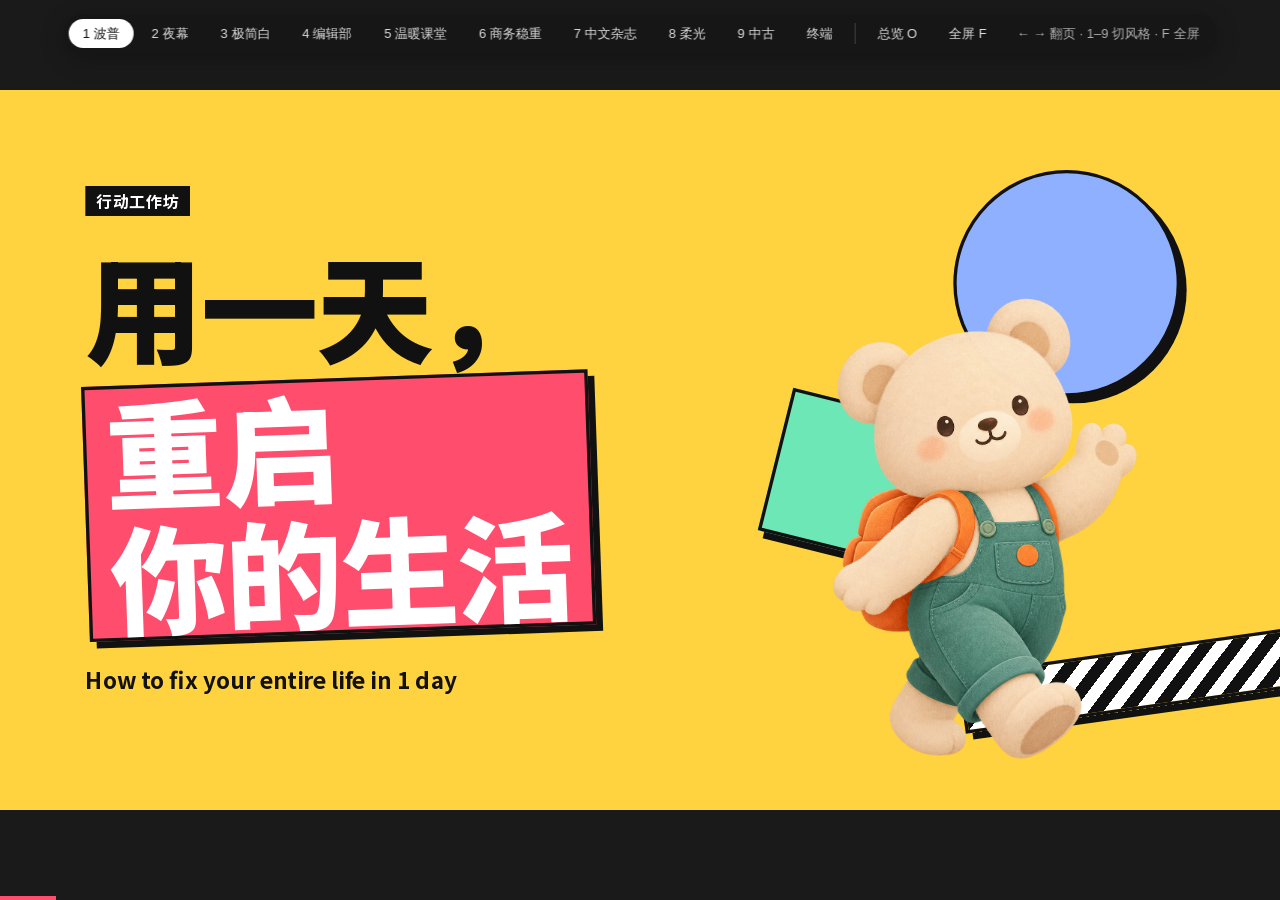
<file: index.html>
<!doctype html>
<html lang="zh-CN" data-theme="brutal" data-themes="[[&quot;brutal&quot;,&quot;波普&quot;],[&quot;dark&quot;,&quot;夜幕&quot;],[&quot;light&quot;,&quot;极简白&quot;],[&quot;editorial&quot;,&quot;编辑部&quot;],[&quot;classroom&quot;,&quot;温暖课堂&quot;],[&quot;business&quot;,&quot;商务稳重&quot;],[&quot;magazine&quot;,&quot;中文杂志&quot;],[&quot;glow&quot;,&quot;柔光&quot;],[&quot;midcentury&quot;,&quot;中古&quot;],[&quot;terminal&quot;,&quot;终端&quot;]]">
<head>
<meta charset="utf-8">
<meta name="viewport" content="width=device-width,initial-scale=1,minimum-scale=1,viewport-fit=cover">
<meta name="generator" content="APS">
<title>用一天，重启你的生活</title>
<link rel="icon" href="favicon.svg" type="image/svg+xml">
<link rel="icon" href="favicon.png" type="image/png" sizes="32x32">
<link rel="apple-touch-icon" href="apple-touch-icon.png">
<link rel="stylesheet" href="fonts/fonts.css">
<link rel="stylesheet" href="deck.css">
</head>
<body>
<div class="toolbar" role="region" aria-label="放映控制"><span class="hint">← → 翻页 · 1–9 切风格 · F 全屏</span></div>
<div class="stage" id="stage" role="main">
<link rel="preload" as="image" href="generated/20261102083117-1fb362.png"/><section class="slide cover" data-id="p001"><div class="deco" aria-hidden="true" data-bleed=""><i class="d1"></i><i class="d2"></i><i class="d3"></i></div><img class="ip ip-cover" src="generated/20261102083117-1fb362.png" alt="重启小熊背上背包，挥手出发" data-bleed=""/><div class="cover-meta a"><span>行动工作坊</span></div><h1 class="cover-title a">用一天，<br/><em>重启<br/>你的生活</em></h1><p class="cover-sub a">How to fix your entire life in 1 day</p><span class="ov-num">1</span></section>
<section class="slide" data-id="p003"><header class="hd"><div class="kicker"><span>今天的成果</span></div><h2 class="title">带走三份<em>行动成果</em></h2></header><div class="body"><div class="grid g3 st cyc"><div class="box card lg"><span class="no">01</span><h3>现状清单</h3><p>看清时间和精力的去向，写下最想改变的三个现状。</p></div><div class="box card lg"><span class="no">02</span><h3>90 天目标</h3><p>选出一个重点，明确结果、完成标准和截止日期。</p></div><div class="box card lg"><span class="no">03</span><h3>7 天行动表</h3><p>把改变放进日程，知道每天做什么、何时做。</p></div></div></div><span class="ov-num">2</span><footer class="ft"><span></span><span>02 / 23</span></footer><ol class="secnav" aria-hidden="true"><li><b>01</b><span>看清现状</span></li><li><b>02</b><span>明确取舍</span></li><li><b>03</b><span>设计行动</span></li><li><b>04</b><span>开始执行</span></li></ol></section>
<section class="slide stmt" data-id="p004"><div class="kicker a"><span>开始之前</span></div><p class="big a">今天不是把所有事情做完，<br/>而是决定<em>接下来怎么过</em>。</p><p class="big-sub a">从看清现状，到明确取舍，再把改变落实到日程。</p><span class="ov-num">3</span><footer class="ft"><span></span><span>03 / 23</span></footer><ol class="secnav" aria-hidden="true"><li><b>01</b><span>看清现状</span></li><li><b>02</b><span>明确取舍</span></li><li><b>03</b><span>设计行动</span></li><li><b>04</b><span>开始执行</span></li></ol></section>
<link rel="preload" as="image" href="generated/20261102083301-1d22f0.png"/><section class="slide divider" data-label="01 看清现状" data-id="p005" data-tone="1"><div class="dv-no">01</div><img class="ip ip-dv" src="generated/20261102083301-1d22f0.png" alt="重启小熊托腮思考，审视现状" data-bleed=""/><h2 class="dv-title a">看清现状</h2><p class="dv-sub a">看见时间、精力与生活的真实去向</p><ol class="dv-map a"><li class="now"><span>01</span></li><li class=""><span>02</span></li><li class=""><span>03</span></li><li class=""><span>04</span></li></ol><span class="ov-num">4</span><ol class="secnav" aria-hidden="true"><li class="now"><b>01</b><span>看清现状</span></li><li><b>02</b><span>明确取舍</span></li><li><b>03</b><span>设计行动</span></li><li><b>04</b><span>开始执行</span></li></ol></section>
<link rel="preload" as="image" href="generated/20261102083617-7b74ea.png"/><section class="slide" data-id="p006" data-tone="1"><header class="hd"><div class="kicker"><b>01</b><span>现状盘点 · 回看过去一周</span></div><h2 class="title">你的<em>时间和精力</em>去了哪里</h2></header><div class="split"><div><div class="rows nonum st"><div class="box row"><div><h3>时间花在哪里</h3><p>翻看日历与使用记录：哪些事情占用了最多时间？<br/>记录三项主要活动和大致时长。</p></div></div><div class="box row"><div><h3>精力被什么消耗</h3><p>哪些事让你疲惫？哪些事让你恢复状态？<br/>各记录三项消耗与补充精力的事。</p></div></div></div></div><div class="shotbox a"><img src="generated/20261102083617-7b74ea.png" alt="在窗边回顾日程，整理一周的时间记录"/></div></div><span class="ov-num">5</span><footer class="ft"><span>01 看清现状</span><span>05 / 23</span></footer><ol class="secnav" aria-hidden="true"><li class="now"><b>01</b><span>看清现状</span></li><li><b>02</b><span>明确取舍</span></li><li><b>03</b><span>设计行动</span></li><li><b>04</b><span>开始执行</span></li></ol></section>
<section class="slide" data-id="p007" data-tone="1"><header class="hd"><div class="kicker"><b>01</b><span>现状盘点 · 四个领域</span></div><h2 class="title">从四个领域<em>看见生活</em></h2></header><div class="body"><div class="grid g4 st cyc"><div class="box card"><span class="no">01</span><h3>健康</h3><p>睡眠、饮食、运动和身体状态，最近怎样？</p></div><div class="box card"><span class="no">02</span><h3>工作与财务</h3><p>工作节奏、收入与支出，哪些让你不满意？</p></div><div class="box card"><span class="no">03</span><h3>关系</h3><p>与家人、朋友、伴侣的相处，是否如你所愿？</p></div><div class="box card"><span class="no">04</span><h3>个人成长</h3><p>学习、兴趣与能力积累，是否还有空间？</p></div></div></div><span class="ov-num">6</span><footer class="ft"><span>01 看清现状</span><span>06 / 23</span></footer><ol class="secnav" aria-hidden="true"><li class="now"><b>01</b><span>看清现状</span></li><li><b>02</b><span>明确取舍</span></li><li><b>03</b><span>设计行动</span></li><li><b>04</b><span>开始执行</span></li></ol></section>
<section class="slide" data-id="p008" data-tone="1"><header class="hd"><div class="kicker"><b>01</b><span>现状盘点 · 写下来</span></div><h2 class="title">写下三个<em>不满意的现状</em></h2></header><div class="body"><div class="flow st cyc"><div class="box step"><span class="sn">01</span><h3>列出三个现状</h3><p>从四个领域中，选出最让你不满意的三件事。</p></div><span class="arrow"></span><div class="box step"><span class="sn">02</span><h3>各写一个事实</h3><p>用发生过的事或数字说明，不只写感受。</p></div><span class="arrow"></span><div class="box step"><span class="sn">03</span><h3>检查是否具体</h3><p>读一遍：别人能否看懂你到底想改变什么？</p></div></div></div><span class="ov-num">7</span><footer class="ft"><span>01 看清现状</span><span>07 / 23</span></footer><ol class="secnav" aria-hidden="true"><li class="now"><b>01</b><span>看清现状</span></li><li><b>02</b><span>明确取舍</span></li><li><b>03</b><span>设计行动</span></li><li><b>04</b><span>开始执行</span></li></ol></section>
<link rel="preload" as="image" href="generated/20261102083301-1d22f0.png"/><section class="slide stmt has-ip" data-id="p009" data-tone="1"><div class="kicker a"><b>01</b><span>现状盘点 · 停下来想一想</span></div><p class="big md a">如果未来一年<br/><em>什么都不改变</em>，<br/>你的生活会走向哪里？</p><p class="big-sub a">看看刚写下的三个现状，写出继续下去最可能的结果。</p><img class="ip ip-bust" src="generated/20261102083301-1d22f0.png" alt="重启小熊认真思考未来" data-bleed=""/><span class="ov-num">8</span><footer class="ft"><span>01 看清现状</span><span>08 / 23</span></footer><ol class="secnav" aria-hidden="true"><li class="now"><b>01</b><span>看清现状</span></li><li><b>02</b><span>明确取舍</span></li><li><b>03</b><span>设计行动</span></li><li><b>04</b><span>开始执行</span></li></ol></section>
<link rel="preload" as="image" href="generated/20261102083321-02db52.png"/><section class="slide divider" data-label="02 明确取舍" data-id="p010" data-tone="2"><div class="dv-no">02</div><img class="ip ip-dv" src="generated/20261102083321-02db52.png" alt="重启小熊手持地图，寻找方向" data-bleed=""/><h2 class="dv-title a">明确取舍</h2><p class="dv-sub a">找到真正值得改变的一件事</p><ol class="dv-map a"><li class="done"><span>01</span></li><li class="now"><span>02</span></li><li class=""><span>03</span></li><li class=""><span>04</span></li></ol><span class="ov-num">9</span><ol class="secnav" aria-hidden="true"><li class="done"><b>01</b><span>看清现状</span></li><li class="now"><b>02</b><span>明确取舍</span></li><li><b>03</b><span>设计行动</span></li><li><b>04</b><span>开始执行</span></li></ol></section>
<section class="slide" data-id="p011" data-tone="2"><header class="hd"><div class="kicker"><b>02</b><span>明确取舍 · 辨认愿望</span></div><h2 class="title">分清<em>想要</em>与应该想要</h2></header><div class="body"><div class="cmp st"><div class="h"></div><div class="h t1"><span>我真的想要</span></div><div class="h t2"><span>我觉得自己应该想要</span></div><div class="l">愿望来自哪里</div><div class="c">自己的经历、兴趣与在意的事</div><div class="c">别人的期待、比较或流行标准</div><div class="l">没有人知道时</div><div class="c">我仍然愿意投入时间</div><div class="c">少了认可，吸引力就明显下降</div><div class="l">问问自己</div><div class="c">这会怎样改变我的日常？</div><div class="c">我是在追求结果，还是证明自己？</div></div></div><span class="ov-num">10</span><footer class="ft"><span>02 明确取舍</span><span>10 / 23</span></footer><ol class="secnav" aria-hidden="true"><li class="done"><b>01</b><span>看清现状</span></li><li class="now"><b>02</b><span>明确取舍</span></li><li><b>03</b><span>设计行动</span></li><li><b>04</b><span>开始执行</span></li></ol></section>
<link rel="preload" as="image" href="generated/20261102083421-79fa17.png"/><section class="slide" data-id="p012" data-tone="2"><header class="hd"><div class="kicker"><b>02</b><span>明确取舍 · 描述方向</span></div><h2 class="title">描绘一个<em>理想的普通日</em></h2></header><div class="split"><div><div class="rows st"><div class="box row"><span class="n">01</span><div><h3>在哪里</h3><p>你在哪里醒来、工作和休息？周围是什么样？</p></div></div><div class="box row"><span class="n">02</span><div><h3>做什么</h3><p>一天的时间怎样分配？哪些事情值得持续做？</p></div></div><div class="box row"><span class="n">03</span><div><h3>和谁相处</h3><p>你想与谁见面、合作或共度时间？</p></div></div></div></div><div class="shotbox a"><img src="generated/20261102083421-79fa17.png" alt="安静明亮的窗边阅读场景，描绘有秩序的普通日" style="object-position:70% 50%"/></div></div><span class="ov-num">11</span><footer class="ft"><span>02 明确取舍</span><span>11 / 23</span></footer><ol class="secnav" aria-hidden="true"><li class="done"><b>01</b><span>看清现状</span></li><li class="now"><b>02</b><span>明确取舍</span></li><li><b>03</b><span>设计行动</span></li><li><b>04</b><span>开始执行</span></li></ol></section>
<section class="slide" data-id="p013" data-tone="2"><header class="hd"><div class="kicker"><b>02</b><span>明确取舍 · 选出重点</span></div><h2 class="title">只选一个<em>优先改变</em></h2></header><div class="body"><div class="flow st cyc"><div class="box step"><span class="sn">01</span><h3>回看全部问题</h3><p>把三个不满意的现状与理想普通日放在一起。</p></div><span class="arrow"></span><div class="box step"><span class="sn">02</span><h3>判断带动作用</h3><p>改变哪一项，最能带动其他方面改善？</p></div><span class="arrow"></span><div class="box step key"><span class="sn">03</span><h3>圈出一个重点</h3><p>本轮只选一项，作为未来90天的主目标。</p></div></div></div><span class="ov-num">12</span><footer class="ft"><span>02 明确取舍</span><span>12 / 23</span></footer><ol class="secnav" aria-hidden="true"><li class="done"><b>01</b><span>看清现状</span></li><li class="now"><b>02</b><span>明确取舍</span></li><li><b>03</b><span>设计行动</span></li><li><b>04</b><span>开始执行</span></li></ol></section>
<section class="slide" data-id="p014" data-tone="2"><header class="hd"><div class="kicker"><b>02</b><span>明确取舍 · 90 天目标</span></div><h2 class="title">把愿望写成<em>明确目标</em></h2></header><div class="body"><div class="grid g3 st cyc"><div class="box card lg"><span class="no">01</span><h3>结果</h3><p>90天后，你希望看到什么具体变化？</p></div><div class="box card lg"><span class="no">02</span><h3>完成标准</h3><p>用什么数字、行为或交付物判断完成？</p></div><div class="box card lg"><span class="no">03</span><h3>截止日期</h3><p>把90天后的具体日期写下来。</p></div></div><div class="tip a"><b>填写句式</b>到____年____月____日，我将完成____，以____作为完成标准。</div></div><span class="ov-num">13</span><footer class="ft"><span>02 明确取舍</span><span>13 / 23</span></footer><ol class="secnav" aria-hidden="true"><li class="done"><b>01</b><span>看清现状</span></li><li class="now"><b>02</b><span>明确取舍</span></li><li><b>03</b><span>设计行动</span></li><li><b>04</b><span>开始执行</span></li></ol></section>
<link rel="preload" as="image" href="generated/20261102083315-b50cc8.png"/><section class="slide divider" data-label="03 设计行动" data-id="p015" data-tone="3"><div class="dv-no">03</div><img class="ip ip-dv" src="generated/20261102083315-b50cc8.png" alt="重启小熊用笔记本制定行动计划" data-bleed=""/><h2 class="dv-title a">设计行动</h2><p class="dv-sub a">让行动不再依赖意志力</p><ol class="dv-map a"><li class="done"><span>01</span></li><li class="done"><span>02</span></li><li class="now"><span>03</span></li><li class=""><span>04</span></li></ol><span class="ov-num">14</span><ol class="secnav" aria-hidden="true"><li class="done"><b>01</b><span>看清现状</span></li><li class="done"><b>02</b><span>明确取舍</span></li><li class="now"><b>03</b><span>设计行动</span></li><li><b>04</b><span>开始执行</span></li></ol></section>
<section class="slide" data-id="p016" data-tone="3"><header class="hd"><div class="kicker"><b>03</b><span>设计行动 · 从目标倒推</span></div><h2 class="title">把目标拆成<em>明天第一步</em></h2></header><div class="body"><div class="flow st cyc"><div class="box step"><span class="sn">01</span><h3>90 天结果</h3><p>抄下已经确定的目标与完成标准。</p></div><span class="arrow"></span><div class="box step"><span class="sn">02</span><h3>本周里程碑</h3><p>未来七天，先完成哪一项看得见的进展？</p></div><span class="arrow"></span><div class="box step key"><span class="sn">03</span><h3>明天第一步</h3><p>用一个具体动作，写清楚从哪里开始。</p></div></div></div><span class="ov-num">15</span><footer class="ft"><span>03 设计行动</span><span>15 / 23</span></footer><ol class="secnav" aria-hidden="true"><li class="done"><b>01</b><span>看清现状</span></li><li class="done"><b>02</b><span>明确取舍</span></li><li class="now"><b>03</b><span>设计行动</span></li><li><b>04</b><span>开始执行</span></li></ol></section>
<section class="slide" data-id="p017" data-tone="3"><header class="hd"><div class="kicker"><b>03</b><span>设计行动 · 降低起步难度</span></div><h2 class="title">把第一步<em>缩小到能开始</em></h2></header><div class="body"><div class="pairs st"><div class="ph-h">原来的行动</div><div></div><div class="ph-h">缩小后的第一步</div><div class="box bad">今晚开始系统健身</div><span class="arrow"></span><div class="box good">换上运动鞋，出门走5分钟</div><div class="box bad">下班后把课程学完</div><span class="arrow"></span><div class="box good">打开课程，看第一节的前5分钟</div><div class="box bad">周末完成整个作品集</div><span class="arrow"></span><div class="box good">新建文档，写下第一个案例标题</div></div><div class="tip a"><b>轮到你</b>把自己的第一步改写成：即使状态不好，也愿意开始的动作。</div></div><span class="ov-num">16</span><footer class="ft"><span>03 设计行动</span><span>16 / 23</span></footer><ol class="secnav" aria-hidden="true"><li class="done"><b>01</b><span>看清现状</span></li><li class="done"><b>02</b><span>明确取舍</span></li><li class="now"><b>03</b><span>设计行动</span></li><li><b>04</b><span>开始执行</span></li></ol></section>
<link rel="preload" as="image" href="generated/20261102083420-f628b8.png"/><section class="slide" data-id="p018" data-tone="3"><header class="hd"><div class="kicker"><b>03</b><span>设计行动 · 调整环境</span></div><h2 class="title">让环境<em>支持你的行动</em></h2></header><div class="split"><div><div class="rows st"><div class="box row"><span class="n">01</span><div><h3>减少一个阻力</h3><p>把要用的材料、工具或衣物提前准备好。</p></div></div><div class="box row"><span class="n">02</span><div><h3>移除一个干扰</h3><p>行动时，把最容易分心的东西移出视线。</p></div></div><div class="box row"><span class="n">03</span><div><h3>设置一个提醒</h3><p>在日历或固定场景里，放一个开始信号。</p></div></div></div></div><div class="shotbox a"><img src="generated/20261102083420-f628b8.png" alt="准备好笔记本、收纳手机和运动鞋的行动环境"/></div></div><span class="ov-num">17</span><footer class="ft"><span>03 设计行动</span><span>17 / 23</span></footer><ol class="secnav" aria-hidden="true"><li class="done"><b>01</b><span>看清现状</span></li><li class="done"><b>02</b><span>明确取舍</span></li><li class="now"><b>03</b><span>设计行动</span></li><li><b>04</b><span>开始执行</span></li></ol></section>
<section class="slide" data-id="p019" data-tone="3"><header class="hd"><div class="kicker"><b>03</b><span>设计行动 · 提前安排</span></div><h2 class="title">有时间，也有<em>备用方案</em></h2></header><div class="body"><div class="pairs st"><div class="ph-h">可能遇到的问题</div><div></div><div class="ph-h">提前写好的安排</div><div class="box bad">一直等“有空再做”</div><span class="arrow"></span><div class="box good">明天____点，在____，做____</div><div class="box bad">原定时段被打断</div><span class="arrow"></span><div class="box good">改到____点，在____完成</div><div class="box bad">当天状态不好</div><span class="arrow"></span><div class="box good">至少完成这个最小动作：____</div></div></div><span class="ov-num">18</span><footer class="ft"><span>03 设计行动</span><span>18 / 23</span></footer><ol class="secnav" aria-hidden="true"><li class="done"><b>01</b><span>看清现状</span></li><li class="done"><b>02</b><span>明确取舍</span></li><li class="now"><b>03</b><span>设计行动</span></li><li><b>04</b><span>开始执行</span></li></ol></section>
<link rel="preload" as="image" href="generated/20261102083435-f54b5c.png"/><section class="slide divider" data-label="04 开始执行" data-id="p020" data-tone="4"><div class="dv-no">04</div><img class="ip ip-dv" src="generated/20261102083435-f54b5c.png" alt="重启小熊背起背包，迈出第一步" data-bleed=""/><h2 class="dv-title a">开始执行</h2><p class="dv-sub a">用一天完成规划，用七天开始改变</p><ol class="dv-map a"><li class="done"><span>01</span></li><li class="done"><span>02</span></li><li class="done"><span>03</span></li><li class="now"><span>04</span></li></ol><span class="ov-num">19</span><ol class="secnav" aria-hidden="true"><li class="done"><b>01</b><span>看清现状</span></li><li class="done"><b>02</b><span>明确取舍</span></li><li class="done"><b>03</b><span>设计行动</span></li><li class="now"><b>04</b><span>开始执行</span></li></ol></section>
<section class="slide" data-id="p021" data-tone="4"><header class="hd"><div class="kicker"><b>04</b><span>开始执行 · 一天安排</span></div><h2 class="title">用一天完成<em>生活重启</em></h2></header><div class="body"><ol class="tl st"><li><span class="when">上午</span><h3>盘点现状</h3><p class="out"><b>产出</b>回看一周，完成现状清单</p></li><li><span class="when">中午</span><h3>明确方向</h3><p class="out"><b>产出</b>选出重点，写下90天目标</p></li><li><span class="when">下午</span><h3>设计行动</h3><p class="out"><b>产出</b>拆出第一步，填好7天行动表</p></li><li><span class="when">晚上</span><h3>完成第一步</h3><p class="out"><b>产出</b>做一个最小动作，留下完成记录</p></li></ol></div><span class="ov-num">20</span><footer class="ft"><span>04 开始执行</span><span>20 / 23</span></footer><ol class="secnav" aria-hidden="true"><li class="done"><b>01</b><span>看清现状</span></li><li class="done"><b>02</b><span>明确取舍</span></li><li class="done"><b>03</b><span>设计行动</span></li><li class="now"><b>04</b><span>开始执行</span></li></ol></section>
<section class="slide" data-id="p022" data-tone="4"><header class="hd"><div class="kicker"><b>04</b><span>开始执行 · 填写练习</span></div><h2 class="title">排好未来<em>7 天行动</em></h2></header><div class="body"><table class="tbl"><thead class="a"><tr><th>日期</th><th>第1天</th><th>第2天</th><th>第3天</th><th>第4天</th><th>第5天</th><th>第6天</th><th>第7天</th></tr></thead><tbody class="st"><tr><td>做什么</td><td>____</td><td>____</td><td>____</td><td>____</td><td>____</td><td>____</td><td>____</td></tr><tr><td>何时做</td><td>____</td><td>____</td><td>____</td><td>____</td><td>____</td><td>____</td><td>____</td></tr><tr><td>完成标准</td><td>____</td><td>____</td><td>____</td><td>____</td><td>____</td><td>____</td><td>____</td></tr></tbody></table><div class="tip a"><b>填写方法</b>写上实际日期；每天安排一个具体动作，注明时间和完成标准。</div></div><span class="ov-num">21</span><footer class="ft"><span>04 开始执行</span><span>21 / 23</span></footer><ol class="secnav" aria-hidden="true"><li class="done"><b>01</b><span>看清现状</span></li><li class="done"><b>02</b><span>明确取舍</span></li><li class="done"><b>03</b><span>设计行动</span></li><li class="now"><b>04</b><span>开始执行</span></li></ol></section>
<section class="slide" data-id="p023" data-tone="4"><header class="hd"><div class="kicker"><b>04</b><span>开始执行 · 一周后复盘</span></div><h2 class="title">用复盘<em>调整下一周</em></h2></header><div class="body"><div class="grid g3 st cyc"><div class="box card lg"><span class="no">01</span><h3>完成了什么</h3><p>对照7天行动表，列出实际完成的动作和结果。</p></div><div class="box card lg"><span class="no">02</span><h3>卡在哪里</h3><p>找出没完成的具体环节：时间、难度还是干扰？</p></div><div class="box card lg"><span class="no">03</span><h3>下周调整什么</h3><p>保留有效安排，改动一个最影响执行的地方。</p></div></div><div class="tip a"><b>现在安排</b>在日历里预留一周后的复盘时间。</div></div><span class="ov-num">22</span><footer class="ft"><span>04 开始执行</span><span>22 / 23</span></footer><ol class="secnav" aria-hidden="true"><li class="done"><b>01</b><span>看清现状</span></li><li class="done"><b>02</b><span>明确取舍</span></li><li class="done"><b>03</b><span>设计行动</span></li><li class="now"><b>04</b><span>开始执行</span></li></ol></section>
<section class="slide end" data-id="p024"><p class="big a">谢谢观看</p><p class="big-sub a"></p><span class="ov-num">23</span></section>
</div>
<div class="progress"><i></i></div>
<script src="deck.js"></script>
</body>
</html>
</file>
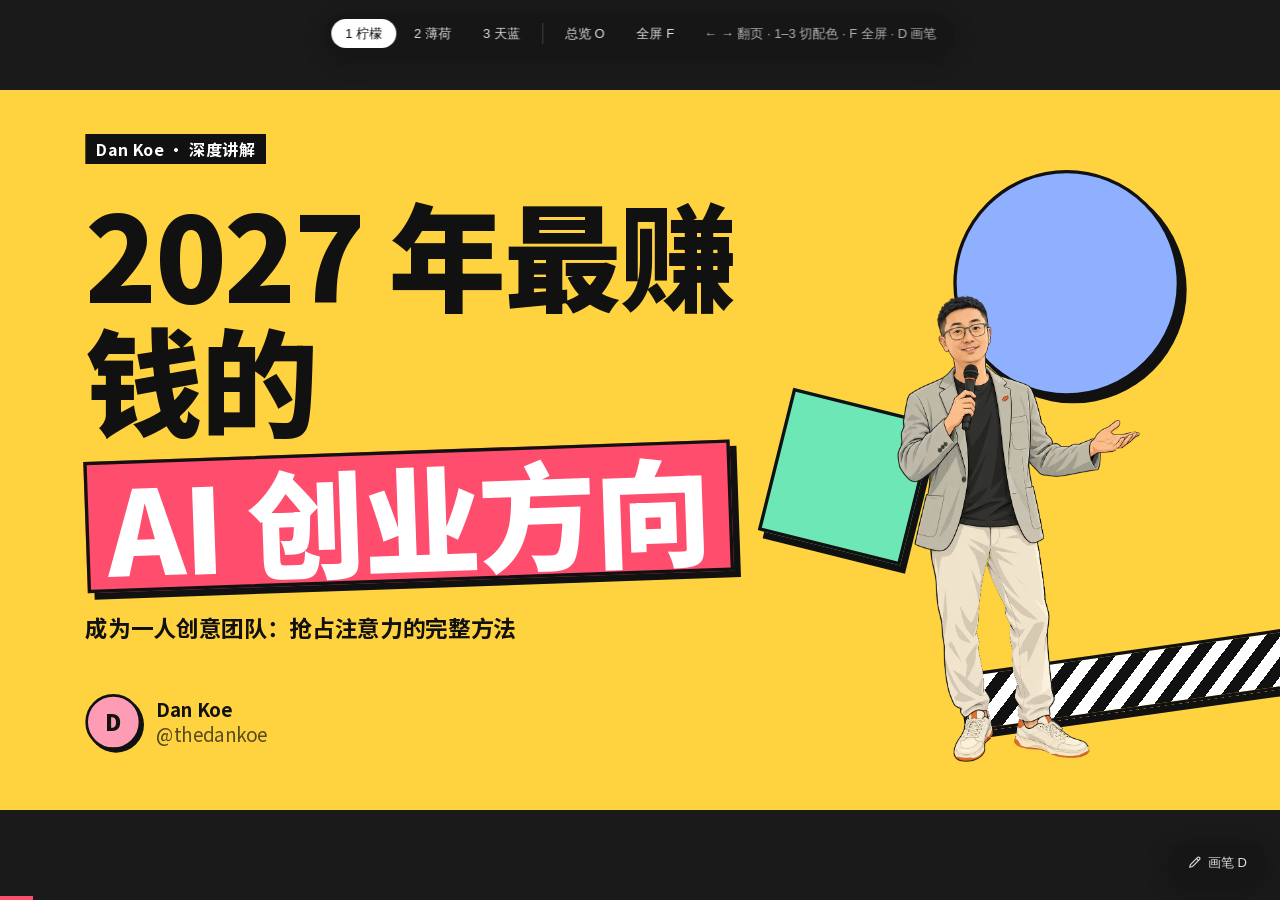
<file: mw3j9zbh-f170de/index.html>
<!doctype html>
<html lang="zh-CN" data-theme="brutal" data-palette="lemon" data-palettes="[[&quot;lemon&quot;,&quot;柠檬&quot;],[&quot;mint&quot;,&quot;薄荷&quot;],[&quot;sky&quot;,&quot;天蓝&quot;]]">
<head>
<meta charset="utf-8">
<meta name="viewport" content="width=device-width,initial-scale=1,minimum-scale=1,viewport-fit=cover">
<meta name="generator" content="APS">
<title>2027 年最赚钱的 AI 创业方向</title>
<link rel="icon" href="favicon.svg" type="image/svg+xml">
<link rel="icon" href="favicon.png" type="image/png" sizes="32x32">
<link rel="apple-touch-icon" href="apple-touch-icon.png">
<link rel="stylesheet" href="fonts/fonts.css">
<link rel="stylesheet" href="deck.css">
<style id="aps-theme-tweaks">
html[data-theme=brutal][data-palette=mint]{--bg:#e6f8ee;--accent:#e8384f;--accent2:#e8384f;--bad:#e8384f;--c1:#6ee7b7;--c2:#ffd23f;--c4:#8fb0ff}
html[data-theme=brutal][data-palette=sky]{--bg:#eaf0ff;--accent:#d9480f;--accent2:#d9480f;--bad:#d9480f;--c1:#8fb0ff;--c2:#ffd23f;--c5:#ff9cb5}
</style>
</head>
<body>
<div class="toolbar" role="region" aria-label="放映控制"><span class="hint">← → 翻页 · 1–3 切配色 · F 全屏 · D 画笔</span></div>
<div class="stage" id="stage" role="main">
<link rel="preload" as="image" href="uploads/20261105134218-3aa21a.png"/><section class="slide cover" data-id="p001"><div class="deco" aria-hidden="true" data-bleed=""><i class="d1"></i><i class="d2"></i><i class="d3"></i></div><img class="ip ip-cover" src="uploads/20261105134218-3aa21a.png" alt="讲师 Leo 手持麦克风讲解" data-bleed=""/><div class="cover-meta a"><span>Dan Koe · 深度讲解</span></div><h1 class="cover-title a">2027 年最赚钱的<br/><em>AI 创业方向</em></h1><p class="cover-sub a">成为一人创意团队：抢占注意力的完整方法</p><div class="byline a"><span class="avatar">D</span><span><b>Dan Koe</b><i>@thedankoe</i></span></div><span class="ov-num">1</span></section>
<section class="slide" data-id="p002"><header class="hd"><div class="kicker"><span>全文地图</span></div><h2 class="title">这篇长文，<em>讲五件事</em></h2><p class="lead">从「为什么是注意力」一路走到「怎么拿下第一个客户」——后半部分是能直接照着做的流程。</p></header><div class="body"><div class="rows wide nonum st"><div class="box row"><div><h3>为什么是注意力</h3><p>最赚钱的技能，一直是抢占注意力</p></div></div><div class="box row"><div><h3>钱在哪里</h3><p>创作者经济的三组数据</p></div></div><div class="box row"><div><h3>一人创意团队</h3><p>两种生意，三个岗位</p></div></div><div class="box row"><div><h3>从零打造个人品牌</h3><p>深访 → 抓取 → 内容地图，整套客户流程</p></div></div><div class="box row"><div><h3>拿下第一个客户</h3><p>无许可学徒法：先做免费活，送到他面前</p></div></div></div></div><span class="ov-num">2</span><footer class="ft"><span></span><span>02 / 39</span></footer><ol class="secnav" aria-hidden="true"><li><b>01</b><span>为什么是注意力</span></li><li><b>02</b><span>钱在哪里</span></li><li><b>03</b><span>一人创意团队</span></li><li><b>04</b><span>从零打造个人品牌</span></li><li><b>05</b><span>拿下第一个客户</span></li></ol></section>
<link rel="preload" as="image" href="uploads/20261105134215-07bc60.png"/><section class="slide divider" data-label="01 为什么是注意力" data-id="p003" data-tone="1"><div class="dv-no">01</div><img class="ip ip-dv" src="uploads/20261105134215-07bc60.png" alt="讲师 Leo 站立" data-bleed=""/><h2 class="dv-title a">为什么是注意力</h2><p class="dv-sub a">最赚钱的技能，一直是抢占注意力</p><ol class="dv-map a"><li class="now"><span>01</span></li><li class=""><span>02</span></li><li class=""><span>03</span></li><li class=""><span>04</span></li><li class=""><span>05</span></li></ol><span class="ov-num">3</span><ol class="secnav" aria-hidden="true"><li class="now"><b>01</b><span>为什么是注意力</span></li><li><b>02</b><span>钱在哪里</span></li><li><b>03</b><span>一人创意团队</span></li><li><b>04</b><span>从零打造个人品牌</span></li><li><b>05</b><span>拿下第一个客户</span></li></ol></section>
<section class="slide stmt" data-id="p004" data-tone="1"><div class="kicker a"><b>01</b><span>核心论点</span></div><p class="big a">最赚钱的技能，<br/>一直是<em>抢占注意力</em></p><p class="big-sub a">软件做得再好、书写了三年、再努力提升自己去争取更好的职业机会，都没用：如果没人知道你是谁、你能提供什么，他们怎么会付钱给你？</p><p class="big-sub a">所以无论你做什么工作、什么生意，<b>抢注意力和获取客户</b>，才是决定成败的第一件事。</p><span class="ov-num">4</span><footer class="ft"><span>01 为什么是注意力</span><span>04 / 39</span></footer><ol class="secnav" aria-hidden="true"><li class="now"><b>01</b><span>为什么是注意力</span></li><li><b>02</b><span>钱在哪里</span></li><li><b>03</b><span>一人创意团队</span></li><li><b>04</b><span>从零打造个人品牌</span></li><li><b>05</b><span>拿下第一个客户</span></li></ol></section>
<section class="slide" data-id="p005" data-tone="1"><header class="hd"><div class="kicker"><b>01</b><span>为什么是现在</span></div><h2 class="title">工作安全感下降，<em>只剩三条路</em></h2><p class="lead">而极大量的人，会选第三条。</p></header><div class="body"><div class="grid g3 st cyc"><div class="box card lg tall"><span class="no">01</span><h3>抱怨生活不公平</h3><p>然后什么都不做。</p></div><div class="box card lg tall"><span class="no">02</span><h3>提升技能、重新学习</h3><p>用更高的能力去换一份更好的工作机会。</p></div><div class="box card lg tall key"><span class="no">03</span><h3>开始做你一直想做的生意</h3><p>而他们开始的方式几乎都是同一种：做个人品牌。</p></div></div></div><span class="ov-num">5</span><footer class="ft"><span>01 为什么是注意力</span><span>05 / 39</span></footer><ol class="secnav" aria-hidden="true"><li class="now"><b>01</b><span>为什么是注意力</span></li><li><b>02</b><span>钱在哪里</span></li><li><b>03</b><span>一人创意团队</span></li><li><b>04</b><span>从零打造个人品牌</span></li><li><b>05</b><span>拿下第一个客户</span></li></ol></section>
<section class="slide stmt" data-id="p006" data-tone="1"><div class="kicker a"><b>01</b><span>注意力为什么值钱</span></div><p class="big a">钱能再赚，<br/>花掉的注意力<br/><em>拿不回来</em></p><p class="big-sub a">注意力是有限资源，而且只会越来越稀缺。所以钱会流向会抢注意力的人——这件事既适用于你自己的生意，也适用于别人的生意，而别人愿意为此付你高价。</p><span class="ov-num">6</span><footer class="ft"><span>01 为什么是注意力</span><span>06 / 39</span></footer><ol class="secnav" aria-hidden="true"><li class="now"><b>01</b><span>为什么是注意力</span></li><li><b>02</b><span>钱在哪里</span></li><li><b>03</b><span>一人创意团队</span></li><li><b>04</b><span>从零打造个人品牌</span></li><li><b>05</b><span>拿下第一个客户</span></li></ol></section>
<link rel="preload" as="image" href="uploads/20261105134215-20b0c1.png"/><section class="slide divider" data-label="02 钱在哪里" data-id="p007" data-tone="2"><div class="dv-no">02</div><img class="ip ip-dv" src="uploads/20261105134215-20b0c1.png" alt="讲师 Leo 举起手指讲解" data-bleed=""/><h2 class="dv-title a">钱在哪里</h2><p class="dv-sub a">创作者经济的三组数据</p><ol class="dv-map a"><li class="done"><span>01</span></li><li class="now"><span>02</span></li><li class=""><span>03</span></li><li class=""><span>04</span></li><li class=""><span>05</span></li></ol><span class="ov-num">7</span><ol class="secnav" aria-hidden="true"><li class="done"><b>01</b><span>为什么是注意力</span></li><li class="now"><b>02</b><span>钱在哪里</span></li><li><b>03</b><span>一人创意团队</span></li><li><b>04</b><span>从零打造个人品牌</span></li><li><b>05</b><span>拿下第一个客户</span></li></ol></section>
<section class="slide" data-id="p008" data-tone="2"><header class="hd"><div class="kicker"><b>02</b><span>创作者经济 · 数据</span></div><h2 class="title">钱正在<em>往这里涌</em></h2><p class="lead">数据几乎难以忽视。</p></header><div class="body"><div class="grid g3 st cyc"><div class="box card lg"><span class="no">01</span><p class="metric"><b>$480B</b>2027</p><h3>创作者经济规模</h3><p>高盛预测：2023 年 $250B，四年内近乎翻倍。</p></div><div class="box card lg"><span class="no">02</span><p class="metric"><b>$185B</b>2025</p><h3>创作者广告收入</h3><p>创作者拿到的广告收入，首次超过传统媒体。</p></div><div class="box card lg"><span class="no">03</span><p class="metric"><b>$43.9B</b>2026</p><h3>美国品牌付给创作者的钱</h3><p>IAB 预计：2021 年 $13.9B，五年约 3 倍。</p></div></div></div><span class="ov-num">8</span><footer class="ft"><span>02 钱在哪里</span><span>08 / 39</span></footer><ol class="secnav" aria-hidden="true"><li class="done"><b>01</b><span>为什么是注意力</span></li><li class="now"><b>02</b><span>钱在哪里</span></li><li><b>03</b><span>一人创意团队</span></li><li><b>04</b><span>从零打造个人品牌</span></li><li><b>05</b><span>拿下第一个客户</span></li></ol></section>
<section class="slide" data-id="p009" data-tone="2"><header class="hd"><div class="kicker"><b>02</b><span>注意力在哪里</span></div><h2 class="title">社交平台<em>拿走了注意力</em></h2></header><div class="body"><div class="rows wide st"><div class="box row"><span class="n">1</span><div><h3>注意力不在旧媒体了</h3><p>不在广播、电视、新闻里——社交平台才是注意力的所在地。</p></div></div><div class="box row"><span class="n">2</span><div><h3>任何生意，发内容几乎是默认动作</h3><p>从聊聊自己兴趣的生活方式生意，到下一个独角兽创业，都靠发内容吸引愿意付钱的受众。</p></div></div><div class="box row"><span class="n">3</span><div><h3>品牌的钱在往创作者身上搬</h3><p>Hormozi 说他们每月付给创作者超过 100 万美元来推广 Skool——而他本人就是创作者，这让 Skool 涨得更快。</p></div></div><div class="box row"><span class="n">4</span><div><h3>「创始人主导营销」成了创业圈热词</h3><p>说白了就是创始人开始做个人品牌、发内容。大多数人做得非常糟，这正是你的机会。</p></div></div></div></div><span class="ov-num">9</span><footer class="ft"><span>02 钱在哪里</span><span>09 / 39</span></footer><ol class="secnav" aria-hidden="true"><li class="done"><b>01</b><span>为什么是注意力</span></li><li class="now"><b>02</b><span>钱在哪里</span></li><li><b>03</b><span>一人创意团队</span></li><li><b>04</b><span>从零打造个人品牌</span></li><li><b>05</b><span>拿下第一个客户</span></li></ol></section>
<section class="slide" data-id="p010" data-tone="2"><header class="hd"><div class="kicker"><b>02</b><span>容易被忽略的区别</span></div><h2 class="title">会抢占注意力，<em>不等于抢到了</em></h2><p class="lead">一条推文或短视频爆到百万播放，其余每条只有一千播放——这说明你的内容还行，但品牌不存在。两样都要。</p></header><div class="body"><div class="grid g2 st cyc"><div class="box card lg"><span class="no">01</span><h3>一直追爆款</h3><p>大多数人的做法，也是大多数人惨败的原因：全部精力都盯在单条内容能不能爆。</p></div><div class="box card lg key"><span class="tag">作者要教的</span><span class="no">02</span><h3>建一个内容世界</h3><p>让人忍不住一探究竟——不靠某一条爆款，靠整套内容和品牌。</p></div></div></div><span class="ov-num">10</span><footer class="ft"><span>02 钱在哪里</span><span>10 / 39</span></footer><ol class="secnav" aria-hidden="true"><li class="done"><b>01</b><span>为什么是注意力</span></li><li class="now"><b>02</b><span>钱在哪里</span></li><li><b>03</b><span>一人创意团队</span></li><li><b>04</b><span>从零打造个人品牌</span></li><li><b>05</b><span>拿下第一个客户</span></li></ol></section>
<link rel="preload" as="image" href="uploads/20261105134215-685b0b.png"/><section class="slide divider" data-label="03 一人创意团队" data-id="p011" data-tone="3"><div class="dv-no">03</div><img class="ip ip-dv" src="uploads/20261105134215-685b0b.png" alt="讲师 Leo 抱着电脑工作" data-bleed=""/><h2 class="dv-title a">一人创意团队</h2><p class="dv-sub a">一个人，做完一个团队的工作</p><ol class="dv-map a"><li class="done"><span>01</span></li><li class="done"><span>02</span></li><li class="now"><span>03</span></li><li class=""><span>04</span></li><li class=""><span>05</span></li></ol><span class="ov-num">11</span><ol class="secnav" aria-hidden="true"><li class="done"><b>01</b><span>为什么是注意力</span></li><li class="done"><b>02</b><span>钱在哪里</span></li><li class="now"><b>03</b><span>一人创意团队</span></li><li><b>04</b><span>从零打造个人品牌</span></li><li><b>05</b><span>拿下第一个客户</span></li></ol></section>
<section class="slide" data-id="p012" data-tone="3"><header class="hd"><div class="kicker"><b>03</b><span>内容行业正在变化</span></div><h2 class="title">内容机构，都在说<em>同一件事</em></h2><p class="lead">作者是 Eden 的创始人，能看到别人拿不到的数据。他和内容机构、媒体团队聊下来，听到的都是这些：</p></header><div class="body"><div class="grid g3 st"><div class="box"><p class="quote">我们还没开始裁人，但每个人的产出都上去了——不扩团队也能接更多活。</p></div><div class="box"><p class="quote">客户雇我们，是因为他们连想内容的时间都没有。他们需要一个比自己更会用 AI 的策略师或创意总监。</p></div><div class="box"><p class="quote">AI 写不出最好的帖子，但它能研究什么在火、起草出「差不多」的稿子。我的工作变成审稿改稿，从 12 小时变成 4 小时。</p></div></div></div><span class="ov-num">12</span><footer class="ft"><span>03 一人创意团队</span><span>12 / 39</span></footer><ol class="secnav" aria-hidden="true"><li class="done"><b>01</b><span>为什么是注意力</span></li><li class="done"><b>02</b><span>钱在哪里</span></li><li class="now"><b>03</b><span>一人创意团队</span></li><li><b>04</b><span>从零打造个人品牌</span></li><li><b>05</b><span>拿下第一个客户</span></li></ol></section>
<section class="slide" data-id="p013" data-tone="3"><header class="hd"><div class="kicker"><b>03</b><span>最赚钱的 AI 生意</span></div><h2 class="title">一个人，<em>有两种做法</em></h2></header><div class="body"><div class="grid g2 st cyc"><div class="box card lg"><span class="no">01</span><h3>成为你自己的创意团队</h3><p>做个人品牌、建受众、做数字产品、建邮件列表，这是你唯一的重心。相信我，即便有 AI，这也是一份全职工作。</p><p class="meta">如果你是创作者，多半没精力再去做软件</p></div><div class="box card lg key"><span class="tag">需求更大</span><span class="no">02</span><h3>成为别人的创意团队</h3><p>帮公司、创始人，甚至没时间做内容的创作者，做出不可替代的内容。大多数创始人还在发「公告式」内容，完全不知道在网上建立影响力需要什么。</p></div></div></div><span class="ov-num">13</span><footer class="ft"><span>03 一人创意团队</span><span>13 / 39</span></footer><ol class="secnav" aria-hidden="true"><li class="done"><b>01</b><span>为什么是注意力</span></li><li class="done"><b>02</b><span>钱在哪里</span></li><li class="now"><b>03</b><span>一人创意团队</span></li><li><b>04</b><span>从零打造个人品牌</span></li><li><b>05</b><span>拿下第一个客户</span></li></ol></section>
<section class="slide" data-id="p014" data-tone="3"><header class="hd"><div class="kicker"><b>03</b><span>报价</span></div><h2 class="title">一个人的价格，<em>一个团队的活</em></h2></header><div class="body"><p class="big md a">1–3 个客户，<br/><em>$10–75k</em>／月</p><p class="big-sub a">你成为自己品牌、或别人品牌的创意总监。这个价格只是养一个完整团队成本的一小部分，一年在营销上砸几百万的老板不会为它眨眼。</p><p class="callout a">前提是：你够好、真的练过。别让脑子说服你，这是下一次快速致富的机会。</p></div><span class="ov-num">14</span><footer class="ft"><span>03 一人创意团队</span><span>14 / 39</span></footer><ol class="secnav" aria-hidden="true"><li class="done"><b>01</b><span>为什么是注意力</span></li><li class="done"><b>02</b><span>钱在哪里</span></li><li class="now"><b>03</b><span>一人创意团队</span></li><li><b>04</b><span>从零打造个人品牌</span></li><li><b>05</b><span>拿下第一个客户</span></li></ol></section>
<section class="slide" data-id="p015" data-tone="3"><header class="hd"><div class="kicker"><b>03</b><span>一人团队的三顶帽子</span></div><h2 class="title">一份工作，<em>三个岗位</em></h2></header><div class="body"><div class="flow st cyc"><div class="box step"><span class="sn">01</span><h3>品牌策略师</h3><p>负责定位和感知。第一个站出来说「别什么热点都追、别每条都想着爆」的人：增长重要，但不能拿信任和权威去换。</p></div><span class="arrow"></span><div class="box step"><span class="sn">02</span><h3>内容策略师</h3><p>研究各领域什么内容在跑、下一条该发什么；深挖形式、缩略图和标题结构、完播和传播。</p></div><span class="arrow"></span><div class="box step"><span class="sn">03</span><h3>写作 + 社媒运营</h3><p>写推文、脚本、长文、Newsletter，排期、发布，把策略师的想法和品牌策略师的方向落进内容里。</p></div></div></div><span class="ov-num">15</span><footer class="ft"><span>03 一人创意团队</span><span>15 / 39</span></footer><ol class="secnav" aria-hidden="true"><li class="done"><b>01</b><span>为什么是注意力</span></li><li class="done"><b>02</b><span>钱在哪里</span></li><li class="now"><b>03</b><span>一人创意团队</span></li><li><b>04</b><span>从零打造个人品牌</span></li><li><b>05</b><span>拿下第一个客户</span></li></ol></section>
<section class="slide" data-id="p016" data-tone="3"><header class="hd"><div class="kicker"><b>03</b><span>两个岗位的区别</span></div><h2 class="title">品牌策略<em>不是</em>内容策略</h2></header><div class="body"><div class="cmp st"><div class="h"></div><div class="h t1"><span>品牌策略</span></div><div class="h t2"><span>内容策略</span></div><div class="l">负责什么</div><div class="c">定位和感知：别人怎么看你</div><div class="c">发现什么内容在各领域跑得动，下一条该发什么</div><div class="l">会说什么</div><div class="c">别什么热点都追，增长不能拿信任和权威去换</div><div class="c">这个形式、这个标题结构、这个钩子最近很有效</div><div class="l">只做这一半</div><div class="c">被记住、被信任，但可能长得慢</div><div class="c">账号能长，但一停更就没人问你去哪了</div></div></div><span class="ov-num">16</span><footer class="ft"><span>03 一人创意团队</span><span>16 / 39</span></footer><ol class="secnav" aria-hidden="true"><li class="done"><b>01</b><span>为什么是注意力</span></li><li class="done"><b>02</b><span>钱在哪里</span></li><li class="now"><b>03</b><span>一人创意团队</span></li><li><b>04</b><span>从零打造个人品牌</span></li><li><b>05</b><span>拿下第一个客户</span></li></ol></section>
<section class="slide" data-id="p017" data-tone="3"><header class="hd"><div class="kicker"><b>03</b><span>大多数人的现状</span></div><h2 class="title">为什么用 AI <em>做不起来</em></h2></header><div class="body"><div class="rows wide st"><div class="box row"><span class="n">1</span><div><h3>把它当快速致富</h3><p>大多数人和 AI 建不出任何持久的东西，因为他们还在把 AI 当捷径。</p></div></div><div class="box row"><span class="n">2</span><div><h3>让 Claude 无方向地吐脚本</h3><p>以为这样就能和受众建立连接。方向和数据都没有，产出的只是无限的同质内容。</p></div></div><div class="box row"><span class="n">3</span><div><h3>几乎没人考虑品牌策略</h3><p>少数人会做内容策略；多数人只是把随机想法变成帖子，然后祈祷它表现好。</p></div></div></div><p class="callout a">这就是你的竞争对手——想做出差异，并不难。</p></div><span class="ov-num">17</span><footer class="ft"><span>03 一人创意团队</span><span>17 / 39</span></footer><ol class="secnav" aria-hidden="true"><li class="done"><b>01</b><span>为什么是注意力</span></li><li class="done"><b>02</b><span>钱在哪里</span></li><li class="now"><b>03</b><span>一人创意团队</span></li><li><b>04</b><span>从零打造个人品牌</span></li><li><b>05</b><span>拿下第一个客户</span></li></ol></section>
<link rel="preload" as="image" href="uploads/20261105134215-4a9978.png"/><section class="slide divider" data-label="04 从零打造个人品牌" data-id="p018" data-tone="4"><div class="dv-no">04</div><img class="ip ip-dv" src="uploads/20261105134215-4a9978.png" alt="讲师 Leo 讲解" data-bleed=""/><h2 class="dv-title a">从零打造个人品牌</h2><p class="dv-sub a">如果我是你的服务方，我会这样做</p><ol class="dv-map a"><li class="done"><span>01</span></li><li class="done"><span>02</span></li><li class="done"><span>03</span></li><li class="now"><span>04</span></li><li class=""><span>05</span></li></ol><span class="ov-num">18</span><ol class="secnav" aria-hidden="true"><li class="done"><b>01</b><span>为什么是注意力</span></li><li class="done"><b>02</b><span>钱在哪里</span></li><li class="done"><b>03</b><span>一人创意团队</span></li><li class="now"><b>04</b><span>从零打造个人品牌</span></li><li><b>05</b><span>拿下第一个客户</span></li></ol></section>
<section class="slide" data-id="p019" data-tone="4"><header class="hd"><div class="kicker"><b>04</b><span>Part III · 完整流程</span></div><h2 class="title">如果我做你的客户，<em>我会这样开始</em></h2><p class="lead">这套流程，你自己做品牌可以用；拿去给客户做内容生意，也可以用。</p></header><div class="body"><div class="flow st cyc"><div class="box step"><span class="sn">01</span><h3>品牌深访</h3><p>一通访谈电话，把「你和别人哪里不一样」全部挖出来，变成一份可给 AI 引用的品牌文档。</p></div><span class="arrow"></span><div class="box step"><span class="sn">02</span><h3>抓取最好的内容</h3><p>已经在发内容的，把他各平台最好的 10–20 条拉出来，建一个「他独特之处」的知识库。</p></div><span class="arrow"></span><div class="box step"><span class="sn">03</span><h3>研究支撑的内容地图</h3><p>把品牌视角和过去 6–12 个月验证过会火的结构合并，长出约 6 个月的选题。</p></div></div></div><span class="ov-num">19</span><footer class="ft"><span>04 从零打造个人品牌</span><span>19 / 39</span></footer><ol class="secnav" aria-hidden="true"><li class="done"><b>01</b><span>为什么是注意力</span></li><li class="done"><b>02</b><span>钱在哪里</span></li><li class="done"><b>03</b><span>一人创意团队</span></li><li class="now"><b>04</b><span>从零打造个人品牌</span></li><li><b>05</b><span>拿下第一个客户</span></li></ol></section>
<section class="slide" data-id="p020" data-tone="4"><header class="hd"><div class="kicker"><b>04</b><span>Step 1 · 品牌深访</span></div><h2 class="title">先找到你的<em>智力签名</em></h2><p class="lead">要让品牌和内容独一无二，你需要关于这个人的大量上下文。</p></header><div class="body"><div class="rows wide st"><div class="box row"><span class="n">1</span><div><h3>约一通访谈电话</h3><p>把客户（或你自己）当采访对象，问完后面所有问题。</p></div></div><div class="box row"><span class="n">2</span><div><h3>全程录音</h3><p>把逐字稿存好，之后随时能让 AI 基于它理解这个人。</p></div></div><div class="box row"><span class="n">3</span><div><h3>答案会长成内容主题</h3><p>这些问题会分叉成一个个能发 6–12 个月的主题，而不是一条帖子。</p></div></div><div class="box row"><span class="n">4</span><div><h3>存成一份品牌文档</h3><p>做选题、写稿时随时引用它——这就是你的品牌板。</p></div></div></div></div><span class="ov-num">20</span><footer class="ft"><span>04 从零打造个人品牌</span><span>20 / 39</span></footer><ol class="secnav" aria-hidden="true"><li class="done"><b>01</b><span>为什么是注意力</span></li><li class="done"><b>02</b><span>钱在哪里</span></li><li class="done"><b>03</b><span>一人创意团队</span></li><li class="now"><b>04</b><span>从零打造个人品牌</span></li><li><b>05</b><span>拿下第一个客户</span></li></ol></section>
<section class="slide" data-id="p021" data-tone="4"><header class="hd"><div class="kicker"><b>04</b><span>Step 1 · 访谈问题 1/6</span></div><h2 class="title">你<em>帮谁</em></h2></header><div class="body"><div class="qa g2 st"><div class="box"><p class="q">你最想帮谁？描述一个真实的人。</p><p class="ans">不是人群画像，是一个具体、真实存在的人。</p></div><div class="box"><p class="q">他现在糟糕的一天是什么样的？</p><p class="ans">哪几件事让他难受、卡住、烦躁。</p></div><div class="box"><p class="q">他向朋友抱怨的时候，会怎么说？</p><p class="ans">记下他的原话——这些就是你之后的文案和钩子。</p></div><div class="box"><p class="q">他已经试过什么、为什么没成？</p><p class="ans">这些失败决定了你该从哪里开始讲。</p></div></div></div><span class="ov-num">21</span><footer class="ft"><span>04 从零打造个人品牌</span><span>21 / 39</span></footer><ol class="secnav" aria-hidden="true"><li class="done"><b>01</b><span>为什么是注意力</span></li><li class="done"><b>02</b><span>钱在哪里</span></li><li class="done"><b>03</b><span>一人创意团队</span></li><li class="now"><b>04</b><span>从零打造个人品牌</span></li><li><b>05</b><span>拿下第一个客户</span></li></ol></section>
<section class="slide" data-id="p022" data-tone="4"><header class="hd"><div class="kicker"><b>04</b><span>Step 1 · 访谈问题 2/6</span></div><h2 class="title">你的<em>故事</em></h2></header><div class="body"><div class="qa g2 st"><div class="box"><p class="q">你经历过什么，是你的读者正在经历的？</p><p class="ans">你走过的那段路，就是最直接的信任来源。</p></div><div class="box"><p class="q">事情发生转变的那个瞬间是什么？</p><p class="ans">多小都算：一句话、一次失败、一个决定。</p></div><div class="box"><p class="q">你做成过、试过、失败过、想通了什么？</p><p class="ans">从大到小全部列出来，每一件都算数。</p></div><div class="box"><p class="q">你能拿出什么结果？</p><p class="ans">自己的，或者你帮过的人的结果。</p></div></div></div><span class="ov-num">22</span><footer class="ft"><span>04 从零打造个人品牌</span><span>22 / 39</span></footer><ol class="secnav" aria-hidden="true"><li class="done"><b>01</b><span>为什么是注意力</span></li><li class="done"><b>02</b><span>钱在哪里</span></li><li class="done"><b>03</b><span>一人创意团队</span></li><li class="now"><b>04</b><span>从零打造个人品牌</span></li><li><b>05</b><span>拿下第一个客户</span></li></ol></section>
<section class="slide" data-id="p023" data-tone="4"><header class="hd"><div class="kicker"><b>04</b><span>Step 1 · 访谈问题 3/6</span></div><h2 class="title">谁<em>塑造</em>了你的头脑</h2></header><div class="body"><div class="qa side st"><div class="box"><p class="q">谁的书、帖子、视频，你从来不会跳过？</p><p class="ans">写出真实的人名和作品名。</p></div><div class="box"><p class="q">他们的哪个观点，你总是会回到它？</p><p class="ans">以及为什么。</p></div><div class="box"><p class="q">谁改变了你的思考方式？</p><p class="ans">即使你今天已经不同意他。</p></div></div></div><span class="ov-num">23</span><footer class="ft"><span>04 从零打造个人品牌</span><span>23 / 39</span></footer><ol class="secnav" aria-hidden="true"><li class="done"><b>01</b><span>为什么是注意力</span></li><li class="done"><b>02</b><span>钱在哪里</span></li><li class="done"><b>03</b><span>一人创意团队</span></li><li class="now"><b>04</b><span>从零打造个人品牌</span></li><li><b>05</b><span>拿下第一个客户</span></li></ol></section>
<section class="slide" data-id="p024" data-tone="4"><header class="hd"><div class="kicker"><b>04</b><span>Step 1 · 访谈问题 4/6</span></div><h2 class="title">内容支柱与<em>独特视角</em></h2></header><div class="body"><div class="qa g2 st"><div class="box"><p class="q">哪些话题你能聊上好几个小时？</p><p class="ans">全部列出来，看起来不相关的也列。</p></div><div class="box"><p class="q">其中哪 2–3 个对你最重要？</p><p class="ans">这大概就是你的内容支柱。</p></div><div class="box"><p class="q">你切入每个话题的角度和别人有什么不同？</p><p class="ans">例如「从心理学切入」「以前当过护士」。</p></div><div class="box"><p class="q">别人最常找你请教什么？</p><p class="ans">这往往是你自己没意识到的专长。</p></div><div class="box"><p class="q">有什么话你在一遍又一遍地解释？</p><p class="ans">重复最多的那句，就是你的核心观点。</p></div></div></div><span class="ov-num">24</span><footer class="ft"><span>04 从零打造个人品牌</span><span>24 / 39</span></footer><ol class="secnav" aria-hidden="true"><li class="done"><b>01</b><span>为什么是注意力</span></li><li class="done"><b>02</b><span>钱在哪里</span></li><li class="done"><b>03</b><span>一人创意团队</span></li><li class="now"><b>04</b><span>从零打造个人品牌</span></li><li><b>05</b><span>拿下第一个客户</span></li></ol></section>
<section class="slide" data-id="p025" data-tone="4"><header class="hd"><div class="kicker"><b>04</b><span>Step 1 · 访谈问题 5/6</span></div><h2 class="title">使命与<em>信念</em></h2></header><div class="body"><div class="qa g2 st"><div class="box"><p class="q">你想帮人做到什么？</p><p class="ans">一句话，不要形容词堆砌。</p></div><div class="box"><p class="q">你相信什么，而你所在领域的大多数人不相信？</p><p class="ans">这就是你内容里最有拉力的那部分。</p></div><div class="box"><p class="q">业内哪条建议，你认为是错的？</p><p class="ans">「人人都在说」的那条，往往是你的机会。</p></div></div></div><span class="ov-num">25</span><footer class="ft"><span>04 从零打造个人品牌</span><span>25 / 39</span></footer><ol class="secnav" aria-hidden="true"><li class="done"><b>01</b><span>为什么是注意力</span></li><li class="done"><b>02</b><span>钱在哪里</span></li><li class="done"><b>03</b><span>一人创意团队</span></li><li class="now"><b>04</b><span>从零打造个人品牌</span></li><li><b>05</b><span>拿下第一个客户</span></li></ol></section>
<section class="slide" data-id="p026" data-tone="4"><header class="hd"><div class="kicker"><b>04</b><span>Step 1 · 访谈问题 6/6</span></div><h2 class="title">你<em>反对</em>什么</h2></header><div class="body"><div class="qa side st"><div class="box"><p class="q">哪种生活方式正在伤害你想帮的人？</p><p class="ans">指出具体的处境，而不是抽象的「不努力」。</p></div><div class="box"><p class="q">你想帮他们逃离什么样的生活？</p><p class="ans">用你自己的话说。</p></div><div class="box"><p class="q">如果可以删掉一个迷思或习惯，你会删掉哪个？</p><p class="ans">是一个习惯或一个想法——不是某个人或某家公司。</p></div></div></div><span class="ov-num">26</span><footer class="ft"><span>04 从零打造个人品牌</span><span>26 / 39</span></footer><ol class="secnav" aria-hidden="true"><li class="done"><b>01</b><span>为什么是注意力</span></li><li class="done"><b>02</b><span>钱在哪里</span></li><li class="done"><b>03</b><span>一人创意团队</span></li><li class="now"><b>04</b><span>从零打造个人品牌</span></li><li><b>05</b><span>拿下第一个客户</span></li></ol></section>
<section class="slide" data-id="p027" data-tone="4"><header class="hd"><div class="kicker"><b>04</b><span>Step 1 · 收尾三组</span></div><h2 class="title">为什么是现在，<em>你要带他们去哪</em></h2></header><div class="body"><div class="qa g2 st"><div class="box"><p class="q">世界刚变了什么，大多数人还没注意到？</p><p class="ans">这就是你「为什么是现在」。</p></div><div class="box"><p class="q">跟着你五年后，他们的日常是什么样？</p><p class="ans">具体到一天怎么过。</p></div><div class="box"><p class="q">他们会在简介里自豪地怎么称呼自己？</p><p class="ans">他们自己想写下的那句话。</p></div><div class="box"><p class="q">在他们的故事里，你是谁？</p><p class="ans">向导、记录者，还是带着地图回来的人。</p></div><div class="box"><p class="q">理想读者每天相信什么、做什么？</p><p class="ans">列出 5–12 条。</p></div><div class="box"><p class="q">你给自己的方法、问题起过名字吗？</p><p class="ans">有名字的想法才会传播。</p></div></div></div><span class="ov-num">27</span><footer class="ft"><span>04 从零打造个人品牌</span><span>27 / 39</span></footer><ol class="secnav" aria-hidden="true"><li class="done"><b>01</b><span>为什么是注意力</span></li><li class="done"><b>02</b><span>钱在哪里</span></li><li class="done"><b>03</b><span>一人创意团队</span></li><li class="now"><b>04</b><span>从零打造个人品牌</span></li><li><b>05</b><span>拿下第一个客户</span></li></ol></section>
<link rel="preload" as="image" href="uploads/20261105134215-20b0c1.png"/><section class="slide stmt has-ip" data-id="p028" data-tone="4"><div class="kicker a"><b>04</b><span>Step 1 · 关键认知</span></div><p class="big a">讲不完，<br/>才是<em>正常的</em></p><p class="big-sub a">这些问题会分叉成一个个内容主题，在 6–12 个月里陆续发出去。很多人会问：怎么在一个帖子里把这一切讲完？你不用。</p><p class="big-sub a">这是一场长期游戏——想快速拿到注意力和权威的人，大多失败得很难看。</p><img class="ip ip-bust" src="uploads/20261105134215-20b0c1.png" alt="讲师 Leo 讲解" data-bleed=""/><span class="ov-num">28</span><footer class="ft"><span>04 从零打造个人品牌</span><span>28 / 39</span></footer><ol class="secnav" aria-hidden="true"><li class="done"><b>01</b><span>为什么是注意力</span></li><li class="done"><b>02</b><span>钱在哪里</span></li><li class="done"><b>03</b><span>一人创意团队</span></li><li class="now"><b>04</b><span>从零打造个人品牌</span></li><li><b>05</b><span>拿下第一个客户</span></li></ol></section>
<section class="slide" data-id="p029" data-tone="4"><header class="hd"><div class="kicker"><b>04</b><span>Step 2 · 建知识库</span></div><h2 class="title">抓取他<em>最好的内容</em></h2><p class="lead">AI 复制不了一个人的口吻：即使接近，总有一点不对劲。</p></header><div class="body"><div class="rows wide st"><div class="box row"><span class="n">1</span><div><h3>先明确目的</h3><p>公司口吻 AI 能写，但个人品牌要那点独一无二。这一步是建知识库，不是自动化。</p></div></div><div class="box row"><span class="n">2</span><div><h3>接上工具</h3><p>用 MCP 把 Claude 连到 Eden，给它社交账号，就能拉他的帖子和平台爆款。</p></div></div><div class="box row"><span class="n">3</span><div><h3>让它整理成文档</h3><p>每平台 10–20 条最好的帖子：核心观点、有性格的口吻、能让人追随的世界观。</p></div></div><div class="box row"><span class="n">4</span><div><h3>然后人工再看一遍</h3><p>看一遍他各平台的高赞帖，找可以复制的模式。</p></div></div></div></div><span class="ov-num">29</span><footer class="ft"><span>04 从零打造个人品牌</span><span>29 / 39</span></footer><ol class="secnav" aria-hidden="true"><li class="done"><b>01</b><span>为什么是注意力</span></li><li class="done"><b>02</b><span>钱在哪里</span></li><li class="done"><b>03</b><span>一人创意团队</span></li><li class="now"><b>04</b><span>从零打造个人品牌</span></li><li><b>05</b><span>拿下第一个客户</span></li></ol></section>
<section class="slide" data-id="p041" data-tone="4"><header class="hd"><div class="kicker"><b>04</b><span>Step 2 · 提示词</span></div><h2 class="title">把他的账号<em>喂给 AI</em></h2><p class="lead">目的不是让 AI 模仿他，而是把他独特在哪里整理成一份可引用的文档。</p></header><div class="body"><div class="tip a"><b>原文提示词，可直接复制（给他本人各个平台的账号）</b>Pull the best content from [@handles]. 10-20 posts from each platform they are on. Then, I want you to note down the core ideas that make them unique, the aspects of their voice that have personality, and a guess at what their worldview or philosophy is that could rally other people behind it. In essence, note down everything that led to their growth, and compile it into a document.</div><p class="note a">它要交回三样东西：<b>核心观点</b>、<b>有性格的口吻</b>、<b>能让人追随的世界观</b>——也就是「他为什么能涨」的全部线索，整理成一份随时可引用的文档。</p></div><span class="ov-num">30</span><footer class="ft"><span>04 从零打造个人品牌</span><span>30 / 39</span></footer><ol class="secnav" aria-hidden="true"><li class="done"><b>01</b><span>为什么是注意力</span></li><li class="done"><b>02</b><span>钱在哪里</span></li><li class="done"><b>03</b><span>一人创意团队</span></li><li class="now"><b>04</b><span>从零打造个人品牌</span></li><li><b>05</b><span>拿下第一个客户</span></li></ol></section>
<section class="slide" data-id="p030" data-tone="4"><header class="hd"><div class="kicker"><b>04</b><span>Step 2.5 · 从零开始的人</span></div><h2 class="title">你的头脑，<em>由别人塑造</em></h2><p class="lead">如果你还没开始发内容，这可能是你能做的最有价值的一件事。</p></header><div class="body"><div class="rows wide st"><div class="box row"><span class="n">1</span><div><h3>想法都是「解读」</h3><p>你的头脑由影响你最深的人塑造。你最好的想法，就是你如何解读从别人那里吸收来的想法。</p></div></div><div class="box row"><span class="n">2</span><div><h3>「像艺术家一样偷」</h3><p>不是抄袭，而是头脑本来就这么工作。</p></div></div><div class="box row"><span class="n">3</span><div><h3>聪明与愚蠢</h3><p>遇到新观点就换掉旧信念，是聪明的标志；永远不放掉那些带不来好结果的信念，是愚蠢。</p></div></div></div></div><span class="ov-num">31</span><footer class="ft"><span>04 从零打造个人品牌</span><span>31 / 39</span></footer><ol class="secnav" aria-hidden="true"><li class="done"><b>01</b><span>为什么是注意力</span></li><li class="done"><b>02</b><span>钱在哪里</span></li><li class="done"><b>03</b><span>一人创意团队</span></li><li class="now"><b>04</b><span>从零打造个人品牌</span></li><li><b>05</b><span>拿下第一个客户</span></li></ol></section>
<section class="slide" data-id="p031" data-tone="4"><header class="hd"><div class="kicker"><b>04</b><span>Step 2.5 · 具体做法</span></div><h2 class="title">然后列出<em>5–10 个人</em></h2></header><div class="body"><div class="rows wide st"><div class="box row"><span class="n">1</span><div><h3>列出影响你最深的 5–10 个人</h3><p>如果他们是创作者更好：把他们放进一个列表，看他们的全部内容。</p></div></div><div class="box row"><span class="n">2</span><div><h3>用同一个提示词</h3><p>把 Step 2 那套提示词换成他们的账号：核心观点、口吻、世界观。</p></div></div><div class="box row"><span class="n">3</span><div><h3>没有社交账号也能做</h3><p>让 AI 从全网和他们的书里，把他最好的想法拉出来，存成文档。</p></div></div></div><p class="callout a">我的脑子大部分是 Naval、Leo Gura、Mihaly C、Steven Kotler、Ken Wilber 的想法搅在一起，再加上我自己的经历——这才是「我的」。</p></div><span class="ov-num">32</span><footer class="ft"><span>04 从零打造个人品牌</span><span>32 / 39</span></footer><ol class="secnav" aria-hidden="true"><li class="done"><b>01</b><span>为什么是注意力</span></li><li class="done"><b>02</b><span>钱在哪里</span></li><li class="done"><b>03</b><span>一人创意团队</span></li><li class="now"><b>04</b><span>从零打造个人品牌</span></li><li><b>05</b><span>拿下第一个客户</span></li></ol></section>
<section class="slide" data-id="p032" data-tone="4"><header class="hd"><div class="kicker"><b>04</b><span>Step 3 · 内容地图</span></div><h2 class="title">戴上<em>艺术家的帽子</em></h2><p class="lead">你不抄，你是在收集参考——艺术家都有灵感板，取的是模式和原则。</p></header><div class="body"><div class="grid g4 steps4 st cyc"><div class="box card"><span class="no">01</span><h3>3–4 个内容支柱</h3><p>独特、够宽，从你的视角出发。</p></div><div class="box card"><span class="no">02</span><h3>5–7 个话题</h3><p>既验证过会火，也有你的视角。</p></div><div class="box card"><span class="no">03</span><h3>5–10 个选题</h3><p>很大概率能表现好的具体选题。</p></div><div class="box card"><span class="no">04</span><h3>4–5 个角度</h3><p>同一个选题，从不同角度切进去。</p></div></div><p class="note a">合并后，你就得到大约 <b>6 个月</b>的内容。</p></div><span class="ov-num">33</span><footer class="ft"><span>04 从零打造个人品牌</span><span>33 / 39</span></footer><ol class="secnav" aria-hidden="true"><li class="done"><b>01</b><span>为什么是注意力</span></li><li class="done"><b>02</b><span>钱在哪里</span></li><li class="done"><b>03</b><span>一人创意团队</span></li><li class="now"><b>04</b><span>从零打造个人品牌</span></li><li><b>05</b><span>拿下第一个客户</span></li></ol></section>
<link rel="preload" as="image" href="uploads/20261105134215-e8e22e.png"/><section class="slide divider" data-label="05 拿下第一个客户" data-id="p033" data-tone="1"><div class="dv-no">05</div><img class="ip ip-dv" src="uploads/20261105134215-e8e22e.png" alt="讲师 Leo 挥手欢迎" data-bleed=""/><h2 class="dv-title a">拿下第一个客户</h2><p class="dv-sub a">无许可学徒法</p><ol class="dv-map a"><li class="done"><span>01</span></li><li class="done"><span>02</span></li><li class="done"><span>03</span></li><li class="done"><span>04</span></li><li class="now"><span>05</span></li></ol><span class="ov-num">34</span><ol class="secnav" aria-hidden="true"><li class="done"><b>01</b><span>为什么是注意力</span></li><li class="done"><b>02</b><span>钱在哪里</span></li><li class="done"><b>03</b><span>一人创意团队</span></li><li class="done"><b>04</b><span>从零打造个人品牌</span></li><li class="now"><b>05</b><span>拿下第一个客户</span></li></ol></section>
<section class="slide stmt" data-id="p035" data-tone="1"><div class="kicker a"><b>05</b><span>Part IV · 拿下第一个客户</span></div><p class="big a">我还是给你<br/><em>写了 10 条</em></p><p class="big-sub a">几年前，我朋友 JK Molina——基本是「推特代写」这个路数的开创者——给我发来一条私信。</p><p class="big-sub a">「Dan，我知道你不想让别人替你写，但我还是给你写了 10 条。先发发看：喜欢就让我接着写，不喜欢就当给我一句推荐语。」</p><p class="big-sub a">我当时就意识到：这可能是拿下一个月 $2,500–5,000 内容客户最好的方法。</p><span class="ov-num">35</span><footer class="ft"><span>05 拿下第一个客户</span><span>35 / 39</span></footer><ol class="secnav" aria-hidden="true"><li class="done"><b>01</b><span>为什么是注意力</span></li><li class="done"><b>02</b><span>钱在哪里</span></li><li class="done"><b>03</b><span>一人创意团队</span></li><li class="done"><b>04</b><span>从零打造个人品牌</span></li><li class="now"><b>05</b><span>拿下第一个客户</span></li></ol></section>
<section class="slide" data-id="p036" data-tone="1"><header class="hd"><div class="kicker"><b>05</b><span>无许可学徒法</span></div><h2 class="title">先做免费活，<em>送到他面前</em></h2><p class="lead">Permissionless Apprentice：先做免费的活，不请求许可。这一单的价格：$2,500–5,000／月。</p></header><div class="body"><div class="rows wide st"><div class="box row"><span class="n">1</span><div><h3>给梦想客户做免费的活</h3><p>然后想尽办法，把它送到他眼前。</p></div></div><div class="box row"><span class="n">2</span><div><h3>目标客户</h3><p>正忙着的创作者、创始人，或只是被增长卡住的人。</p></div></div><div class="box row"><span class="n">3</span><div><h3>一条提示词跑完全流程</h3><p>把前面三步对着他做一遍，再让 AI 起草 10 条帖子、你改到能发。</p></div></div><div class="box row"><span class="n">4</span><div><h3>每天发 10 条私信</h3><p>如果你真这么做，我很难相信一个月内一个客户都拿不到。</p></div></div></div></div><span class="ov-num">36</span><footer class="ft"><span>05 拿下第一个客户</span><span>36 / 39</span></footer><ol class="secnav" aria-hidden="true"><li class="done"><b>01</b><span>为什么是注意力</span></li><li class="done"><b>02</b><span>钱在哪里</span></li><li class="done"><b>03</b><span>一人创意团队</span></li><li class="done"><b>04</b><span>从零打造个人品牌</span></li><li class="now"><b>05</b><span>拿下第一个客户</span></li></ol></section>
<link rel="preload" as="image" href="uploads/20261105134215-e8e22e.png"/><section class="slide stmt has-ip" data-id="p037" data-tone="1"><div class="kicker a"><b>05</b><span>所以，现在</span></div><p class="big a">机会就在眼前，<br/>工具也<em>都已经在了</em></p><p class="big-sub a">找到这些客户、走完深访流程、给他们做出好内容——你手上的工具已经够用。</p><img class="ip ip-bust" src="uploads/20261105134215-e8e22e.png" alt="讲师 Leo 挥手" data-bleed=""/><span class="ov-num">37</span><footer class="ft"><span>05 拿下第一个客户</span><span>37 / 39</span></footer><ol class="secnav" aria-hidden="true"><li class="done"><b>01</b><span>为什么是注意力</span></li><li class="done"><b>02</b><span>钱在哪里</span></li><li class="done"><b>03</b><span>一人创意团队</span></li><li class="done"><b>04</b><span>从零打造个人品牌</span></li><li class="now"><b>05</b><span>拿下第一个客户</span></li></ol></section>
<section class="slide" data-id="p039"><header class="hd"><div class="kicker"><span>附录</span></div><h2 class="title">文中提到的<em>工具与资源</em></h2></header><div class="body"><div class="rows wide st"><div class="box row"><span class="n">1</span><div><h3>Eden</h3><p>作者自己的工具：研究爆款选题、排期发布、卖数字产品、跑邮件列表；可接 MCP 让 AI 调用数据。</p></div></div><div class="box row"><span class="n">2</span><div><h3>第二次文艺复兴工作坊</h3><p>与 Hussain Ibarra（Substack 从 2,600 涨到 20,100 订阅）合作，教写人们真的想读的 Newsletter 和文章，$49。</p></div></div><div class="box row"><span class="n">3</span><div><h3>问卷 + 30 天创作者冲刺</h3><p>作者的问卷与提示词，附 30 天课程：把正在爆的内容和你自己的独特之处合成一套策略。</p></div></div><div class="box row"><span class="n">4</span><div><h3>完整流程文档</h3><p>把深访、抓取、内容地图整套流程做成一份可复制的文档和提示词。</p></div></div></div></div><span class="ov-num">38</span><footer class="ft"><span></span><span>38 / 39</span></footer><ol class="secnav" aria-hidden="true"><li><b>01</b><span>为什么是注意力</span></li><li><b>02</b><span>钱在哪里</span></li><li><b>03</b><span>一人创意团队</span></li><li><b>04</b><span>从零打造个人品牌</span></li><li><b>05</b><span>拿下第一个客户</span></li></ol></section>
<link rel="preload" as="image" href="uploads/20261105134218-3aa21a.png"/><section class="slide end" data-id="p040"><img class="ip ip-end" src="uploads/20261105134218-3aa21a.png" alt="讲师 Leo 讲解" data-bleed=""/><p class="big a">2027 年最赚钱的 AI 创业方向</p><p class="big-sub a">你要么成为创作者，要么付钱给创作者，要么为创作者工作并被付钱。</p><div class="byline a"><span class="avatar">D</span><span><b>Dan Koe</b><i>@thedankoe</i></span></div><span class="ov-num">39</span></section>
</div>
<div class="progress"><i></i></div>
<script src="deck.js"></script>
</body>
</html>
</file>
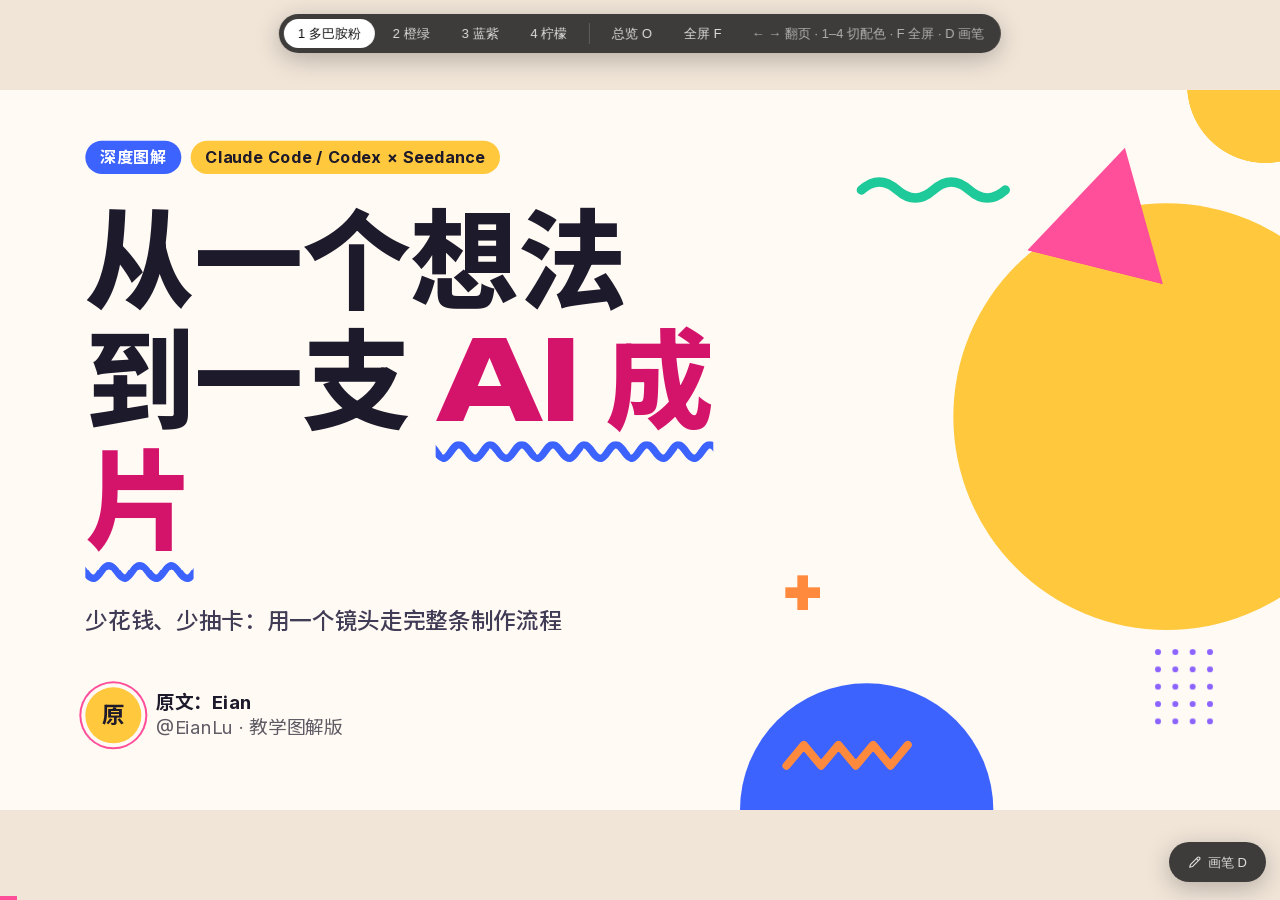
<file: mw4lo3le-840f5d/index.html>
<!doctype html>
<html lang="zh-CN" data-theme="memphis" data-palette="pink" data-palettes="[[&quot;pink&quot;,&quot;多巴胺粉&quot;],[&quot;citrus&quot;,&quot;橙绿&quot;],[&quot;violet&quot;,&quot;蓝紫&quot;],[&quot;lemon&quot;,&quot;柠檬&quot;]]">
<head>
<meta charset="utf-8">
<meta name="viewport" content="width=device-width,initial-scale=1,minimum-scale=1,viewport-fit=cover">
<meta name="generator" content="APS">
<title>从一个想法到一支 AI 成片｜Claude Code / Codex × Seedance</title>
<link rel="icon" href="favicon.svg" type="image/svg+xml">
<link rel="icon" href="favicon.png" type="image/png" sizes="32x32">
<link rel="apple-touch-icon" href="apple-touch-icon.png">
<link rel="stylesheet" href="fonts/fonts.css">
<link rel="stylesheet" href="deck.css">
<style id="aps-theme-tweaks">
html[data-theme=memphis][data-palette=citrus]{--accent:#ff6a1f;--accent2:#ff6a1f;--accent-ink:#c25118;--on-accent:#1d1a2b;--soft:#ffeddd;--soft-line:#ffc19e;--bg:#fffbf2;--frame:#efe6d2;--m2:#d4ef3a;--m3:#13b36b;--m3-on:#1d1a2b;--m4:#38b2ff;--m5:#ff5fa2;--m6:#7b61ff}
html[data-theme=memphis][data-palette=violet]{--accent:#6b4dff;--accent2:#6b4dff;--accent-ink:#6b4dff;--on-accent:#ffffff;--soft:#eae5ff;--soft-line:#c0b2ff;--bg:#f8f6ff;--frame:#e2ddf2;--line:#e6e1f5;--m2:#ff8fd8;--m3:#2f5ff0;--m4:#2fd6c6;--m5:#ffc83d;--m6:#ff5fa2;--wave:var(--m4)}
html[data-theme=memphis][data-palette=lemon]{--bg:#fffef6;--frame:#efebd6;--accent:#ffd60a;--accent2:#ffd60a;--accent-ink:#2846e0;--on-accent:#1d1a2b;--soft:#fff6c2;--soft-line:#ffe680;--m2:#ff5c8a;--m3:#2f55f5;--m4:#19c39a;--m5:#ff8a3d;--m6:#8c63ff;--wave:var(--accent)}
</style>
</head>
<body>
<div class="toolbar" role="region" aria-label="放映控制"><span class="hint">← → 翻页 · 1–4 切配色 · F 全屏 · D 画笔</span></div>
<div class="stage" id="stage" role="main">
<section class="slide cover" data-label="00 先看懂整条制作路线" data-id="p001" data-tone="1"><div class="deco" aria-hidden="true" data-bleed=""><i class="d1"></i><i class="d2"></i><i class="d3"></i></div><div class="cover-meta a"><span>深度图解</span><span>Claude Code / Codex × Seedance</span></div><h1 class="cover-title a">从一个想法<br/>到一支 <em>AI 成片</em></h1><p class="cover-sub a">少花钱、少抽卡：用一个镜头走完整条制作流程</p><div class="byline a"><span class="avatar">原</span><span><b>原文：Eian</b><i>@EianLu · 教学图解版</i></span></div><span class="ov-num">1</span></section>
<section class="slide divider" data-id="p002" data-tone="1"><div class="dv-no">00</div><h2 class="dv-title a">先看懂整条制作路线</h2><p class="dv-sub a">少抽卡的关键，是逐项消除不确定性</p><ol class="dv-map a"><li class="now"><span>00</span></li><li class=""><span>01</span></li><li class=""><span>02</span></li><li class=""><span>03</span></li><li class=""><span>04</span></li><li class=""><span>05</span></li><li class=""><span>06</span></li><li class=""><span>A</span></li></ol><span class="ov-num">2</span><ol class="secnav" aria-hidden="true"><li class="now"><b>00</b><span>先看懂整条制作路线</span></li><li><b>01</b><span>先把故事讲明白</span></li><li><b>02</b><span>把故事变成能拍的镜头</span></li><li><b>03</b><span>先把静态画面对齐</span></li><li><b>04</b><span>让画面按计划动起来</span></li><li><b>05</b><span>出错以后，不要立即重拍</span></li><li><b>06</b><span>把成功变成可复用的方法</span></li><li><b>A</b><span>可复制的提示词工具箱</span></li></ol></section>
<section class="slide" data-id="p003" data-tone="1"><header class="hd"><div class="kicker"><b>00</b><span>先看问题</span></div><h2 class="title">一句话，模型要<em>猜多少事</em>？</h2><p class="lead">“海风吹起信封，邮差伸手去接。”</p></header><div class="body"><div class="grid g3 st cyc"><div class="box card lg"><h3>谁在画面里？</h3><p>长什么样？穿什么？道具有几个？</p></div><div class="box card lg"><h3>从哪里看？</h3><p>机位、景别、构图、颜色怎么定？</p></div><div class="box card lg"><h3>怎样动起来？</h3><p>信从哪里来？谁先动？手伸向哪？</p></div></div><p class="callout a">这些决定没做完，就提交视频：一次生成，同时赌很多件事。</p></div><span class="ov-num">3</span><footer class="ft"><span>00 先看懂整条制作路线</span><span>03 / 74</span></footer><ol class="secnav" aria-hidden="true"><li class="now"><b>00</b><span>先看懂整条制作路线</span></li><li><b>01</b><span>先把故事讲明白</span></li><li><b>02</b><span>把故事变成能拍的镜头</span></li><li><b>03</b><span>先把静态画面对齐</span></li><li><b>04</b><span>让画面按计划动起来</span></li><li><b>05</b><span>出错以后，不要立即重拍</span></li><li><b>06</b><span>把成功变成可复用的方法</span></li><li><b>A</b><span>可复制的提示词工具箱</span></li></ol></section>
<section class="slide" data-id="p004" data-tone="1"><header class="hd"><div class="kicker"><b>00</b><span>全程导航 · 每一步都有交付和确认</span></div><h2 class="title">先确定，再让它<em>动起来</em></h2></header><div class="body"><div class="grid g4 st cyc"><div class="box card lg"><span class="badge solid">01–02</span><h3>想法 → 故事</h3><p>讲清需求，再讲清因果</p></div><div class="box card lg"><span class="badge solid">03–04</span><h3>分镜 → 设定</h3><p>决定怎么看，再固定长相</p></div><div class="box card lg"><span class="badge solid">05–06</span><h3>首尾帧 → 视频</h3><p>固定起终点，再执行动作</p></div><div class="box card lg"><span class="badge solid">07–08</span><h3>后期 → 交付</h3><p>修复与拼接，再复核归档</p></div></div></div><span class="ov-num">4</span><footer class="ft"><span>00 先看懂整条制作路线</span><span>04 / 74</span></footer><ol class="secnav" aria-hidden="true"><li class="now"><b>00</b><span>先看懂整条制作路线</span></li><li><b>01</b><span>先把故事讲明白</span></li><li><b>02</b><span>把故事变成能拍的镜头</span></li><li><b>03</b><span>先把静态画面对齐</span></li><li><b>04</b><span>让画面按计划动起来</span></li><li><b>05</b><span>出错以后，不要立即重拍</span></li><li><b>06</b><span>把成功变成可复用的方法</span></li><li><b>A</b><span>可复制的提示词工具箱</span></li></ol></section>
<section class="slide" data-id="p005" data-tone="1"><header class="hd"><div class="kicker"><b>00</b><span>团队分工</span></div><h2 class="title">你只和<em>导演</em>沟通</h2></header><div class="body"><div class="grid g4 st cyc"><div class="box card lg"><h3>你 · 决策</h3><p>选方向、确认画风、批准花钱；看动态、听声音。</p></div><div class="box card lg"><h3>Claude · 导演</h3><p>故事、分镜、提示词、调度、检查、代码后期。</p></div><div class="box card lg"><h3>Codex · 画师</h3><p>设定图、样帧、每镜首尾帧。</p></div><div class="box card lg"><h3>Seedance · 动画师</h3><p>把首尾帧变成几秒钟的视频。</p></div></div><div class="tip a"><b>替代方案</b>没有 Claude，也可以让 Codex 当导演；ffmpeg 和 Python 负责代码后期。</div></div><span class="ov-num">5</span><footer class="ft"><span>00 先看懂整条制作路线</span><span>05 / 74</span></footer><ol class="secnav" aria-hidden="true"><li class="now"><b>00</b><span>先看懂整条制作路线</span></li><li><b>01</b><span>先把故事讲明白</span></li><li><b>02</b><span>把故事变成能拍的镜头</span></li><li><b>03</b><span>先把静态画面对齐</span></li><li><b>04</b><span>让画面按计划动起来</span></li><li><b>05</b><span>出错以后，不要立即重拍</span></li><li><b>06</b><span>把成功变成可复用的方法</span></li><li><b>A</b><span>可复制的提示词工具箱</span></li></ol></section>
<link rel="preload" as="image" href="generated/20261106070810-8bf380.png"/><section class="slide" data-id="p006" data-tone="1"><header class="hd"><div class="kicker"><b>00</b><span>核心原则</span></div><h2 class="title">把错误挡在<em>花钱之前</em></h2></header><div class="body"><div class="shotbox a"><img src="generated/20261106070810-8bf380.png" alt="教学插图：文字草图、彩色关键帧和剪辑时间线"/></div><div class="flow st cyc"><div class="box step"><span class="sn">1</span><h3>文字里改</h3><p>先修故事、因果与动作</p></div><span class="arrow"></span><div class="box step"><span class="sn">2</span><h3>图片里改</h3><p>再修人物、构图与道具</p></div><span class="arrow"></span><div class="box step"><span class="sn">3</span><h3>视频里验</h3><p>最后才为动态付费</p></div></div></div><span class="ov-num">6</span><footer class="ft"><span>00 先看懂整条制作路线</span><span>06 / 74</span></footer><ol class="secnav" aria-hidden="true"><li class="now"><b>00</b><span>先看懂整条制作路线</span></li><li><b>01</b><span>先把故事讲明白</span></li><li><b>02</b><span>把故事变成能拍的镜头</span></li><li><b>03</b><span>先把静态画面对齐</span></li><li><b>04</b><span>让画面按计划动起来</span></li><li><b>05</b><span>出错以后，不要立即重拍</span></li><li><b>06</b><span>把成功变成可复用的方法</span></li><li><b>A</b><span>可复制的提示词工具箱</span></li></ol></section>
<section class="slide divider" data-label="01 先把故事讲明白" data-id="p007" data-tone="2"><div class="dv-no">01</div><h2 class="dv-title a">先把故事讲明白</h2><p class="dv-sub a">交付：经过确认的逐镜头故事</p><ol class="dv-map a"><li class="done"><span>00</span></li><li class="now"><span>01</span></li><li class=""><span>02</span></li><li class=""><span>03</span></li><li class=""><span>04</span></li><li class=""><span>05</span></li><li class=""><span>06</span></li><li class=""><span>A</span></li></ol><span class="ov-num">7</span><ol class="secnav" aria-hidden="true"><li class="done"><b>00</b><span>先看懂整条制作路线</span></li><li class="now"><b>01</b><span>先把故事讲明白</span></li><li><b>02</b><span>把故事变成能拍的镜头</span></li><li><b>03</b><span>先把静态画面对齐</span></li><li><b>04</b><span>让画面按计划动起来</span></li><li><b>05</b><span>出错以后，不要立即重拍</span></li><li><b>06</b><span>把成功变成可复用的方法</span></li><li><b>A</b><span>可复制的提示词工具箱</span></li></ol></section>
<section class="slide" data-id="p008" data-tone="2"><header class="hd"><div class="kicker"><b>01</b><span>输入 · 一个初步想法</span></div><h2 class="title">开工前，先填<em>任务卡</em></h2></header><div class="body"><div class="grid g4 st cyc"><div class="box card lg"><p class="metric"><b>？</b>秒</p><h3>片长</h3><p>要讲多长的故事？</p></div><div class="box card lg"><p class="metric"><b>？</b>比例</p><h3>画幅</h3><p>横屏还是竖屏？</p></div><div class="box card lg"><p class="metric"><b>？</b>元</p><h3>总预算</h3><p>最多批准花多少钱？</p></div><div class="box card lg"><h3>声音与字幕</h3><p>要不要配乐、字幕？有歌就给歌名、时长、BPM。</p></div></div><div class="tip a"><b>开工条件</b>检查 Codex、ffmpeg、Python、ARK_API_KEY；所有文件放进新的项目文件夹。</div></div><span class="ov-num">8</span><footer class="ft"><span>01 先把故事讲明白</span><span>08 / 74</span></footer><ol class="secnav" aria-hidden="true"><li class="done"><b>00</b><span>先看懂整条制作路线</span></li><li class="now"><b>01</b><span>先把故事讲明白</span></li><li><b>02</b><span>把故事变成能拍的镜头</span></li><li><b>03</b><span>先把静态画面对齐</span></li><li><b>04</b><span>让画面按计划动起来</span></li><li><b>05</b><span>出错以后，不要立即重拍</span></li><li><b>06</b><span>把成功变成可复用的方法</span></li><li><b>A</b><span>可复制的提示词工具箱</span></li></ol></section>
<link rel="preload" as="image" href="generated/20261106070310-d8c92b.png"/><section class="slide" data-id="p009" data-tone="2"><header class="hd"><div class="kicker"><b>01</b><span>教学案例 · 非原片剧情复述</span></div><h2 class="title">一句想法，变成<em>事件链</em></h2></header><div class="body"><div class="shotbox a"><img src="generated/20261106070310-d8c92b.png" alt="教学插图：邮差携信，信被风吹起，女孩看到后作出反应"/></div><div class="flow st cyc"><div class="box step"><span class="sn">1</span><h3>起点</h3><p>邮包里有一封信</p></div><span class="arrow"></span><div class="box step"><span class="sn">2</span><h3>变化</h3><p>风把信吹起来</p></div><span class="arrow"></span><div class="box step"><span class="sn">3</span><h3>回应</h3><p>邮差接信，女孩反应</p></div></div></div><span class="ov-num">9</span><footer class="ft"><span>01 先把故事讲明白</span><span>09 / 74</span></footer><ol class="secnav" aria-hidden="true"><li class="done"><b>00</b><span>先看懂整条制作路线</span></li><li class="now"><b>01</b><span>先把故事讲明白</span></li><li><b>02</b><span>把故事变成能拍的镜头</span></li><li><b>03</b><span>先把静态画面对齐</span></li><li><b>04</b><span>让画面按计划动起来</span></li><li><b>05</b><span>出错以后，不要立即重拍</span></li><li><b>06</b><span>把成功变成可复用的方法</span></li><li><b>A</b><span>可复制的提示词工具箱</span></li></ol></section>
<link rel="preload" as="image" href="generated/20261106070310-d8c92b.png"/><section class="slide" data-id="p010" data-tone="2"><header class="hd"><div class="kicker"><b>01</b><span>故事结构</span></div><h2 class="title">一个转折，要讲完<em>三拍</em></h2></header><div class="body"><div class="shotbox a"><img src="generated/20261106070310-d8c92b.png" alt="问题、主角行动和旁人反应三格教学图"/></div><div class="grid g3 steps3 st cyc"><div class="box card"><span class="no">01</span><h3>问题：信飞走</h3></div><div class="box card"><span class="no">02</span><h3>行动：邮差接信</h3></div><div class="box card"><span class="no">03</span><h3>反应：女孩惊讶</h3></div></div></div><span class="ov-num">10</span><footer class="ft"><span>01 先把故事讲明白</span><span>10 / 74</span></footer><ol class="secnav" aria-hidden="true"><li class="done"><b>00</b><span>先看懂整条制作路线</span></li><li class="now"><b>01</b><span>先把故事讲明白</span></li><li><b>02</b><span>把故事变成能拍的镜头</span></li><li><b>03</b><span>先把静态画面对齐</span></li><li><b>04</b><span>让画面按计划动起来</span></li><li><b>05</b><span>出错以后，不要立即重拍</span></li><li><b>06</b><span>把成功变成可复用的方法</span></li><li><b>A</b><span>可复制的提示词工具箱</span></li></ol></section>
<link rel="preload" as="image" href="generated/20261106070646-d39c1f.png"/><section class="slide" data-id="p011" data-tone="2"><header class="hd"><div class="kicker"><b>01</b><span>现实逻辑 · 不靠观众脑补</span></div><h2 class="title">让每个转折都有<em>来由</em></h2></header><div class="split"><div><div class="rows tight st"><div class="box row"><span class="n"></span><div><h3>东西从哪来？</h3><p>首帧里能看到信</p></div></div><div class="box row"><span class="n"></span><div><h3>为什么会这样？</h3><p>风吹起，不是手掀开</p></div></div><div class="box row"><span class="n"></span><div><h3>够得着吗？</h3><p>信在手臂可触及范围</p></div></div><div class="box row"><span class="n"></span><div><h3>现实里会这样吗？</h3><p>先发现，再伸手，再反应</p></div></div></div></div><div class="shotbox a"><img src="generated/20261106070646-d39c1f.png" alt="教学首尾帧示意"/></div></div><span class="ov-num">11</span><footer class="ft"><span>01 先把故事讲明白</span><span>11 / 74</span></footer><ol class="secnav" aria-hidden="true"><li class="done"><b>00</b><span>先看懂整条制作路线</span></li><li class="now"><b>01</b><span>先把故事讲明白</span></li><li><b>02</b><span>把故事变成能拍的镜头</span></li><li><b>03</b><span>先把静态画面对齐</span></li><li><b>04</b><span>让画面按计划动起来</span></li><li><b>05</b><span>出错以后，不要立即重拍</span></li><li><b>06</b><span>把成功变成可复用的方法</span></li><li><b>A</b><span>可复制的提示词工具箱</span></li></ol></section>
<section class="slide" data-id="p012" data-tone="2"><header class="hd"><div class="kicker"><b>01</b><span>主题与开场</span></div><h2 class="title">先说清主题，再把<em>亮点提前</em></h2></header><div class="body"><div class="grid g2 st cyc"><div class="box card lg"><h3>一句话主题</h3><p>这支片子到底想说什么？哪一处剧情设计得最好？</p><dl><dt>说不清</dt><dd>回去改故事</dd><dt>说得清</dt><dd>围绕主题取舍</dd></dl></div><div class="box card lg"><h3>前几秒抓人</h3><p>把最抓眼球的画面放在前面，写清第几秒出现什么。</p><dl><dt>不只写</dt><dd>“开头要精彩”</dd><dt>具体写</dt><dd>“第几秒看到什么”</dd></dl></div></div><div class="tip a"><b>如果配歌</b>转折对副歌，关键动作对重拍。</div></div><span class="ov-num">12</span><footer class="ft"><span>01 先把故事讲明白</span><span>12 / 74</span></footer><ol class="secnav" aria-hidden="true"><li class="done"><b>00</b><span>先看懂整条制作路线</span></li><li class="now"><b>01</b><span>先把故事讲明白</span></li><li><b>02</b><span>把故事变成能拍的镜头</span></li><li><b>03</b><span>先把静态画面对齐</span></li><li><b>04</b><span>让画面按计划动起来</span></li><li><b>05</b><span>出错以后，不要立即重拍</span></li><li><b>06</b><span>把成功变成可复用的方法</span></li><li><b>A</b><span>可复制的提示词工具箱</span></li></ol></section>
<link rel="preload" as="image" href="generated/20261106070635-c39dc9.png"/><section class="slide" data-id="p013" data-tone="2"><header class="hd"><div class="kicker"><b>01</b><span>在故事阶段避开 · 九类风险</span></div><h2 class="title">好点子，也要<em>拍得出来</em></h2></header><div class="split"><div><div class="rows tight st"><div class="box row"><span class="n"></span><div><h3>交互容易乱</h3><p>人物交叉、手拿小东西、一个人连做三个动作</p></div></div><div class="box row"><span class="n"></span><div><h3>细节容易漂</h3><p>文字、镜子与倒影、左右不对称特征</p></div></div><div class="box row"><span class="n"></span><div><h3>画面容易失控</h3><p>一镜内换光、俯拍看不到脸、配角太多</p></div></div></div></div><div class="shotbox a"><img src="generated/20261106070635-c39dc9.png" alt="九宫格：遮挡、小道具、文字、倒影、不对称、换光、多动作、俯拍、人群"/></div></div><span class="ov-num">13</span><footer class="ft"><span>01 先把故事讲明白</span><span>13 / 74</span></footer><ol class="secnav" aria-hidden="true"><li class="done"><b>00</b><span>先看懂整条制作路线</span></li><li class="now"><b>01</b><span>先把故事讲明白</span></li><li><b>02</b><span>把故事变成能拍的镜头</span></li><li><b>03</b><span>先把静态画面对齐</span></li><li><b>04</b><span>让画面按计划动起来</span></li><li><b>05</b><span>出错以后，不要立即重拍</span></li><li><b>06</b><span>把成功变成可复用的方法</span></li><li><b>A</b><span>可复制的提示词工具箱</span></li></ol></section>
<section class="slide" data-id="p014" data-tone="2"><header class="hd"><div class="kicker"><b>01</b><span>故事结构选择</span></div><h2 class="title">片段式更稳，连贯式要<em>接戏</em></h2></header><div class="body"><div class="cmp st"><div class="h"></div><div class="h t1"><span>片段式 · 原文首选</span></div><div class="h t2"><span>连贯式 · 需要额外控制</span></div><div class="l">镜头关系</div><div class="c">每段相对独立，不必连续接动作</div><div class="c">前一镜的终点，要接上后一镜的起点</div><div class="l">示意</div><div class="c">独立事件 A ｜ 独立事件 B ｜ 独立事件 C</div><div class="c">发现信 → 伸手 → 接住 → 交还</div><div class="l">制作压力</div><div class="c">减少跨镜头接戏要求</div><div class="c">人物位置、道具、动作和背景都要连贯</div></div><p class="callout a">除非你明确要求连续剧情，否则先用片段式。</p></div><span class="ov-num">14</span><footer class="ft"><span>01 先把故事讲明白</span><span>14 / 74</span></footer><ol class="secnav" aria-hidden="true"><li class="done"><b>00</b><span>先看懂整条制作路线</span></li><li class="now"><b>01</b><span>先把故事讲明白</span></li><li><b>02</b><span>把故事变成能拍的镜头</span></li><li><b>03</b><span>先把静态画面对齐</span></li><li><b>04</b><span>让画面按计划动起来</span></li><li><b>05</b><span>出错以后，不要立即重拍</span></li><li><b>06</b><span>把成功变成可复用的方法</span></li><li><b>A</b><span>可复制的提示词工具箱</span></li></ol></section>
<section class="slide" data-id="p015" data-tone="2"><header class="hd"><div class="kicker"><b>01</b><span>本章验收 · 故事盲审</span></div><h2 class="title">让第一次看的人<em>复述故事</em></h2></header><div class="body"><div class="flow st cyc"><div class="box step"><span class="sn">1</span><h3>只交定稿故事</h3><p>不给对话过程，也不给结论</p></div><span class="arrow"></span><div class="box step"><span class="sn">2</span><h3>先复述，再挑错</h3><p>看懂了什么？哪里缺因果？</p></div><span class="arrow"></span><div class="box step"><span class="sn">3</span><h3>修改后再确认</h3><p>镜头＋问题＋建议改法</p></div></div><div class="tip a"><b>审核边界</b>新 agent 只读不改；没把握写“可能”；最后写“通过”或“不通过”。</div></div><span class="ov-num">15</span><footer class="ft"><span>01 先把故事讲明白</span><span>15 / 74</span></footer><ol class="secnav" aria-hidden="true"><li class="done"><b>00</b><span>先看懂整条制作路线</span></li><li class="now"><b>01</b><span>先把故事讲明白</span></li><li><b>02</b><span>把故事变成能拍的镜头</span></li><li><b>03</b><span>先把静态画面对齐</span></li><li><b>04</b><span>让画面按计划动起来</span></li><li><b>05</b><span>出错以后，不要立即重拍</span></li><li><b>06</b><span>把成功变成可复用的方法</span></li><li><b>A</b><span>可复制的提示词工具箱</span></li></ol></section>
<section class="slide divider" data-label="02 把故事变成能拍的镜头" data-id="p016" data-tone="3"><div class="dv-no">02</div><h2 class="dv-title a">把故事变成能拍的镜头</h2><p class="dv-sub a">交付：分镜表、构图草图、场景色表</p><ol class="dv-map a"><li class="done"><span>00</span></li><li class="done"><span>01</span></li><li class="now"><span>02</span></li><li class=""><span>03</span></li><li class=""><span>04</span></li><li class=""><span>05</span></li><li class=""><span>06</span></li><li class=""><span>A</span></li></ol><span class="ov-num">16</span><ol class="secnav" aria-hidden="true"><li class="done"><b>00</b><span>先看懂整条制作路线</span></li><li class="done"><b>01</b><span>先把故事讲明白</span></li><li class="now"><b>02</b><span>把故事变成能拍的镜头</span></li><li><b>03</b><span>先把静态画面对齐</span></li><li><b>04</b><span>让画面按计划动起来</span></li><li><b>05</b><span>出错以后，不要立即重拍</span></li><li><b>06</b><span>把成功变成可复用的方法</span></li><li><b>A</b><span>可复制的提示词工具箱</span></li></ol></section>
<section class="slide" data-id="p017" data-tone="3"><header class="hd"><div class="kicker"><b>02</b><span>输入 · 已确认的故事</span></div><h2 class="title">有剧情，还不等于<em>有分镜</em></h2></header><div class="body"><div class="cmp st"><div class="h"></div><div class="h t1"><span>只写剧情</span></div><div class="h t2"><span>写成分镜</span></div><div class="l">发生什么</div><div class="c">邮差接信</div><div class="c">风从左向右吹，邮差伸手接唯一一封黄信</div><div class="l">怎么看</div><div class="c">未指定</div><div class="c">中景、侧面机位，女孩在后方能看见脸</div><div class="l">如何推进</div><div class="c">未指定</div><div class="c">邮差先动，女孩稍后后缩；再接表情近景</div></div><div class="tip a"><b>有参考片</b>让导演逐帧拆解机位、进出画比例，再学习模仿；没有参考片就自行设计。</div></div><span class="ov-num">17</span><footer class="ft"><span>02 把故事变成能拍的镜头</span><span>17 / 74</span></footer><ol class="secnav" aria-hidden="true"><li class="done"><b>00</b><span>先看懂整条制作路线</span></li><li class="done"><b>01</b><span>先把故事讲明白</span></li><li class="now"><b>02</b><span>把故事变成能拍的镜头</span></li><li><b>03</b><span>先把静态画面对齐</span></li><li><b>04</b><span>让画面按计划动起来</span></li><li><b>05</b><span>出错以后，不要立即重拍</span></li><li><b>06</b><span>把成功变成可复用的方法</span></li><li><b>A</b><span>可复制的提示词工具箱</span></li></ol></section>
<link rel="preload" as="image" href="generated/20261106070213-197b5f.png"/><section class="slide" data-id="p018" data-tone="3"><header class="hd"><div class="kicker"><b>02</b><span>景别 · 观众看见多少</span></div><h2 class="title">环境、动作、表情，<em>换着看</em></h2></header><div class="body"><div class="shotbox a"><img src="generated/20261106070213-197b5f.png" alt="同一邮差接信的远景、中景和近景教学图"/></div><div class="grid g3 prod st cyc"><div class="box"><h3>远：交代环境</h3></div><div class="box"><h3>中：看清动作</h3></div><div class="box"><h3>近：读懂表情</h3></div></div></div><span class="ov-num">18</span><footer class="ft"><span>02 把故事变成能拍的镜头</span><span>18 / 74</span></footer><ol class="secnav" aria-hidden="true"><li class="done"><b>00</b><span>先看懂整条制作路线</span></li><li class="done"><b>01</b><span>先把故事讲明白</span></li><li class="now"><b>02</b><span>把故事变成能拍的镜头</span></li><li><b>03</b><span>先把静态画面对齐</span></li><li><b>04</b><span>让画面按计划动起来</span></li><li><b>05</b><span>出错以后，不要立即重拍</span></li><li><b>06</b><span>把成功变成可复用的方法</span></li><li><b>A</b><span>可复制的提示词工具箱</span></li></ol></section>
<link rel="preload" as="image" href="generated/20261106070227-003473.png"/><section class="slide" data-id="p019" data-tone="3"><header class="hd"><div class="kicker"><b>02</b><span>机位 · 从哪里看</span></div><h2 class="title">换个观察位置，<em>画面就变了</em></h2></header><div class="split"><div><div class="rows tight st"><div class="box row"><span class="n"></span><div><h3>正面不是默认答案</h3><p>作者经验：全片平视正面最多两次</p></div></div><div class="box row"><span class="n"></span><div><h3>用角度丰富画面</h3><p>俯拍、仰拍、背后、过肩、透过物体</p></div></div><div class="box row"><span class="n"></span><div><h3>画出摄影机位置</h3><p>先看俯视图，再对照实际取景</p></div></div></div></div><div class="shotbox a"><img src="generated/20261106070227-003473.png" alt="教学示意：俯视摄影机位置与三种取景角度"/></div></div><span class="ov-num">19</span><footer class="ft"><span>02 把故事变成能拍的镜头</span><span>19 / 74</span></footer><ol class="secnav" aria-hidden="true"><li class="done"><b>00</b><span>先看懂整条制作路线</span></li><li class="done"><b>01</b><span>先把故事讲明白</span></li><li class="now"><b>02</b><span>把故事变成能拍的镜头</span></li><li><b>03</b><span>先把静态画面对齐</span></li><li><b>04</b><span>让画面按计划动起来</span></li><li><b>05</b><span>出错以后，不要立即重拍</span></li><li><b>06</b><span>把成功变成可复用的方法</span></li><li><b>A</b><span>可复制的提示词工具箱</span></li></ol></section>
<link rel="preload" as="image" href="generated/20261106070310-d8c92b.png"/><section class="slide" data-id="p020" data-tone="3"><header class="hd"><div class="kicker"><b>02</b><span>固定机位 · 运动在画面内部</span></div><h2 class="title">摄影机不动，<em>画面也能活</em></h2></header><div class="split"><div><div class="rows tight st"><div class="box row"><span class="n"></span><div><h3>人走进来、走出去</h3><p>大多数镜头设计明确的进出画</p></div></div><div class="box row"><span class="n"></span><div><h3>人不走，让别的东西动</h3><p>纸张飘过、路人经过、围巾飘动</p></div></div><div class="box row"><span class="n"></span><div><h3>固定机位更要有纵深</h3><p>人物从远处走到近处</p></div></div></div></div><div class="shotbox a"><img src="generated/20261106070310-d8c92b.png" alt="教学场景：人物、信封与围巾可以产生画面内部运动"/></div></div><span class="ov-num">20</span><footer class="ft"><span>02 把故事变成能拍的镜头</span><span>20 / 74</span></footer><ol class="secnav" aria-hidden="true"><li class="done"><b>00</b><span>先看懂整条制作路线</span></li><li class="done"><b>01</b><span>先把故事讲明白</span></li><li class="now"><b>02</b><span>把故事变成能拍的镜头</span></li><li><b>03</b><span>先把静态画面对齐</span></li><li><b>04</b><span>让画面按计划动起来</span></li><li><b>05</b><span>出错以后，不要立即重拍</span></li><li><b>06</b><span>把成功变成可复用的方法</span></li><li><b>A</b><span>可复制的提示词工具箱</span></li></ol></section>
<link rel="preload" as="image" href="generated/20261106070337-770479.png"/><section class="slide" data-id="p021" data-tone="3"><header class="hd"><div class="kicker"><b>02</b><span>运镜 · 每次移动都要有理由</span></div><h2 class="title">跟随、推近、拉远，<em>各有目的</em></h2></header><div class="body"><div class="shotbox a"><img src="generated/20261106070337-770479.png" alt="跟随黄信、推近邮差脸部、拉远展示小镇的运镜教学图"/></div><div class="grid g3 prod st cyc"><div class="box"><h3>跟随：看去向</h3></div><div class="box"><h3>推近：看细节</h3></div><div class="box"><h3>拉远：看关系</h3></div></div></div><span class="ov-num">21</span><footer class="ft"><span>02 把故事变成能拍的镜头</span><span>21 / 74</span></footer><ol class="secnav" aria-hidden="true"><li class="done"><b>00</b><span>先看懂整条制作路线</span></li><li class="done"><b>01</b><span>先把故事讲明白</span></li><li class="now"><b>02</b><span>把故事变成能拍的镜头</span></li><li><b>03</b><span>先把静态画面对齐</span></li><li><b>04</b><span>让画面按计划动起来</span></li><li><b>05</b><span>出错以后，不要立即重拍</span></li><li><b>06</b><span>把成功变成可复用的方法</span></li><li><b>A</b><span>可复制的提示词工具箱</span></li></ol></section>
<section class="slide" data-id="p022" data-tone="3"><header class="hd"><div class="kicker"><b>02</b><span>节奏 · 运动不等于一直晃</span></div><h2 class="title">先后、停顿，让反应<em>像真人</em></h2></header><div class="body"><ol class="tl st"><li><span class="when">先</span><h3>邮差发现信被吹起</h3><p class="out"><b>主角</b>目光先转向信，再伸手</p></li><li><span class="when">后</span><h3>女孩看见后作出反应</h3><p class="out"><b>旁人</b>身体稍后缩，不同时举手</p></li><li><span class="when">停</span><h3>动作结束，留给观众读懂</h3><p class="out"><b>节奏</b>该动时动，该静时静</p></li></ol><ul class="chips st"><li>摄影机</li><li>焦点</li><li>光线</li><li>前景物体</li><li>人物微动作</li></ul></div><span class="ov-num">22</span><footer class="ft"><span>02 把故事变成能拍的镜头</span><span>22 / 74</span></footer><ol class="secnav" aria-hidden="true"><li class="done"><b>00</b><span>先看懂整条制作路线</span></li><li class="done"><b>01</b><span>先把故事讲明白</span></li><li class="now"><b>02</b><span>把故事变成能拍的镜头</span></li><li><b>03</b><span>先把静态画面对齐</span></li><li><b>04</b><span>让画面按计划动起来</span></li><li><b>05</b><span>出错以后，不要立即重拍</span></li><li><b>06</b><span>把成功变成可复用的方法</span></li><li><b>A</b><span>可复制的提示词工具箱</span></li></ol></section>
<link rel="preload" as="image" href="generated/20261106070347-76b5ef.png"/><section class="slide" data-id="p023" data-tone="3"><header class="hd"><div class="kicker"><b>02</b><span>构图 · 原文的简易方法</span></div><h2 class="title">把视觉重点放在<em>合适的位置</em></h2></header><div class="body"><div class="shotbox a"><img src="generated/20261106070347-76b5ef.png" alt="教学示意：主体落在画面参考位置，彩色与灰度对照"/></div><div class="grid g2 st cyc"><div class="box stat sm"><span class="n">38%</span><span class="l">从画面左侧量起</span></div><div class="box stat sm"><span class="n">62%</span><span class="l">头或眼睛的参考位置</span></div></div></div><span class="ov-num">23</span><footer class="ft"><span>02 把故事变成能拍的镜头</span><span>23 / 74</span></footer><ol class="secnav" aria-hidden="true"><li class="done"><b>00</b><span>先看懂整条制作路线</span></li><li class="done"><b>01</b><span>先把故事讲明白</span></li><li class="now"><b>02</b><span>把故事变成能拍的镜头</span></li><li><b>03</b><span>先把静态画面对齐</span></li><li><b>04</b><span>让画面按计划动起来</span></li><li><b>05</b><span>出错以后，不要立即重拍</span></li><li><b>06</b><span>把成功变成可复用的方法</span></li><li><b>A</b><span>可复制的提示词工具箱</span></li></ol></section>
<link rel="preload" as="image" href="generated/20261106070347-76b5ef.png"/><section class="slide" data-id="p024" data-tone="3"><header class="hd"><div class="kicker"><b>02</b><span>配色 · 画第一张图之前确定</span></div><h2 class="title">漂亮之外，还要<em>看得清</em></h2></header><div class="split"><div><div class="rows tight st"><div class="box row"><span class="n"></span><div><h3>先选配色方向</h3><p>按你的喜好选，不交给模型随意发挥</p></div></div><div class="box row"><span class="n"></span><div><h3>每场列一张色表</h3><p>背景、主体、强调色分别写清</p></div></div><div class="box row"><span class="n"></span><div><h3>转成黑白再检查</h3><p>人和背景分不开，就调整明暗</p></div></div></div></div><div class="shotbox a"><img src="generated/20261106070347-76b5ef.png" alt="蓝灰环境与黄色强调色的彩色、黑白对照"/></div></div><span class="ov-num">24</span><footer class="ft"><span>02 把故事变成能拍的镜头</span><span>24 / 74</span></footer><ol class="secnav" aria-hidden="true"><li class="done"><b>00</b><span>先看懂整条制作路线</span></li><li class="done"><b>01</b><span>先把故事讲明白</span></li><li class="now"><b>02</b><span>把故事变成能拍的镜头</span></li><li><b>03</b><span>先把静态画面对齐</span></li><li><b>04</b><span>让画面按计划动起来</span></li><li><b>05</b><span>出错以后，不要立即重拍</span></li><li><b>06</b><span>把成功变成可复用的方法</span></li><li><b>A</b><span>可复制的提示词工具箱</span></li></ol></section>
<section class="slide" data-id="p025" data-tone="3"><header class="hd"><div class="kicker"><b>02</b><span>本章验收 · 分镜表＋草图＋色表</span></div><h2 class="title">让一条分镜<em>可以直接执行</em></h2></header><div class="body"><div class="grid g3 st cyc"><div class="box card"><h3>时间</h3><p>片中时间、生成秒数；配歌按小节算。</p><p class="meta">片中时长向上取整，尽量多留0.5秒</p></div><div class="box card"><h3>空间</h3><p>景别、机位、运镜；人物走向按画面左右写。</p></div><div class="box card"><h3>推进</h3><p>表情、具体运动主体、如何转到下一镜。</p></div></div><div class="flow st cyc"><div class="box step"><span class="sn">1</span><h3>逐镜一行</h3><p>将全部决定写入分镜表</p></div><span class="arrow"></span><div class="box step"><span class="sn">2</span><h3>色块草图</h3><p>每镜1920×1080，标38%与62%</p></div><span class="arrow"></span><div class="box step"><span class="sn">3</span><h3>拼总表确认</h3><p>主要物体清楚，黑白也能区分</p></div></div></div><span class="ov-num">25</span><footer class="ft"><span>02 把故事变成能拍的镜头</span><span>25 / 74</span></footer><ol class="secnav" aria-hidden="true"><li class="done"><b>00</b><span>先看懂整条制作路线</span></li><li class="done"><b>01</b><span>先把故事讲明白</span></li><li class="now"><b>02</b><span>把故事变成能拍的镜头</span></li><li><b>03</b><span>先把静态画面对齐</span></li><li><b>04</b><span>让画面按计划动起来</span></li><li><b>05</b><span>出错以后，不要立即重拍</span></li><li><b>06</b><span>把成功变成可复用的方法</span></li><li><b>A</b><span>可复制的提示词工具箱</span></li></ol></section>
<section class="slide divider" data-label="03 先把静态画面对齐" data-id="p026" data-tone="4"><div class="dv-no">03</div><h2 class="dv-title a">先把静态画面对齐</h2><p class="dv-sub a">交付：画风样张、设定图、首尾帧</p><ol class="dv-map a"><li class="done"><span>00</span></li><li class="done"><span>01</span></li><li class="done"><span>02</span></li><li class="now"><span>03</span></li><li class=""><span>04</span></li><li class=""><span>05</span></li><li class=""><span>06</span></li><li class=""><span>A</span></li></ol><span class="ov-num">26</span><ol class="secnav" aria-hidden="true"><li class="done"><b>00</b><span>先看懂整条制作路线</span></li><li class="done"><b>01</b><span>先把故事讲明白</span></li><li class="done"><b>02</b><span>把故事变成能拍的镜头</span></li><li class="now"><b>03</b><span>先把静态画面对齐</span></li><li><b>04</b><span>让画面按计划动起来</span></li><li><b>05</b><span>出错以后，不要立即重拍</span></li><li><b>06</b><span>把成功变成可复用的方法</span></li><li><b>A</b><span>可复制的提示词工具箱</span></li></ol></section>
<link rel="preload" as="image" href="generated/20261106070427-ba07d0.png"/><section class="slide" data-id="p027" data-tone="4"><header class="hd"><div class="kicker"><b>03</b><span>输入 · 已确认的分镜与配色</span></div><h2 class="title">先定<em>画风</em>，再定长相</h2></header><div class="split"><div><div class="rows tight st"><div class="box row"><span class="n"></span><div><h3>画风：整部片怎么画</h3><p>手绘柔和、剪纸、写实等；优先提供参考图</p></div></div><div class="box row"><span class="n"></span><div><h3>样张：你来确认审美</h3><p>Claude写提示词，Codex画，你看是否满意</p></div></div><div class="box row"><span class="n"></span><div><h3>设定：角色具体长什么样</h3><p>正面、侧面、几个表情；固定道具单独画</p></div></div></div></div><div class="shotbox a"><img src="generated/20261106070427-ba07d0.png" alt="教学角色设定：邮差、女孩与固定道具"/></div></div><span class="ov-num">27</span><footer class="ft"><span>03 先把静态画面对齐</span><span>27 / 74</span></footer><ol class="secnav" aria-hidden="true"><li class="done"><b>00</b><span>先看懂整条制作路线</span></li><li class="done"><b>01</b><span>先把故事讲明白</span></li><li class="done"><b>02</b><span>把故事变成能拍的镜头</span></li><li class="now"><b>03</b><span>先把静态画面对齐</span></li><li><b>04</b><span>让画面按计划动起来</span></li><li><b>05</b><span>出错以后，不要立即重拍</span></li><li><b>06</b><span>把成功变成可复用的方法</span></li><li><b>A</b><span>可复制的提示词工具箱</span></li></ol></section>
<link rel="preload" as="image" href="generated/20261106070427-ba07d0.png"/><section class="slide" data-id="p028" data-tone="4"><header class="hd"><div class="kicker"><b>03</b><span>设定图 · 固定特征写清位置</span></div><h2 class="title">不是“像他”，而是<em>同一个他</em></h2></header><div class="split"><div><div class="rows tight st"><div class="box row"><span class="n"></span><div><h3>人物特征</h3><p>帽子、眼镜、发型、衣服都固定</p></div></div><div class="box row"><span class="n"></span><div><h3>道具位置</h3><p>邮包挂在哪侧；纹身在哪条手臂</p></div></div><div class="box row"><span class="n"></span><div><h3>表情可以变，设计不能漂</h3><p>每次绘制都对照设定图</p></div></div></div></div><div class="shotbox a"><img src="generated/20261106070427-ba07d0.png" alt="角色正侧面、表情和帽子、邮包、围巾道具设定"/></div></div><span class="ov-num">28</span><footer class="ft"><span>03 先把静态画面对齐</span><span>28 / 74</span></footer><ol class="secnav" aria-hidden="true"><li class="done"><b>00</b><span>先看懂整条制作路线</span></li><li class="done"><b>01</b><span>先把故事讲明白</span></li><li class="done"><b>02</b><span>把故事变成能拍的镜头</span></li><li class="now"><b>03</b><span>先把静态画面对齐</span></li><li><b>04</b><span>让画面按计划动起来</span></li><li><b>05</b><span>出错以后，不要立即重拍</span></li><li><b>06</b><span>把成功变成可复用的方法</span></li><li><b>A</b><span>可复制的提示词工具箱</span></li></ol></section>
<link rel="preload" as="image" href="generated/20261106070646-d39c1f.png"/><section class="slide" data-id="p029" data-tone="4"><header class="hd"><div class="kicker"><b>03</b><span>首尾帧 · 视频的起点与终点</span></div><h2 class="title">先把两端<em>钉住</em></h2></header><div class="body"><div class="shotbox wide a"><img src="generated/20261106070646-d39c1f.png" alt="教学首尾帧：邮包里有信与邮差接住信"/></div><div class="grid g2 prod st cyc"><div class="box"><h3>首帧：动作还没发生</h3></div><div class="box"><h3>尾帧：动作已经完成</h3></div></div></div><span class="ov-num">29</span><footer class="ft"><span>03 先把静态画面对齐</span><span>29 / 74</span></footer><ol class="secnav" aria-hidden="true"><li class="done"><b>00</b><span>先看懂整条制作路线</span></li><li class="done"><b>01</b><span>先把故事讲明白</span></li><li class="done"><b>02</b><span>把故事变成能拍的镜头</span></li><li class="now"><b>03</b><span>先把静态画面对齐</span></li><li><b>04</b><span>让画面按计划动起来</span></li><li><b>05</b><span>出错以后，不要立即重拍</span></li><li><b>06</b><span>把成功变成可复用的方法</span></li><li><b>A</b><span>可复制的提示词工具箱</span></li></ol></section>
<section class="slide" data-id="p030" data-tone="4"><header class="hd"><div class="kicker"><b>03</b><span>绘制顺序 · 先审核计划再画</span></div><h2 class="title">从同一张底图<em>改出来</em></h2></header><div class="body"><div class="flow st cyc"><div class="box step"><span class="sn">1</span><h3>先写两端与中间</h3><p>首帧画什么、尾帧画什么、中间发生什么</p></div><span class="arrow"></span><div class="box step"><span class="sn">2</span><h3>审核后画丰富的一端</h3><p>一般先画内容最多的尾帧</p></div><span class="arrow"></span><div class="box step"><span class="sn">3</span><h3>在底图上修改另一端</h3><p>同地点、同机位直接改，不重新画</p></div></div><div class="tip a"><b>为什么</b>同一底图更容易保持机位和构图一致，也减少无效生图额度消耗。</div></div><span class="ov-num">30</span><footer class="ft"><span>03 先把静态画面对齐</span><span>30 / 74</span></footer><ol class="secnav" aria-hidden="true"><li class="done"><b>00</b><span>先看懂整条制作路线</span></li><li class="done"><b>01</b><span>先把故事讲明白</span></li><li class="done"><b>02</b><span>把故事变成能拍的镜头</span></li><li class="now"><b>03</b><span>先把静态画面对齐</span></li><li><b>04</b><span>让画面按计划动起来</span></li><li><b>05</b><span>出错以后，不要立即重拍</span></li><li><b>06</b><span>把成功变成可复用的方法</span></li><li><b>A</b><span>可复制的提示词工具箱</span></li></ol></section>
<link rel="preload" as="image" href="generated/20261106070646-d39c1f.png"/><section class="slide" data-id="p031" data-tone="4"><header class="hd"><div class="kicker"><b>03</b><span>首帧检查 · 1 / 2</span></div><h2 class="title">动作开始前，<em>东西要到位</em></h2></header><div class="split"><div><div class="rows tight st"><div class="box row"><span class="n"></span><div><h3>动作要用的东西必须有</h3><p>要拿杯子，首帧就得看到杯子</p></div></div><div class="box row"><span class="n"></span><div><h3>反应的人提前摆好</h3><p>主角在前，配角在后，脸朝镜头</p></div></div><div class="box row"><span class="n"></span><div><h3>姿态别排成一样</h3><p>避免模型让所有人同时动</p></div></div><div class="box row"><span class="n"></span><div><h3>留出动作空间</h3><p>落点、飘到的位置、头顶要留空</p></div></div></div></div><div class="shotbox a"><img src="generated/20261106070646-d39c1f.png" alt="首帧预置道具、后方反应位和头顶动作空间"/></div></div><span class="ov-num">31</span><footer class="ft"><span>03 先把静态画面对齐</span><span>31 / 74</span></footer><ol class="secnav" aria-hidden="true"><li class="done"><b>00</b><span>先看懂整条制作路线</span></li><li class="done"><b>01</b><span>先把故事讲明白</span></li><li class="done"><b>02</b><span>把故事变成能拍的镜头</span></li><li class="now"><b>03</b><span>先把静态画面对齐</span></li><li><b>04</b><span>让画面按计划动起来</span></li><li><b>05</b><span>出错以后，不要立即重拍</span></li><li><b>06</b><span>把成功变成可复用的方法</span></li><li><b>A</b><span>可复制的提示词工具箱</span></li></ol></section>
<link rel="preload" as="image" href="generated/20261106070337-770479.png"/><section class="slide" data-id="p032" data-tone="4"><header class="hd"><div class="kicker"><b>03</b><span>推近镜头 · 预处理</span></div><h2 class="title">要推近，两端就要<em>有变化</em></h2></header><div class="split"><div><div class="rows tight st"><div class="box row"><span class="n"></span><div><h3>推近的尾帧</h3><p>从首帧裁一块，再放大</p></div></div><div class="box row"><span class="n"></span><div><h3>不能两端构图完全一样</h3><p>否则不利于产生慢慢推进的效果</p></div></div><div class="box row"><span class="n"></span><div><h3>提交前统一画幅与尺寸</h3><p>检查16:9；首帧和尾帧尺寸相同</p></div></div></div></div><div class="shotbox a"><img src="generated/20261106070337-770479.png" alt="推近用裁切区域与放大画面解释起止变化"/></div></div><span class="ov-num">32</span><footer class="ft"><span>03 先把静态画面对齐</span><span>32 / 74</span></footer><ol class="secnav" aria-hidden="true"><li class="done"><b>00</b><span>先看懂整条制作路线</span></li><li class="done"><b>01</b><span>先把故事讲明白</span></li><li class="done"><b>02</b><span>把故事变成能拍的镜头</span></li><li class="now"><b>03</b><span>先把静态画面对齐</span></li><li><b>04</b><span>让画面按计划动起来</span></li><li><b>05</b><span>出错以后，不要立即重拍</span></li><li><b>06</b><span>把成功变成可复用的方法</span></li><li><b>A</b><span>可复制的提示词工具箱</span></li></ol></section>
<link rel="preload" as="image" href="generated/20261106070619-ec6d72.png"/><section class="slide" data-id="p033" data-tone="4"><header class="hd"><div class="kicker"><b>03</b><span>叠图检查 · 固定机位的不变量</span></div><h2 class="title">两张图的小差异，会<em>变成动画</em></h2></header><div class="body"><div class="shotbox wide a"><img src="generated/20261106070619-ec6d72.png" alt="人为构造的错误对照：帽檐缺失、杯子变大、墙壁变色"/></div><div class="grid g3 prod st cyc"><div class="box"><h3>帽檐不同 → 形变</h3></div><div class="box"><h3>杯子变大 → 膨胀</h3></div><div class="box"><h3>墙色不同 → 变色</h3></div></div></div><span class="ov-num">33</span><footer class="ft"><span>03 先把静态画面对齐</span><span>33 / 74</span></footer><ol class="secnav" aria-hidden="true"><li class="done"><b>00</b><span>先看懂整条制作路线</span></li><li class="done"><b>01</b><span>先把故事讲明白</span></li><li class="done"><b>02</b><span>把故事变成能拍的镜头</span></li><li class="now"><b>03</b><span>先把静态画面对齐</span></li><li><b>04</b><span>让画面按计划动起来</span></li><li><b>05</b><span>出错以后，不要立即重拍</span></li><li><b>06</b><span>把成功变成可复用的方法</span></li><li><b>A</b><span>可复制的提示词工具箱</span></li></ol></section>
<section class="slide" data-id="p034" data-tone="4"><header class="hd"><div class="kicker"><b>03</b><span>首帧检查 · 2 / 2</span></div><h2 class="title">放大查错，缩小查<em>可读性</em></h2></header><div class="body"><div class="grid g4 st cyc"><div class="box card lg"><h3>风向</h3><p>围巾和床单不能向相反方向飘。</p></div><div class="box card lg"><h3>手机大小</h3><p>远处人物太小、看不清，就要改。</p></div><div class="box card lg"><h3>放大细看</h3><p>检查多余水壶、奇怪细线等杂物。</p></div><div class="box card lg"><h3>叠在一起</h3><p>核对不该变化的机位、背景与物体尺寸。</p></div></div></div><span class="ov-num">34</span><footer class="ft"><span>03 先把静态画面对齐</span><span>34 / 74</span></footer><ol class="secnav" aria-hidden="true"><li class="done"><b>00</b><span>先看懂整条制作路线</span></li><li class="done"><b>01</b><span>先把故事讲明白</span></li><li class="done"><b>02</b><span>把故事变成能拍的镜头</span></li><li class="now"><b>03</b><span>先把静态画面对齐</span></li><li><b>04</b><span>让画面按计划动起来</span></li><li><b>05</b><span>出错以后，不要立即重拍</span></li><li><b>06</b><span>把成功变成可复用的方法</span></li><li><b>A</b><span>可复制的提示词工具箱</span></li></ol></section>
<section class="slide" data-id="p035" data-tone="4"><header class="hd"><div class="kicker"><b>03</b><span>本章验收 · 首尾帧通过</span></div><h2 class="title">只改一小块，也要<em>保护原图</em></h2></header><div class="body"><div class="flow st cyc"><div class="box step"><span class="sn">1</span><h3>保留原图</h3><p>新版本存新文件</p></div><span class="arrow"></span><div class="box step"><span class="sn">2</span><h3>修需要改的区域</h3><p>Codex仍可能处理整张图</p></div><span class="arrow"></span><div class="box step"><span class="sn">3</span><h3>把局部贴回原图</h3><p>保护其他正确区域</p></div></div><div class="tip a"><b>额度纪律</b>额度用完就等恢复；不买额度，不一次同时画太多张。</div></div><span class="ov-num">35</span><footer class="ft"><span>03 先把静态画面对齐</span><span>35 / 74</span></footer><ol class="secnav" aria-hidden="true"><li class="done"><b>00</b><span>先看懂整条制作路线</span></li><li class="done"><b>01</b><span>先把故事讲明白</span></li><li class="done"><b>02</b><span>把故事变成能拍的镜头</span></li><li class="now"><b>03</b><span>先把静态画面对齐</span></li><li><b>04</b><span>让画面按计划动起来</span></li><li><b>05</b><span>出错以后，不要立即重拍</span></li><li><b>06</b><span>把成功变成可复用的方法</span></li><li><b>A</b><span>可复制的提示词工具箱</span></li></ol></section>
<section class="slide divider" data-label="04 让画面按计划动起来" data-id="p036" data-tone="1"><div class="dv-no">04</div><h2 class="dv-title a">让画面按计划动起来</h2><p class="dv-sub a">交付：审核通过的提示词与可用片段</p><ol class="dv-map a"><li class="done"><span>00</span></li><li class="done"><span>01</span></li><li class="done"><span>02</span></li><li class="done"><span>03</span></li><li class="now"><span>04</span></li><li class=""><span>05</span></li><li class=""><span>06</span></li><li class=""><span>A</span></li></ol><span class="ov-num">36</span><ol class="secnav" aria-hidden="true"><li class="done"><b>00</b><span>先看懂整条制作路线</span></li><li class="done"><b>01</b><span>先把故事讲明白</span></li><li class="done"><b>02</b><span>把故事变成能拍的镜头</span></li><li class="done"><b>03</b><span>先把静态画面对齐</span></li><li class="now"><b>04</b><span>让画面按计划动起来</span></li><li><b>05</b><span>出错以后，不要立即重拍</span></li><li><b>06</b><span>把成功变成可复用的方法</span></li><li><b>A</b><span>可复制的提示词工具箱</span></li></ol></section>
<section class="slide" data-id="p037" data-tone="1"><header class="hd"><div class="kicker"><b>04</b><span>输入 · 审核过的首尾帧</span></div><h2 class="title">写具体，不是<em>写得长</em></h2></header><div class="body"><div class="cmp st"><div class="h"></div><div class="h t1"><span>容易让模型猜</span></div><div class="h t2"><span>让动作可执行</span></div><div class="l">因果</div><div class="c">风吹起信</div><div class="c">风从画面左侧吹来，将包内唯一一封黄信吹起</div><div class="l">手的位置</div><div class="c">邮差看着信</div><div class="c">两只手从头到尾没有碰邮包；伸手接信</div><div class="l">方向</div><div class="c">走向旁边</div><div class="c">朝画面左边走，跨过左边的店门</div><div class="l">位置</div><div class="c">窗户后面的老人</div><div class="c">左上角石头房子的窗口里；驾驶座一直空着</div></div></div><span class="ov-num">37</span><footer class="ft"><span>04 让画面按计划动起来</span><span>37 / 74</span></footer><ol class="secnav" aria-hidden="true"><li class="done"><b>00</b><span>先看懂整条制作路线</span></li><li class="done"><b>01</b><span>先把故事讲明白</span></li><li class="done"><b>02</b><span>把故事变成能拍的镜头</span></li><li class="done"><b>03</b><span>先把静态画面对齐</span></li><li class="now"><b>04</b><span>让画面按计划动起来</span></li><li><b>05</b><span>出错以后，不要立即重拍</span></li><li><b>06</b><span>把成功变成可复用的方法</span></li><li><b>A</b><span>可复制的提示词工具箱</span></li></ol></section>
<section class="slide" data-id="p038" data-tone="1"><header class="hd"><div class="kicker"><b>04</b><span>七段式 · 结构固定，内容逐镜改</span></div><h2 class="title">每一段，解决<em>一种不确定</em></h2></header><div class="body"><div class="rows wide tight st"><div class="box row"><span class="n">1–2</span><div><h3>画风 ＋ 镜头</h3><p>风格一致；秒数、景别、机位、运镜</p></div></div><div class="box row"><span class="n">3–4</span><div><h3>构图配色 ＋ 人物</h3><p>位置、光色；长相、服装、固定道具</p></div></div><div class="box row"><span class="n">5</span><div><h3>逐秒</h3><p>谁做什么、表情怎么变、手放哪、往哪边</p></div></div><div class="box row"><span class="n">6–7</span><div><h3>声音 ＋ 约束</h3><p>声音来源、人物不说话；数量、身份、一镜到底</p></div></div></div><div class="tip a"><b>固定底线</b>整段画风、颜色、人物设计与首尾帧一致；无文字、字幕、水印。</div></div><span class="ov-num">38</span><footer class="ft"><span>04 让画面按计划动起来</span><span>38 / 74</span></footer><ol class="secnav" aria-hidden="true"><li class="done"><b>00</b><span>先看懂整条制作路线</span></li><li class="done"><b>01</b><span>先把故事讲明白</span></li><li class="done"><b>02</b><span>把故事变成能拍的镜头</span></li><li class="done"><b>03</b><span>先把静态画面对齐</span></li><li class="now"><b>04</b><span>让画面按计划动起来</span></li><li><b>05</b><span>出错以后，不要立即重拍</span></li><li><b>06</b><span>把成功变成可复用的方法</span></li><li><b>A</b><span>可复制的提示词工具箱</span></li></ol></section>
<section class="slide" data-id="p039" data-tone="1"><header class="hd"><div class="kicker"><b>04</b><span>逐秒提示词 · 安排动作，不保证精确执行</span></div><h2 class="title">先停，再动，最后<em>停稳</em></h2></header><div class="body"><ol class="tl st"><li><span class="when">0–0.2秒</span><h3>与首帧完全一致</h3><p class="out"><b>开始</b>画面完全静止</p></li><li><span class="when">中间</span><h3>按先后安排一两个主要动作</h3><p class="out"><b>动作</b>谁动、手放哪、表情如何、向画面哪侧</p></li><li><span class="when">最后0.3秒</span><h3>与尾帧完全一致</h3><p class="out"><b>结束</b>所有人完全停住</p></li></ol><div class="tip a"><b>时间余量</b>提示词时间只能算大概；多留时间，后期剪辑和变速对节拍。</div></div><span class="ov-num">39</span><footer class="ft"><span>04 让画面按计划动起来</span><span>39 / 74</span></footer><ol class="secnav" aria-hidden="true"><li class="done"><b>00</b><span>先看懂整条制作路线</span></li><li class="done"><b>01</b><span>先把故事讲明白</span></li><li class="done"><b>02</b><span>把故事变成能拍的镜头</span></li><li class="done"><b>03</b><span>先把静态画面对齐</span></li><li class="now"><b>04</b><span>让画面按计划动起来</span></li><li><b>05</b><span>出错以后，不要立即重拍</span></li><li><b>06</b><span>把成功变成可复用的方法</span></li><li><b>A</b><span>可复制的提示词工具箱</span></li></ol></section>
<link rel="preload" as="image" href="generated/20261106070731-1b059f.png"/><section class="slide" data-id="p040" data-tone="1"><header class="hd"><div class="kicker"><b>04</b><span>纠错写法 · 1 / 3</span></div><h2 class="title">给动作写上<em>先后与方向</em></h2></header><div class="split"><div><div class="rows tight st"><div class="box row"><span class="n"></span><div><h3>不要所有人一起动</h3><p>老爸先，过一两秒奶奶，再到小女孩</p></div></div><div class="box row"><span class="n"></span><div><h3>方向以画面为准</h3><p>“朝画面左边走，跨过左边店门”</p></div></div><div class="box row"><span class="n"></span><div><h3>位置去掉歧义</h3><p>“左上角石头房子的窗口里”</p></div></div></div></div><div class="shotbox a"><img src="generated/20261106070731-1b059f.png" alt="错误与正确示意：同步动作、凭空出现与道具数量"/></div></div><span class="ov-num">40</span><footer class="ft"><span>04 让画面按计划动起来</span><span>40 / 74</span></footer><ol class="secnav" aria-hidden="true"><li class="done"><b>00</b><span>先看懂整条制作路线</span></li><li class="done"><b>01</b><span>先把故事讲明白</span></li><li class="done"><b>02</b><span>把故事变成能拍的镜头</span></li><li class="done"><b>03</b><span>先把静态画面对齐</span></li><li class="now"><b>04</b><span>让画面按计划动起来</span></li><li><b>05</b><span>出错以后，不要立即重拍</span></li><li><b>06</b><span>把成功变成可复用的方法</span></li><li><b>A</b><span>可复制的提示词工具箱</span></li></ol></section>
<section class="slide" data-id="p041" data-tone="1"><header class="hd"><div class="kicker"><b>04</b><span>纠错写法 · 2 / 3</span></div><h2 class="title">把物体写成<em>具体的物体</em></h2></header><div class="body"><div class="pairs tight st"><div class="ph-h">容易出错</div><div></div><div class="ph-h">原文的改写方法</div><div class="box bad">“卡通云”长出五官</div><span class="arrow"></span><div class="box good">“蓬松的灰白色积云，只有棉絮一样的纹理和阴影”</div><div class="box bad">东西的数量变化</div><span class="arrow"></span><div class="box good">“只有一封黄信封，之后他怀里全是白信封”</div><div class="box bad">物体凭空出现</div><span class="arrow"></span><div class="box good">只用首帧里已经有的东西</div><div class="box bad">“不要……”经常无效</div><span class="arrow"></span><div class="box good">尽量正面描述：“画面里一直只有首帧这几个人”</div></div></div><span class="ov-num">41</span><footer class="ft"><span>04 让画面按计划动起来</span><span>41 / 74</span></footer><ol class="secnav" aria-hidden="true"><li class="done"><b>00</b><span>先看懂整条制作路线</span></li><li class="done"><b>01</b><span>先把故事讲明白</span></li><li class="done"><b>02</b><span>把故事变成能拍的镜头</span></li><li class="done"><b>03</b><span>先把静态画面对齐</span></li><li class="now"><b>04</b><span>让画面按计划动起来</span></li><li><b>05</b><span>出错以后，不要立即重拍</span></li><li><b>06</b><span>把成功变成可复用的方法</span></li><li><b>A</b><span>可复制的提示词工具箱</span></li></ol></section>
<section class="slide" data-id="p042" data-tone="1"><header class="hd"><div class="kicker"><b>04</b><span>纠错写法 · 3 / 3</span></div><h2 class="title">让运动<em>有路径、有边界</em></h2></header><div class="body"><div class="rows wide tight st"><div class="box row"><span class="n"></span><div><h3>道具自动触发用途</h3><p>壶总是出水？干脆不让壶出现在有动作的镜头里</p></div></div><div class="box row"><span class="n"></span><div><h3>物体瞬移或突然飞走</h3><p>写路径：“顺着后脑勺往后一滑，接住，扣回头上”</p></div></div><div class="box row"><span class="n"></span><div><h3>雨、帽子、纹身消失</h3><p>首帧和尾帧都画上，不只写在文字里</p></div></div><div class="box row"><span class="n"></span><div><h3>一镜动作太多</h3><p>只保留一两个主要动作</p></div></div><div class="box row"><span class="n"></span><div><h3>闪电过于写实</h3><p>写“云里闪一下白光”，再把开头剪掉</p></div></div></div></div><span class="ov-num">42</span><footer class="ft"><span>04 让画面按计划动起来</span><span>42 / 74</span></footer><ol class="secnav" aria-hidden="true"><li class="done"><b>00</b><span>先看懂整条制作路线</span></li><li class="done"><b>01</b><span>先把故事讲明白</span></li><li class="done"><b>02</b><span>把故事变成能拍的镜头</span></li><li class="done"><b>03</b><span>先把静态画面对齐</span></li><li class="now"><b>04</b><span>让画面按计划动起来</span></li><li><b>05</b><span>出错以后，不要立即重拍</span></li><li><b>06</b><span>把成功变成可复用的方法</span></li><li><b>A</b><span>可复制的提示词工具箱</span></li></ol></section>
<section class="slide" data-id="p043" data-tone="1"><header class="hd"><div class="kicker"><b>04</b><span>付费前审核 · 独立 agent，只读不改</span></div><h2 class="title">审核通过，才到<em>报价关</em></h2></header><div class="body"><div class="grid g3 st cyc"><div class="box card"><h3>文字 ↔ 两张图</h3><p>位置、左右、颜色、人数、道具、衣服、表情。</p></div><div class="box card"><h3>图片 ↔ 制作规范</h3><p>机位、大小、背景；设定、配色、前后镜头。</p></div><div class="box card"><h3>动作 ↔ 现实逻辑</h3><p>动作原因、手的位置；同步、长脸、歧义等风险。</p></div></div><div class="flow st cyc"><div class="box step"><span class="sn">1</span><h3>交齐六类材料</h3><p>提示词、首尾帧、设定、分镜、色表</p></div><span class="arrow"></span><div class="box step"><span class="sn">2</span><h3>明确审核结论</h3><p>不通过就列出要改什么</p></div><span class="arrow"></span><div class="box step"><span class="sn">3</span><h3>通过后报价</h3><p>人批准后才提交Seedance</p></div></div></div><span class="ov-num">43</span><footer class="ft"><span>04 让画面按计划动起来</span><span>43 / 74</span></footer><ol class="secnav" aria-hidden="true"><li class="done"><b>00</b><span>先看懂整条制作路线</span></li><li class="done"><b>01</b><span>先把故事讲明白</span></li><li class="done"><b>02</b><span>把故事变成能拍的镜头</span></li><li class="done"><b>03</b><span>先把静态画面对齐</span></li><li class="now"><b>04</b><span>让画面按计划动起来</span></li><li><b>05</b><span>出错以后，不要立即重拍</span></li><li><b>06</b><span>把成功变成可复用的方法</span></li><li><b>A</b><span>可复制的提示词工具箱</span></li></ol></section>
<section class="slide" data-id="p044" data-tone="1"><header class="hd"><div class="kicker"><b>04</b><span>生成策略 · 原文参考价，以实际账单为准</span></div><h2 class="title">先试难镜头，再<em>批量提交</em></h2><p class="lead">720p：2.0 mini 约 ¥0.5/秒；2.5 约 ¥1.5/秒，相差约 3 倍。</p></header><div class="body"><div class="grid g3 st cyc"><div class="box card lg"><h3>直接拍正式第一镜</h3><p>不另拍测试片；可用就是正式素材。</p></div><div class="box card lg"><h3>先试1–2个难镜头</h3><p>新做法先验证，行得通再全部提交。</p></div><div class="box card lg"><h3>720p → 1080p</h3><p>先低分辨率生成，再放大；预算紧、镜头简单可用mini。</p></div></div></div><span class="ov-num">44</span><footer class="ft"><span>04 让画面按计划动起来</span><span>44 / 74</span></footer><ol class="secnav" aria-hidden="true"><li class="done"><b>00</b><span>先看懂整条制作路线</span></li><li class="done"><b>01</b><span>先把故事讲明白</span></li><li class="done"><b>02</b><span>把故事变成能拍的镜头</span></li><li class="done"><b>03</b><span>先把静态画面对齐</span></li><li class="now"><b>04</b><span>让画面按计划动起来</span></li><li><b>05</b><span>出错以后，不要立即重拍</span></li><li><b>06</b><span>把成功变成可复用的方法</span></li><li><b>A</b><span>可复制的提示词工具箱</span></li></ol></section>
<section class="slide divider" data-label="05 出错以后，不要立即重拍" data-id="p045" data-tone="2"><div class="dv-no">05</div><h2 class="dv-title a">出错以后，不要立即重拍</h2><p class="dv-sub a">交付：经过修复、剪辑和复核的成片</p><ol class="dv-map a"><li class="done"><span>00</span></li><li class="done"><span>01</span></li><li class="done"><span>02</span></li><li class="done"><span>03</span></li><li class="done"><span>04</span></li><li class="now"><span>05</span></li><li class=""><span>06</span></li><li class=""><span>A</span></li></ol><span class="ov-num">45</span><ol class="secnav" aria-hidden="true"><li class="done"><b>00</b><span>先看懂整条制作路线</span></li><li class="done"><b>01</b><span>先把故事讲明白</span></li><li class="done"><b>02</b><span>把故事变成能拍的镜头</span></li><li class="done"><b>03</b><span>先把静态画面对齐</span></li><li class="done"><b>04</b><span>让画面按计划动起来</span></li><li class="now"><b>05</b><span>出错以后，不要立即重拍</span></li><li><b>06</b><span>把成功变成可复用的方法</span></li><li><b>A</b><span>可复制的提示词工具箱</span></li></ol></section>
<section class="slide" data-id="p046" data-tone="2"><header class="hd"><div class="kicker"><b>05</b><span>输入 · 生成的视频片段</span></div><h2 class="title">出错先判断，<em>别急着重拍</em></h2></header><div class="body"><div class="flow st cyc"><div class="box step"><span class="sn">1</span><h3>能剪掉吗？</h3><p>只坏在开头或结尾，就剪掉</p></div><span class="arrow"></span><div class="box step"><span class="sn">2</span><h3>能用代码修吗？</h3><p>让导演尝试修复，修不好再考虑重拍</p></div><span class="arrow"></span><div class="box step"><span class="sn">3</span><h3>真的必须重拍？</h3><p>先改提示词或首尾帧，只重拍这一镜</p></div></div><p class="callout a">旧片段别删：新版本不一定更好，最后放在一起挑。</p></div><span class="ov-num">46</span><footer class="ft"><span>05 出错以后，不要立即重拍</span><span>46 / 74</span></footer><ol class="secnav" aria-hidden="true"><li class="done"><b>00</b><span>先看懂整条制作路线</span></li><li class="done"><b>01</b><span>先把故事讲明白</span></li><li class="done"><b>02</b><span>把故事变成能拍的镜头</span></li><li class="done"><b>03</b><span>先把静态画面对齐</span></li><li class="done"><b>04</b><span>让画面按计划动起来</span></li><li class="now"><b>05</b><span>出错以后，不要立即重拍</span></li><li><b>06</b><span>把成功变成可复用的方法</span></li><li><b>A</b><span>可复制的提示词工具箱</span></li></ol></section>
<link rel="preload" as="image" href="generated/20261106070748-2f2be4.png"/><section class="slide" data-id="p047" data-tone="2"><header class="hd"><div class="kicker"><b>05</b><span>修复示例 · 不是每个问题都需要模型重做</span></div><h2 class="title">能剪、能补，就<em>先修复</em></h2></header><div class="body"><div class="shotbox wide a"><img src="generated/20261106070748-2f2be4.png" alt="教学示意：剪掉错误首尾、局部补嘴、分辨率放大"/></div><div class="grid g3 st cyc"><div class="box card"><h3>开头太锐 · 2.5</h3><p>第一张画面特别锐，直接去掉。</p></div><div class="box card"><h3>尾帧突跳 · 2.5</h3><p>选一张正常画面，后面停在这一张。</p></div><div class="box card"><h3>嘴动、推近不足</h3><p>先写“人物不说话”；仍动就代码修，推近也可补。</p></div></div></div><span class="ov-num">47</span><footer class="ft"><span>05 出错以后，不要立即重拍</span><span>47 / 74</span></footer><ol class="secnav" aria-hidden="true"><li class="done"><b>00</b><span>先看懂整条制作路线</span></li><li class="done"><b>01</b><span>先把故事讲明白</span></li><li class="done"><b>02</b><span>把故事变成能拍的镜头</span></li><li class="done"><b>03</b><span>先把静态画面对齐</span></li><li class="done"><b>04</b><span>让画面按计划动起来</span></li><li class="now"><b>05</b><span>出错以后，不要立即重拍</span></li><li><b>06</b><span>把成功变成可复用的方法</span></li><li><b>A</b><span>可复制的提示词工具箱</span></li></ol></section>
<section class="slide" data-id="p048" data-tone="2"><header class="hd"><div class="kicker"><b>05</b><span>颜色与声音 · 两条验收线</span></div><h2 class="title">画面能看，声音还要<em>听过</em></h2></header><div class="body"><div class="grid g3 st cyc"><div class="box card lg"><h3>2.0 mini · 颜色</h3><p>越到后面越暗、越冷：每条视频按自己的首帧调回来。</p></div><div class="box card lg"><h3>2.0 mini · 音效</h3><p>原文经验：自带音效经常能用，但必须先听。</p></div><div class="box card lg"><h3>2.5 · 混入音乐</h3><p>即使写了“没有音乐”也可能混入；不用原声，后期另加。</p></div></div><div class="tip a"><b>分工</b>AI 抽帧检查不能替代你实际观看动态、听声音。</div></div><span class="ov-num">48</span><footer class="ft"><span>05 出错以后，不要立即重拍</span><span>48 / 74</span></footer><ol class="secnav" aria-hidden="true"><li class="done"><b>00</b><span>先看懂整条制作路线</span></li><li class="done"><b>01</b><span>先把故事讲明白</span></li><li class="done"><b>02</b><span>把故事变成能拍的镜头</span></li><li class="done"><b>03</b><span>先把静态画面对齐</span></li><li class="done"><b>04</b><span>让画面按计划动起来</span></li><li class="now"><b>05</b><span>出错以后，不要立即重拍</span></li><li><b>06</b><span>把成功变成可复用的方法</span></li><li><b>A</b><span>可复制的提示词工具箱</span></li></ol></section>
<section class="slide" data-id="p049" data-tone="2"><header class="hd"><div class="kicker"><b>05</b><span>代码后期 · 1 / 2</span></div><h2 class="title">从片段到成片，先做<em>连接与调色</em></h2></header><div class="body"><div class="flow st cyc"><div class="box step"><span class="sn">1</span><h3>拼接</h3><p>按故事顺序排镜头，明确哪里切</p></div><span class="arrow"></span><div class="box step"><span class="sn">2</span><h3>转场</h3><p>用什么物体盖屏或带过去</p></div><span class="arrow"></span><div class="box step"><span class="sn">3</span><h3>调色</h3><p>按故事分段，只调彩度和亮度</p></div></div><div class="grid g2 st cyc"><div class="box card"><h3>运动模糊</h3><p>切8–16份，半帧快门。</p></div><div class="box card"><h3>保护视觉设计</h3><p>不动色相，强调色受保护，肤色不变；不加颗粒、柔光、暗角。</p></div></div></div><span class="ov-num">49</span><footer class="ft"><span>05 出错以后，不要立即重拍</span><span>49 / 74</span></footer><ol class="secnav" aria-hidden="true"><li class="done"><b>00</b><span>先看懂整条制作路线</span></li><li class="done"><b>01</b><span>先把故事讲明白</span></li><li class="done"><b>02</b><span>把故事变成能拍的镜头</span></li><li class="done"><b>03</b><span>先把静态画面对齐</span></li><li class="done"><b>04</b><span>让画面按计划动起来</span></li><li class="now"><b>05</b><span>出错以后，不要立即重拍</span></li><li><b>06</b><span>把成功变成可复用的方法</span></li><li><b>A</b><span>可复制的提示词工具箱</span></li></ol></section>
<section class="slide" data-id="p050" data-tone="2"><header class="hd"><div class="kicker"><b>05</b><span>代码后期 · 2 / 2 · 按原文方案</span></div><h2 class="title">处理色彩，再<em>放大与卡点</em></h2></header><div class="body"><div class="rows wide tight st"><div class="box row"><span class="n"></span><div><h3>解码与中间文件</h3><p>Seedance MP4 按 BT.601 解码，中间文件用无损格式</p></div></div><div class="box row"><span class="n"></span><div><h3>交付色彩标记</h3><p>交付标 BT.709</p></div></div><div class="box row"><span class="n"></span><div><h3>放大与锐化</h3><p>720p 用 lanczos 放大到1080p，加轻微锐化；不用整段插帧</p></div></div><div class="box row"><span class="n"></span><div><h3>按小节卡点</h3><p>拍点只从原曲上测，不在剪过的文件上测</p></div></div></div></div><span class="ov-num">50</span><footer class="ft"><span>05 出错以后，不要立即重拍</span><span>50 / 74</span></footer><ol class="secnav" aria-hidden="true"><li class="done"><b>00</b><span>先看懂整条制作路线</span></li><li class="done"><b>01</b><span>先把故事讲明白</span></li><li class="done"><b>02</b><span>把故事变成能拍的镜头</span></li><li class="done"><b>03</b><span>先把静态画面对齐</span></li><li class="done"><b>04</b><span>让画面按计划动起来</span></li><li class="now"><b>05</b><span>出错以后，不要立即重拍</span></li><li><b>06</b><span>把成功变成可复用的方法</span></li><li><b>A</b><span>可复制的提示词工具箱</span></li></ol></section>
<section class="slide" data-id="p051" data-tone="2"><header class="hd"><div class="kicker"><b>05</b><span>切点检查 · 片段各自正确，不等于连接正确</span></div><h2 class="title">切点两侧，各看<em>三帧</em></h2></header><div class="body"><div class="cmp st"><div class="h"></div><div class="h t1"><span>上一镜末尾</span></div><div class="h t2"><span>下一镜开头</span></div><div class="l">取帧</div><div class="c">倒数第3帧 → 倒数第2帧 → 最后一帧</div><div class="c">第1帧 → 第2帧 → 第3帧</div><div class="l">人物与道具</div><div class="c">结束的位置、方向、数量</div><div class="c">开始的位置、方向、数量</div><div class="l">画面连续性</div><div class="c">动作是否结束？颜色是否稳定？</div><div class="c">有没有重复动作、突跳、颜色跳变？</div></div><p class="callout a">别只看单张最漂亮的图，要看切点前后的关系。</p></div><span class="ov-num">51</span><footer class="ft"><span>05 出错以后，不要立即重拍</span><span>51 / 74</span></footer><ol class="secnav" aria-hidden="true"><li class="done"><b>00</b><span>先看懂整条制作路线</span></li><li class="done"><b>01</b><span>先把故事讲明白</span></li><li class="done"><b>02</b><span>把故事变成能拍的镜头</span></li><li class="done"><b>03</b><span>先把静态画面对齐</span></li><li class="done"><b>04</b><span>让画面按计划动起来</span></li><li class="now"><b>05</b><span>出错以后，不要立即重拍</span></li><li><b>06</b><span>把成功变成可复用的方法</span></li><li><b>A</b><span>可复制的提示词工具箱</span></li></ol></section>
<section class="slide" data-id="p052" data-tone="2"><header class="hd"><div class="kicker"><b>05</b><span>本章验收 · 成片盲审</span></div><h2 class="title">AI 查帧，你来<em>看和听</em></h2></header><div class="body"><div class="grid g2 st cyc"><div class="box card lg"><h3>新审核 agent</h3><p>只给成片，不给任何结论；先复述故事，再查问题。</p><dl><dt>怎么查</dt><dd>全部解码，每镜多张全分辨率帧</dd><dt>查什么</dt><dd>重复动作、数量、穿帮、突跳、色跳、脸、字</dd></dl></div><div class="box card lg"><h3>你 · 最后验收</h3><p>实际播放整片，判断动态手感和声音是否满意。</p><dl><dt>输出记录</dt><dd>时间、帧号、问题</dd><dt>问题分级</dt><dd>硬伤 / 小问题</dd></dl></div></div><div class="tip a"><b>必须说明</b>审核 agent 明确写出自己查不了的动态与声音。</div></div><span class="ov-num">52</span><footer class="ft"><span>05 出错以后，不要立即重拍</span><span>52 / 74</span></footer><ol class="secnav" aria-hidden="true"><li class="done"><b>00</b><span>先看懂整条制作路线</span></li><li class="done"><b>01</b><span>先把故事讲明白</span></li><li class="done"><b>02</b><span>把故事变成能拍的镜头</span></li><li class="done"><b>03</b><span>先把静态画面对齐</span></li><li class="done"><b>04</b><span>让画面按计划动起来</span></li><li class="now"><b>05</b><span>出错以后，不要立即重拍</span></li><li><b>06</b><span>把成功变成可复用的方法</span></li><li><b>A</b><span>可复制的提示词工具箱</span></li></ol></section>
<section class="slide divider" data-label="06 把成功变成可复用的方法" data-id="p053" data-tone="3"><div class="dv-no">06</div><h2 class="dv-title a">把成功变成可复用的方法</h2><p class="dv-sub a">交付：协作流程与项目档案</p><ol class="dv-map a"><li class="done"><span>00</span></li><li class="done"><span>01</span></li><li class="done"><span>02</span></li><li class="done"><span>03</span></li><li class="done"><span>04</span></li><li class="done"><span>05</span></li><li class="now"><span>06</span></li><li class=""><span>A</span></li></ol><span class="ov-num">53</span><ol class="secnav" aria-hidden="true"><li class="done"><b>00</b><span>先看懂整条制作路线</span></li><li class="done"><b>01</b><span>先把故事讲明白</span></li><li class="done"><b>02</b><span>把故事变成能拍的镜头</span></li><li class="done"><b>03</b><span>先把静态画面对齐</span></li><li class="done"><b>04</b><span>让画面按计划动起来</span></li><li class="done"><b>05</b><span>出错以后，不要立即重拍</span></li><li class="now"><b>06</b><span>把成功变成可复用的方法</span></li><li><b>A</b><span>可复制的提示词工具箱</span></li></ol></section>
<section class="slide" data-id="p054" data-tone="3"><header class="hd"><div class="kicker"><b>06</b><span>四线程 · 熟悉流程后再启用</span></div><h2 class="title">制作、审核、监督、<em>代理</em></h2></header><div class="body"><div class="grid g4 st cyc"><div class="box card lg"><h3>主做</h3><p>负责所有制作；每做完一步交审核，再交监督。</p></div><div class="box card lg"><h3>审核</h3><p>只挑错、不改文件；提交前必须明确写“通过”。</p></div><div class="box card lg"><h3>监督</h3><p>读完你的话，整理要求清单，查所有人是否遗漏。</p></div><div class="box card lg"><h3>代理</h3><p>整理偏好；有分歧时决策，只能在授权预算内批准。</p></div></div><div class="tip a"><b>决策记录</b>代理写明依据和把握；所有决定、花费入审核记录，你可以推翻决定。</div></div><span class="ov-num">54</span><footer class="ft"><span>06 把成功变成可复用的方法</span><span>54 / 74</span></footer><ol class="secnav" aria-hidden="true"><li class="done"><b>00</b><span>先看懂整条制作路线</span></li><li class="done"><b>01</b><span>先把故事讲明白</span></li><li class="done"><b>02</b><span>把故事变成能拍的镜头</span></li><li class="done"><b>03</b><span>先把静态画面对齐</span></li><li class="done"><b>04</b><span>让画面按计划动起来</span></li><li class="done"><b>05</b><span>出错以后，不要立即重拍</span></li><li class="now"><b>06</b><span>把成功变成可复用的方法</span></li><li><b>A</b><span>可复制的提示词工具箱</span></li></ol></section>
<section class="slide" data-id="p055" data-tone="3"><header class="hd"><div class="kicker"><b>06</b><span>工具接入 · 导演统一调用</span></div><h2 class="title">一个入口，<em>四类工具</em></h2></header><div class="body"><div class="grid g4 st cyc"><div class="box card"><h3>Codex</h3><p>电脑已装好，就让导演调用它画图。</p><p class="meta">具体命令见提示词附录</p></div><div class="box card"><h3>Seedance</h3><p>火山引擎注册、申请API key，让导演写调用脚本。</p><p class="meta">密钥放ARK_API_KEY，不打印</p></div><div class="box card"><h3>ffmpeg</h3><p>剪辑、拼接、转场、抽帧、编码。</p></div><div class="box card"><h3>Python</h3><p>草图、检查、批处理和代码修复。</p></div></div><p class="callout a">缺工具就报告；不充值、不买额度；欠费就停，先粗剪已有片段。</p></div><span class="ov-num">55</span><footer class="ft"><span>06 把成功变成可复用的方法</span><span>55 / 74</span></footer><ol class="secnav" aria-hidden="true"><li class="done"><b>00</b><span>先看懂整条制作路线</span></li><li class="done"><b>01</b><span>先把故事讲明白</span></li><li class="done"><b>02</b><span>把故事变成能拍的镜头</span></li><li class="done"><b>03</b><span>先把静态画面对齐</span></li><li class="done"><b>04</b><span>让画面按计划动起来</span></li><li class="done"><b>05</b><span>出错以后，不要立即重拍</span></li><li class="now"><b>06</b><span>把成功变成可复用的方法</span></li><li><b>A</b><span>可复制的提示词工具箱</span></li></ol></section>
<section class="slide" data-id="p056" data-tone="3"><header class="hd"><div class="kicker"><b>06</b><span>归档 · 下一次从经验开始</span></div><h2 class="title">保存的，不只是<em>最终视频</em></h2></header><div class="body"><div class="grid g3 st cyc"><div class="box card lg"><h3>制作标准</h3><p>画风、角色设定、场景色表、分镜。</p></div><div class="box card lg"><h3>可复用资产</h3><p>首尾帧、提示词、后期脚本、旧新片段。</p></div><div class="box card lg"><h3>经验与账本</h3><p>犯过的错、修复办法、审核记录、决定与花费。</p></div></div><div class="tip a"><b>文件纪律</b>每个项目新文件夹；新版本新文件；不覆盖、不删除旧文件。</div></div><span class="ov-num">56</span><footer class="ft"><span>06 把成功变成可复用的方法</span><span>56 / 74</span></footer><ol class="secnav" aria-hidden="true"><li class="done"><b>00</b><span>先看懂整条制作路线</span></li><li class="done"><b>01</b><span>先把故事讲明白</span></li><li class="done"><b>02</b><span>把故事变成能拍的镜头</span></li><li class="done"><b>03</b><span>先把静态画面对齐</span></li><li class="done"><b>04</b><span>让画面按计划动起来</span></li><li class="done"><b>05</b><span>出错以后，不要立即重拍</span></li><li class="now"><b>06</b><span>把成功变成可复用的方法</span></li><li><b>A</b><span>可复制的提示词工具箱</span></li></ol></section>
<section class="slide" data-id="p057" data-tone="3"><header class="hd"><div class="kicker"><b>06</b><span>全流程回看 · 交付物就是下一步输入</span></div><h2 class="title">每一步，<em>确认后再往下走</em></h2></header><div class="body"><div class="rows wide tight st"><div class="box row"><span class="n">1–2</span><div><h3>想法 → 故事</h3><p>任务卡 → 逐镜头故事；你确认，盲审通过</p></div></div><div class="box row"><span class="n">3–4</span><div><h3>分镜 → 设定</h3><p>分镜、草图、色表 → 画风和设定；你确认</p></div></div><div class="box row"><span class="n">5–6</span><div><h3>首尾帧 → 视频</h3><p>审核图片与提示词 → 报价获批 → 生成</p></div></div><div class="box row"><span class="n">7–8</span><div><h3>后期 → 交付</h3><p>先修再重拍 → 成片盲审 → 你看动态听声音 → 归档</p></div></div></div></div><span class="ov-num">57</span><footer class="ft"><span>06 把成功变成可复用的方法</span><span>57 / 74</span></footer><ol class="secnav" aria-hidden="true"><li class="done"><b>00</b><span>先看懂整条制作路线</span></li><li class="done"><b>01</b><span>先把故事讲明白</span></li><li class="done"><b>02</b><span>把故事变成能拍的镜头</span></li><li class="done"><b>03</b><span>先把静态画面对齐</span></li><li class="done"><b>04</b><span>让画面按计划动起来</span></li><li class="done"><b>05</b><span>出错以后，不要立即重拍</span></li><li class="now"><b>06</b><span>把成功变成可复用的方法</span></li><li><b>A</b><span>可复制的提示词工具箱</span></li></ol></section>
<section class="slide stmt" data-id="p058" data-tone="3"><div class="kicker a"><b>06</b><span>方法总结 · 原文作者 Eian @EianLu</span></div><p class="big a">别只让模型生成，<br/>先把每一步<em>设计清楚</em>。</p><p class="big-sub a">文字里能发现的错，不留到图上。<br/>图上能发现的错，不留到视频上。</p><p class="big-sub a">下一部分：按任务复制使用的提示词工具箱。</p><span class="ov-num">58</span><footer class="ft"><span>06 把成功变成可复用的方法</span><span>58 / 74</span></footer><ol class="secnav" aria-hidden="true"><li class="done"><b>00</b><span>先看懂整条制作路线</span></li><li class="done"><b>01</b><span>先把故事讲明白</span></li><li class="done"><b>02</b><span>把故事变成能拍的镜头</span></li><li class="done"><b>03</b><span>先把静态画面对齐</span></li><li class="done"><b>04</b><span>让画面按计划动起来</span></li><li class="done"><b>05</b><span>出错以后，不要立即重拍</span></li><li class="now"><b>06</b><span>把成功变成可复用的方法</span></li><li><b>A</b><span>可复制的提示词工具箱</span></li></ol></section>
<section class="slide divider" data-label="A 可复制的提示词工具箱" data-id="p059" data-tone="4"><div class="dv-no">A</div><h2 class="dv-title a">可复制的提示词工具箱</h2><p class="dv-sub a">完整原文存入对应页讲稿备注，页面按任务拆解</p><ol class="dv-map a"><li class="done"><span>00</span></li><li class="done"><span>01</span></li><li class="done"><span>02</span></li><li class="done"><span>03</span></li><li class="done"><span>04</span></li><li class="done"><span>05</span></li><li class="done"><span>06</span></li><li class="now"><span>A</span></li></ol><span class="ov-num">59</span><ol class="secnav" aria-hidden="true"><li class="done"><b>00</b><span>先看懂整条制作路线</span></li><li class="done"><b>01</b><span>先把故事讲明白</span></li><li class="done"><b>02</b><span>把故事变成能拍的镜头</span></li><li class="done"><b>03</b><span>先把静态画面对齐</span></li><li class="done"><b>04</b><span>让画面按计划动起来</span></li><li class="done"><b>05</b><span>出错以后，不要立即重拍</span></li><li class="done"><b>06</b><span>把成功变成可复用的方法</span></li><li class="now"><b>A</b><span>可复制的提示词工具箱</span></li></ol></section>
<section class="slide" data-id="p060" data-tone="4"><header class="hd"><div class="kicker"><b>A</b><span>A1 · 启动导演 · 1 / 3</span></div><h2 class="title">先约定<em>角色与开工条件</em></h2><p class="lead">完整启动提示词见本页及后两页讲稿备注。</p></header><div class="body"><div class="rows wide tight st"><div class="box row"><span class="n"></span><div><h3>入口</h3><p>你当总导演，全程负责，我只和你沟通</p></div></div><div class="box row"><span class="n"></span><div><h3>先问</h3><p>片长、画幅、总预算、要不要配乐和字幕</p></div></div><div class="box row"><span class="n"></span><div><h3>再检查</h3><p>Codex、ffmpeg、Python、ARK_API_KEY；缺什么告诉我</p></div></div><div class="box row"><span class="n"></span><div><h3>分工</h3><p>导演写与调度；Codex画；Seedance动；人确认、看动态、听声音</p></div></div><div class="box row"><span class="n"></span><div><h3>文件</h3><p>所有文件放在一个新的项目文件夹里</p></div></div></div></div><span class="ov-num">60</span><footer class="ft"><span>A 可复制的提示词工具箱</span><span>60 / 74</span></footer><ol class="secnav" aria-hidden="true"><li class="done"><b>00</b><span>先看懂整条制作路线</span></li><li class="done"><b>01</b><span>先把故事讲明白</span></li><li class="done"><b>02</b><span>把故事变成能拍的镜头</span></li><li class="done"><b>03</b><span>先把静态画面对齐</span></li><li class="done"><b>04</b><span>让画面按计划动起来</span></li><li class="done"><b>05</b><span>出错以后，不要立即重拍</span></li><li class="done"><b>06</b><span>把成功变成可复用的方法</span></li><li class="now"><b>A</b><span>可复制的提示词工具箱</span></li></ol></section>
<section class="slide" data-id="p061" data-tone="4"><header class="hd"><div class="kicker"><b>A</b><span>A1 · 启动导演 · 2 / 3</span></div><h2 class="title">让导演<em>调用工具</em></h2></header><div class="body"><div class="rows wide tight st"><div class="box row"><span class="n"></span><div><h3>Codex 命令</h3><p>codex exec --skip-git-repo-check -s read-only -i 参考图.png - &lt; 提示词.txt</p></div></div><div class="box row"><span class="n"></span><div><h3>图片输出目录</h3><p>~/.codex/generated_images/[日志里的 session id]/</p></div></div><div class="box row"><span class="n"></span><div><h3>任务入口</h3><p>POST https://ark.cn-beijing.volces.com/api/v3/contents/generations/tasks</p></div></div><div class="box row"><span class="n"></span><div><h3>密钥与文档</h3><p>从 ARK_API_KEY 读取，不打印；请求格式查火山方舟文档</p></div></div></div></div><span class="ov-num">61</span><footer class="ft"><span>A 可复制的提示词工具箱</span><span>61 / 74</span></footer><ol class="secnav" aria-hidden="true"><li class="done"><b>00</b><span>先看懂整条制作路线</span></li><li class="done"><b>01</b><span>先把故事讲明白</span></li><li class="done"><b>02</b><span>把故事变成能拍的镜头</span></li><li class="done"><b>03</b><span>先把静态画面对齐</span></li><li class="done"><b>04</b><span>让画面按计划动起来</span></li><li class="done"><b>05</b><span>出错以后，不要立即重拍</span></li><li class="done"><b>06</b><span>把成功变成可复用的方法</span></li><li class="now"><b>A</b><span>可复制的提示词工具箱</span></li></ol></section>
<section class="slide" data-id="p062" data-tone="4"><header class="hd"><div class="kicker"><b>A</b><span>A1 · 启动导演 · 3 / 3</span></div><h2 class="title">把制作规矩<em>写在前面</em></h2></header><div class="body"><div class="rows wide tight st"><div class="box row"><span class="n">1–2</span><div><h3>确认之后才画</h3><p>故事未确认不画图；画风未确认不画正式镜头</p></div></div><div class="box row"><span class="n">3</span><div><h3>审核、报价、授权</h3><p>独立agent只挑错不改文件；通过后报价，批准才提交</p></div></div><div class="box row"><span class="n">4–5</span><div><h3>先修复、留版本</h3><p>修不了才重拍这一镜；新版本新文件，不覆盖不删除</p></div></div><div class="box row"><span class="n">6–7</span><div><h3>说明边界、欠费停机</h3><p>没看过没听过明确告知；不充值不买额度，先粗剪已有片段</p></div></div></div></div><span class="ov-num">62</span><footer class="ft"><span>A 可复制的提示词工具箱</span><span>62 / 74</span></footer><ol class="secnav" aria-hidden="true"><li class="done"><b>00</b><span>先看懂整条制作路线</span></li><li class="done"><b>01</b><span>先把故事讲明白</span></li><li class="done"><b>02</b><span>把故事变成能拍的镜头</span></li><li class="done"><b>03</b><span>先把静态画面对齐</span></li><li class="done"><b>04</b><span>让画面按计划动起来</span></li><li class="done"><b>05</b><span>出错以后，不要立即重拍</span></li><li class="done"><b>06</b><span>把成功变成可复用的方法</span></li><li class="now"><b>A</b><span>可复制的提示词工具箱</span></li></ol></section>
<section class="slide" data-id="p063" data-tone="4"><header class="hd"><div class="kicker"><b>A</b><span>A2 · 故事创作</span></div><h2 class="title">把想法聊成<em>完整故事</em></h2></header><div class="body"><div class="grid g3 st cyc"><div class="box card lg"><h3>填输入</h3><p>想法／初步剧情、片长、配歌、参考片。</p></div><div class="box card lg"><h3>先聊，再展开</h3><p>不清楚就问；确认故事后，才写逐镜头故事。</p></div><div class="box card lg"><h3>五项要求</h3><p>现实逻辑、明确主题、开头抓人、反应真实、AI能拍。</p></div></div><div class="tip a"><b>默认结构</b>片段式优先；转折对副歌，关键动作对重拍。完整提示词在本页备注。</div></div><span class="ov-num">63</span><footer class="ft"><span>A 可复制的提示词工具箱</span><span>63 / 74</span></footer><ol class="secnav" aria-hidden="true"><li class="done"><b>00</b><span>先看懂整条制作路线</span></li><li class="done"><b>01</b><span>先把故事讲明白</span></li><li class="done"><b>02</b><span>把故事变成能拍的镜头</span></li><li class="done"><b>03</b><span>先把静态画面对齐</span></li><li class="done"><b>04</b><span>让画面按计划动起来</span></li><li class="done"><b>05</b><span>出错以后，不要立即重拍</span></li><li class="done"><b>06</b><span>把成功变成可复用的方法</span></li><li class="now"><b>A</b><span>可复制的提示词工具箱</span></li></ol></section>
<section class="slide" data-id="p064" data-tone="4"><header class="hd"><div class="kicker"><b>A</b><span>A3 · 故事盲审</span></div><h2 class="title">只给故事，不给<em>预设结论</em></h2></header><div class="body"><div class="flow st cyc"><div class="box step"><span class="sn">1</span><h3>第一次看</h3><p>只按顺序读，先写看懂的故事</p></div><span class="arrow"></span><div class="box step"><span class="sn">2</span><h3>六项检查</h3><p>理解、逻辑、主题、开头、反应、生成风险</p></div><span class="arrow"></span><div class="box step"><span class="sn">3</span><h3>结构化反馈</h3><p>镜头、问题、建议改法；最后通过或不通过</p></div></div><div class="tip a"><b>边界</b>只负责挑错，不改文件；没把握的写“可能”。</div></div><span class="ov-num">64</span><footer class="ft"><span>A 可复制的提示词工具箱</span><span>64 / 74</span></footer><ol class="secnav" aria-hidden="true"><li class="done"><b>00</b><span>先看懂整条制作路线</span></li><li class="done"><b>01</b><span>先把故事讲明白</span></li><li class="done"><b>02</b><span>把故事变成能拍的镜头</span></li><li class="done"><b>03</b><span>先把静态画面对齐</span></li><li class="done"><b>04</b><span>让画面按计划动起来</span></li><li class="done"><b>05</b><span>出错以后，不要立即重拍</span></li><li class="done"><b>06</b><span>把成功变成可复用的方法</span></li><li class="now"><b>A</b><span>可复制的提示词工具箱</span></li></ol></section>
<section class="slide" data-id="p065" data-tone="4"><header class="hd"><div class="kicker"><b>A</b><span>A4 · 分镜与配色 · 1 / 2</span></div><h2 class="title">逐镜写清<em>时间、空间、运动</em></h2></header><div class="body"><div class="rows wide tight st"><div class="box row"><span class="n"></span><div><h3>时间</h3><p>片中时间，配歌按小节；生成秒数向上取整，尽量多留0.5秒</p></div></div><div class="box row"><span class="n"></span><div><h3>镜头</h3><p>景别、机位、运镜；画面左右走向</p></div></div><div class="box row"><span class="n"></span><div><h3>推进</h3><p>表情、什么在动、如何转到下一镜</p></div></div><div class="box row"><span class="n"></span><div><h3>参考与变化</h3><p>有参考先逐帧拆；换角度、换景别，运动要有理由</p></div></div></div></div><span class="ov-num">65</span><footer class="ft"><span>A 可复制的提示词工具箱</span><span>65 / 74</span></footer><ol class="secnav" aria-hidden="true"><li class="done"><b>00</b><span>先看懂整条制作路线</span></li><li class="done"><b>01</b><span>先把故事讲明白</span></li><li class="done"><b>02</b><span>把故事变成能拍的镜头</span></li><li class="done"><b>03</b><span>先把静态画面对齐</span></li><li class="done"><b>04</b><span>让画面按计划动起来</span></li><li class="done"><b>05</b><span>出错以后，不要立即重拍</span></li><li class="done"><b>06</b><span>把成功变成可复用的方法</span></li><li class="now"><b>A</b><span>可复制的提示词工具箱</span></li></ol></section>
<section class="slide" data-id="p066" data-tone="4"><header class="hd"><div class="kicker"><b>A</b><span>A4 · 分镜与配色 · 2 / 2</span></div><h2 class="title">先看草图，再<em>批准正式绘制</em></h2></header><div class="body"><div class="flow st cyc"><div class="box step"><span class="sn">1</span><h3>确定配色</h3><p>给偏好，或让导演提供方案</p></div><span class="arrow"></span><div class="box step"><span class="sn">2</span><h3>逐场列色表</h3><p>用代码画1920×1080色块草图</p></div><span class="arrow"></span><div class="box step"><span class="sn">3</span><h3>拼图与灰度验收</h3><p>标38%与62%；人和背景要分得开</p></div></div></div><span class="ov-num">66</span><footer class="ft"><span>A 可复制的提示词工具箱</span><span>66 / 74</span></footer><ol class="secnav" aria-hidden="true"><li class="done"><b>00</b><span>先看懂整条制作路线</span></li><li class="done"><b>01</b><span>先把故事讲明白</span></li><li class="done"><b>02</b><span>把故事变成能拍的镜头</span></li><li class="done"><b>03</b><span>先把静态画面对齐</span></li><li class="done"><b>04</b><span>让画面按计划动起来</span></li><li class="done"><b>05</b><span>出错以后，不要立即重拍</span></li><li class="done"><b>06</b><span>把成功变成可复用的方法</span></li><li class="now"><b>A</b><span>可复制的提示词工具箱</span></li></ol></section>
<section class="slide" data-id="p067" data-tone="4"><header class="hd"><div class="kicker"><b>A</b><span>A5 · 首尾帧检查</span></div><h2 class="title">八项检查，<em>同意后再改</em></h2></header><div class="body"><div class="grid g4 st cyc"><div class="box card"><h3>准备</h3><p>动作道具已出现；反应位提前摆好。</p></div><div class="box card"><h3>动作</h3><p>多人姿态不同；落点与头顶留空间。</p></div><div class="box card"><h3>可读性</h3><p>风向一致；手机大小能看清。</p></div><div class="box card"><h3>一致性</h3><p>放大找杂物；叠图检查错位。</p></div></div><div class="tip a"><b>材料</b>首帧、尾帧、设定图、该镜分镜。指出图片与问题位置，用户同意再改。</div></div><span class="ov-num">67</span><footer class="ft"><span>A 可复制的提示词工具箱</span><span>67 / 74</span></footer><ol class="secnav" aria-hidden="true"><li class="done"><b>00</b><span>先看懂整条制作路线</span></li><li class="done"><b>01</b><span>先把故事讲明白</span></li><li class="done"><b>02</b><span>把故事变成能拍的镜头</span></li><li class="done"><b>03</b><span>先把静态画面对齐</span></li><li class="done"><b>04</b><span>让画面按计划动起来</span></li><li class="done"><b>05</b><span>出错以后，不要立即重拍</span></li><li class="done"><b>06</b><span>把成功变成可复用的方法</span></li><li class="now"><b>A</b><span>可复制的提示词工具箱</span></li></ol></section>
<section class="slide" data-id="p068" data-tone="4"><header class="hd"><div class="kicker"><b>A</b><span>A6 · 七段式视频提示词</span></div><h2 class="title">一镜一份<em>执行脚本</em></h2></header><div class="body"><div class="rows wide tight st"><div class="box row"><span class="n">1–2</span><div><h3>画风 ／ 镜头</h3><p>画风颜色设计一致；[X]秒、景别、机位、运镜</p></div></div><div class="box row"><span class="n">3–4</span><div><h3>构图配色 ／ 人物</h3><p>对齐首帧位置与颜色；写死外貌、衣服、固定道具</p></div></div><div class="box row"><span class="n">5</span><div><h3>逐秒</h3><p>0–0.2秒静止；中间动作；最后0.3秒全停</p></div></div><div class="box row"><span class="n">6–7</span><div><h3>声音 ／ 约束</h3><p>有可见来源的声音；不说话；人数物件固定、一镜到底</p></div></div></div></div><span class="ov-num">68</span><footer class="ft"><span>A 可复制的提示词工具箱</span><span>68 / 74</span></footer><ol class="secnav" aria-hidden="true"><li class="done"><b>00</b><span>先看懂整条制作路线</span></li><li class="done"><b>01</b><span>先把故事讲明白</span></li><li class="done"><b>02</b><span>把故事变成能拍的镜头</span></li><li class="done"><b>03</b><span>先把静态画面对齐</span></li><li class="done"><b>04</b><span>让画面按计划动起来</span></li><li class="done"><b>05</b><span>出错以后，不要立即重拍</span></li><li class="done"><b>06</b><span>把成功变成可复用的方法</span></li><li class="now"><b>A</b><span>可复制的提示词工具箱</span></li></ol></section>
<section class="slide" data-id="p069" data-tone="4"><header class="hd"><div class="kicker"><b>A</b><span>A7 · 提交视频之前</span></div><h2 class="title">这一次审核，<em>花的是真钱</em></h2></header><div class="body"><div class="rows wide tight st"><div class="box row"><span class="n"></span><div><h3>逐句对图</h3><p>位置、左右、颜色、人数、数量、衣服、表情</p></div></div><div class="box row"><span class="n"></span><div><h3>两图互对</h3><p>机位、大小、背景</p></div></div><div class="box row"><span class="n"></span><div><h3>对照规范</h3><p>设定图、配色规则、前后镜头</p></div></div><div class="box row"><span class="n"></span><div><h3>检查动作</h3><p>现实性、动作原因、手的位置</p></div></div><div class="box row"><span class="n"></span><div><h3>预判风险</h3><p>同时动作、凭空出现、长脸、走反、歧义</p></div></div></div></div><span class="ov-num">69</span><footer class="ft"><span>A 可复制的提示词工具箱</span><span>69 / 74</span></footer><ol class="secnav" aria-hidden="true"><li class="done"><b>00</b><span>先看懂整条制作路线</span></li><li class="done"><b>01</b><span>先把故事讲明白</span></li><li class="done"><b>02</b><span>把故事变成能拍的镜头</span></li><li class="done"><b>03</b><span>先把静态画面对齐</span></li><li class="done"><b>04</b><span>让画面按计划动起来</span></li><li class="done"><b>05</b><span>出错以后，不要立即重拍</span></li><li class="done"><b>06</b><span>把成功变成可复用的方法</span></li><li class="now"><b>A</b><span>可复制的提示词工具箱</span></li></ol></section>
<section class="slide" data-id="p070" data-tone="4"><header class="hd"><div class="kicker"><b>A</b><span>A8 · 代码后期</span></div><h2 class="title">把后期交给<em>可重复的代码</em></h2></header><div class="body"><div class="grid g3 st cyc"><div class="box card"><h3>转场</h3><p>指定镜头与遮挡物；运动模糊8–16份，半帧快门。</p></div><div class="box card"><h3>调色</h3><p>只动彩度亮度；保护色相、肤色和强调色。</p></div><div class="box card"><h3>输出</h3><p>BT.601解码、无损中间文件、BT.709交付。</p></div></div><div class="tip a"><b>放大与卡点</b>lanczos放大1080p、轻锐化、不整段插帧；原曲测拍点，切点前后各查3帧。</div></div><span class="ov-num">70</span><footer class="ft"><span>A 可复制的提示词工具箱</span><span>70 / 74</span></footer><ol class="secnav" aria-hidden="true"><li class="done"><b>00</b><span>先看懂整条制作路线</span></li><li class="done"><b>01</b><span>先把故事讲明白</span></li><li class="done"><b>02</b><span>把故事变成能拍的镜头</span></li><li class="done"><b>03</b><span>先把静态画面对齐</span></li><li class="done"><b>04</b><span>让画面按计划动起来</span></li><li class="done"><b>05</b><span>出错以后，不要立即重拍</span></li><li class="done"><b>06</b><span>把成功变成可复用的方法</span></li><li class="now"><b>A</b><span>可复制的提示词工具箱</span></li></ol></section>
<section class="slide" data-id="p071" data-tone="4"><header class="hd"><div class="kicker"><b>A</b><span>A9 · 全片复核</span></div><h2 class="title">像第一次看片的<em>观众</em>一样</h2></header><div class="body"><div class="flow st cyc"><div class="box step"><span class="sn">1</span><h3>全部解码</h3><p>每镜多张全分辨率帧；切点两侧各3帧</p></div><span class="arrow"></span><div class="box step"><span class="sn">2</span><h3>先理解，再检查</h3><p>复述故事；找重复、穿帮、突跳、色跳、脸与字</p></div><span class="arrow"></span><div class="box step"><span class="sn">3</span><h3>交付问题清单</h3><p>时间、帧号、问题；分硬伤和小问题</p></div></div><div class="tip a"><b>审核限制</b>明确写出查不了的东西：动态手感、声音。</div></div><span class="ov-num">71</span><footer class="ft"><span>A 可复制的提示词工具箱</span><span>71 / 74</span></footer><ol class="secnav" aria-hidden="true"><li class="done"><b>00</b><span>先看懂整条制作路线</span></li><li class="done"><b>01</b><span>先把故事讲明白</span></li><li class="done"><b>02</b><span>把故事变成能拍的镜头</span></li><li class="done"><b>03</b><span>先把静态画面对齐</span></li><li class="done"><b>04</b><span>让画面按计划动起来</span></li><li class="done"><b>05</b><span>出错以后，不要立即重拍</span></li><li class="done"><b>06</b><span>把成功变成可复用的方法</span></li><li class="now"><b>A</b><span>可复制的提示词工具箱</span></li></ol></section>
<section class="slide" data-id="p072" data-tone="4"><header class="hd"><div class="kicker"><b>A</b><span>A10 · 四线程协作</span></div><h2 class="title">授权有限，<em>记录完整</em></h2></header><div class="body"><div class="flow st cyc"><div class="box step"><span class="sn">1</span><h3>主做 → 审核</h3><p>每步先挑错，提交前写“通过”</p></div><span class="arrow"></span><div class="box step"><span class="sn">2</span><h3>再交监督</h3><p>按你的全部要求检查遗漏</p></div><span class="arrow"></span><div class="box step"><span class="sn">3</span><h3>分歧交代理</h3><p>按偏好与授权预算决定，写依据与把握</p></div></div><div class="tip a"><b>停机线</b>超预算等你；欠费就停；不充值不买额度，先粗剪已有片段。</div></div><span class="ov-num">72</span><footer class="ft"><span>A 可复制的提示词工具箱</span><span>72 / 74</span></footer><ol class="secnav" aria-hidden="true"><li class="done"><b>00</b><span>先看懂整条制作路线</span></li><li class="done"><b>01</b><span>先把故事讲明白</span></li><li class="done"><b>02</b><span>把故事变成能拍的镜头</span></li><li class="done"><b>03</b><span>先把静态画面对齐</span></li><li class="done"><b>04</b><span>让画面按计划动起来</span></li><li class="done"><b>05</b><span>出错以后，不要立即重拍</span></li><li class="done"><b>06</b><span>把成功变成可复用的方法</span></li><li class="now"><b>A</b><span>可复制的提示词工具箱</span></li></ol></section>
<section class="slide" data-id="p073" data-tone="4"><header class="hd"><div class="kicker"><b>A</b><span>参数速查 · 生图指令译为中文，模型标识保留原文</span></div><h2 class="title">生图指令与<em>模型标识</em></h2></header><div class="body"><div class="rows wide tight st"><div class="box row"><span class="n"></span><div><h3>生图提示词开头</h3><p>使用你的图像生成工具，只生成一张图片。不要运行命令行指令。</p></div></div><div class="box row"><span class="n"></span><div><h3>Seedance 2.5</h3><p>doubao-seedance-2-5-260628 · 720行逐行扫描分辨率，约1.5元/秒</p></div></div><div class="box row"><span class="n"></span><div><h3>Seedance 2.0 mini</h3><p>doubao-seedance-2-0-mini-260615 · 720行逐行扫描分辨率，约0.5元/秒</p></div></div></div><p class="cap a">版本与参考价来自原文，未实时核验；价格以账单为准。</p></div><span class="ov-num">73</span><footer class="ft"><span>A 可复制的提示词工具箱</span><span>73 / 74</span></footer><ol class="secnav" aria-hidden="true"><li class="done"><b>00</b><span>先看懂整条制作路线</span></li><li class="done"><b>01</b><span>先把故事讲明白</span></li><li class="done"><b>02</b><span>把故事变成能拍的镜头</span></li><li class="done"><b>03</b><span>先把静态画面对齐</span></li><li class="done"><b>04</b><span>让画面按计划动起来</span></li><li class="done"><b>05</b><span>出错以后，不要立即重拍</span></li><li class="done"><b>06</b><span>把成功变成可复用的方法</span></li><li class="now"><b>A</b><span>可复制的提示词工具箱</span></li></ol></section>
<section class="slide end" data-id="p074" data-tone="4"><p class="big a">先设计清楚，再让它动起来</p><p class="big-sub a">把每次生成，变成一次有准备的制作。</p><div class="byline a"><span class="avatar">原</span><span><b>原文：Eian</b><i>@EianLu · Don&#x27;t Just Prompt. Design.</i></span></div><span class="ov-num">74</span></section>
</div>
<div class="progress"><i></i></div>
<script src="deck.js"></script>
</body>
</html>
</file>
<file: fonts/fonts.css>
/* 本地字体，离线可用。来源与许可证见同目录 README.md 与 LICENSES/。
   - Inter、Noto、Archivo Black、Hanken Grotesk、Nunito、Newsreader、Bricolage Grotesque、Young Serif、JetBrains Mono：
     Google Fonts 的 woff2 分片 + unicode-range（tools/fonts/fetch-google-font.mjs 下载）。
     同一个分片文件是可变字体，覆盖所有字重，所以每个分片只写一条规则、字重写成范围。
   - Playfair Display、IBM Plex Sans 声明了保留字体名，按 OFL 只能分发原版文件：
     Playfair Display 打包作者发布的可变字体 TTF；IBM Plex Sans 打包 IBM 发布的分片 woff2（@ibm/plex-sans 1.1.0），都不自己切片。 */
@font-face{font-family:'Archivo Black';font-style:normal;font-weight:400;font-display:swap;src:url(archivoblack-HTxqL289NzCGg4MzN6KJ7eW6CYyF_jzx13E.woff2) format('woff2');unicode-range:U+0000-00FF, U+0131, U+0152-0153, U+02BB-02BC, U+02C6, U+02DA, U+02DC, U+0304, U+0308, U+0329, U+2000-206F, U+20AC, U+2122, U+2191, U+2193, U+2212, U+2215, U+FEFF, U+FFFD}
@font-face{font-family:'Inter';font-style:normal;font-weight:100 900;font-display:swap;src:url(inter-UcC73FwrK3iLTeHuS_nVMrMxCp50SjIa1ZL7W0Q5nw.woff2) format('woff2');unicode-range:U+0000-00FF, U+0131, U+0152-0153, U+02BB-02BC, U+02C6, U+02DA, U+02DC, U+0304, U+0308, U+0329, U+2000-206F, U+20AC, U+2122, U+2191, U+2193, U+2212, U+2215, U+FEFF, U+FFFD}
@font-face{font-family:'Noto Sans SC';font-style:normal;font-weight:100 900;font-display:swap;src:url(notosanssc-k3kXo84MPvpLmixcA63oeALhLIiP-Q-87KaAaH7rzeAODp22mF0qmF4CSjmPC6A0Rg5g1igg1w.26.woff2) format('woff2');unicode-range:U+975b-975c, U+9763, U+9765-9766, U+976c-976d, U+9773, U+9776, U+977a, U+977c, U+9784-9785, U+978e-978f, U+9791-9792, U+9794-9795, U+9798, U+979a, U+979e, U+97a3, U+97a5-97a6, U+97a8, U+97ab-97ac, U+97ae-97af, U+97b2, U+97b4, U+97c6, U+97cb-97cc, U+97d3, U+97d8, U+97dc, U+97e1, U+97ea-97eb, U+97ee, U+97fb, U+97fe-97ff, U+9801-9803, U+9805-9806, U+9808, U+980c, U+9810-9814, U+9817-9818, U+981e, U+9820-9821, U+9824, U+9828, U+982b-982d, U+9830, U+9834, U+9838-9839, U+983c, U+9846, U+984d-984f, U+9851-9852, U+9854-9855, U+9857-9858, U+985a-985b, U+9862-9863, U+9865, U+9867, U+986b, U+986f-9871, U+9877-9878, U+987c, U+9880, U+9883, U+9885, U+9889, U+988b-988f, U+9893-9895, U+9899-989b, U+989e-989f, U+98a1-98a2, U+98a5-98a7, U+98a9, U+98af, U+98b1, U+98b6, U+98ba, U+98be, U+98c3-98c4, U+98c6-98c8, U+98cf-98d6, U+98da-98db}
@font-face{font-family:'Noto Sans SC';font-style:normal;font-weight:100 900;font-display:swap;src:url(notosanssc-k3kXo84MPvpLmixcA63oeALhLIiP-Q-87KaAaH7rzeAODp22mF0qmF4CSjmPC6A0Rg5g1igg1w.28.woff2) format('woff2');unicode-range:U+94f5, U+94f7, U+94f9, U+94fb-94fd, U+94ff, U+9503-9504, U+9506-9507, U+9509-950a, U+950d-950f, U+9511-9518, U+951a-9520, U+9522, U+9528-952d, U+9530-953a, U+953c-953f, U+9543-9546, U+9548-9550, U+9552-9555, U+9557-955b, U+955d-9568, U+956a-956d, U+9570-9574, U+9583, U+9586, U+9589, U+958e-958f, U+9591-9592, U+9594, U+9598-9599, U+959e-95a0, U+95a2-95a6, U+95a8-95b2, U+95b4, U+95b8-95c3}
@font-face{font-family:'Noto Sans SC';font-style:normal;font-weight:100 900;font-display:swap;src:url(notosanssc-k3kXo84MPvpLmixcA63oeALhLIiP-Q-87KaAaH7rzeAODp22mF0qmF4CSjmPC6A0Rg5g1igg1w.38.woff2) format('woff2');unicode-range:U+86f4, U+86f8-86f9, U+86fb, U+86fe, U+8703, U+8706-870a, U+870d, U+8711-8713, U+871a, U+871e, U+8722-8723, U+8725, U+8729, U+872e, U+8731, U+8734, U+8737, U+873a-873b, U+873e-8740, U+8742, U+8747-8748, U+8753, U+8755, U+8757-8758, U+875d, U+875f, U+8762-8766, U+8768, U+876e, U+8770, U+8772, U+8775, U+8778, U+877b-877e, U+8782, U+8785, U+8788, U+878b, U+8793, U+8797, U+879a, U+879e-87a0, U+87a2-87a3, U+87a8, U+87ab-87ad, U+87af, U+87b3, U+87b5, U+87bd, U+87c0, U+87c4, U+87c6, U+87ca-87cb, U+87d1-87d2, U+87db-87dc, U+87de, U+87e0, U+87e5, U+87ea, U+87ec, U+87ee, U+87f2-87f3, U+87fb, U+87fd-87fe, U+8802-8803, U+8805, U+880a-880b, U+880d, U+8813-8816, U+8819, U+881b, U+881f, U+8821, U+8823, U+8831-8832, U+8835-8836, U+8839, U+883b-883c, U+8844, U+8846, U+884a, U+884e, U+8852-8853, U+8855, U+8859, U+885b, U+885d-885e, U+8862, U+8864, U+8869-886a, U+886e-886f, U+8872, U+8879, U+887d-887f}
@font-face{font-family:'Noto Sans SC';font-style:normal;font-weight:100 900;font-display:swap;src:url(notosanssc-k3kXo84MPvpLmixcA63oeALhLIiP-Q-87KaAaH7rzeAODp22mF0qmF4CSjmPC6A0Rg5g1igg1w.45.woff2) format('woff2');unicode-range:U+7dd2, U+7dd4, U+7dd6-7dd8, U+7dda-7de0, U+7de2-7de6, U+7de8-7ded, U+7def, U+7df1-7df5, U+7df7, U+7df9, U+7dfb-7dfc, U+7dfe-7e02, U+7e04, U+7e08-7e0b, U+7e12, U+7e1b, U+7e1e, U+7e20, U+7e22-7e23, U+7e26, U+7e29, U+7e2b, U+7e2e-7e2f, U+7e31, U+7e37, U+7e39-7e3e, U+7e40, U+7e43-7e44, U+7e46-7e47, U+7e4a-7e4b, U+7e4d-7e4e, U+7e51, U+7e54-7e56, U+7e58-7e5b, U+7e5d-7e5e, U+7e61, U+7e66-7e67, U+7e69-7e6b, U+7e6d, U+7e70, U+7e73, U+7e77, U+7e79, U+7e7b-7e7d, U+7e81-7e82, U+7e8c-7e8d, U+7e8f, U+7e92-7e94, U+7e96, U+7e98, U+7e9a-7e9c, U+7e9e-7e9f, U+7ea1, U+7ea3, U+7ea5, U+7ea8-7ea9, U+7eab, U+7ead-7eae, U+7eb0, U+7ebb, U+7ebe, U+7ec0-7ec2, U+7ec9, U+7ecb-7ecc, U+7ed0, U+7ed4, U+7ed7, U+7edb, U+7ee0-7ee2, U+7ee5-7ee6, U+7ee8, U+7eeb}
@font-face{font-family:'Noto Sans SC';font-style:normal;font-weight:100 900;font-display:swap;src:url(notosanssc-k3kXo84MPvpLmixcA63oeALhLIiP-Q-87KaAaH7rzeAODp22mF0qmF4CSjmPC6A0Rg5g1igg1w.54.woff2) format('woff2');unicode-range:U+73f0, U+73f2, U+73f4-73f5, U+73f7, U+73f9-73fa, U+73fc-73fd, U+73ff-7402, U+7404, U+7407-7408, U+740a-740f, U+7418, U+741a-741c, U+741e, U+7424-7425, U+7428-7429, U+742c-7430, U+7432, U+7435-7436, U+7438-743b, U+743e-7441, U+7443-7446, U+7448, U+744a-744b, U+7452, U+7457, U+745b, U+745d, U+7460, U+7462-7465, U+7467-746a, U+746d, U+746f, U+7471, U+7473-7474, U+7477, U+747a, U+747e, U+7481-7482, U+7484, U+7486, U+7488-748b, U+748e-748f, U+7493, U+7498, U+749a, U+749c-74a0, U+74a3, U+74a6, U+74a9-74aa, U+74ae, U+74b0-74b2, U+74b6, U+74b8-74ba, U+74bd, U+74bf, U+74c1, U+74c3, U+74c5, U+74c8, U+74ca, U+74cc, U+74cf, U+74d1-74d2, U+74d4-74d5, U+74d8-74db, U+74de-74e0, U+74e2, U+74e4-74e5, U+74e7-74e9, U+74ee-74ef, U+74f4, U+74ff, U+7501, U+7503, U+7505, U+7508}
@font-face{font-family:'Noto Sans SC';font-style:normal;font-weight:100 900;font-display:swap;src:url(notosanssc-k3kXo84MPvpLmixcA63oeALhLIiP-Q-87KaAaH7rzeAODp22mF0qmF4CSjmPC6A0Rg5g1igg1w.87.woff2) format('woff2');unicode-range:U+2651-2655, U+2658, U+265a-265b, U+265d-265e, U+2660-266d, U+266f, U+267b, U+2688, U+2693-2696, U+2698-2699, U+269c, U+26a0-26a1, U+26a4, U+26aa-26ab, U+26bd-26be, U+26c4-26c5, U+26d4, U+26e9, U+26f0-26f1, U+26f3, U+26f5, U+26fd, U+2702, U+2704-2706, U+2708-270f, U+2712-2718, U+271a-271b, U+271d, U+271f, U+2721, U+2724-2730, U+2732-2734, U+273a, U+273d-2744, U+2747-2749, U+274c, U+274e-274f, U+2753-2757, U+275b, U+275d-275e, U+2763, U+2765-2767, U+276e-276f, U+2776-277e, U+2780-2782, U+278a-278c, U+278e, U+2794-2796, U+279c}
@font-face{font-family:'Noto Sans SC';font-style:normal;font-weight:100 900;font-display:swap;src:url(notosanssc-k3kXo84MPvpLmixcA63oeALhLIiP-Q-87KaAaH7rzeAODp22mF0qmF4CSjmPC6A0Rg5g1igg1w.100.woff2) format('woff2');unicode-range:U+221a, U+2264, U+2464, U+25a0, U+3008, U+4e10, U+512a, U+5152, U+5201, U+5241, U+5340, U+5352, U+549a, U+54b2, U+54c6, U+54d7, U+54e1, U+5509, U+55c5, U+5618, U+5716, U+576f, U+5784, U+57a2, U+589f, U+5a20, U+5a25, U+5a29, U+5a34, U+5a7f, U+5ad6, U+5b09, U+5b5c, U+5bc7, U+5be6, U+5c27, U+5d2d, U+5dcd, U+5f1b, U+5f37, U+604d, U+6055, U+6073, U+60eb, U+61ff, U+62ce, U+62ed, U+6345, U+6390, U+63b0, U+63b7, U+64ae, U+64c2, U+64d2, U+6556, U+663c, U+667e, U+66d9, U+66f8, U+6756, U+6789, U+689d, U+68f1, U+695e, U+6975, U+6a1f, U+6b0a, U+6b61, U+6b87, U+6c5d, U+6c7e, U+6c92, U+6d31, U+6df9, U+6e0d, U+6e2d, U+6f31, U+6f3e, U+70b3, U+70bd, U+70ca, U+70e8, U+725f, U+733f, U+7396, U+739f, U+7459, U+74a7, U+75a1, U+75f0, U+76cf, U+76d4, U+7729, U+77aa, U+77b0, U+77e3, U+780c, U+78d5, U+7941, U+7977, U+797a, U+79c3, U+7a20, U+7a92, U+7b71, U+7bf1, U+7c9f, U+7eb6, U+7eca, U+7ef7, U+7f07, U+7f09, U+7f15, U+7f81, U+7fb9, U+8038, U+8098, U+80b4, U+8110, U+814b-814c, U+816e, U+818a, U+8205, U+8235, U+828b, U+82a5, U+82b7, U+82d4, U+82db, U+82df, U+8317, U+8338, U+8385-8386, U+83c1, U+83cf, U+8537, U+853b, U+854a, U+8715, U+8783, U+892a, U+8a71, U+8bb3, U+8d2e, U+8d58, U+8dbe, U+8f67, U+8fab, U+8fc4, U+8fe6, U+9023, U+9084, U+9091, U+916a, U+91c9, U+91dc, U+94b3, U+9502, U+9523, U+9551, U+956f, U+960e, U+962a, U+962e, U+9647, U+96f3, U+9739, U+97a0, U+97ed, U+983b, U+985e, U+988a, U+99ac, U+9a6f, U+9a87, U+9a8b, U+9ab7, U+9abc, U+9ac5, U+9e25, U+e608, U+e621, U+ff06, U+ff14-ff16}
@font-face{font-family:'Noto Sans SC';font-style:normal;font-weight:100 900;font-display:swap;src:url(notosanssc-k3kXo84MPvpLmixcA63oeALhLIiP-Q-87KaAaH7rzeAODp22mF0qmF4CSjmPC6A0Rg5g1igg1w.101.woff2) format('woff2');unicode-range:U+161, U+926, U+928, U+939, U+93f-940, U+94d, U+e17, U+e22, U+e44, U+25c7, U+25ce, U+2764, U+3009, U+3016-3017, U+4e4d, U+4e53, U+4f5a, U+4f70, U+4fae, U+4fd8, U+4ffa, U+5011, U+501a, U+51c4, U+5225, U+547b, U+5495, U+54e8, U+54ee, U+5594, U+55d3, U+55dc, U+55fd, U+560e, U+565c, U+5662, U+5669, U+566c, U+56bc, U+5742, U+5824, U+5834, U+598a, U+5992, U+59a9, U+5a04, U+5ac9, U+5b75, U+5b7d, U+5bc5, U+5c49, U+5c90, U+5e1c, U+5e27, U+5e2b, U+5e37, U+5e90, U+618b, U+61f5, U+620a, U+620c, U+6273, U+62c7, U+62f7, U+6320, U+6342, U+6401-6402, U+6413, U+6512, U+655b, U+65a7, U+65f1, U+65f7, U+665f, U+6687, U+66a7, U+673d, U+67b8, U+6854, U+68d8, U+68fa, U+696d, U+6a02, U+6a0a, U+6a80, U+6b7c, U+6bd9, U+6c2e, U+6c76, U+6cf8, U+6d4a, U+6d85, U+6e24, U+6e32, U+6ec7, U+6f88, U+700f, U+701a, U+7078, U+707c, U+70ac, U+70c1, U+72e9, U+7409, U+7422, U+745a, U+7480, U+74a8, U+752b, U+7574, U+7656, U+7699, U+7737, U+785d, U+78be, U+79b9, U+7a3d, U+7a91, U+7a9f, U+7ae3, U+7b77, U+7c3f, U+7d1a, U+7d50, U+7d93, U+8042, U+808b, U+8236, U+82b8-82b9, U+82ef, U+8309, U+836b, U+83ef, U+8431, U+85c9, U+865e, U+868c, U+8759, U+8760, U+8845, U+89ba, U+8a2a, U+8aaa, U+8c41, U+8d2c, U+8d4e, U+8e66, U+8e6d, U+8eaf, U+902e, U+914b, U+916e, U+919b, U+949b, U+94a0, U+94b0, U+9541-9542, U+9556, U+95eb, U+95f5, U+964b, U+968b, U+96cc-96cd, U+96cf, U+9713, U+9890, U+98a8, U+9985, U+9992, U+9a6d, U+9a81, U+9a86, U+9ab8, U+9ca4, U+e606-e607, U+e60a, U+e60c, U+e60e, U+fe0f, U+ff02, U+ff1e}
@font-face{font-family:'Noto Sans SC';font-style:normal;font-weight:100 900;font-display:swap;src:url(notosanssc-k3kXo84MPvpLmixcA63oeALhLIiP-Q-87KaAaH7rzeAODp22mF0qmF4CSjmPC6A0Rg5g1igg1w.102.woff2) format('woff2');unicode-range:U+10c, U+627-629, U+639, U+644, U+64a, U+203b, U+2265, U+2463, U+2573, U+25b2, U+3448-3449, U+4e1e, U+4e5e, U+4f3a, U+4f5f, U+4fea, U+5026, U+508d, U+516e, U+5189, U+5254, U+5288, U+52d8, U+52fa, U+5306, U+5308, U+5364, U+5384, U+53ed, U+543c, U+5450, U+5455, U+5466, U+54c4, U+5578, U+55a7, U+561f, U+5631, U+572d, U+575f, U+57ae, U+57e0, U+5830, U+594e, U+5984, U+5993, U+5bdd, U+5c0d, U+5c7f, U+5c82, U+5e62, U+5ed3, U+5f08, U+607a, U+60bc, U+625b, U+6292, U+62e2, U+6363, U+6467, U+6714, U+675e, U+6771, U+67a2, U+67ff, U+6805, U+68a7, U+68e0, U+6930, U+6986, U+69a8, U+69df, U+6a44, U+6a5f, U+6c13, U+6c1f, U+6c22, U+6c2f, U+6c40, U+6c81, U+6c9b, U+6ca5, U+6da4, U+6df3, U+6e85, U+6eba, U+6ed5, U+6f13, U+6f33, U+6f62, U+715e, U+72c4, U+73d1, U+7405, U+7487, U+7578, U+75a4, U+75eb, U+7693, U+7738, U+7741, U+776b, U+7792, U+77a7, U+77a9, U+77b3, U+788c, U+7984, U+79a7, U+79e4, U+7a1a, U+7a57, U+7aa6, U+7b0b, U+7b5d, U+7c27, U+7c7d, U+7caa, U+7cd9, U+7cef, U+7eda, U+7ede, U+7f24, U+803f, U+8046, U+80fa, U+81fb, U+8207, U+8258, U+8335, U+8339, U+8354, U+840e, U+85b0, U+85fb, U+8695, U+86aa, U+8717, U+8749, U+874c, U+8996, U+89bd, U+89c5, U+8bdb, U+8bf5, U+8c5a, U+8cec, U+8d3f, U+8d9f, U+8e44, U+8fed, U+9005, U+9019, U+9082, U+90af, U+90dd, U+90e1, U+90f8, U+916f, U+9176, U+949e, U+94a7, U+94c2, U+9525, U+9580, U+95dc, U+96e2, U+96fb, U+9704, U+9a7c, U+9a7f, U+9b41, U+9ca8, U+9cc4, U+9cde, U+9e92, U+9ede, U+9f9a, U+e60b, U+e610, U+ff10, U+ff13, U+ff3b, U+ff3d, U+f012b}
@font-face{font-family:'Noto Sans SC';font-style:normal;font-weight:100 900;font-display:swap;src:url(notosanssc-k3kXo84MPvpLmixcA63oeALhLIiP-Q-87KaAaH7rzeAODp22mF0qmF4CSjmPC6A0Rg5g1igg1w.103.woff2) format('woff2');unicode-range:U+60, U+631, U+2606, U+3014-3015, U+309c, U+33a1, U+4e52, U+4ec6, U+4f86, U+4f8d, U+4fde, U+4fef, U+500b, U+502a, U+515c, U+518a, U+51a5, U+51f3, U+5243, U+52c9, U+52d5, U+53a2, U+53ee, U+54ce, U+54fa, U+54fc, U+5580, U+5587, U+563f, U+56da, U+5792, U+5815, U+5960, U+59d7, U+5b78, U+5b9b, U+5be1, U+5c4e, U+5c51, U+5c6f, U+5c9a, U+5cfb, U+5d16, U+5ed6, U+5f27, U+5f6a, U+609a, U+60df, U+6168, U+61c8, U+6236, U+62f1, U+62fd, U+631a, U+6328, U+632b, U+6346, U+638f, U+63a0, U+63c9, U+655e, U+6590, U+6615, U+6627, U+66ae, U+66e6, U+66f0, U+67da, U+67ec, U+6813, U+6816, U+6869, U+6893, U+68ad, U+68f5, U+6977, U+6984, U+69db, U+6b72, U+6bb7, U+6ce3, U+6cfb, U+6d47, U+6da1, U+6dc4, U+6e43, U+6eaf, U+6eff, U+6f8e, U+7011, U+7063, U+7076, U+7096, U+70ba, U+70db, U+70ef, U+7119-711a, U+7172, U+718f, U+7194, U+727a, U+72d9, U+72ed, U+7325, U+73ae, U+73ba, U+73c0, U+73fe, U+7410, U+7426, U+7455, U+7554, U+7576, U+75ae, U+75b9, U+762b, U+766b, U+7682, U+7750, U+7779, U+7784, U+77eb, U+77ee, U+78f7, U+79e9, U+7a79, U+7b1b, U+7b28, U+7bf7, U+7db2, U+7ec5, U+7eee, U+7f14, U+7f1a, U+7fe1, U+8087, U+809b, U+81b3, U+8231, U+830e, U+835f, U+83e9, U+849c, U+851a, U+868a, U+8718, U+874e, U+8822, U+8910, U+8944, U+8a3b, U+8bb6, U+8bbc, U+8e72, U+8f9c, U+900d, U+904b, U+904e, U+9063, U+90a2, U+90b9, U+9119, U+94f2, U+952f, U+9576-9577, U+9593, U+95f8, U+961c, U+969b, U+96a7, U+96c1, U+9716, U+9761, U+97ad, U+97e7, U+98a4, U+997a, U+9a73, U+9b44, U+9e3d, U+9ecf, U+9ed4, U+ff11-ff12, U+fffd}
@font-face{font-family:'Noto Sans SC';font-style:normal;font-weight:100 900;font-display:swap;src:url(notosanssc-k3kXo84MPvpLmixcA63oeALhLIiP-Q-87KaAaH7rzeAODp22mF0qmF4CSjmPC6A0Rg5g1igg1w.104.woff2) format('woff2');unicode-range:U+2003, U+2193, U+2462, U+4e19, U+4e2b, U+4e36, U+4ea8, U+4ed1, U+4ed7, U+4f51, U+4f63, U+4f83, U+50e7, U+5112, U+5167, U+51a4, U+51b6, U+5239, U+5265, U+532a, U+5351, U+537f, U+5401, U+548f, U+5492, U+54af, U+54b3, U+54bd, U+54d1, U+54df, U+554f, U+5564, U+5598, U+5632, U+56a3, U+56e7, U+574e, U+575d-575e, U+57d4, U+584c, U+58e4, U+5937, U+5955, U+5a05, U+5a1f, U+5a49, U+5ac2, U+5c39, U+5c61, U+5d0e, U+5de9, U+5e9a, U+5eb8, U+5f0a, U+5f13, U+5f6c, U+5f8c, U+603c, U+608d, U+611b, U+6127, U+62a0, U+62d0, U+634f, U+635e, U+63fd, U+6577, U+658b, U+65bc, U+660a, U+6643, U+6656, U+6703, U+6760, U+67af, U+67c4, U+67e0, U+6817, U+68cd, U+690e, U+6960, U+69b4, U+6a71, U+6aac, U+6b67, U+6bb4, U+6c55, U+6c70, U+6c82, U+6ca6, U+6cb8, U+6cbe, U+6ede, U+6ee5, U+6f4d, U+6f84, U+6f9c, U+7115, U+7121, U+722a, U+7261, U+7272, U+7280, U+72f8, U+7504, U+754f, U+75d8, U+767c, U+76ef, U+778e, U+77bb, U+77f6, U+786b, U+78b1, U+7948, U+7985, U+79be, U+7a83, U+7a8d, U+7eac, U+7eef, U+7ef8, U+7efd, U+7f00, U+803d, U+8086, U+810a, U+8165, U+819d, U+81a8, U+8214, U+829c, U+831c, U+832b, U+8367, U+83e0, U+83f1, U+8403, U+846b, U+8475, U+84b2, U+8513, U+8574, U+85af, U+86d9, U+86db, U+8acb, U+8bbd, U+8be0-8be1, U+8c0e, U+8d29, U+8d50, U+8d63, U+8f7f, U+9032, U+9042, U+90b1, U+90b5, U+9165, U+9175, U+94a6, U+94c5, U+950c, U+9610, U+9631, U+9699, U+973e, U+978d, U+97ec, U+97f6, U+984c, U+987d, U+9882, U+9965, U+996a, U+9972, U+9a8f, U+9ad3, U+9ae6, U+9cb8, U+9edb, U+e600, U+e60f, U+e611, U+ff05, U+ff0b}
@font-face{font-family:'Noto Sans SC';font-style:normal;font-weight:100 900;font-display:swap;src:url(notosanssc-k3kXo84MPvpLmixcA63oeALhLIiP-Q-87KaAaH7rzeAODp22mF0qmF4CSjmPC6A0Rg5g1igg1w.105.woff2) format('woff2');unicode-range:U+5e, U+2190, U+250a, U+25bc, U+25cf, U+4e56, U+4ea9, U+4f3d, U+4f6c, U+4f88, U+4fa8, U+4fcf, U+5029, U+5188, U+51f9, U+5203, U+524a, U+5256, U+529d, U+5375, U+53db, U+541f, U+5435, U+5457, U+548b, U+54c7, U+54d4, U+54e9, U+556a, U+5589, U+55bb, U+55e8, U+55ef, U+563b, U+566a, U+576a, U+58f9, U+598d, U+599e, U+59a8, U+5a9b, U+5ae3, U+5bb0, U+5bde, U+5c4c, U+5c60, U+5d1b, U+5deb, U+5df7, U+5e18, U+5f26, U+5f64, U+601c, U+6084, U+60e9, U+614c, U+6208, U+621a, U+6233, U+6254, U+62d8, U+62e6, U+62ef, U+6323, U+632a, U+633d, U+6361, U+6405, U+640f, U+6614, U+6642, U+6657, U+67a3, U+6808, U+683d, U+6850, U+6897, U+68b3, U+68b5, U+68d5, U+6a58, U+6b47, U+6b6a, U+6c28, U+6c90, U+6ca7, U+6cf5, U+6d51, U+6da9, U+6dc7, U+6dd1, U+6e0a, U+6e5b, U+6e9c, U+6f47, U+6f6d, U+70ad, U+70f9, U+710a, U+7130, U+71ac, U+745f, U+7476, U+7490, U+7529, U+7538, U+75d2, U+7696, U+76b1, U+76fc, U+777f, U+77dc, U+789f, U+795b, U+79bd, U+79c9, U+7a3b, U+7a46, U+7aa5, U+7ad6, U+7ca5, U+7cb9, U+7cdf, U+7d6e, U+7f06, U+7f38, U+7fa1, U+7fc1, U+8015, U+803b, U+80a2, U+80aa, U+8116, U+813e, U+82bd, U+8305, U+8328, U+8346, U+846c, U+8549, U+859b, U+8611, U+8680, U+87f9, U+884d, U+8877, U+888d, U+88d4, U+898b, U+8a79, U+8a93, U+8c05, U+8c0d, U+8c26, U+8d1e, U+8d31, U+8d81, U+8e22, U+8e81, U+8f90, U+8f96, U+90ca, U+916c, U+917f, U+9187, U+918b, U+9499, U+94a9, U+9524, U+9540, U+958b, U+9600, U+9640, U+96b6, U+96c7, U+96ef, U+98d9, U+9976, U+997f, U+9a74, U+9a84, U+9c8d, U+9e26, U+9e9f, U+ad6d, U+c5b4, U+d55c, U+ff0f}
@font-face{font-family:'Noto Sans SC';font-style:normal;font-weight:100 900;font-display:swap;src:url(notosanssc-k3kXo84MPvpLmixcA63oeALhLIiP-Q-87KaAaH7rzeAODp22mF0qmF4CSjmPC6A0Rg5g1igg1w.106.woff2) format('woff2');unicode-range:U+b0, U+2191, U+2460-2461, U+25c6, U+300e-300f, U+4e1b, U+4e7e, U+4ed5, U+4ef2, U+4f10, U+4f1e, U+4f50, U+4fa6, U+4faf, U+5021, U+50f5, U+5179, U+5180, U+51d1, U+522e, U+52a3, U+52c3, U+52cb, U+5300, U+5319, U+5320, U+5349, U+5395, U+53d9, U+541e, U+5428, U+543e, U+54b1, U+54c0, U+54d2, U+570b, U+5858, U+58f6, U+5974, U+59a5, U+59e8, U+59ec, U+5a36, U+5a9a, U+5ab3, U+5b99, U+5baa, U+5ce1, U+5d14, U+5d4c, U+5dc5, U+5de2, U+5e99, U+5e9e, U+5f18, U+5f66, U+5f70, U+6070, U+60d5, U+60e7, U+6101, U+611a, U+61be, U+6241, U+6252, U+626f, U+6296, U+62bc, U+62cc, U+6380, U+63a9, U+644a, U+6454, U+64a9, U+64b8, U+6500, U+6572, U+65a5, U+65a9, U+65ec, U+660f, U+6749, U+6795, U+67ab, U+68da, U+6912, U+6bbf, U+6bef, U+6cab, U+6cca, U+6ccc, U+6cfc, U+6d3d, U+6d78, U+6dee, U+6e17, U+6e34, U+6e83, U+6ea2, U+6eb6, U+6f20, U+6fa1, U+707f, U+70d8, U+70eb, U+714c, U+714e, U+7235, U+7239, U+73ca, U+743c, U+745c, U+7624, U+763e, U+76f2, U+77db, U+77e9, U+780d, U+7838, U+7845, U+78ca, U+796d, U+7a84, U+7aed, U+7b3c, U+7eb2, U+7f05, U+7f20, U+7f34, U+7f62, U+7fc5, U+7fd8, U+7ff0, U+800d, U+8036, U+80ba, U+80be, U+80c0-80c1, U+8155, U+817a, U+8180, U+81e3, U+8206, U+8247, U+8270, U+8299, U+82ad, U+8304, U+8393, U+83b9, U+840d, U+8427, U+8469, U+8471, U+84c4, U+84ec, U+853d, U+8681-8682, U+8721, U+8854, U+88d5, U+88f9, U+8bc0, U+8c0a, U+8c29, U+8c2d, U+8d41, U+8dea, U+8eb2, U+8f9f, U+903b, U+903e, U+9102, U+9493, U+94a5, U+94f8, U+95f7, U+9706, U+9709, U+9774, U+98a0, U+9e64, U+9f9f, U+e603}
@font-face{font-family:'Noto Sans SC';font-style:normal;font-weight:100 900;font-display:swap;src:url(notosanssc-k3kXo84MPvpLmixcA63oeALhLIiP-Q-87KaAaH7rzeAODp22mF0qmF4CSjmPC6A0Rg5g1igg1w.107.woff2) format('woff2');unicode-range:U+200b, U+2103, U+4e18, U+4e27-4e28, U+4e38, U+4e59, U+4e8f, U+4ead, U+4ec7, U+4fe9, U+503a, U+5085, U+5146, U+51af, U+51f8, U+52ab, U+5339, U+535c, U+5378, U+538c, U+5398, U+53f9, U+5415, U+5475, U+54aa, U+54ac, U+54b8, U+5582, U+5760, U+5764, U+57cb, U+5835, U+5885, U+5951, U+5983, U+59da, U+5a77, U+5b5d, U+5b5f, U+5bb5, U+5bc2, U+5be8, U+5bfa, U+5c2c, U+5c34, U+5c41, U+5c48, U+5c65, U+5cad, U+5e06, U+5e42, U+5ef7, U+5f17, U+5f25, U+5f6d, U+5f79, U+6028, U+6064, U+6068, U+606d, U+607c, U+6094, U+6109, U+6124, U+6247, U+626d, U+6291, U+629a, U+62ac, U+62b9, U+62fe, U+6324, U+6349, U+6367, U+6398, U+6495, U+64a4, U+64b0, U+64bc, U+64ce, U+658c, U+65ed, U+6602, U+6674, U+6691, U+66a8, U+674f, U+679a, U+67ef, U+67f4, U+680b, U+6876, U+68a8, U+6a59, U+6a61, U+6b20, U+6bc5, U+6d12, U+6d46, U+6d8c, U+6dc0, U+6e14, U+6e23, U+6f06, U+7164, U+716e, U+7199, U+71e5, U+72ac, U+742a, U+755c, U+75ab, U+75b2, U+75f4, U+7897, U+78b3, U+78c5, U+7978, U+79fd, U+7a74, U+7b4b, U+7b5b, U+7ece, U+7ed2, U+7ee3, U+7ef3, U+7f50, U+7f55, U+7f9e, U+7fe0, U+809d, U+8106, U+814a, U+8154, U+817b, U+818f, U+81c2, U+81ed, U+821f, U+82a6, U+82d1, U+8302, U+83c7, U+83ca, U+845b, U+848b, U+84c9, U+85e4, U+86ee, U+8700, U+8774, U+8881, U+8c1c, U+8c79, U+8d2a, U+8d3c, U+8eba, U+8f70, U+8fa9, U+8fb1, U+900a, U+9017, U+901d, U+9022, U+906e, U+946b, U+94dd, U+94ed, U+953b, U+95ef, U+95fa, U+95fd, U+96c0, U+971e, U+9753, U+9756, U+97e6, U+9881, U+9887, U+9b4f, U+9e2d, U+9f0e, U+e601-e602, U+e604-e605, U+ff5c}
@font-face{font-family:'Noto Sans SC';font-style:normal;font-weight:100 900;font-display:swap;src:url(notosanssc-k3kXo84MPvpLmixcA63oeALhLIiP-Q-87KaAaH7rzeAODp22mF0qmF4CSjmPC6A0Rg5g1igg1w.108.woff2) format('woff2');unicode-range:U+24, U+4e08, U+4e43, U+4e4f, U+4ef0, U+4f2a, U+507f, U+50ac, U+50bb, U+5151, U+51bb, U+51f6, U+51fd, U+5272, U+52fe, U+5362, U+53c9, U+53d4, U+53e0, U+543b, U+54f2, U+5507, U+5524, U+558a, U+55b5, U+561b, U+56ca, U+5782, U+57c3, U+5893, U+5915, U+5949, U+5962, U+59ae, U+59dc, U+59fb, U+5bd3, U+5c38, U+5cb3, U+5d07, U+5d29, U+5de1, U+5dfe, U+5e15, U+5eca, U+5f2f, U+5f7c, U+5fcc, U+6021, U+609f, U+60f9, U+6108, U+6148, U+6155, U+6170, U+61d2, U+6251, U+629b, U+62ab, U+62e8, U+62f3, U+6321, U+6350, U+6566, U+659c, U+65e8, U+6635, U+6655, U+6670, U+66f9, U+6734, U+679d, U+6851, U+6905, U+6b49, U+6b96, U+6c1b, U+6c41, U+6c6a, U+6c83, U+6cf3, U+6d9b, U+6dcb, U+6e1d, U+6e20-6e21, U+6eaa, U+6ee4, U+6ee9, U+6f58, U+70e4, U+722c, U+7262, U+7267, U+72b9, U+72e0, U+72ee, U+72f1, U+7334, U+73ab, U+7433, U+7470, U+758f, U+75d5, U+764c, U+7686, U+76c6, U+76fe, U+7720, U+77e2, U+7802, U+7816, U+788d, U+7891, U+7a00, U+7a9d, U+7b52, U+7bad, U+7c98, U+7cca, U+7eba, U+7eea, U+7ef5, U+7f1d, U+7f69, U+806a, U+809a, U+80bf, U+80c3, U+81c0, U+820c, U+82ac, U+82af, U+82cd, U+82d7, U+838e, U+839e, U+8404, U+84b8, U+852c, U+8587, U+8650, U+8679, U+86c7, U+8702, U+87ba, U+886b-886c, U+8870, U+8c10, U+8c23, U+8c6b, U+8d3e, U+8d4b-8d4c, U+8d64, U+8d6b, U+8d74, U+8e29, U+8f69, U+8f74, U+8fb0, U+8fdf, U+901b, U+9038, U+9093, U+9171, U+9489, U+94ae, U+94c3, U+9508, U+9510, U+9601, U+9614, U+964c, U+9675, U+971c, U+97f5, U+9888, U+98d8, U+9971, U+9aa4, U+9e3f, U+9e45, U+9e4f, U+9e70, U+9f7f, U+e715}
@font-face{font-family:'Noto Sans SC';font-style:normal;font-weight:100 900;font-display:swap;src:url(notosanssc-k3kXo84MPvpLmixcA63oeALhLIiP-Q-87KaAaH7rzeAODp22mF0qmF4CSjmPC6A0Rg5g1igg1w.109.woff2) format('woff2');unicode-range:U+a5, U+2192, U+2605, U+4e11, U+4e22, U+4e32, U+4f0d, U+4f0f, U+4f69, U+4ff1, U+50b2, U+5154, U+51dd, U+51f0, U+5211, U+5269, U+533f, U+5366-5367, U+5389, U+5413, U+5440, U+5446, U+5561, U+574a, U+5751, U+57ab, U+5806, U+5821, U+582a, U+58f3, U+5938, U+5948, U+5978, U+59d1, U+5a03, U+5a07, U+5ac1, U+5acc, U+5ae9, U+5bb4, U+5bc4, U+5c3f, U+5e3d, U+5e7d, U+5f92, U+5faa, U+5fe0, U+5ffd, U+6016, U+60a0, U+60dc, U+60e8, U+614e, U+6212, U+6284, U+62c6, U+62d3-62d4, U+63f4, U+642c, U+6478, U+6491-6492, U+64e6, U+6591, U+65a4, U+664b, U+6735, U+6746, U+67f1, U+67f3, U+6842, U+68af, U+68c9, U+68cb, U+6a31, U+6b3a, U+6bc1, U+6c0f, U+6c27, U+6c57, U+6cc4, U+6ce5, U+6d2a, U+6d66, U+6d69, U+6daf, U+6e58, U+6ecb, U+6ef4, U+707e, U+7092, U+70ab, U+71d5, U+7275, U+7384, U+73b2, U+7434, U+74e6, U+74f7, U+75bc, U+76c8, U+76d0, U+7709, U+77ac, U+7855, U+78a7, U+78c1, U+7a77, U+7b79, U+7c92, U+7cae, U+7cd5, U+7ea4, U+7eb5, U+7ebd, U+7f5a, U+7fd4, U+7ffc, U+8083, U+8096, U+80a0, U+80d6, U+80de, U+8102, U+8109, U+810f, U+8179, U+8292, U+82b3, U+8352, U+8361, U+83cc, U+841d, U+8461, U+8482, U+8521, U+857e, U+85aa, U+866b, U+8776, U+8896, U+889c, U+88f8, U+8a9e, U+8bc8, U+8bf8, U+8c0b, U+8c28, U+8d2b, U+8d2f, U+8d37, U+8d3a, U+8d54, U+8dc3, U+8dcc, U+8df5, U+8e0f, U+8e48, U+8f86, U+8f88, U+8f9e, U+8fc1, U+8fc8, U+8feb, U+9065, U+90a6, U+90aa, U+90bb, U+90c1, U+94dc, U+9521, U+9676, U+96d5, U+970d, U+9897, U+997c, U+9a70, U+9a76, U+9a9a, U+9ad4, U+9e23, U+9e7f, U+9f3b, U+e675, U+e6b9, U+ffe5}
@font-face{font-family:'Noto Sans SC';font-style:normal;font-weight:100 900;font-display:swap;src:url(notosanssc-k3kXo84MPvpLmixcA63oeALhLIiP-Q-87KaAaH7rzeAODp22mF0qmF4CSjmPC6A0Rg5g1igg1w.110.woff2) format('woff2');unicode-range:U+300c-300d, U+4e54, U+4e58, U+4e95, U+4ec1, U+4f2f, U+4f38, U+4fa3, U+4fca, U+503e, U+5141, U+5144, U+517c, U+51cc, U+51ed, U+5242, U+52b2, U+52d2, U+52e4, U+540a, U+5439, U+5448, U+5496, U+54ed, U+5565, U+5761, U+5766, U+58ee, U+593a, U+594b, U+594f, U+5954, U+5996, U+59c6, U+59ff, U+5b64, U+5bff, U+5c18, U+5c1d, U+5c97, U+5ca9, U+5cb8, U+5e9f, U+5ec9, U+5f04, U+5f7b, U+5fa1, U+5fcd, U+6012, U+60a6, U+60ac, U+60b2, U+60ef, U+626e, U+6270, U+6276, U+62d6, U+62dc, U+6316, U+632f, U+633a, U+6355, U+63aa, U+6447, U+649e, U+64c5, U+654c, U+65c1, U+65cb, U+65e6, U+6606, U+6731, U+675c, U+67cf, U+67dc, U+6846, U+6b8b, U+6beb, U+6c61, U+6c88, U+6cbf, U+6cdb, U+6cea, U+6d45, U+6d53, U+6d74, U+6d82, U+6da8, U+6db5, U+6deb, U+6eda, U+6ee8, U+6f0f, U+706d, U+708e, U+70ae, U+70bc, U+70c2, U+70e6, U+7237-7238, U+72fc, U+730e, U+731b, U+739b, U+73bb, U+7483, U+74dc, U+74f6, U+7586, U+7626, U+775b, U+77ff, U+788e, U+78b0, U+7956, U+7965, U+79e6, U+7af9, U+7bee, U+7c97, U+7eb1, U+7eb7, U+7ed1, U+7ed5, U+7f6a, U+7f72, U+7fbd, U+8017, U+808c, U+80a9, U+80c6, U+80ce, U+8150, U+8170, U+819c, U+820d, U+8230, U+8239, U+827e, U+8377, U+8389, U+83b2, U+8428, U+8463, U+867e, U+88c2, U+88d9, U+8986, U+8bca, U+8bde, U+8c13, U+8c8c, U+8d21, U+8d24, U+8d56, U+8d60, U+8d8b, U+8db4, U+8e2a, U+8f68, U+8f89, U+8f9b, U+8fa8, U+8fbd, U+9003, U+90ce, U+90ed, U+9189, U+94bb, U+9505, U+95f9, U+963b, U+9655, U+966a, U+9677, U+96fe, U+9896, U+99a8, U+9a71, U+9a82, U+9a91, U+9b45, U+9ece, U+9f20, U+feff, U+ff0d}
@font-face{font-family:'Noto Sans SC';font-style:normal;font-weight:100 900;font-display:swap;src:url(notosanssc-k3kXo84MPvpLmixcA63oeALhLIiP-Q-87KaAaH7rzeAODp22mF0qmF4CSjmPC6A0Rg5g1igg1w.111.woff2) format('woff2');unicode-range:U+4e4c, U+4e88, U+4ea1, U+4ea6, U+4ed3-4ed4, U+4eff, U+4f30, U+4fa7, U+4fc4, U+4fd7, U+500d, U+504f, U+5076-5077, U+517d, U+5192, U+51c9, U+51ef, U+5238, U+5251, U+526a, U+52c7, U+52df, U+52ff, U+53a6, U+53a8, U+53ec, U+5410, U+559d, U+55b7, U+5634, U+573e, U+5783, U+585e, U+586b, U+58a8, U+5999, U+59d3, U+5a1c, U+5a46, U+5b54-5b55, U+5b85, U+5b8b, U+5b8f, U+5bbf, U+5bd2, U+5c16, U+5c24, U+5e05, U+5e45, U+5e7c, U+5e84, U+5f03, U+5f1f, U+5f31, U+5f84, U+5f90, U+5fbd, U+5fc6, U+5fd9, U+5fe7, U+6052, U+6062, U+6089, U+60a3, U+60d1, U+6167, U+622a, U+6234, U+624e, U+6269, U+626c, U+62b5, U+62d2, U+6325, U+63e1, U+643a, U+6446, U+6562, U+656c, U+65e2, U+65fa, U+660c, U+6628, U+6652, U+6668, U+6676, U+66fc, U+66ff, U+6717, U+676d, U+67aa, U+67d4, U+6843, U+6881, U+68d2, U+695a, U+69fd, U+6a2a, U+6b8a, U+6c60, U+6c64, U+6c9f, U+6caa, U+6cc9, U+6ce1, U+6cfd, U+6d1b, U+6d1e, U+6d6e, U+6de1, U+6e10, U+6e7f, U+6f5c, U+704c, U+7070, U+7089, U+70b8, U+718a, U+71c3, U+723d, U+732a, U+73cd, U+7518, U+756a, U+75af, U+75be, U+75c7, U+76d2, U+76d7, U+7763, U+78e8, U+795d, U+79df, U+7c4d, U+7d2f, U+7ee9, U+7f13, U+7f8a, U+8000, U+8010, U+80af, U+80f6, U+80f8, U+8212, U+8273, U+82f9, U+83ab, U+83b1, U+83f2, U+8584, U+871c, U+8861, U+888b, U+88c1, U+88e4, U+8bd1, U+8bf1, U+8c31, U+8d5a, U+8d75-8d76, U+8de8, U+8f85, U+8fa3, U+8fc5, U+9006, U+903c, U+904d, U+9075, U+9178, U+9274, U+950b, U+9526, U+95ea, U+9636, U+9686, U+978b, U+987f, U+9a7e, U+9b42, U+9e1f, U+9ea6, U+9f13, U+9f84, U+ff5e}
@font-face{font-family:'Noto Sans SC';font-style:normal;font-weight:100 900;font-display:swap;src:url(notosanssc-k3kXo84MPvpLmixcA63oeALhLIiP-Q-87KaAaH7rzeAODp22mF0qmF4CSjmPC6A0Rg5g1igg1w.112.woff2) format('woff2');unicode-range:U+23, U+3d, U+4e01, U+4e39, U+4e73, U+4ecd, U+4ed9, U+4eea, U+4f0a, U+4f1f, U+4f5b, U+4fa0, U+4fc3, U+501f, U+50a8, U+515a, U+5175, U+51a0, U+51c0, U+51e1, U+51e4, U+5200, U+520a, U+5224, U+523a, U+52aa, U+52b1, U+52b3, U+5348, U+5353, U+5360, U+5371, U+5377, U+539a, U+541b, U+5434, U+547c, U+54e6, U+5510, U+5531, U+5609, U+56f0, U+56fa, U+5733, U+574f, U+5851, U+5854, U+5899, U+58c1, U+592e, U+5939, U+5976, U+5986, U+59bb, U+5a18, U+5a74, U+5b59, U+5b87, U+5b97, U+5ba0, U+5bab, U+5bbd-5bbe, U+5bf8, U+5c0a, U+5c3a, U+5c4a, U+5e16, U+5e1d, U+5e2d, U+5e8a, U+6015, U+602a, U+6050, U+6069, U+6162, U+61c2, U+6293, U+6297, U+62b1, U+62bd, U+62df, U+62fc, U+6302, U+635f, U+638c, U+63ed, U+6458, U+6469, U+6563, U+6620, U+6653, U+6696-6697, U+66dd, U+675f, U+676f-6770, U+67d0, U+67d3, U+684c, U+6865, U+6885, U+68b0, U+68ee, U+690d, U+6b23, U+6b32, U+6bd5, U+6c89, U+6d01, U+6d25, U+6d89, U+6da6, U+6db2, U+6df7, U+6ed1, U+6f02, U+70c8, U+70df, U+70e7, U+7126, U+7236, U+7259, U+731c, U+745e, U+74e3, U+751a, U+751c, U+7532, U+7545, U+75db, U+7761, U+7a0d, U+7b51, U+7ca4, U+7cd6, U+7d2b, U+7ea0, U+7eb9, U+7ed8, U+7f18, U+7f29, U+8033, U+804a, U+80a4-80a5, U+80e1, U+817f, U+829d, U+82e6, U+8336, U+840c, U+8499, U+864e, U+8651, U+865a, U+88ad, U+89e6, U+8bd7, U+8bfa, U+8c37, U+8d25, U+8d38, U+8ddd, U+8fea, U+9010, U+9012, U+906d, U+907f-9080, U+90d1, U+9177, U+91ca, U+94fa, U+9501, U+9634-9635, U+9694, U+9707, U+9738, U+9769, U+9a7b, U+9a97, U+9aa8, U+9b3c, U+9c81, U+9ed8}
@font-face{font-family:'Noto Sans SC';font-style:normal;font-weight:100 900;font-display:swap;src:url(notosanssc-k3kXo84MPvpLmixcA63oeALhLIiP-Q-87KaAaH7rzeAODp22mF0qmF4CSjmPC6A0Rg5g1igg1w.113.woff2) format('woff2');unicode-range:U+26, U+3c, U+d7, U+4e4e, U+4e61, U+4e71, U+4ebf, U+4f26, U+5012, U+51ac, U+51b0, U+51b2, U+51b7, U+5218, U+521a, U+5220, U+5237, U+523b, U+526f, U+5385, U+53bf, U+53e5, U+53eb, U+53f3, U+53f6, U+5409, U+5438, U+54c8, U+54e5, U+552f, U+5584, U+5706, U+5723, U+5750, U+575a, U+5987-5988, U+59b9, U+59d0, U+59d4, U+5b88, U+5b9c, U+5bdf, U+5bfb, U+5c01, U+5c04, U+5c3e, U+5c4b, U+5c4f, U+5c9b, U+5cf0, U+5ddd, U+5de6, U+5de8, U+5e01, U+5e78, U+5e7b, U+5e9c, U+5ead, U+5ef6, U+5f39, U+5fd8, U+6000, U+6025, U+604b, U+6076, U+613f, U+6258, U+6263, U+6267, U+6298, U+62a2, U+62e5, U+62ec, U+6311, U+6377, U+6388-6389, U+63a2, U+63d2, U+641e, U+642d, U+654f, U+6551, U+6597, U+65cf, U+65d7, U+65e7, U+6682, U+66f2, U+671d, U+672b, U+6740, U+6751, U+6768, U+6811, U+6863, U+6982, U+6bd2, U+6cf0, U+6d0b, U+6d17, U+6d59, U+6dd8, U+6dfb, U+6e7e, U+6f6e, U+6fb3, U+706f, U+719f, U+72af, U+72d0, U+72d7, U+732b, U+732e, U+7389, U+73e0, U+7530, U+7687, U+76d6, U+76db, U+7840, U+786c, U+79cb, U+79d2, U+7a0e, U+7a33, U+7a3f, U+7a97, U+7ade-7adf, U+7b26, U+7e41, U+7ec3, U+7f3a, U+8089, U+80dc, U+811a, U+8131, U+8138, U+821e, U+8349, U+83dc, U+8457, U+867d, U+86cb, U+8a89, U+8ba8, U+8bad, U+8bef, U+8bfe, U+8c6a, U+8d1d, U+8d4f, U+8d62, U+8dd1, U+8df3, U+8f6e, U+8ff9, U+900f, U+9014, U+9057, U+9192, U+91ce, U+9488, U+94a2, U+9547, U+955c, U+95f2, U+9644, U+964d, U+96c4-96c5, U+96e8, U+96f6-96f7, U+9732, U+9759, U+9760, U+987a, U+989c, U+9910, U+996d-996e, U+9b54, U+9e21, U+9ebb, U+9f50}
@font-face{font-family:'Noto Sans SC';font-style:normal;font-weight:100 900;font-display:swap;src:url(notosanssc-k3kXo84MPvpLmixcA63oeALhLIiP-Q-87KaAaH7rzeAODp22mF0qmF4CSjmPC6A0Rg5g1igg1w.114.woff2) format('woff2');unicode-range:U+7e, U+2026, U+4e03, U+4e25, U+4e30, U+4e34, U+4e45, U+4e5d, U+4e89, U+4eae, U+4ed8, U+4f11, U+4f19, U+4f24, U+4f34, U+4f59, U+4f73, U+4f9d, U+4fb5, U+5047, U+505c, U+5170, U+519c, U+51cf, U+5267, U+5356, U+5374, U+5382, U+538b, U+53e6, U+5426, U+542b, U+542f, U+5462, U+5473, U+554a, U+5566, U+5708, U+571f, U+5757, U+57df, U+57f9, U+5802, U+590f, U+591c, U+591f, U+592b, U+5965, U+5979, U+5a01, U+5a5a, U+5b63, U+5b69, U+5b81, U+5ba1, U+5ba3, U+5c3c, U+5c42, U+5c81, U+5de7, U+5dee, U+5e0c, U+5e10, U+5e55, U+5e86, U+5e8f, U+5ea7, U+5f02, U+5f52, U+5f81, U+5ff5, U+60ca, U+60e0, U+6279, U+62c5, U+62ff, U+63cf, U+6444, U+64cd, U+653b, U+65bd, U+65e9, U+665a, U+66b4, U+66fe, U+6728, U+6742, U+677e, U+67b6, U+680f, U+68a6, U+68c0, U+699c, U+6b4c, U+6b66, U+6b7b, U+6bcd, U+6bdb, U+6c38, U+6c47, U+6c49, U+6cb3, U+6cb9, U+6ce2, U+6d32, U+6d3e, U+6d4f, U+6e56, U+6fc0, U+7075, U+7206, U+725b, U+72c2, U+73ed, U+7565, U+7591, U+7597, U+75c5, U+76ae, U+76d1, U+76df, U+7834, U+7968, U+7981, U+79c0, U+7a7f, U+7a81, U+7ae5, U+7b14, U+7c89, U+7d27, U+7eaf, U+7eb3, U+7eb8, U+7ec7, U+7ee7, U+7eff, U+7f57, U+7ffb, U+805a, U+80a1, U+822c, U+82cf, U+82e5, U+8363, U+836f, U+84dd, U+878d, U+8840, U+8857, U+8863, U+8865, U+8b66, U+8bb2, U+8bda, U+8c01, U+8c08, U+8c46, U+8d1f, U+8d35, U+8d5b, U+8d5e, U+8da3, U+8ddf, U+8f93, U+8fdd, U+8ff0, U+8ff7, U+8ffd, U+9000, U+9047, U+9152, U+949f, U+94c1, U+94f6, U+9646, U+9648, U+9669, U+969c, U+96ea, U+97e9, U+987b, U+987e, U+989d, U+9970, U+9986, U+9c7c, U+9c9c}
@font-face{font-family:'Noto Sans SC';font-style:normal;font-weight:100 900;font-display:swap;src:url(notosanssc-k3kXo84MPvpLmixcA63oeALhLIiP-Q-87KaAaH7rzeAODp22mF0qmF4CSjmPC6A0Rg5g1igg1w.115.woff2) format('woff2');unicode-range:U+25, U+4e14, U+4e1d, U+4e3d, U+4e49, U+4e60, U+4e9a, U+4eb2, U+4ec5, U+4efd, U+4f3c, U+4f4f, U+4f8b, U+4fbf, U+5019, U+5145, U+514b, U+516b, U+516d, U+5174, U+5178, U+517b, U+5199, U+519b, U+51b3, U+51b5, U+5207, U+5212, U+5219, U+521d, U+52bf, U+533b, U+5343, U+5347, U+534a, U+536b, U+5370, U+53e4, U+53f2, U+5403, U+542c, U+547d, U+54a8, U+54cd, U+54ea, U+552e, U+56f4, U+5747, U+575b, U+5883, U+589e, U+5931, U+5947, U+5956-5957, U+5a92, U+5b83, U+5ba4, U+5bb3, U+5bcc, U+5c14, U+5c1a, U+5c3d, U+5c40, U+5c45, U+5c5e, U+5df4, U+5e72, U+5e95, U+5f80, U+5f85, U+5fb7, U+5fd7, U+601d, U+626b, U+627f, U+62c9, U+62cd, U+6309, U+63a7, U+6545, U+65ad, U+65af, U+65c5, U+666e, U+667a, U+670b, U+671b, U+674e, U+677f, U+6781, U+6790, U+6797, U+6821, U+6838-6839, U+697c, U+6b27, U+6b62, U+6bb5, U+6c7d, U+6c99, U+6d4b, U+6d4e, U+6d6a, U+6e29, U+6e2f, U+6ee1, U+6f14, U+6f2b, U+72b6, U+72ec, U+7387, U+7533, U+753b, U+76ca, U+76d8, U+7701, U+773c, U+77ed, U+77f3, U+7814, U+793c, U+79bb, U+79c1, U+79d8, U+79ef, U+79fb, U+7a76, U+7b11, U+7b54, U+7b56, U+7b97, U+7bc7, U+7c73, U+7d20, U+7eaa, U+7ec8, U+7edd, U+7eed, U+7efc, U+7fa4, U+804c, U+8058, U+80cc, U+8111, U+817e, U+826f, U+8303, U+843d, U+89c9, U+89d2, U+8ba2, U+8bbf, U+8bc9, U+8bcd, U+8be6, U+8c22, U+8c61, U+8d22, U+8d26-8d27, U+8d8a, U+8f6f, U+8f7b, U+8f83, U+8f91, U+8fb9, U+8fd4, U+8fdc, U+9002, U+94b1, U+9519, U+95ed, U+961f, U+9632-9633, U+963f, U+968f-9690, U+96be, U+9876, U+9884, U+98de, U+9988, U+9999, U+9ec4, U+ff1b}
@font-face{font-family:'Noto Sans SC';font-style:normal;font-weight:100 900;font-display:swap;src:url(notosanssc-k3kXo84MPvpLmixcA63oeALhLIiP-Q-87KaAaH7rzeAODp22mF0qmF4CSjmPC6A0Rg5g1igg1w.116.woff2) format('woff2');unicode-range:U+2b, U+40, U+3000, U+300a-300b, U+4e16, U+4e66, U+4e70, U+4e91-4e92, U+4e94, U+4e9b, U+4ec0, U+4eca, U+4f01, U+4f17-4f18, U+4f46, U+4f4e, U+4f9b, U+4fee, U+503c, U+5065, U+50cf, U+513f, U+5148, U+518d, U+51c6, U+51e0, U+5217, U+529e-529f, U+5341, U+534f, U+5361, U+5386, U+53c2, U+53c8, U+53cc, U+53d7-53d8, U+53ea, U+5404, U+5411, U+5417, U+5427, U+5468, U+559c, U+5668, U+56e0, U+56e2, U+56ed, U+5740, U+57fa, U+58eb, U+5904, U+592a, U+59cb, U+5a31, U+5b58, U+5b9d, U+5bc6, U+5c71, U+5dde, U+5df1, U+5e08, U+5e26, U+5e2e, U+5e93, U+5e97, U+5eb7, U+5f15, U+5f20, U+5f3a, U+5f62, U+5f69, U+5f88, U+5f8b, U+5fc5, U+600e, U+620f, U+6218, U+623f, U+627e, U+628a, U+62a4, U+62db, U+62e9, U+6307, U+6362, U+636e, U+64ad, U+6539, U+653f, U+6548, U+6574, U+6613, U+6625, U+663e, U+666f, U+672a, U+6750, U+6784, U+6a21, U+6b3e, U+6b65, U+6bcf, U+6c11, U+6c5f, U+6df1, U+706b, U+7167, U+724c, U+738b, U+73a9, U+73af, U+7403, U+7537, U+754c, U+7559, U+767d, U+7740, U+786e, U+795e, U+798f, U+79f0, U+7aef, U+7b7e, U+7bb1, U+7ea2, U+7ea6, U+7ec4, U+7ec6, U+7ecd, U+7edc, U+7ef4, U+8003, U+80b2, U+81f3-81f4, U+822a, U+827a, U+82f1, U+83b7, U+8425, U+89c2, U+89c8, U+8ba9, U+8bb8, U+8bc6, U+8bd5, U+8be2, U+8be5, U+8bed, U+8c03, U+8d23, U+8d2d, U+8d34, U+8d70, U+8db3, U+8fbe, U+8fce, U+8fd1, U+8fde, U+9001, U+901f-9020, U+90a3, U+914d, U+91c7, U+94fe, U+9500, U+952e, U+9605, U+9645, U+9662, U+9664, U+9700, U+9752, U+975e, U+97f3, U+9879, U+9886, U+98df, U+9a6c, U+9a8c, U+9ed1, U+9f99}
@font-face{font-family:'Noto Sans SC';font-style:normal;font-weight:100 900;font-display:swap;src:url(notosanssc-k3kXo84MPvpLmixcA63oeALhLIiP-Q-87KaAaH7rzeAODp22mF0qmF4CSjmPC6A0Rg5g1igg1w.117.woff2) format('woff2');unicode-range:U+4e, U+201c-201d, U+3010-3011, U+4e07, U+4e1c, U+4e24, U+4e3e, U+4e48, U+4e50, U+4e5f, U+4e8b-4e8c, U+4ea4, U+4eab-4eac, U+4ecb, U+4ece, U+4ed6, U+4ee3, U+4ef6-4ef7, U+4efb, U+4f20, U+4f55, U+4f7f, U+4fdd, U+505a, U+5143, U+5149, U+514d, U+5171, U+5177, U+518c, U+51fb, U+521b, U+5229, U+522b, U+52a9, U+5305, U+5317, U+534e, U+5355, U+5357, U+535a, U+5373, U+539f, U+53bb, U+53ca, U+53cd, U+53d6, U+53e3, U+53f0, U+5458, U+5546, U+56db, U+573a, U+578b, U+57ce, U+58f0, U+590d, U+5934, U+5973, U+5b57, U+5b8c, U+5b98, U+5bb9, U+5bfc, U+5c06, U+5c11, U+5c31, U+5c55, U+5df2, U+5e03, U+5e38, U+5e76, U+5e94, U+5efa, U+5f71, U+5f97, U+5feb, U+6001, U+603b, U+60f3, U+611f, U+6216, U+624d, U+6253, U+6295, U+6301, U+6392, U+641c, U+652f, U+653e, U+6559, U+6599, U+661f, U+671f, U+672f, U+6761, U+67e5, U+6807, U+6837, U+683c, U+6848, U+6b22, U+6b64, U+6bd4, U+6c14, U+6c34, U+6c42, U+6ca1, U+6d41, U+6d77, U+6d88, U+6e05, U+6e38, U+6e90, U+7136, U+7231, U+7531, U+767e, U+76ee, U+76f4, U+771f, U+7801, U+793a, U+79cd, U+7a0b, U+7a7a, U+7acb, U+7ae0, U+7b2c, U+7b80, U+7ba1, U+7cbe, U+7d22, U+7ea7, U+7ed3, U+7ed9, U+7edf, U+7f16, U+7f6e, U+8001, U+800c, U+8272, U+8282, U+82b1, U+8350, U+88ab, U+88c5, U+897f, U+89c1, U+89c4, U+89e3, U+8a00, U+8ba1, U+8ba4, U+8bae-8bb0, U+8bbe, U+8bc1, U+8bc4, U+8bfb, U+8d28, U+8d39, U+8d77, U+8d85, U+8def, U+8eab, U+8f66, U+8f6c, U+8f7d, U+8fd0, U+9009, U+90ae, U+90fd, U+91cc-91cd, U+91cf, U+95fb, U+9650, U+96c6, U+9891, U+98ce, U+ff1f}
@font-face{font-family:'Noto Sans SC';font-style:normal;font-weight:100 900;font-display:swap;src:url(notosanssc-k3kXo84MPvpLmixcA63oeALhLIiP-Q-87KaAaH7rzeAODp22mF0qmF4CSjmPC6A0Rg5g1igg1w.118.woff2) format('woff2');unicode-range:U+d, U+3e, U+5f, U+7c, U+a0, U+a9, U+4e09-4e0b, U+4e0d-4e0e, U+4e13, U+4e1a, U+4e2a, U+4e3a-4e3b, U+4e4b, U+4e86, U+4e8e, U+4ea7, U+4eba, U+4ee4-4ee5, U+4eec, U+4f1a, U+4f4d, U+4f53, U+4f5c, U+4f60, U+4fe1, U+5165, U+5168, U+516c, U+5173, U+5176, U+5185, U+51fa, U+5206, U+5230, U+5236, U+524d, U+529b, U+52a0-52a1, U+52a8, U+5316, U+533a, U+53cb, U+53d1, U+53ef, U+53f7-53f8, U+5408, U+540c-540e, U+544a, U+548c, U+54c1, U+56de, U+56fd-56fe, U+5728, U+5730, U+5907, U+5916, U+591a, U+5927, U+5929, U+597d, U+5982, U+5b50, U+5b66, U+5b89, U+5b9a, U+5b9e, U+5ba2, U+5bb6, U+5bf9, U+5c0f, U+5de5, U+5e02, U+5e73-5e74, U+5e7f, U+5ea6, U+5f00, U+5f0f, U+5f53, U+5f55, U+5fae, U+5fc3, U+6027, U+606f, U+60a8, U+60c5, U+610f, U+6210-6211, U+6237, U+6240, U+624b, U+6280, U+62a5, U+63a5, U+63a8, U+63d0, U+6536, U+6570, U+6587, U+65b9, U+65e0, U+65f6, U+660e, U+662d, U+662f, U+66f4, U+6700, U+670d, U+672c, U+673a, U+6743, U+6765, U+679c, U+682a, U+6b21, U+6b63, U+6cbb, U+6cd5, U+6ce8, U+6d3b, U+70ed, U+7247-7248, U+7269, U+7279, U+73b0, U+7406, U+751f, U+7528, U+7535, U+767b, U+76f8, U+770b, U+77e5, U+793e, U+79d1, U+7ad9, U+7b49, U+7c7b, U+7cfb, U+7ebf, U+7ecf, U+7f8e, U+8005, U+8054, U+80fd, U+81ea, U+85cf, U+884c, U+8868, U+8981, U+89c6, U+8bba, U+8bdd, U+8bf4, U+8bf7, U+8d44, U+8fc7, U+8fd8-8fd9, U+8fdb, U+901a, U+9053, U+90e8, U+91d1, U+957f, U+95e8, U+95ee, U+95f4, U+9762, U+9875, U+9898, U+9996, U+9ad8, U+ff01, U+ff08-ff09}
@font-face{font-family:'Noto Sans SC';font-style:normal;font-weight:100 900;font-display:swap;src:url(notosanssc-k3kXo84MPvpLmixcA63oeALhLIiP-Q-87KaAaH7rzeAODp22mF0qmF4CSjmPC6A0Rg5g1igg1w.119.woff2) format('woff2');unicode-range:U+20-22, U+27-2a, U+2c-3b, U+3f, U+41-4d, U+4f-5d, U+61-7b, U+7d, U+ab, U+ae, U+b2, U+b7, U+bb, U+df-e5, U+e7-ea, U+ec-ed, U+f1-f4, U+f6, U+f9-fa, U+fc, U+101, U+103, U+113, U+12b, U+148, U+14d, U+16b, U+1ce, U+1d0, U+300-301, U+1ebf, U+1ec7, U+2013-2014, U+2022, U+2027, U+2039-203a, U+2122, U+3001-3002, U+3042, U+3044, U+3046, U+3048, U+304a-3055, U+3057, U+3059-305b, U+305d, U+305f-3061, U+3063-306b, U+306d-3073, U+3075-3076, U+3078-3079, U+307b, U+307e-307f, U+3081-308d, U+308f, U+3092-3093, U+30a1-30a4, U+30a6-30bb, U+30bd, U+30bf-30c1, U+30c3-30c4, U+30c6-30cb, U+30cd-30d7, U+30d9-30e1, U+30e3-30e7, U+30e9-30ed, U+30ef, U+30f3, U+30fb-30fc, U+3127, U+4e00, U+4e2d, U+65b0, U+65e5, U+6708-6709, U+70b9, U+7684, U+7f51, U+ff0c, U+ff0e, U+ff1a}
@font-face{font-family:'Noto Sans SC';font-style:normal;font-weight:100 900;font-display:swap;src:url(notosanssc-k3kXo84MPvpLmixcA63oeALRLoKI2w328g.woff2) format('woff2');unicode-range:U+0000-00FF, U+0131, U+0152-0153, U+02BB-02BC, U+02C6, U+02DA, U+02DC, U+0304, U+0308, U+0329, U+2000-206F, U+20AC, U+2122, U+2191, U+2193, U+2212, U+2215, U+FEFF, U+FFFD}
@font-face{font-family:'Noto Serif SC';font-style:normal;font-weight:600 900;font-display:swap;src:url(notoserifsc-H4chBXePl9DZ0Xe7gG9cyOj7oqOcaThrVMcaeccjhXXDsOyAEEmuIi6j7j64sLjgBtMI1z49XW4.26.woff2) format('woff2');unicode-range:U+975b-975c, U+9763, U+9765-9766, U+976c-976d, U+9773, U+9776, U+977a, U+977c, U+9784-9785, U+978e-978f, U+9791-9792, U+9794-9795, U+9798, U+979a, U+979e, U+97a3, U+97a5-97a6, U+97a8, U+97ab-97ac, U+97ae-97af, U+97b2, U+97b4, U+97c6, U+97cb-97cc, U+97d3, U+97d8, U+97dc, U+97e1, U+97ea-97eb, U+97ee, U+97fb, U+97fe-97ff, U+9801-9803, U+9805-9806, U+9808, U+980c, U+9810-9814, U+9817-9818, U+981e, U+9820-9821, U+9824, U+9828, U+982b-982d, U+9830, U+9834, U+9838-9839, U+983c, U+9846, U+984d-984f, U+9851-9852, U+9854-9855, U+9857-9858, U+985a-985b, U+9862-9863, U+9865, U+9867, U+986b, U+986f-9871, U+9877-9878, U+987c, U+9880, U+9883, U+9885, U+9889, U+988b-988f, U+9893-9895, U+9899-989b, U+989e-989f, U+98a1-98a2, U+98a5-98a7, U+98a9, U+98af, U+98b1, U+98b6, U+98ba, U+98be, U+98c3-98c4, U+98c6-98c8, U+98cf-98d6, U+98da-98db}
@font-face{font-family:'Noto Serif SC';font-style:normal;font-weight:600 900;font-display:swap;src:url(notoserifsc-H4chBXePl9DZ0Xe7gG9cyOj7oqOcaThrVMcaeccjhXXDsOyAEEmuIi6j7j64sLjgBtMI1z49XW4.28.woff2) format('woff2');unicode-range:U+94f5, U+94f7, U+94f9, U+94fb-94fd, U+94ff, U+9503-9504, U+9506-9507, U+9509-950a, U+950d-950f, U+9511-9518, U+951a-9520, U+9522, U+9528-952d, U+9530-953a, U+953c-953f, U+9543-9546, U+9548-9550, U+9552-9555, U+9557-955b, U+955d-9568, U+956a-956d, U+9570-9574, U+9583, U+9586, U+9589, U+958e-958f, U+9591-9592, U+9594, U+9598-9599, U+959e-95a0, U+95a2-95a6, U+95a8-95b2, U+95b4, U+95b8-95c3}
@font-face{font-family:'Noto Serif SC';font-style:normal;font-weight:600 900;font-display:swap;src:url(notoserifsc-H4chBXePl9DZ0Xe7gG9cyOj7oqOcaThrVMcaeccjhXXDsOyAEEmuIi6j7j64sLjgBtMI1z49XW4.38.woff2) format('woff2');unicode-range:U+86f4, U+86f8-86f9, U+86fb, U+86fe, U+8703, U+8706-870a, U+870d, U+8711-8713, U+871a, U+871e, U+8722-8723, U+8725, U+8729, U+872e, U+8731, U+8734, U+8737, U+873a-873b, U+873e-8740, U+8742, U+8747-8748, U+8753, U+8755, U+8757-8758, U+875d, U+875f, U+8762-8766, U+8768, U+876e, U+8770, U+8772, U+8775, U+8778, U+877b-877e, U+8782, U+8785, U+8788, U+878b, U+8793, U+8797, U+879a, U+879e-87a0, U+87a2-87a3, U+87a8, U+87ab-87ad, U+87af, U+87b3, U+87b5, U+87bd, U+87c0, U+87c4, U+87c6, U+87ca-87cb, U+87d1-87d2, U+87db-87dc, U+87de, U+87e0, U+87e5, U+87ea, U+87ec, U+87ee, U+87f2-87f3, U+87fb, U+87fd-87fe, U+8802-8803, U+8805, U+880a-880b, U+880d, U+8813-8816, U+8819, U+881b, U+881f, U+8821, U+8823, U+8831-8832, U+8835-8836, U+8839, U+883b-883c, U+8844, U+8846, U+884a, U+884e, U+8852-8853, U+8855, U+8859, U+885b, U+885d-885e, U+8862, U+8864, U+8869-886a, U+886e-886f, U+8872, U+8879, U+887d-887f}
@font-face{font-family:'Noto Serif SC';font-style:normal;font-weight:600 900;font-display:swap;src:url(notoserifsc-H4chBXePl9DZ0Xe7gG9cyOj7oqOcaThrVMcaeccjhXXDsOyAEEmuIi6j7j64sLjgBtMI1z49XW4.45.woff2) format('woff2');unicode-range:U+7dd2, U+7dd4, U+7dd6-7dd8, U+7dda-7de0, U+7de2-7de6, U+7de8-7ded, U+7def, U+7df1-7df5, U+7df7, U+7df9, U+7dfb-7dfc, U+7dfe-7e02, U+7e04, U+7e08-7e0b, U+7e12, U+7e1b, U+7e1e, U+7e20, U+7e22-7e23, U+7e26, U+7e29, U+7e2b, U+7e2e-7e2f, U+7e31, U+7e37, U+7e39-7e3e, U+7e40, U+7e43-7e44, U+7e46-7e47, U+7e4a-7e4b, U+7e4d-7e4e, U+7e51, U+7e54-7e56, U+7e58-7e5b, U+7e5d-7e5e, U+7e61, U+7e66-7e67, U+7e69-7e6b, U+7e6d, U+7e70, U+7e73, U+7e77, U+7e79, U+7e7b-7e7d, U+7e81-7e82, U+7e8c-7e8d, U+7e8f, U+7e92-7e94, U+7e96, U+7e98, U+7e9a-7e9c, U+7e9e-7e9f, U+7ea1, U+7ea3, U+7ea5, U+7ea8-7ea9, U+7eab, U+7ead-7eae, U+7eb0, U+7ebb, U+7ebe, U+7ec0-7ec2, U+7ec9, U+7ecb-7ecc, U+7ed0, U+7ed4, U+7ed7, U+7edb, U+7ee0-7ee2, U+7ee5-7ee6, U+7ee8, U+7eeb}
@font-face{font-family:'Noto Serif SC';font-style:normal;font-weight:600 900;font-display:swap;src:url(notoserifsc-H4chBXePl9DZ0Xe7gG9cyOj7oqOcaThrVMcaeccjhXXDsOyAEEmuIi6j7j64sLjgBtMI1z49XW4.54.woff2) format('woff2');unicode-range:U+73f0, U+73f2, U+73f4-73f5, U+73f7, U+73f9-73fa, U+73fc-73fd, U+73ff-7402, U+7404, U+7407-7408, U+740a-740f, U+7418, U+741a-741c, U+741e, U+7424-7425, U+7428-7429, U+742c-7430, U+7432, U+7435-7436, U+7438-743b, U+743e-7441, U+7443-7446, U+7448, U+744a-744b, U+7452, U+7457, U+745b, U+745d, U+7460, U+7462-7465, U+7467-746a, U+746d, U+746f, U+7471, U+7473-7474, U+7477, U+747a, U+747e, U+7481-7482, U+7484, U+7486, U+7488-748b, U+748e-748f, U+7493, U+7498, U+749a, U+749c-74a0, U+74a3, U+74a6, U+74a9-74aa, U+74ae, U+74b0-74b2, U+74b6, U+74b8-74ba, U+74bd, U+74bf, U+74c1, U+74c3, U+74c5, U+74c8, U+74ca, U+74cc, U+74cf, U+74d1-74d2, U+74d4-74d5, U+74d8-74db, U+74de-74e0, U+74e2, U+74e4-74e5, U+74e7-74e9, U+74ee-74ef, U+74f4, U+74ff, U+7501, U+7503, U+7505, U+7508}
@font-face{font-family:'Noto Serif SC';font-style:normal;font-weight:600 900;font-display:swap;src:url(notoserifsc-H4chBXePl9DZ0Xe7gG9cyOj7oqOcaThrVMcaeccjhXXDsOyAEEmuIi6j7j64sLjgBtMI1z49XW4.87.woff2) format('woff2');unicode-range:U+2651-2655, U+2658, U+265a-265b, U+265d-265e, U+2660-266d, U+266f, U+267b, U+2688, U+2693-2696, U+2698-2699, U+269c, U+26a0-26a1, U+26a4, U+26aa-26ab, U+26bd-26be, U+26c4-26c5, U+26d4, U+26e9, U+26f0-26f1, U+26f3, U+26f5, U+26fd, U+2702, U+2704-2706, U+2708-270f, U+2712-2718, U+271a-271b, U+271d, U+271f, U+2721, U+2724-2730, U+2732-2734, U+273a, U+273d-2744, U+2747-2749, U+274c, U+274e-274f, U+2753-2757, U+275b, U+275d-275e, U+2763, U+2765-2767, U+276e-276f, U+2776-277e, U+2780-2782, U+278a-278c, U+278e, U+2794-2796, U+279c}
@font-face{font-family:'Noto Serif SC';font-style:normal;font-weight:600 900;font-display:swap;src:url(notoserifsc-H4chBXePl9DZ0Xe7gG9cyOj7oqOcaThrVMcaeccjhXXDsOyAEEmuIi6j7j64sLjgBtMI1z49XW4.100.woff2) format('woff2');unicode-range:U+221a, U+2264, U+2464, U+25a0, U+3008, U+4e10, U+512a, U+5152, U+5201, U+5241, U+5340, U+5352, U+549a, U+54b2, U+54c6, U+54d7, U+54e1, U+5509, U+55c5, U+5618, U+5716, U+576f, U+5784, U+57a2, U+589f, U+5a20, U+5a25, U+5a29, U+5a34, U+5a7f, U+5ad6, U+5b09, U+5b5c, U+5bc7, U+5be6, U+5c27, U+5d2d, U+5dcd, U+5f1b, U+5f37, U+604d, U+6055, U+6073, U+60eb, U+61ff, U+62ce, U+62ed, U+6345, U+6390, U+63b0, U+63b7, U+64ae, U+64c2, U+64d2, U+6556, U+663c, U+667e, U+66d9, U+66f8, U+6756, U+6789, U+689d, U+68f1, U+695e, U+6975, U+6a1f, U+6b0a, U+6b61, U+6b87, U+6c5d, U+6c7e, U+6c92, U+6d31, U+6df9, U+6e0d, U+6e2d, U+6f31, U+6f3e, U+70b3, U+70bd, U+70ca, U+70e8, U+725f, U+733f, U+7396, U+739f, U+7459, U+74a7, U+75a1, U+75f0, U+76cf, U+76d4, U+7729, U+77aa, U+77b0, U+77e3, U+780c, U+78d5, U+7941, U+7977, U+797a, U+79c3, U+7a20, U+7a92, U+7b71, U+7bf1, U+7c9f, U+7eb6, U+7eca, U+7ef7, U+7f07, U+7f09, U+7f15, U+7f81, U+7fb9, U+8038, U+8098, U+80b4, U+8110, U+814b-814c, U+816e, U+818a, U+8205, U+8235, U+828b, U+82a5, U+82b7, U+82d4, U+82db, U+82df, U+8317, U+8338, U+8385-8386, U+83c1, U+83cf, U+8537, U+853b, U+854a, U+8715, U+8783, U+892a, U+8a71, U+8bb3, U+8d2e, U+8d58, U+8dbe, U+8f67, U+8fab, U+8fc4, U+8fe6, U+9023, U+9084, U+9091, U+916a, U+91c9, U+91dc, U+94b3, U+9502, U+9523, U+9551, U+956f, U+960e, U+962a, U+962e, U+9647, U+96f3, U+9739, U+97a0, U+97ed, U+983b, U+985e, U+988a, U+99ac, U+9a6f, U+9a87, U+9a8b, U+9ab7, U+9abc, U+9ac5, U+9e25, U+e608, U+e621, U+ff06, U+ff14-ff16}
@font-face{font-family:'Noto Serif SC';font-style:normal;font-weight:600 900;font-display:swap;src:url(notoserifsc-H4chBXePl9DZ0Xe7gG9cyOj7oqOcaThrVMcaeccjhXXDsOyAEEmuIi6j7j64sLjgBtMI1z49XW4.101.woff2) format('woff2');unicode-range:U+161, U+926, U+928, U+939, U+93f-940, U+94d, U+e17, U+e22, U+e44, U+25c7, U+25ce, U+2764, U+3009, U+3016-3017, U+4e4d, U+4e53, U+4f5a, U+4f70, U+4fae, U+4fd8, U+4ffa, U+5011, U+501a, U+51c4, U+5225, U+547b, U+5495, U+54e8, U+54ee, U+5594, U+55d3, U+55dc, U+55fd, U+560e, U+565c, U+5662, U+5669, U+566c, U+56bc, U+5742, U+5824, U+5834, U+598a, U+5992, U+59a9, U+5a04, U+5ac9, U+5b75, U+5b7d, U+5bc5, U+5c49, U+5c90, U+5e1c, U+5e27, U+5e2b, U+5e37, U+5e90, U+618b, U+61f5, U+620a, U+620c, U+6273, U+62c7, U+62f7, U+6320, U+6342, U+6401-6402, U+6413, U+6512, U+655b, U+65a7, U+65f1, U+65f7, U+665f, U+6687, U+66a7, U+673d, U+67b8, U+6854, U+68d8, U+68fa, U+696d, U+6a02, U+6a0a, U+6a80, U+6b7c, U+6bd9, U+6c2e, U+6c76, U+6cf8, U+6d4a, U+6d85, U+6e24, U+6e32, U+6ec7, U+6f88, U+700f, U+701a, U+7078, U+707c, U+70ac, U+70c1, U+72e9, U+7409, U+7422, U+745a, U+7480, U+74a8, U+752b, U+7574, U+7656, U+7699, U+7737, U+785d, U+78be, U+79b9, U+7a3d, U+7a91, U+7a9f, U+7ae3, U+7b77, U+7c3f, U+7d1a, U+7d50, U+7d93, U+8042, U+808b, U+8236, U+82b8-82b9, U+82ef, U+8309, U+836b, U+83ef, U+8431, U+85c9, U+865e, U+868c, U+8759, U+8760, U+8845, U+89ba, U+8a2a, U+8aaa, U+8c41, U+8d2c, U+8d4e, U+8e66, U+8e6d, U+8eaf, U+902e, U+914b, U+916e, U+919b, U+949b, U+94a0, U+94b0, U+9541-9542, U+9556, U+95eb, U+95f5, U+964b, U+968b, U+96cc-96cd, U+96cf, U+9713, U+9890, U+98a8, U+9985, U+9992, U+9a6d, U+9a81, U+9a86, U+9ab8, U+9ca4, U+e606-e607, U+e60a, U+e60c, U+e60e, U+fe0f, U+ff02, U+ff1e}
@font-face{font-family:'Noto Serif SC';font-style:normal;font-weight:600 900;font-display:swap;src:url(notoserifsc-H4chBXePl9DZ0Xe7gG9cyOj7oqOcaThrVMcaeccjhXXDsOyAEEmuIi6j7j64sLjgBtMI1z49XW4.102.woff2) format('woff2');unicode-range:U+10c, U+627-629, U+639, U+644, U+64a, U+203b, U+2265, U+2463, U+2573, U+25b2, U+3448-3449, U+4e1e, U+4e5e, U+4f3a, U+4f5f, U+4fea, U+5026, U+508d, U+516e, U+5189, U+5254, U+5288, U+52d8, U+52fa, U+5306, U+5308, U+5364, U+5384, U+53ed, U+543c, U+5450, U+5455, U+5466, U+54c4, U+5578, U+55a7, U+561f, U+5631, U+572d, U+575f, U+57ae, U+57e0, U+5830, U+594e, U+5984, U+5993, U+5bdd, U+5c0d, U+5c7f, U+5c82, U+5e62, U+5ed3, U+5f08, U+607a, U+60bc, U+625b, U+6292, U+62e2, U+6363, U+6467, U+6714, U+675e, U+6771, U+67a2, U+67ff, U+6805, U+68a7, U+68e0, U+6930, U+6986, U+69a8, U+69df, U+6a44, U+6a5f, U+6c13, U+6c1f, U+6c22, U+6c2f, U+6c40, U+6c81, U+6c9b, U+6ca5, U+6da4, U+6df3, U+6e85, U+6eba, U+6ed5, U+6f13, U+6f33, U+6f62, U+715e, U+72c4, U+73d1, U+7405, U+7487, U+7578, U+75a4, U+75eb, U+7693, U+7738, U+7741, U+776b, U+7792, U+77a7, U+77a9, U+77b3, U+788c, U+7984, U+79a7, U+79e4, U+7a1a, U+7a57, U+7aa6, U+7b0b, U+7b5d, U+7c27, U+7c7d, U+7caa, U+7cd9, U+7cef, U+7eda, U+7ede, U+7f24, U+803f, U+8046, U+80fa, U+81fb, U+8207, U+8258, U+8335, U+8339, U+8354, U+840e, U+85b0, U+85fb, U+8695, U+86aa, U+8717, U+8749, U+874c, U+8996, U+89bd, U+89c5, U+8bdb, U+8bf5, U+8c5a, U+8cec, U+8d3f, U+8d9f, U+8e44, U+8fed, U+9005, U+9019, U+9082, U+90af, U+90dd, U+90e1, U+90f8, U+916f, U+9176, U+949e, U+94a7, U+94c2, U+9525, U+9580, U+95dc, U+96e2, U+96fb, U+9704, U+9a7c, U+9a7f, U+9b41, U+9ca8, U+9cc4, U+9cde, U+9e92, U+9ede, U+9f9a, U+e60b, U+e610, U+ff10, U+ff13, U+ff3b, U+ff3d, U+f012b}
@font-face{font-family:'Noto Serif SC';font-style:normal;font-weight:600 900;font-display:swap;src:url(notoserifsc-H4chBXePl9DZ0Xe7gG9cyOj7oqOcaThrVMcaeccjhXXDsOyAEEmuIi6j7j64sLjgBtMI1z49XW4.103.woff2) format('woff2');unicode-range:U+60, U+631, U+2606, U+3014-3015, U+309c, U+33a1, U+4e52, U+4ec6, U+4f86, U+4f8d, U+4fde, U+4fef, U+500b, U+502a, U+515c, U+518a, U+51a5, U+51f3, U+5243, U+52c9, U+52d5, U+53a2, U+53ee, U+54ce, U+54fa, U+54fc, U+5580, U+5587, U+563f, U+56da, U+5792, U+5815, U+5960, U+59d7, U+5b78, U+5b9b, U+5be1, U+5c4e, U+5c51, U+5c6f, U+5c9a, U+5cfb, U+5d16, U+5ed6, U+5f27, U+5f6a, U+609a, U+60df, U+6168, U+61c8, U+6236, U+62f1, U+62fd, U+631a, U+6328, U+632b, U+6346, U+638f, U+63a0, U+63c9, U+655e, U+6590, U+6615, U+6627, U+66ae, U+66e6, U+66f0, U+67da, U+67ec, U+6813, U+6816, U+6869, U+6893, U+68ad, U+68f5, U+6977, U+6984, U+69db, U+6b72, U+6bb7, U+6ce3, U+6cfb, U+6d47, U+6da1, U+6dc4, U+6e43, U+6eaf, U+6eff, U+6f8e, U+7011, U+7063, U+7076, U+7096, U+70ba, U+70db, U+70ef, U+7119-711a, U+7172, U+718f, U+7194, U+727a, U+72d9, U+72ed, U+7325, U+73ae, U+73ba, U+73c0, U+73fe, U+7410, U+7426, U+7455, U+7554, U+7576, U+75ae, U+75b9, U+762b, U+766b, U+7682, U+7750, U+7779, U+7784, U+77eb, U+77ee, U+78f7, U+79e9, U+7a79, U+7b1b, U+7b28, U+7bf7, U+7db2, U+7ec5, U+7eee, U+7f14, U+7f1a, U+7fe1, U+8087, U+809b, U+81b3, U+8231, U+830e, U+835f, U+83e9, U+849c, U+851a, U+868a, U+8718, U+874e, U+8822, U+8910, U+8944, U+8a3b, U+8bb6, U+8bbc, U+8e72, U+8f9c, U+900d, U+904b, U+904e, U+9063, U+90a2, U+90b9, U+9119, U+94f2, U+952f, U+9576-9577, U+9593, U+95f8, U+961c, U+969b, U+96a7, U+96c1, U+9716, U+9761, U+97ad, U+97e7, U+98a4, U+997a, U+9a73, U+9b44, U+9e3d, U+9ecf, U+9ed4, U+ff11-ff12, U+fffd}
@font-face{font-family:'Noto Serif SC';font-style:normal;font-weight:600 900;font-display:swap;src:url(notoserifsc-H4chBXePl9DZ0Xe7gG9cyOj7oqOcaThrVMcaeccjhXXDsOyAEEmuIi6j7j64sLjgBtMI1z49XW4.104.woff2) format('woff2');unicode-range:U+2003, U+2193, U+2462, U+4e19, U+4e2b, U+4e36, U+4ea8, U+4ed1, U+4ed7, U+4f51, U+4f63, U+4f83, U+50e7, U+5112, U+5167, U+51a4, U+51b6, U+5239, U+5265, U+532a, U+5351, U+537f, U+5401, U+548f, U+5492, U+54af, U+54b3, U+54bd, U+54d1, U+54df, U+554f, U+5564, U+5598, U+5632, U+56a3, U+56e7, U+574e, U+575d-575e, U+57d4, U+584c, U+58e4, U+5937, U+5955, U+5a05, U+5a1f, U+5a49, U+5ac2, U+5c39, U+5c61, U+5d0e, U+5de9, U+5e9a, U+5eb8, U+5f0a, U+5f13, U+5f6c, U+5f8c, U+603c, U+608d, U+611b, U+6127, U+62a0, U+62d0, U+634f, U+635e, U+63fd, U+6577, U+658b, U+65bc, U+660a, U+6643, U+6656, U+6703, U+6760, U+67af, U+67c4, U+67e0, U+6817, U+68cd, U+690e, U+6960, U+69b4, U+6a71, U+6aac, U+6b67, U+6bb4, U+6c55, U+6c70, U+6c82, U+6ca6, U+6cb8, U+6cbe, U+6ede, U+6ee5, U+6f4d, U+6f84, U+6f9c, U+7115, U+7121, U+722a, U+7261, U+7272, U+7280, U+72f8, U+7504, U+754f, U+75d8, U+767c, U+76ef, U+778e, U+77bb, U+77f6, U+786b, U+78b1, U+7948, U+7985, U+79be, U+7a83, U+7a8d, U+7eac, U+7eef, U+7ef8, U+7efd, U+7f00, U+803d, U+8086, U+810a, U+8165, U+819d, U+81a8, U+8214, U+829c, U+831c, U+832b, U+8367, U+83e0, U+83f1, U+8403, U+846b, U+8475, U+84b2, U+8513, U+8574, U+85af, U+86d9, U+86db, U+8acb, U+8bbd, U+8be0-8be1, U+8c0e, U+8d29, U+8d50, U+8d63, U+8f7f, U+9032, U+9042, U+90b1, U+90b5, U+9165, U+9175, U+94a6, U+94c5, U+950c, U+9610, U+9631, U+9699, U+973e, U+978d, U+97ec, U+97f6, U+984c, U+987d, U+9882, U+9965, U+996a, U+9972, U+9a8f, U+9ad3, U+9ae6, U+9cb8, U+9edb, U+e600, U+e60f, U+e611, U+ff05, U+ff0b}
@font-face{font-family:'Noto Serif SC';font-style:normal;font-weight:600 900;font-display:swap;src:url(notoserifsc-H4chBXePl9DZ0Xe7gG9cyOj7oqOcaThrVMcaeccjhXXDsOyAEEmuIi6j7j64sLjgBtMI1z49XW4.105.woff2) format('woff2');unicode-range:U+5e, U+2190, U+250a, U+25bc, U+25cf, U+4e56, U+4ea9, U+4f3d, U+4f6c, U+4f88, U+4fa8, U+4fcf, U+5029, U+5188, U+51f9, U+5203, U+524a, U+5256, U+529d, U+5375, U+53db, U+541f, U+5435, U+5457, U+548b, U+54c7, U+54d4, U+54e9, U+556a, U+5589, U+55bb, U+55e8, U+55ef, U+563b, U+566a, U+576a, U+58f9, U+598d, U+599e, U+59a8, U+5a9b, U+5ae3, U+5bb0, U+5bde, U+5c4c, U+5c60, U+5d1b, U+5deb, U+5df7, U+5e18, U+5f26, U+5f64, U+601c, U+6084, U+60e9, U+614c, U+6208, U+621a, U+6233, U+6254, U+62d8, U+62e6, U+62ef, U+6323, U+632a, U+633d, U+6361, U+6405, U+640f, U+6614, U+6642, U+6657, U+67a3, U+6808, U+683d, U+6850, U+6897, U+68b3, U+68b5, U+68d5, U+6a58, U+6b47, U+6b6a, U+6c28, U+6c90, U+6ca7, U+6cf5, U+6d51, U+6da9, U+6dc7, U+6dd1, U+6e0a, U+6e5b, U+6e9c, U+6f47, U+6f6d, U+70ad, U+70f9, U+710a, U+7130, U+71ac, U+745f, U+7476, U+7490, U+7529, U+7538, U+75d2, U+7696, U+76b1, U+76fc, U+777f, U+77dc, U+789f, U+795b, U+79bd, U+79c9, U+7a3b, U+7a46, U+7aa5, U+7ad6, U+7ca5, U+7cb9, U+7cdf, U+7d6e, U+7f06, U+7f38, U+7fa1, U+7fc1, U+8015, U+803b, U+80a2, U+80aa, U+8116, U+813e, U+82bd, U+8305, U+8328, U+8346, U+846c, U+8549, U+859b, U+8611, U+8680, U+87f9, U+884d, U+8877, U+888d, U+88d4, U+898b, U+8a79, U+8a93, U+8c05, U+8c0d, U+8c26, U+8d1e, U+8d31, U+8d81, U+8e22, U+8e81, U+8f90, U+8f96, U+90ca, U+916c, U+917f, U+9187, U+918b, U+9499, U+94a9, U+9524, U+9540, U+958b, U+9600, U+9640, U+96b6, U+96c7, U+96ef, U+98d9, U+9976, U+997f, U+9a74, U+9a84, U+9c8d, U+9e26, U+9e9f, U+ad6d, U+c5b4, U+d55c, U+ff0f}
@font-face{font-family:'Noto Serif SC';font-style:normal;font-weight:600 900;font-display:swap;src:url(notoserifsc-H4chBXePl9DZ0Xe7gG9cyOj7oqOcaThrVMcaeccjhXXDsOyAEEmuIi6j7j64sLjgBtMI1z49XW4.106.woff2) format('woff2');unicode-range:U+b0, U+2191, U+2460-2461, U+25c6, U+300e-300f, U+4e1b, U+4e7e, U+4ed5, U+4ef2, U+4f10, U+4f1e, U+4f50, U+4fa6, U+4faf, U+5021, U+50f5, U+5179, U+5180, U+51d1, U+522e, U+52a3, U+52c3, U+52cb, U+5300, U+5319, U+5320, U+5349, U+5395, U+53d9, U+541e, U+5428, U+543e, U+54b1, U+54c0, U+54d2, U+570b, U+5858, U+58f6, U+5974, U+59a5, U+59e8, U+59ec, U+5a36, U+5a9a, U+5ab3, U+5b99, U+5baa, U+5ce1, U+5d14, U+5d4c, U+5dc5, U+5de2, U+5e99, U+5e9e, U+5f18, U+5f66, U+5f70, U+6070, U+60d5, U+60e7, U+6101, U+611a, U+61be, U+6241, U+6252, U+626f, U+6296, U+62bc, U+62cc, U+6380, U+63a9, U+644a, U+6454, U+64a9, U+64b8, U+6500, U+6572, U+65a5, U+65a9, U+65ec, U+660f, U+6749, U+6795, U+67ab, U+68da, U+6912, U+6bbf, U+6bef, U+6cab, U+6cca, U+6ccc, U+6cfc, U+6d3d, U+6d78, U+6dee, U+6e17, U+6e34, U+6e83, U+6ea2, U+6eb6, U+6f20, U+6fa1, U+707f, U+70d8, U+70eb, U+714c, U+714e, U+7235, U+7239, U+73ca, U+743c, U+745c, U+7624, U+763e, U+76f2, U+77db, U+77e9, U+780d, U+7838, U+7845, U+78ca, U+796d, U+7a84, U+7aed, U+7b3c, U+7eb2, U+7f05, U+7f20, U+7f34, U+7f62, U+7fc5, U+7fd8, U+7ff0, U+800d, U+8036, U+80ba, U+80be, U+80c0-80c1, U+8155, U+817a, U+8180, U+81e3, U+8206, U+8247, U+8270, U+8299, U+82ad, U+8304, U+8393, U+83b9, U+840d, U+8427, U+8469, U+8471, U+84c4, U+84ec, U+853d, U+8681-8682, U+8721, U+8854, U+88d5, U+88f9, U+8bc0, U+8c0a, U+8c29, U+8c2d, U+8d41, U+8dea, U+8eb2, U+8f9f, U+903b, U+903e, U+9102, U+9493, U+94a5, U+94f8, U+95f7, U+9706, U+9709, U+9774, U+98a0, U+9e64, U+9f9f, U+e603}
@font-face{font-family:'Noto Serif SC';font-style:normal;font-weight:600 900;font-display:swap;src:url(notoserifsc-H4chBXePl9DZ0Xe7gG9cyOj7oqOcaThrVMcaeccjhXXDsOyAEEmuIi6j7j64sLjgBtMI1z49XW4.107.woff2) format('woff2');unicode-range:U+200b, U+2103, U+4e18, U+4e27-4e28, U+4e38, U+4e59, U+4e8f, U+4ead, U+4ec7, U+4fe9, U+503a, U+5085, U+5146, U+51af, U+51f8, U+52ab, U+5339, U+535c, U+5378, U+538c, U+5398, U+53f9, U+5415, U+5475, U+54aa, U+54ac, U+54b8, U+5582, U+5760, U+5764, U+57cb, U+5835, U+5885, U+5951, U+5983, U+59da, U+5a77, U+5b5d, U+5b5f, U+5bb5, U+5bc2, U+5be8, U+5bfa, U+5c2c, U+5c34, U+5c41, U+5c48, U+5c65, U+5cad, U+5e06, U+5e42, U+5ef7, U+5f17, U+5f25, U+5f6d, U+5f79, U+6028, U+6064, U+6068, U+606d, U+607c, U+6094, U+6109, U+6124, U+6247, U+626d, U+6291, U+629a, U+62ac, U+62b9, U+62fe, U+6324, U+6349, U+6367, U+6398, U+6495, U+64a4, U+64b0, U+64bc, U+64ce, U+658c, U+65ed, U+6602, U+6674, U+6691, U+66a8, U+674f, U+679a, U+67ef, U+67f4, U+680b, U+6876, U+68a8, U+6a59, U+6a61, U+6b20, U+6bc5, U+6d12, U+6d46, U+6d8c, U+6dc0, U+6e14, U+6e23, U+6f06, U+7164, U+716e, U+7199, U+71e5, U+72ac, U+742a, U+755c, U+75ab, U+75b2, U+75f4, U+7897, U+78b3, U+78c5, U+7978, U+79fd, U+7a74, U+7b4b, U+7b5b, U+7ece, U+7ed2, U+7ee3, U+7ef3, U+7f50, U+7f55, U+7f9e, U+7fe0, U+809d, U+8106, U+814a, U+8154, U+817b, U+818f, U+81c2, U+81ed, U+821f, U+82a6, U+82d1, U+8302, U+83c7, U+83ca, U+845b, U+848b, U+84c9, U+85e4, U+86ee, U+8700, U+8774, U+8881, U+8c1c, U+8c79, U+8d2a, U+8d3c, U+8eba, U+8f70, U+8fa9, U+8fb1, U+900a, U+9017, U+901d, U+9022, U+906e, U+946b, U+94dd, U+94ed, U+953b, U+95ef, U+95fa, U+95fd, U+96c0, U+971e, U+9753, U+9756, U+97e6, U+9881, U+9887, U+9b4f, U+9e2d, U+9f0e, U+e601-e602, U+e604-e605, U+ff5c}
@font-face{font-family:'Noto Serif SC';font-style:normal;font-weight:600 900;font-display:swap;src:url(notoserifsc-H4chBXePl9DZ0Xe7gG9cyOj7oqOcaThrVMcaeccjhXXDsOyAEEmuIi6j7j64sLjgBtMI1z49XW4.108.woff2) format('woff2');unicode-range:U+24, U+4e08, U+4e43, U+4e4f, U+4ef0, U+4f2a, U+507f, U+50ac, U+50bb, U+5151, U+51bb, U+51f6, U+51fd, U+5272, U+52fe, U+5362, U+53c9, U+53d4, U+53e0, U+543b, U+54f2, U+5507, U+5524, U+558a, U+55b5, U+561b, U+56ca, U+5782, U+57c3, U+5893, U+5915, U+5949, U+5962, U+59ae, U+59dc, U+59fb, U+5bd3, U+5c38, U+5cb3, U+5d07, U+5d29, U+5de1, U+5dfe, U+5e15, U+5eca, U+5f2f, U+5f7c, U+5fcc, U+6021, U+609f, U+60f9, U+6108, U+6148, U+6155, U+6170, U+61d2, U+6251, U+629b, U+62ab, U+62e8, U+62f3, U+6321, U+6350, U+6566, U+659c, U+65e8, U+6635, U+6655, U+6670, U+66f9, U+6734, U+679d, U+6851, U+6905, U+6b49, U+6b96, U+6c1b, U+6c41, U+6c6a, U+6c83, U+6cf3, U+6d9b, U+6dcb, U+6e1d, U+6e20-6e21, U+6eaa, U+6ee4, U+6ee9, U+6f58, U+70e4, U+722c, U+7262, U+7267, U+72b9, U+72e0, U+72ee, U+72f1, U+7334, U+73ab, U+7433, U+7470, U+758f, U+75d5, U+764c, U+7686, U+76c6, U+76fe, U+7720, U+77e2, U+7802, U+7816, U+788d, U+7891, U+7a00, U+7a9d, U+7b52, U+7bad, U+7c98, U+7cca, U+7eba, U+7eea, U+7ef5, U+7f1d, U+7f69, U+806a, U+809a, U+80bf, U+80c3, U+81c0, U+820c, U+82ac, U+82af, U+82cd, U+82d7, U+838e, U+839e, U+8404, U+84b8, U+852c, U+8587, U+8650, U+8679, U+86c7, U+8702, U+87ba, U+886b-886c, U+8870, U+8c10, U+8c23, U+8c6b, U+8d3e, U+8d4b-8d4c, U+8d64, U+8d6b, U+8d74, U+8e29, U+8f69, U+8f74, U+8fb0, U+8fdf, U+901b, U+9038, U+9093, U+9171, U+9489, U+94ae, U+94c3, U+9508, U+9510, U+9601, U+9614, U+964c, U+9675, U+971c, U+97f5, U+9888, U+98d8, U+9971, U+9aa4, U+9e3f, U+9e45, U+9e4f, U+9e70, U+9f7f, U+e715}
@font-face{font-family:'Noto Serif SC';font-style:normal;font-weight:600 900;font-display:swap;src:url(notoserifsc-H4chBXePl9DZ0Xe7gG9cyOj7oqOcaThrVMcaeccjhXXDsOyAEEmuIi6j7j64sLjgBtMI1z49XW4.109.woff2) format('woff2');unicode-range:U+a5, U+2192, U+2605, U+4e11, U+4e22, U+4e32, U+4f0d, U+4f0f, U+4f69, U+4ff1, U+50b2, U+5154, U+51dd, U+51f0, U+5211, U+5269, U+533f, U+5366-5367, U+5389, U+5413, U+5440, U+5446, U+5561, U+574a, U+5751, U+57ab, U+5806, U+5821, U+582a, U+58f3, U+5938, U+5948, U+5978, U+59d1, U+5a03, U+5a07, U+5ac1, U+5acc, U+5ae9, U+5bb4, U+5bc4, U+5c3f, U+5e3d, U+5e7d, U+5f92, U+5faa, U+5fe0, U+5ffd, U+6016, U+60a0, U+60dc, U+60e8, U+614e, U+6212, U+6284, U+62c6, U+62d3-62d4, U+63f4, U+642c, U+6478, U+6491-6492, U+64e6, U+6591, U+65a4, U+664b, U+6735, U+6746, U+67f1, U+67f3, U+6842, U+68af, U+68c9, U+68cb, U+6a31, U+6b3a, U+6bc1, U+6c0f, U+6c27, U+6c57, U+6cc4, U+6ce5, U+6d2a, U+6d66, U+6d69, U+6daf, U+6e58, U+6ecb, U+6ef4, U+707e, U+7092, U+70ab, U+71d5, U+7275, U+7384, U+73b2, U+7434, U+74e6, U+74f7, U+75bc, U+76c8, U+76d0, U+7709, U+77ac, U+7855, U+78a7, U+78c1, U+7a77, U+7b79, U+7c92, U+7cae, U+7cd5, U+7ea4, U+7eb5, U+7ebd, U+7f5a, U+7fd4, U+7ffc, U+8083, U+8096, U+80a0, U+80d6, U+80de, U+8102, U+8109, U+810f, U+8179, U+8292, U+82b3, U+8352, U+8361, U+83cc, U+841d, U+8461, U+8482, U+8521, U+857e, U+85aa, U+866b, U+8776, U+8896, U+889c, U+88f8, U+8a9e, U+8bc8, U+8bf8, U+8c0b, U+8c28, U+8d2b, U+8d2f, U+8d37, U+8d3a, U+8d54, U+8dc3, U+8dcc, U+8df5, U+8e0f, U+8e48, U+8f86, U+8f88, U+8f9e, U+8fc1, U+8fc8, U+8feb, U+9065, U+90a6, U+90aa, U+90bb, U+90c1, U+94dc, U+9521, U+9676, U+96d5, U+970d, U+9897, U+997c, U+9a70, U+9a76, U+9a9a, U+9ad4, U+9e23, U+9e7f, U+9f3b, U+e675, U+e6b9, U+ffe5}
@font-face{font-family:'Noto Serif SC';font-style:normal;font-weight:600 900;font-display:swap;src:url(notoserifsc-H4chBXePl9DZ0Xe7gG9cyOj7oqOcaThrVMcaeccjhXXDsOyAEEmuIi6j7j64sLjgBtMI1z49XW4.110.woff2) format('woff2');unicode-range:U+300c-300d, U+4e54, U+4e58, U+4e95, U+4ec1, U+4f2f, U+4f38, U+4fa3, U+4fca, U+503e, U+5141, U+5144, U+517c, U+51cc, U+51ed, U+5242, U+52b2, U+52d2, U+52e4, U+540a, U+5439, U+5448, U+5496, U+54ed, U+5565, U+5761, U+5766, U+58ee, U+593a, U+594b, U+594f, U+5954, U+5996, U+59c6, U+59ff, U+5b64, U+5bff, U+5c18, U+5c1d, U+5c97, U+5ca9, U+5cb8, U+5e9f, U+5ec9, U+5f04, U+5f7b, U+5fa1, U+5fcd, U+6012, U+60a6, U+60ac, U+60b2, U+60ef, U+626e, U+6270, U+6276, U+62d6, U+62dc, U+6316, U+632f, U+633a, U+6355, U+63aa, U+6447, U+649e, U+64c5, U+654c, U+65c1, U+65cb, U+65e6, U+6606, U+6731, U+675c, U+67cf, U+67dc, U+6846, U+6b8b, U+6beb, U+6c61, U+6c88, U+6cbf, U+6cdb, U+6cea, U+6d45, U+6d53, U+6d74, U+6d82, U+6da8, U+6db5, U+6deb, U+6eda, U+6ee8, U+6f0f, U+706d, U+708e, U+70ae, U+70bc, U+70c2, U+70e6, U+7237-7238, U+72fc, U+730e, U+731b, U+739b, U+73bb, U+7483, U+74dc, U+74f6, U+7586, U+7626, U+775b, U+77ff, U+788e, U+78b0, U+7956, U+7965, U+79e6, U+7af9, U+7bee, U+7c97, U+7eb1, U+7eb7, U+7ed1, U+7ed5, U+7f6a, U+7f72, U+7fbd, U+8017, U+808c, U+80a9, U+80c6, U+80ce, U+8150, U+8170, U+819c, U+820d, U+8230, U+8239, U+827e, U+8377, U+8389, U+83b2, U+8428, U+8463, U+867e, U+88c2, U+88d9, U+8986, U+8bca, U+8bde, U+8c13, U+8c8c, U+8d21, U+8d24, U+8d56, U+8d60, U+8d8b, U+8db4, U+8e2a, U+8f68, U+8f89, U+8f9b, U+8fa8, U+8fbd, U+9003, U+90ce, U+90ed, U+9189, U+94bb, U+9505, U+95f9, U+963b, U+9655, U+966a, U+9677, U+96fe, U+9896, U+99a8, U+9a71, U+9a82, U+9a91, U+9b45, U+9ece, U+9f20, U+feff, U+ff0d}
@font-face{font-family:'Noto Serif SC';font-style:normal;font-weight:600 900;font-display:swap;src:url(notoserifsc-H4chBXePl9DZ0Xe7gG9cyOj7oqOcaThrVMcaeccjhXXDsOyAEEmuIi6j7j64sLjgBtMI1z49XW4.111.woff2) format('woff2');unicode-range:U+4e4c, U+4e88, U+4ea1, U+4ea6, U+4ed3-4ed4, U+4eff, U+4f30, U+4fa7, U+4fc4, U+4fd7, U+500d, U+504f, U+5076-5077, U+517d, U+5192, U+51c9, U+51ef, U+5238, U+5251, U+526a, U+52c7, U+52df, U+52ff, U+53a6, U+53a8, U+53ec, U+5410, U+559d, U+55b7, U+5634, U+573e, U+5783, U+585e, U+586b, U+58a8, U+5999, U+59d3, U+5a1c, U+5a46, U+5b54-5b55, U+5b85, U+5b8b, U+5b8f, U+5bbf, U+5bd2, U+5c16, U+5c24, U+5e05, U+5e45, U+5e7c, U+5e84, U+5f03, U+5f1f, U+5f31, U+5f84, U+5f90, U+5fbd, U+5fc6, U+5fd9, U+5fe7, U+6052, U+6062, U+6089, U+60a3, U+60d1, U+6167, U+622a, U+6234, U+624e, U+6269, U+626c, U+62b5, U+62d2, U+6325, U+63e1, U+643a, U+6446, U+6562, U+656c, U+65e2, U+65fa, U+660c, U+6628, U+6652, U+6668, U+6676, U+66fc, U+66ff, U+6717, U+676d, U+67aa, U+67d4, U+6843, U+6881, U+68d2, U+695a, U+69fd, U+6a2a, U+6b8a, U+6c60, U+6c64, U+6c9f, U+6caa, U+6cc9, U+6ce1, U+6cfd, U+6d1b, U+6d1e, U+6d6e, U+6de1, U+6e10, U+6e7f, U+6f5c, U+704c, U+7070, U+7089, U+70b8, U+718a, U+71c3, U+723d, U+732a, U+73cd, U+7518, U+756a, U+75af, U+75be, U+75c7, U+76d2, U+76d7, U+7763, U+78e8, U+795d, U+79df, U+7c4d, U+7d2f, U+7ee9, U+7f13, U+7f8a, U+8000, U+8010, U+80af, U+80f6, U+80f8, U+8212, U+8273, U+82f9, U+83ab, U+83b1, U+83f2, U+8584, U+871c, U+8861, U+888b, U+88c1, U+88e4, U+8bd1, U+8bf1, U+8c31, U+8d5a, U+8d75-8d76, U+8de8, U+8f85, U+8fa3, U+8fc5, U+9006, U+903c, U+904d, U+9075, U+9178, U+9274, U+950b, U+9526, U+95ea, U+9636, U+9686, U+978b, U+987f, U+9a7e, U+9b42, U+9e1f, U+9ea6, U+9f13, U+9f84, U+ff5e}
@font-face{font-family:'Noto Serif SC';font-style:normal;font-weight:600 900;font-display:swap;src:url(notoserifsc-H4chBXePl9DZ0Xe7gG9cyOj7oqOcaThrVMcaeccjhXXDsOyAEEmuIi6j7j64sLjgBtMI1z49XW4.112.woff2) format('woff2');unicode-range:U+23, U+3d, U+4e01, U+4e39, U+4e73, U+4ecd, U+4ed9, U+4eea, U+4f0a, U+4f1f, U+4f5b, U+4fa0, U+4fc3, U+501f, U+50a8, U+515a, U+5175, U+51a0, U+51c0, U+51e1, U+51e4, U+5200, U+520a, U+5224, U+523a, U+52aa, U+52b1, U+52b3, U+5348, U+5353, U+5360, U+5371, U+5377, U+539a, U+541b, U+5434, U+547c, U+54e6, U+5510, U+5531, U+5609, U+56f0, U+56fa, U+5733, U+574f, U+5851, U+5854, U+5899, U+58c1, U+592e, U+5939, U+5976, U+5986, U+59bb, U+5a18, U+5a74, U+5b59, U+5b87, U+5b97, U+5ba0, U+5bab, U+5bbd-5bbe, U+5bf8, U+5c0a, U+5c3a, U+5c4a, U+5e16, U+5e1d, U+5e2d, U+5e8a, U+6015, U+602a, U+6050, U+6069, U+6162, U+61c2, U+6293, U+6297, U+62b1, U+62bd, U+62df, U+62fc, U+6302, U+635f, U+638c, U+63ed, U+6458, U+6469, U+6563, U+6620, U+6653, U+6696-6697, U+66dd, U+675f, U+676f-6770, U+67d0, U+67d3, U+684c, U+6865, U+6885, U+68b0, U+68ee, U+690d, U+6b23, U+6b32, U+6bd5, U+6c89, U+6d01, U+6d25, U+6d89, U+6da6, U+6db2, U+6df7, U+6ed1, U+6f02, U+70c8, U+70df, U+70e7, U+7126, U+7236, U+7259, U+731c, U+745e, U+74e3, U+751a, U+751c, U+7532, U+7545, U+75db, U+7761, U+7a0d, U+7b51, U+7ca4, U+7cd6, U+7d2b, U+7ea0, U+7eb9, U+7ed8, U+7f18, U+7f29, U+8033, U+804a, U+80a4-80a5, U+80e1, U+817f, U+829d, U+82e6, U+8336, U+840c, U+8499, U+864e, U+8651, U+865a, U+88ad, U+89e6, U+8bd7, U+8bfa, U+8c37, U+8d25, U+8d38, U+8ddd, U+8fea, U+9010, U+9012, U+906d, U+907f-9080, U+90d1, U+9177, U+91ca, U+94fa, U+9501, U+9634-9635, U+9694, U+9707, U+9738, U+9769, U+9a7b, U+9a97, U+9aa8, U+9b3c, U+9c81, U+9ed8}
@font-face{font-family:'Noto Serif SC';font-style:normal;font-weight:600 900;font-display:swap;src:url(notoserifsc-H4chBXePl9DZ0Xe7gG9cyOj7oqOcaThrVMcaeccjhXXDsOyAEEmuIi6j7j64sLjgBtMI1z49XW4.113.woff2) format('woff2');unicode-range:U+26, U+3c, U+d7, U+4e4e, U+4e61, U+4e71, U+4ebf, U+4f26, U+5012, U+51ac, U+51b0, U+51b2, U+51b7, U+5218, U+521a, U+5220, U+5237, U+523b, U+526f, U+5385, U+53bf, U+53e5, U+53eb, U+53f3, U+53f6, U+5409, U+5438, U+54c8, U+54e5, U+552f, U+5584, U+5706, U+5723, U+5750, U+575a, U+5987-5988, U+59b9, U+59d0, U+59d4, U+5b88, U+5b9c, U+5bdf, U+5bfb, U+5c01, U+5c04, U+5c3e, U+5c4b, U+5c4f, U+5c9b, U+5cf0, U+5ddd, U+5de6, U+5de8, U+5e01, U+5e78, U+5e7b, U+5e9c, U+5ead, U+5ef6, U+5f39, U+5fd8, U+6000, U+6025, U+604b, U+6076, U+613f, U+6258, U+6263, U+6267, U+6298, U+62a2, U+62e5, U+62ec, U+6311, U+6377, U+6388-6389, U+63a2, U+63d2, U+641e, U+642d, U+654f, U+6551, U+6597, U+65cf, U+65d7, U+65e7, U+6682, U+66f2, U+671d, U+672b, U+6740, U+6751, U+6768, U+6811, U+6863, U+6982, U+6bd2, U+6cf0, U+6d0b, U+6d17, U+6d59, U+6dd8, U+6dfb, U+6e7e, U+6f6e, U+6fb3, U+706f, U+719f, U+72af, U+72d0, U+72d7, U+732b, U+732e, U+7389, U+73e0, U+7530, U+7687, U+76d6, U+76db, U+7840, U+786c, U+79cb, U+79d2, U+7a0e, U+7a33, U+7a3f, U+7a97, U+7ade-7adf, U+7b26, U+7e41, U+7ec3, U+7f3a, U+8089, U+80dc, U+811a, U+8131, U+8138, U+821e, U+8349, U+83dc, U+8457, U+867d, U+86cb, U+8a89, U+8ba8, U+8bad, U+8bef, U+8bfe, U+8c6a, U+8d1d, U+8d4f, U+8d62, U+8dd1, U+8df3, U+8f6e, U+8ff9, U+900f, U+9014, U+9057, U+9192, U+91ce, U+9488, U+94a2, U+9547, U+955c, U+95f2, U+9644, U+964d, U+96c4-96c5, U+96e8, U+96f6-96f7, U+9732, U+9759, U+9760, U+987a, U+989c, U+9910, U+996d-996e, U+9b54, U+9e21, U+9ebb, U+9f50}
@font-face{font-family:'Noto Serif SC';font-style:normal;font-weight:600 900;font-display:swap;src:url(notoserifsc-H4chBXePl9DZ0Xe7gG9cyOj7oqOcaThrVMcaeccjhXXDsOyAEEmuIi6j7j64sLjgBtMI1z49XW4.114.woff2) format('woff2');unicode-range:U+7e, U+2026, U+4e03, U+4e25, U+4e30, U+4e34, U+4e45, U+4e5d, U+4e89, U+4eae, U+4ed8, U+4f11, U+4f19, U+4f24, U+4f34, U+4f59, U+4f73, U+4f9d, U+4fb5, U+5047, U+505c, U+5170, U+519c, U+51cf, U+5267, U+5356, U+5374, U+5382, U+538b, U+53e6, U+5426, U+542b, U+542f, U+5462, U+5473, U+554a, U+5566, U+5708, U+571f, U+5757, U+57df, U+57f9, U+5802, U+590f, U+591c, U+591f, U+592b, U+5965, U+5979, U+5a01, U+5a5a, U+5b63, U+5b69, U+5b81, U+5ba1, U+5ba3, U+5c3c, U+5c42, U+5c81, U+5de7, U+5dee, U+5e0c, U+5e10, U+5e55, U+5e86, U+5e8f, U+5ea7, U+5f02, U+5f52, U+5f81, U+5ff5, U+60ca, U+60e0, U+6279, U+62c5, U+62ff, U+63cf, U+6444, U+64cd, U+653b, U+65bd, U+65e9, U+665a, U+66b4, U+66fe, U+6728, U+6742, U+677e, U+67b6, U+680f, U+68a6, U+68c0, U+699c, U+6b4c, U+6b66, U+6b7b, U+6bcd, U+6bdb, U+6c38, U+6c47, U+6c49, U+6cb3, U+6cb9, U+6ce2, U+6d32, U+6d3e, U+6d4f, U+6e56, U+6fc0, U+7075, U+7206, U+725b, U+72c2, U+73ed, U+7565, U+7591, U+7597, U+75c5, U+76ae, U+76d1, U+76df, U+7834, U+7968, U+7981, U+79c0, U+7a7f, U+7a81, U+7ae5, U+7b14, U+7c89, U+7d27, U+7eaf, U+7eb3, U+7eb8, U+7ec7, U+7ee7, U+7eff, U+7f57, U+7ffb, U+805a, U+80a1, U+822c, U+82cf, U+82e5, U+8363, U+836f, U+84dd, U+878d, U+8840, U+8857, U+8863, U+8865, U+8b66, U+8bb2, U+8bda, U+8c01, U+8c08, U+8c46, U+8d1f, U+8d35, U+8d5b, U+8d5e, U+8da3, U+8ddf, U+8f93, U+8fdd, U+8ff0, U+8ff7, U+8ffd, U+9000, U+9047, U+9152, U+949f, U+94c1, U+94f6, U+9646, U+9648, U+9669, U+969c, U+96ea, U+97e9, U+987b, U+987e, U+989d, U+9970, U+9986, U+9c7c, U+9c9c}
@font-face{font-family:'Noto Serif SC';font-style:normal;font-weight:600 900;font-display:swap;src:url(notoserifsc-H4chBXePl9DZ0Xe7gG9cyOj7oqOcaThrVMcaeccjhXXDsOyAEEmuIi6j7j64sLjgBtMI1z49XW4.115.woff2) format('woff2');unicode-range:U+25, U+4e14, U+4e1d, U+4e3d, U+4e49, U+4e60, U+4e9a, U+4eb2, U+4ec5, U+4efd, U+4f3c, U+4f4f, U+4f8b, U+4fbf, U+5019, U+5145, U+514b, U+516b, U+516d, U+5174, U+5178, U+517b, U+5199, U+519b, U+51b3, U+51b5, U+5207, U+5212, U+5219, U+521d, U+52bf, U+533b, U+5343, U+5347, U+534a, U+536b, U+5370, U+53e4, U+53f2, U+5403, U+542c, U+547d, U+54a8, U+54cd, U+54ea, U+552e, U+56f4, U+5747, U+575b, U+5883, U+589e, U+5931, U+5947, U+5956-5957, U+5a92, U+5b83, U+5ba4, U+5bb3, U+5bcc, U+5c14, U+5c1a, U+5c3d, U+5c40, U+5c45, U+5c5e, U+5df4, U+5e72, U+5e95, U+5f80, U+5f85, U+5fb7, U+5fd7, U+601d, U+626b, U+627f, U+62c9, U+62cd, U+6309, U+63a7, U+6545, U+65ad, U+65af, U+65c5, U+666e, U+667a, U+670b, U+671b, U+674e, U+677f, U+6781, U+6790, U+6797, U+6821, U+6838-6839, U+697c, U+6b27, U+6b62, U+6bb5, U+6c7d, U+6c99, U+6d4b, U+6d4e, U+6d6a, U+6e29, U+6e2f, U+6ee1, U+6f14, U+6f2b, U+72b6, U+72ec, U+7387, U+7533, U+753b, U+76ca, U+76d8, U+7701, U+773c, U+77ed, U+77f3, U+7814, U+793c, U+79bb, U+79c1, U+79d8, U+79ef, U+79fb, U+7a76, U+7b11, U+7b54, U+7b56, U+7b97, U+7bc7, U+7c73, U+7d20, U+7eaa, U+7ec8, U+7edd, U+7eed, U+7efc, U+7fa4, U+804c, U+8058, U+80cc, U+8111, U+817e, U+826f, U+8303, U+843d, U+89c9, U+89d2, U+8ba2, U+8bbf, U+8bc9, U+8bcd, U+8be6, U+8c22, U+8c61, U+8d22, U+8d26-8d27, U+8d8a, U+8f6f, U+8f7b, U+8f83, U+8f91, U+8fb9, U+8fd4, U+8fdc, U+9002, U+94b1, U+9519, U+95ed, U+961f, U+9632-9633, U+963f, U+968f-9690, U+96be, U+9876, U+9884, U+98de, U+9988, U+9999, U+9ec4, U+ff1b}
@font-face{font-family:'Noto Serif SC';font-style:normal;font-weight:600 900;font-display:swap;src:url(notoserifsc-H4chBXePl9DZ0Xe7gG9cyOj7oqOcaThrVMcaeccjhXXDsOyAEEmuIi6j7j64sLjgBtMI1z49XW4.116.woff2) format('woff2');unicode-range:U+2b, U+40, U+3000, U+300a-300b, U+4e16, U+4e66, U+4e70, U+4e91-4e92, U+4e94, U+4e9b, U+4ec0, U+4eca, U+4f01, U+4f17-4f18, U+4f46, U+4f4e, U+4f9b, U+4fee, U+503c, U+5065, U+50cf, U+513f, U+5148, U+518d, U+51c6, U+51e0, U+5217, U+529e-529f, U+5341, U+534f, U+5361, U+5386, U+53c2, U+53c8, U+53cc, U+53d7-53d8, U+53ea, U+5404, U+5411, U+5417, U+5427, U+5468, U+559c, U+5668, U+56e0, U+56e2, U+56ed, U+5740, U+57fa, U+58eb, U+5904, U+592a, U+59cb, U+5a31, U+5b58, U+5b9d, U+5bc6, U+5c71, U+5dde, U+5df1, U+5e08, U+5e26, U+5e2e, U+5e93, U+5e97, U+5eb7, U+5f15, U+5f20, U+5f3a, U+5f62, U+5f69, U+5f88, U+5f8b, U+5fc5, U+600e, U+620f, U+6218, U+623f, U+627e, U+628a, U+62a4, U+62db, U+62e9, U+6307, U+6362, U+636e, U+64ad, U+6539, U+653f, U+6548, U+6574, U+6613, U+6625, U+663e, U+666f, U+672a, U+6750, U+6784, U+6a21, U+6b3e, U+6b65, U+6bcf, U+6c11, U+6c5f, U+6df1, U+706b, U+7167, U+724c, U+738b, U+73a9, U+73af, U+7403, U+7537, U+754c, U+7559, U+767d, U+7740, U+786e, U+795e, U+798f, U+79f0, U+7aef, U+7b7e, U+7bb1, U+7ea2, U+7ea6, U+7ec4, U+7ec6, U+7ecd, U+7edc, U+7ef4, U+8003, U+80b2, U+81f3-81f4, U+822a, U+827a, U+82f1, U+83b7, U+8425, U+89c2, U+89c8, U+8ba9, U+8bb8, U+8bc6, U+8bd5, U+8be2, U+8be5, U+8bed, U+8c03, U+8d23, U+8d2d, U+8d34, U+8d70, U+8db3, U+8fbe, U+8fce, U+8fd1, U+8fde, U+9001, U+901f-9020, U+90a3, U+914d, U+91c7, U+94fe, U+9500, U+952e, U+9605, U+9645, U+9662, U+9664, U+9700, U+9752, U+975e, U+97f3, U+9879, U+9886, U+98df, U+9a6c, U+9a8c, U+9ed1, U+9f99}
@font-face{font-family:'Noto Serif SC';font-style:normal;font-weight:600 900;font-display:swap;src:url(notoserifsc-H4chBXePl9DZ0Xe7gG9cyOj7oqOcaThrVMcaeccjhXXDsOyAEEmuIi6j7j64sLjgBtMI1z49XW4.117.woff2) format('woff2');unicode-range:U+4e, U+201c-201d, U+3010-3011, U+4e07, U+4e1c, U+4e24, U+4e3e, U+4e48, U+4e50, U+4e5f, U+4e8b-4e8c, U+4ea4, U+4eab-4eac, U+4ecb, U+4ece, U+4ed6, U+4ee3, U+4ef6-4ef7, U+4efb, U+4f20, U+4f55, U+4f7f, U+4fdd, U+505a, U+5143, U+5149, U+514d, U+5171, U+5177, U+518c, U+51fb, U+521b, U+5229, U+522b, U+52a9, U+5305, U+5317, U+534e, U+5355, U+5357, U+535a, U+5373, U+539f, U+53bb, U+53ca, U+53cd, U+53d6, U+53e3, U+53f0, U+5458, U+5546, U+56db, U+573a, U+578b, U+57ce, U+58f0, U+590d, U+5934, U+5973, U+5b57, U+5b8c, U+5b98, U+5bb9, U+5bfc, U+5c06, U+5c11, U+5c31, U+5c55, U+5df2, U+5e03, U+5e38, U+5e76, U+5e94, U+5efa, U+5f71, U+5f97, U+5feb, U+6001, U+603b, U+60f3, U+611f, U+6216, U+624d, U+6253, U+6295, U+6301, U+6392, U+641c, U+652f, U+653e, U+6559, U+6599, U+661f, U+671f, U+672f, U+6761, U+67e5, U+6807, U+6837, U+683c, U+6848, U+6b22, U+6b64, U+6bd4, U+6c14, U+6c34, U+6c42, U+6ca1, U+6d41, U+6d77, U+6d88, U+6e05, U+6e38, U+6e90, U+7136, U+7231, U+7531, U+767e, U+76ee, U+76f4, U+771f, U+7801, U+793a, U+79cd, U+7a0b, U+7a7a, U+7acb, U+7ae0, U+7b2c, U+7b80, U+7ba1, U+7cbe, U+7d22, U+7ea7, U+7ed3, U+7ed9, U+7edf, U+7f16, U+7f6e, U+8001, U+800c, U+8272, U+8282, U+82b1, U+8350, U+88ab, U+88c5, U+897f, U+89c1, U+89c4, U+89e3, U+8a00, U+8ba1, U+8ba4, U+8bae-8bb0, U+8bbe, U+8bc1, U+8bc4, U+8bfb, U+8d28, U+8d39, U+8d77, U+8d85, U+8def, U+8eab, U+8f66, U+8f6c, U+8f7d, U+8fd0, U+9009, U+90ae, U+90fd, U+91cc-91cd, U+91cf, U+95fb, U+9650, U+96c6, U+9891, U+98ce, U+ff1f}
@font-face{font-family:'Noto Serif SC';font-style:normal;font-weight:600 900;font-display:swap;src:url(notoserifsc-H4chBXePl9DZ0Xe7gG9cyOj7oqOcaThrVMcaeccjhXXDsOyAEEmuIi6j7j64sLjgBtMI1z49XW4.118.woff2) format('woff2');unicode-range:U+d, U+3e, U+5f, U+7c, U+a0, U+a9, U+4e09-4e0b, U+4e0d-4e0e, U+4e13, U+4e1a, U+4e2a, U+4e3a-4e3b, U+4e4b, U+4e86, U+4e8e, U+4ea7, U+4eba, U+4ee4-4ee5, U+4eec, U+4f1a, U+4f4d, U+4f53, U+4f5c, U+4f60, U+4fe1, U+5165, U+5168, U+516c, U+5173, U+5176, U+5185, U+51fa, U+5206, U+5230, U+5236, U+524d, U+529b, U+52a0-52a1, U+52a8, U+5316, U+533a, U+53cb, U+53d1, U+53ef, U+53f7-53f8, U+5408, U+540c-540e, U+544a, U+548c, U+54c1, U+56de, U+56fd-56fe, U+5728, U+5730, U+5907, U+5916, U+591a, U+5927, U+5929, U+597d, U+5982, U+5b50, U+5b66, U+5b89, U+5b9a, U+5b9e, U+5ba2, U+5bb6, U+5bf9, U+5c0f, U+5de5, U+5e02, U+5e73-5e74, U+5e7f, U+5ea6, U+5f00, U+5f0f, U+5f53, U+5f55, U+5fae, U+5fc3, U+6027, U+606f, U+60a8, U+60c5, U+610f, U+6210-6211, U+6237, U+6240, U+624b, U+6280, U+62a5, U+63a5, U+63a8, U+63d0, U+6536, U+6570, U+6587, U+65b9, U+65e0, U+65f6, U+660e, U+662d, U+662f, U+66f4, U+6700, U+670d, U+672c, U+673a, U+6743, U+6765, U+679c, U+682a, U+6b21, U+6b63, U+6cbb, U+6cd5, U+6ce8, U+6d3b, U+70ed, U+7247-7248, U+7269, U+7279, U+73b0, U+7406, U+751f, U+7528, U+7535, U+767b, U+76f8, U+770b, U+77e5, U+793e, U+79d1, U+7ad9, U+7b49, U+7c7b, U+7cfb, U+7ebf, U+7ecf, U+7f8e, U+8005, U+8054, U+80fd, U+81ea, U+85cf, U+884c, U+8868, U+8981, U+89c6, U+8bba, U+8bdd, U+8bf4, U+8bf7, U+8d44, U+8fc7, U+8fd8-8fd9, U+8fdb, U+901a, U+9053, U+90e8, U+91d1, U+957f, U+95e8, U+95ee, U+95f4, U+9762, U+9875, U+9898, U+9996, U+9ad8, U+ff01, U+ff08-ff09}
@font-face{font-family:'Noto Serif SC';font-style:normal;font-weight:600 900;font-display:swap;src:url(notoserifsc-H4chBXePl9DZ0Xe7gG9cyOj7oqOcaThrVMcaeccjhXXDsOyAEEmuIi6j7j64sLjgBtMI1z49XW4.119.woff2) format('woff2');unicode-range:U+20-22, U+27-2a, U+2c-3b, U+3f, U+41-4d, U+4f-5d, U+61-7b, U+7d, U+ab, U+ae, U+b2, U+b7, U+bb, U+df-e5, U+e7-ea, U+ec-ed, U+f1-f4, U+f6, U+f9-fa, U+fc, U+101, U+103, U+113, U+12b, U+148, U+14d, U+16b, U+1ce, U+1d0, U+300-301, U+1ebf, U+1ec7, U+2013-2014, U+2022, U+2027, U+2039-203a, U+2122, U+3001-3002, U+3042, U+3044, U+3046, U+3048, U+304a-3055, U+3057, U+3059-305b, U+305d, U+305f-3061, U+3063-306b, U+306d-3073, U+3075-3076, U+3078-3079, U+307b, U+307e-307f, U+3081-308d, U+308f, U+3092-3093, U+30a1-30a4, U+30a6-30bb, U+30bd, U+30bf-30c1, U+30c3-30c4, U+30c6-30cb, U+30cd-30d7, U+30d9-30e1, U+30e3-30e7, U+30e9-30ed, U+30ef, U+30f3, U+30fb-30fc, U+3127, U+4e00, U+4e2d, U+65b0, U+65e5, U+6708-6709, U+70b9, U+7684, U+7f51, U+ff0c, U+ff0e, U+ff1a}
@font-face{font-family:'Noto Serif SC';font-style:normal;font-weight:600 900;font-display:swap;src:url(notoserifsc-H4chBXePl9DZ0Xe7gG9cyOj7kqGWbhppHtk.woff2) format('woff2');unicode-range:U+0000-00FF, U+0131, U+0152-0153, U+02BB-02BC, U+02C6, U+02DA, U+02DC, U+0304, U+0308, U+0329, U+2000-206F, U+20AC, U+2122, U+2191, U+2193, U+2212, U+2215, U+FEFF, U+FFFD}
@font-face{font-family:'Playfair Display';font-style:normal;font-weight:400 900;font-display:swap;src:url(PlayfairDisplay-VF.ttf) format('truetype')}
@font-face{font-family:'Playfair Display';font-style:italic;font-weight:400 900;font-display:swap;src:url(PlayfairDisplay-Italic-VF.ttf) format('truetype')}
@font-face{font-family:'Noto Sans TC';font-style:normal;font-weight:100 900;font-display:swap;src:url(notosanstc-007.woff2) format('woff2');unicode-range:U+9ee5,U+9ee7,U+9eee,U+9ef3-9ef4,U+9ef6-9ef7,U+9ef9,U+9efb-9efd,U+9eff,U+9f07-9f09,U+9f10,U+9f14-9f15,U+9f19,U+9f22,U+9f29,U+9f2c,U+9f2f,U+9f31,U+9f34,U+9f37,U+9f39,U+9f3d-9f3e,U+9f41,U+9f4c-9f50,U+9f54,U+9f57,U+9f59,U+9f5c,U+9f5f-9f60,U+9f62-9f63,U+9f66-9f67,U+9f6a,U+9f6c,U+9f72,U+9f76-9f77,U+9f7f,U+9f84-9f85,U+9f88,U+9f8e,U+9f91,U+9f94-9f96,U+9f98,U+9f9a-9f9b,U+9f9f-9fa0,U+9fa2,U+9fa4,U+9ff0-9fff,U+a1f4,U+a4b0-a4b1,U+a4b3,U+a9c1-a9c2,U+aa31,U+ab34,U+ac00-ac01,U+ac04,U+ac08,U+ac10-ac11,U+ac13-ac16,U+ac19,U+ac1c-ac1d,U+ac24,U+ac70-ac71,U+ac74,U+ac77-ac78,U+ac80-ac81,U+ac83,U+ac8c,U+ac90,U+aca0,U+aca8-aca9,U+acac,U+acb0,U+acb8-acb9,U+acbc-acbd,U+acc1,U+acc4,U+ace0-ace1,U+ace4,U+ace8,U+acf0-acf1,U+acf3,U+acf5,U+acfc}
@font-face{font-family:'Noto Sans TC';font-style:normal;font-weight:100 900;font-display:swap;src:url(notosanstc-008.woff2) format('woff2');unicode-range:U+9d77,U+9d7a,U+9d7e,U+9d87,U+9d89,U+9d8f,U+9d91-9d93,U+9d96,U+9d98,U+9d9a,U+9da1-9da2,U+9da5,U+9da9,U+9dab-9dac,U+9db1-9db2,U+9db5,U+9db9-9dbc,U+9dbf-9dc2,U+9dc4,U+9dc7-9dc9,U+9dd3,U+9dd6,U+9dd9-9dda,U+9dde-9ddf,U+9de2,U+9de5-9de6,U+9de8,U+9def-9df0,U+9df2-9df4,U+9df8,U+9dfa,U+9dfd,U+9dff,U+9e02,U+9e07,U+9e0a,U+9e11,U+9e15,U+9e18,U+9e1a-9e1b,U+9e1d-9e1e,U+9e20-9e23,U+9e25-9e26,U+9e2d,U+9e2f,U+9e33,U+9e35,U+9e3d-9e3f,U+9e42-9e43,U+9e45,U+9e48-9e4a,U+9e4c,U+9e4f,U+9e51,U+9e55,U+9e64,U+9e66,U+9e6b,U+9e6d-9e6e,U+9e70,U+9e73,U+9e75,U+9e78,U+9e80-9e83,U+9e87-9e88,U+9e8b-9e8c,U+9e90-9e91,U+9e93,U+9e96,U+9e9d,U+9ea1,U+9ea4,U+9ea6,U+9ea9-9eab,U+9ead,U+9eaf,U+9eb4,U+9eb7-9eba,U+9ebe-9ebf,U+9ecc-9ecd,U+9ed0,U+9ed2,U+9ed4,U+9ed9-9eda,U+9edc-9edd,U+9edf-9ee0,U+9ee2}
@font-face{font-family:'Noto Sans TC';font-style:normal;font-weight:100 900;font-display:swap;src:url(notosanstc-011.woff2) format('woff2');unicode-range:U+993c-9940,U+9943-9944,U+9948-994a,U+994c-994e,U+9951,U+9954,U+995c,U+995e-995f,U+9961-9962,U+9965,U+9968,U+996a,U+996d-9972,U+9975-9976,U+997a,U+997c,U+997f-9980,U+9984-9985,U+9988,U+998b,U+998d,U+998f,U+9992,U+9994-9995,U+9997-9998,U+999c,U+999e,U+99a0-99a1,U+99ab,U+99af,U+99b1,U+99b4,U+99b9,U+99c4-99c6,U+99cf,U+99d1-99d2,U+99d4,U+99d6,U+99d8-99d9,U+99df,U+99e1-99e2,U+99e9,U+99ee,U+99f0,U+99f8,U+99fb,U+9a01-9a05,U+9a0c,U+9a0f-9a13,U+9a16,U+9a1b-9a1c,U+9a20,U+9a24,U+9a28,U+9a2b,U+9a2d-9a2e,U+9a34-9a36,U+9a38,U+9a3e,U+9a40-9a44,U+9a4a,U+9a4c-9a4e,U+9a52,U+9a56,U+9a62-9a65,U+9a69-9a6b,U+9a6d,U+9a6f-9a71,U+9a73-9a74,U+9a76,U+9a78-9a79,U+9a7b-9a7c,U+9a7e-9a7f,U+9a81-9a82,U+9a84-9a86}
@font-face{font-family:'Noto Sans TC';font-style:normal;font-weight:100 900;font-display:swap;src:url(notosanstc-012.woff2) format('woff2');unicode-range:U+97f5,U+97f9-97fa,U+97fe,U+9804,U+9807,U+980a,U+980e-980f,U+9814,U+9816,U+981a,U+981c,U+981e,U+9820-9821,U+9823,U+9826,U+9828,U+982a-982c,U+9832,U+9834-9835,U+9837,U+9839,U+983c-983d,U+9845,U+9848-9849,U+984e,U+9852-9857,U+9859-985a,U+9862-9863,U+9865,U+9870-9871,U+9873-9874,U+9877,U+987a-987f,U+9881-9882,U+9885,U+9887-988a,U+988c-988d,U+9890,U+9893,U+9896-9897,U+989a,U+989c-989e,U+98a0,U+98a4,U+98a6-98a7,U+98a9,U+98ae-98af,U+98b2-98b3,U+98b6-98b8,U+98ba-98bd,U+98bf,U+98c7-98c8,U+98ca,U+98d2-98d3,U+98d8-98da,U+98dc,U+98de,U+98e0-98e1,U+98e3,U+98e5,U+98e7-98e9,U+98eb-98ee,U+98f1,U+98f4,U+9901,U+9908-9909,U+990c,U+9911-9912,U+9914,U+9916-9917,U+991b-991c,U+991e,U+9920,U+9927,U+992b-992c,U+992e,U+9931-9933,U+9938,U+993a}
@font-face{font-family:'Noto Sans TC';font-style:normal;font-weight:100 900;font-display:swap;src:url(notosanstc-013.woff2) format('woff2');unicode-range:U+9672,U+9674,U+967a,U+9682-9685,U+9688-9689,U+968b,U+968d,U+9695,U+9697-9698,U+969e,U+96a0-96a4,U+96a9,U+96ac,U+96ae,U+96b0,U+96b2-96b4,U+96b6-96b7,U+96b9,U+96bc-96be,U+96c3,U+96c9-96cb,U+96ce-96cf,U+96d1-96d2,U+96d8,U+96dd,U+96e9,U+96eb,U+96f0-96f1,U+96f3-96f4,U+96f9,U+96fe-96ff,U+9701-9702,U+9705,U+9708,U+970a,U+970e-9711,U+9719,U+971d,U+971f-9720,U+9728,U+972a,U+972d,U+9730,U+9733,U+973a,U+973d,U+9744,U+9746-9747,U+9749,U+9750-9751,U+9753,U+9758-9759,U+975b,U+975d,U+9763,U+9765-9766,U+9768,U+976c-976d,U+9771,U+9773,U+9776,U+977a,U+977c,U+9780,U+9784-9786,U+9788,U+978e-978f,U+9798,U+979d-979e,U+97a3,U+97a5-97a6,U+97a8,U+97ab-97ac,U+97ae,U+97b6-97b7,U+97b9,U+97bf,U+97c1,U+97c3,U+97c6,U+97c9,U+97cd,U+97d6,U+97d8-97d9,U+97dc-97de,U+97e1,U+97e6-97e7,U+97ec-97ee,U+97f0-97f1}
@font-face{font-family:'Noto Sans TC';font-style:normal;font-weight:100 900;font-display:swap;src:url(notosanstc-014.woff2) format('woff2');unicode-range:U+9530,U+9535,U+953a-953b,U+9540-9542,U+9547,U+9549-954a,U+954d,U+9550-9551,U+9554-9556,U+955c,U+956c-956d,U+956f-9570,U+9573,U+9576,U+9578,U+9582,U+9586,U+9588,U+958e-958f,U+9599,U+959c,U+959e-959f,U+95a1-95a2,U+95a4,U+95a6-95a7,U+95aa-95ae,U+95b0,U+95b2,U+95b6,U+95b9-95bf,U+95c2-95c4,U+95c7-95c9,U+95cb-95cd,U+95d0,U+95d3-95d5,U+95d7-95d8,U+95da,U+95de,U+95e0-95e1,U+95e4-95e5,U+95ea-95eb,U+95ef-95f0,U+95f2-95f3,U+95f5,U+95f7-95fa,U+95fd,U+9600-9602,U+9607-9609,U+960e,U+9610-9611,U+9614,U+9616,U+9619-961a,U+961c-961d,U+961f,U+9621,U+9624,U+9628,U+962f,U+9633-9636,U+963c,U+9641-9643,U+9645,U+9647-9648,U+964e-964f,U+9651,U+9653-9655,U+9658,U+965b-965f,U+9661,U+9665,U+9668-9669,U+966c}
@font-face{font-family:'Noto Sans TC';font-style:normal;font-weight:100 900;font-display:swap;src:url(notosanstc-015.woff2) format('woff2');unicode-range:U+941a,U+941c,U+941e,U+9420-9425,U+9427-942b,U+942e,U+9432-9433,U+9436,U+9438,U+943a,U+943d,U+943f-9440,U+9445,U+944a,U+944c,U+9454-9455,U+945a-945b,U+945e,U+9460,U+9462-9463,U+9468,U+946a,U+946d,U+946f,U+9471,U+9474-9477,U+9479,U+947e-9481,U+9488-948a,U+948e,U+9492-9493,U+9497,U+9499,U+949b-94a3,U+94a5-94a9,U+94ac,U+94ae-94b1,U+94b3-94b5,U+94bb-94bc,U+94be-94c3,U+94c5-94c6,U+94c9,U+94ce-94d0,U+94db-94dd,U+94e0,U+94e2-94e3,U+94e8,U+94ec-94ee,U+94f0,U+94f2,U+94f5-94f6,U+94f8,U+94fa,U+94ff-9502,U+9504-9506,U+9508,U+950b-950c,U+950f-9510,U+9519-951b,U+951d,U+951f,U+9521-9526,U+952d-952f}
@font-face{font-family:'Noto Sans TC';font-style:normal;font-weight:100 900;font-display:swap;src:url(notosanstc-019.woff2) format('woff2');unicode-range:U+8f85-8f86,U+8f88-8f8a,U+8f8d,U+8f90,U+8f93,U+8f95-8f97,U+8f99,U+8f9e-8f9f,U+8fa2,U+8fa7,U+8fa9,U+8fab,U+8fae,U+8fb3,U+8fb5-8fb6,U+8fba-8fbd,U+8fbf,U+8fc1-8fc2,U+8fc6,U+8fc8,U+8fcc-8fcd,U+8fd2-8fd3,U+8fd5,U+8fdc-8fdd,U+8fdf,U+8fe2-8fe5,U+8fe8-8fe9,U+8fed-8fee,U+8ff3,U+8ff5,U+8ff8,U+8ffa-8ffc,U+8ffe,U+9002,U+9004,U+9008,U+900a-900b,U+9011-9013,U+9016,U+901e,U+9021,U+9024,U+902d,U+902f-9030,U+9034-9036,U+9039-903b,U+9041,U+9044-9045,U+904f-9052,U+9057-9058,U+905b,U+905d,U+9061-9062,U+9065,U+9068,U+906f,U+9074,U+9079,U+907d,U+9083,U+9085,U+9087-9089,U+908b,U+9090,U+9093,U+9095,U+9097,U+9099,U+909b,U+909d-909e,U+90a0-90a2,U+90ac,U+90af-90b0,U+90b2-90b4,U+90b6,U+90b9,U+90bb,U+90bd-90be,U+90c3-90c5,U+90c7,U+90d1,U+90d4-90d5,U+90d7,U+90db-90df}
@font-face{font-family:'Noto Sans TC';font-style:normal;font-weight:100 900;font-display:swap;src:url(notosanstc-020.woff2) format('woff2');unicode-range:U+8e30-8e31,U+8e35,U+8e39,U+8e3c-8e3d,U+8e40-8e42,U+8e47,U+8e49-8e4e,U+8e50,U+8e53-8e55,U+8e59-8e5b,U+8e60,U+8e62-8e63,U+8e67,U+8e69,U+8e6c-8e6d,U+8e6f,U+8e74,U+8e76,U+8e7a-8e7c,U+8e82,U+8e84-8e85,U+8e87,U+8e89-8e8b,U+8e8f-8e95,U+8e99-8e9a,U+8e9d-8e9e,U+8ea1,U+8ea3,U+8ea5-8ea6,U+8eaa,U+8eac-8ead,U+8eaf-8eb1,U+8eb9,U+8ebc,U+8ebe,U+8ec6,U+8ecb,U+8ecf,U+8ed1,U+8ed4,U+8ed7,U+8eda-8edb,U+8ee2,U+8ee8,U+8eeb,U+8ef2,U+8ef9-8efe,U+8f05,U+8f07-8f08,U+8f0a-8f0c,U+8f12-8f13,U+8f17,U+8f19-8f1a,U+8f1c,U+8f1e-8f1f,U+8f25-8f26,U+8f2d,U+8f30,U+8f33,U+8f36,U+8f3e,U+8f40-8f42,U+8f45-8f47,U+8f4d,U+8f54-8f55,U+8f5d,U+8f61-8f62,U+8f64,U+8f67-8f69,U+8f6d-8f72,U+8f74,U+8f76,U+8f7b-8f7c,U+8f7f,U+8f83-8f84}
@font-face{font-family:'Noto Sans TC';font-style:normal;font-weight:100 900;font-display:swap;src:url(notosanstc-021.woff2) format('woff2');unicode-range:U+8ce1,U+8ce8,U+8ceb,U+8cf0,U+8cf8,U+8cfb,U+8cfe,U+8d04,U+8d07,U+8d0b,U+8d0d,U+8d10,U+8d12-8d14,U+8d17,U+8d1b-8d1f,U+8d21-8d26,U+8d29-8d2c,U+8d2e-8d32,U+8d34-8d35,U+8d37-8d38,U+8d3a-8d3c,U+8d3e-8d3f,U+8d41-8d43,U+8d48,U+8d4b-8d4c,U+8d4e-8d50,U+8d54,U+8d56,U+8d58,U+8d5a-8d5b,U+8d5f-8d60,U+8d62-8d63,U+8d66-8d69,U+8d6c-8d6e,U+8d73,U+8d75-8d76,U+8d7b,U+8d7d,U+8d84,U+8d8b,U+8d90-8d91,U+8d94,U+8d96,U+8d9c,U+8dab,U+8daf,U+8db2,U+8db5,U+8db7,U+8dba,U+8dbc,U+8dbf,U+8dc2-8dc3,U+8dc6,U+8dcb,U+8dce-8dd0,U+8dd6-8dd7,U+8dda-8ddb,U+8de3-8de4,U+8de9,U+8deb-8dec,U+8df1,U+8df5-8df7,U+8dfa-8dfd,U+8e05,U+8e08-8e0a,U+8e0e,U+8e14,U+8e16,U+8e18,U+8e1d-8e21,U+8e23,U+8e26-8e28,U+8e2a-8e2b,U+8e2d-8e2e}
@font-face{font-family:'Noto Sans TC';font-style:normal;font-weight:100 900;font-display:swap;src:url(notosanstc-022.woff2) format('woff2');unicode-range:U+8b9c,U+8b9e-8b9f,U+8ba3,U+8ba5,U+8ba7,U+8baa,U+8bad,U+8bb2-8bb4,U+8bb6-8bb9,U+8bbc-8bbd,U+8bbf-8bc0,U+8bc3,U+8bc5,U+8bc8-8bcb,U+8bcf,U+8bd1,U+8bd7-8bdc,U+8bde-8be1,U+8be3,U+8be5,U+8be7,U+8be9,U+8beb-8bec,U+8bef,U+8bf1-8bf2,U+8bf5-8bf6,U+8bf8,U+8bfa,U+8bfd-8bfe,U+8c01-8c02,U+8c05,U+8c08,U+8c0a-8c11,U+8c13-8c15,U+8c18-8c1c,U+8c1f,U+8c23-8c29,U+8c2c-8c2d,U+8c31,U+8c34,U+8c36,U+8c39,U+8c3f,U+8c47,U+8c49-8c4c,U+8c4f,U+8c51,U+8c55,U+8c62,U+8c68,U+8c73,U+8c78,U+8c7a-8c7c,U+8c82,U+8c85,U+8c89-8c8a,U+8c8d-8c8e,U+8c90,U+8c94,U+8c98-8c99,U+8ca3-8ca4,U+8cad-8cb0,U+8cb2,U+8cb9-8cba,U+8cbd,U+8cc1-8cc2,U+8cc4-8cc5,U+8ccf-8cd2,U+8cd4-8cd5,U+8cd9-8cdb}
@font-face{font-family:'Noto Sans TC';font-style:normal;font-weight:100 900;font-display:swap;src:url(notosanstc-024.woff2) format('woff2');unicode-range:U+88b7-88b8,U+88bc-88be,U+88c0,U+88c4,U+88c6-88c7,U+88c9-88cc,U+88ce,U+88d2,U+88d6,U+88d8,U+88db,U+88df,U+88e4,U+88e8-88e9,U+88ec,U+88ef-88f1,U+88f3-88f5,U+88fc,U+88fe,U+8900,U+8902,U+8906,U+890a-890c,U+8912-8915,U+8918-891a,U+891f,U+8921,U+8923,U+8925,U+892a-892b,U+892d,U+8930,U+8933,U+8935-8936,U+8938,U+893d,U+8941-8943,U+8946-8947,U+8949,U+894c-894d,U+8956-8957,U+8959,U+895c,U+895e-8960,U+8964,U+8966,U+896c,U+8971,U+8974,U+897b,U+897e,U+8980,U+8982-8983,U+8987-8988,U+898a,U+898c,U+8991,U+8994-8995,U+8997-8998,U+899a,U+899c,U+89a1,U+89a4-89a7,U+89a9,U+89ac,U+89af,U+89b2-89b3,U+89b7,U+89bb,U+89bf,U+89c5,U+89c9-89ca,U+89d1,U+89d4-89d5,U+89da,U+89dc-89de,U+89e5-89e7,U+89ed,U+89f1,U+89f3-89f4,U+89f6,U+89ff,U+8a01,U+8a03,U+8a07,U+8a09,U+8a0c,U+8a0f-8a12,U+8a16}
@font-face{font-family:'Noto Sans TC';font-style:normal;font-weight:100 900;font-display:swap;src:url(notosanstc-025.woff2) format('woff2');unicode-range:U+8763-8765,U+8768,U+876a,U+876c-8770,U+8772,U+8777,U+877a-877b,U+877d,U+8781,U+8784-8785,U+8788,U+878b,U+8793,U+8797-8798,U+879f,U+87a3,U+87a8,U+87ab-87ad,U+87af,U+87b3,U+87b5,U+87b9,U+87bb,U+87bd-87c0,U+87c4-87c8,U+87ca-87cc,U+87ce,U+87d2,U+87db-87dc,U+87e0-87e1,U+87e3,U+87e5,U+87e7,U+87ea-87eb,U+87ee-87ef,U+87f3-87f4,U+87f6-87f7,U+87fe,U+8802-8806,U+880a-880b,U+880e,U+8810-8811,U+8813,U+8815-8816,U+881b,U+8821,U+8823,U+8827,U+8831-8832,U+8835,U+8839-883a,U+883c,U+8844-8846,U+884a,U+884e,U+8852,U+8854-8856,U+8859-885a,U+885e,U+8862,U+8864-8865,U+8869-886a,U+886c-886e,U+8871-8872,U+8875,U+8879,U+887d-887f,U+8882,U+8884-8885,U+8888,U+8890,U+8892-8893,U+8897-8898,U+889a-889c,U+889e,U+88a2,U+88a4,U+88a8,U+88aa,U+88ad-88ae,U+88b1,U+88b4}
@font-face{font-family:'Noto Sans TC';font-style:normal;font-weight:100 900;font-display:swap;src:url(notosanstc-027.woff2) format('woff2');unicode-range:U+84c0,U+84c2,U+84c6-84c7,U+84ca,U+84cd-84d2,U+84d6,U+84dd,U+84df,U+84e2,U+84e6-84e8,U+84ea,U+84ef-84f0,U+84f3-84f4,U+84f7,U+84fa,U+84fc-84fd,U+84ff-8500,U+8506,U+850c,U+8511,U+8515,U+8517,U+851d-851f,U+8524,U+852b,U+852f,U+8532,U+8534-8535,U+8537-8538,U+853a,U+853c,U+853e,U+8541-8542,U+8545,U+8548,U+854b,U+854d-854e,U+8552-8553,U+8555-8558,U+855a,U+855e,U+8561-8565,U+8568,U+856a-856c,U+856f,U+8574,U+8577-857b,U+8580-8581,U+8585-8586,U+858a,U+858c,U+858f-8590,U+8594,U+8597-8599,U+859c,U+859f,U+85a1-85a2,U+85a4,U+85a8,U+85ab-85ac,U+85ae,U+85b3-85b4,U+85b7,U+85b9-85ba,U+85bd-85be,U+85c1-85c2,U+85cb,U+85ce,U+85d0,U+85d3,U+85d5,U+85dc,U+85e0,U+85e6,U+85e8,U+85ea,U+85ed,U+85f4,U+85f6-85f7,U+85f9-85fa,U+85ff,U+8602,U+8604-8605,U+8610,U+8616-8618,U+861a,U+861e}
@font-face{font-family:'Noto Sans TC';font-style:normal;font-weight:100 900;font-display:swap;src:url(notosanstc-028.woff2) format('woff2');unicode-range:U+8380,U+8383,U+8385-8386,U+8392,U+8394-8395,U+8398-8399,U+839b-839c,U+83a0,U+83a2,U+83a4,U+83a7-83aa,U+83af-83b5,U+83b7,U+83b9-83ba,U+83bc-83c0,U+83c2,U+83c4-83c5,U+83c8-83c9,U+83cb,U+83ce-83cf,U+83d1,U+83d4-83d6,U+83d8,U+83dd,U+83df,U+83e1-83e2,U+83e5,U+83ea-83eb,U+83f0,U+83f3-83f4,U+83f9,U+83fb-83fe,U+8406-8407,U+840b,U+840f,U+8411,U+8413,U+8418,U+841b-841d,U+8420-8421,U+8423-8424,U+8426-8429,U+842b,U+842d-842e,U+8432-8433,U+8435,U+8437-8439,U+843b-843c,U+843e,U+8445-8447,U+844e,U+8451-8452,U+8456,U+8459-845a,U+845c,U+845f,U+8462,U+8466-8467,U+846d,U+846f-8471,U+8473-8474,U+8476-8478,U+847a,U+8484,U+848b,U+848d-848e,U+8493-8494,U+8497,U+849d,U+849f,U+84a1,U+84a8,U+84af,U+84b1,U+84b4,U+84b9-84bb,U+84bd-84bf}
@font-face{font-family:'Noto Sans TC';font-style:normal;font-weight:100 900;font-display:swap;src:url(notosanstc-029.woff2) format('woff2');unicode-range:U+827d,U+827f,U+8283-8284,U+8288-828a,U+828d-8291,U+8293-8294,U+8298,U+829a-829c,U+829e-82a4,U+82a6-82ab,U+82ae,U+82b0,U+82b4,U+82b6,U+82ba-82bc,U+82be,U+82c1,U+82c4-82c5,U+82c7,U+82cb,U+82cd,U+82cf-82d0,U+82d2,U+82d5-82d6,U+82d9,U+82db-82dc,U+82de-82e1,U+82e3-82e4,U+82e7,U+82ea-82eb,U+82ef-82f0,U+82f3-82f4,U+82f6-82f7,U+82f9-82fc,U+82fe-8301,U+8306-8308,U+830b-830e,U+8316,U+8318,U+831a-831b,U+831d-831e,U+8327,U+832a,U+832c-832d,U+832f,U+8331,U+8333-8334,U+8337,U+833a-833c,U+833f-8340,U+8342,U+8344-8347,U+834b-834c,U+834f,U+8351,U+8356-8358,U+835a,U+835e-8361,U+8363-8364,U+8367-8368,U+836b,U+836f,U+8373,U+8375,U+8378,U+837a-837f}
@font-face{font-family:'Noto Sans TC';font-style:normal;font-weight:100 900;font-display:swap;src:url(notosanstc-031.woff2) format('woff2');unicode-range:U+7fb8,U+7fbc,U+7fbf-7fc0,U+7fc3,U+7fcb-7fcc,U+7fce-7fcf,U+7fd1,U+7fd5,U+7fd8,U+7fdb,U+7fde-7fdf,U+7fe5-7fe6,U+7fe9,U+7feb-7fec,U+7fee,U+7ff2-7ff3,U+7ffa,U+7ffd-7ffe,U+8002,U+8004,U+8006,U+800b,U+800e,U+8011-8012,U+8014,U+8016,U+8018-8019,U+801c,U+8024,U+8026,U+8028,U+802c,U+8030,U+8035,U+8037-8039,U+803b,U+8042-8043,U+804b-804c,U+8052,U+8061,U+8068,U+806a,U+806e,U+8071,U+8073-8076,U+8079,U+807c,U+807e-807f,U+8083-8084,U+808f,U+8093,U+8095,U+8098,U+809c,U+809f-80a0,U+80a4,U+80a7,U+80ab,U+80ad-80ae,U+80b0-80b1,U+80b4-80b6,U+80b8,U+80bc-80c2,U+80c4,U+80c6-80c7,U+80cb,U+80cd,U+80cf,U+80d4,U+80d7,U+80d9,U+80db-80dd,U+80e0,U+80e3-80e5,U+80e7,U+80eb-80ed,U+80ef-80f1,U+80f3-80f4,U+80f6-80f7,U+80fc,U+80fe-80ff,U+8101,U+8107,U+8109,U+810f-8113,U+8115,U+8117-8118,U+811a}
@font-face{font-family:'Noto Sans TC';font-style:normal;font-weight:100 900;font-display:swap;src:url(notosanstc-032.woff2) format('woff2');unicode-range:U+7eb3,U+7eb5-7eba,U+7ebd-7ebe,U+7ec0-7ec1,U+7ec3,U+7ec5,U+7ec7-7eca,U+7ecd-7ece,U+7ed1-7ed2,U+7ed4-7ed5,U+7ed7-7ed8,U+7eda-7edb,U+7edd-7ede,U+7ee2-7ee3,U+7ee5,U+7ee7,U+7ee9-7eeb,U+7eee-7ef0,U+7ef3,U+7ef5,U+7ef7-7ef8,U+7efd-7f01,U+7f03,U+7f05-7f09,U+7f0e,U+7f10,U+7f13-7f15,U+7f18-7f1a,U+7f1c-7f1d,U+7f20,U+7f24-7f25,U+7f28-7f2a,U+7f2d-7f2e,U+7f30,U+7f34,U+7f36-7f37,U+7f3d,U+7f42-7f45,U+7f47-7f4e,U+7f52,U+7f54,U+7f58,U+7f5a,U+7f5d,U+7f5f-7f63,U+7f65,U+7f68,U+7f6b,U+7f78,U+7f7d-7f7e,U+7f81-7f83,U+7f86-7f87,U+7f8b-7f8d,U+7f91,U+7f93-7f95,U+7f97,U+7f99-7f9a,U+7f9d,U+7f9f,U+7fa1-7fa3,U+7fa5,U+7fa7,U+7fad-7fb2,U+7fb4,U+7fb6}
@font-face{font-family:'Noto Sans TC';font-style:normal;font-weight:100 900;font-display:swap;src:url(notosanstc-033.woff2) format('woff2');unicode-range:U+7d8c-7d8f,U+7d91,U+7d95-7d96,U+7d98-7d9a,U+7d9d-7d9e,U+7da2-7da3,U+7da6,U+7daa,U+7dac,U+7dae-7db0,U+7db3,U+7db5,U+7db7,U+7db9,U+7dbd,U+7dc1,U+7dc3-7dc7,U+7dcc-7dcf,U+7dd1,U+7dd6-7dd9,U+7ddb-7ddc,U+7de1-7de2,U+7de6,U+7df0-7df3,U+7df6,U+7dfe,U+7e01-7e02,U+7e04,U+7e08-7e0b,U+7e10-7e11,U+7e13,U+7e15,U+7e1d-7e20,U+7e22,U+7e25-7e27,U+7e29,U+7e2d,U+7e2f-7e30,U+7e32-7e37,U+7e39,U+7e3b,U+7e44-7e45,U+7e47-7e48,U+7e4a-7e4b,U+7e4d,U+7e50-7e52,U+7e56,U+7e58-7e5b,U+7e62,U+7e68,U+7e6d-7e70,U+7e76,U+7e78,U+7e7b,U+7e7e,U+7e81-7e82,U+7e86-7e88,U+7e8a,U+7e8d-7e8e,U+7e92-7e94,U+7e98-7e9b,U+7e9e,U+7ea0,U+7ea3-7ea4,U+7ea8,U+7eaa-7eaf,U+7eb1-7eb2}
@font-face{font-family:'Noto Sans TC';font-style:normal;font-weight:100 900;font-display:swap;src:url(notosanstc-034.woff2) format('woff2');unicode-range:U+7c23,U+7c25-7c26,U+7c2a-7c2b,U+7c37-7c39,U+7c40-7c41,U+7c48-7c49,U+7c50,U+7c53-7c54,U+7c56-7c57,U+7c59-7c5c,U+7c5f,U+7c63,U+7c65,U+7c69,U+7c6c-7c6e,U+7c74-7c75,U+7c79,U+7c7c,U+7c7e,U+7c84,U+7c8b,U+7c8d,U+7c91,U+7c94-7c95,U+7c9b,U+7c9f,U+7ca2,U+7ca4,U+7ca6,U+7ca8-7caa,U+7cae,U+7cb1-7cb3,U+7cba,U+7cbc,U+7cbf-7cc0,U+7cc5,U+7cc8-7cc9,U+7ccc-7cce,U+7cd7,U+7cdc-7cdd,U+7ce0,U+7ce2,U+7ce8,U+7cea,U+7ced,U+7cf2,U+7cf4,U+7cf6,U+7cf8-7cfa,U+7cfc,U+7d02,U+7d06-7d0a,U+7d0f,U+7d11-7d12,U+7d15,U+7d18,U+7d1c-7d1e,U+7d25,U+7d27,U+7d29,U+7d2c,U+7d31-7d32,U+7d35,U+7d38,U+7d3a,U+7d3c,U+7d3e-7d41,U+7d43,U+7d45,U+7d4c,U+7d4e-7d4f,U+7d53-7d54,U+7d56,U+7d5b-7d5d,U+7d5f,U+7d63,U+7d67,U+7d6a,U+7d6d,U+7d70,U+7d73,U+7d75,U+7d79-7d7b,U+7d7d,U+7d80,U+7d83-7d84,U+7d86-7d89,U+7d8b}
@font-face{font-family:'Noto Sans TC';font-style:normal;font-weight:100 900;font-display:swap;src:url(notosanstc-035.woff2) format('woff2');unicode-range:U+7afd-7afe,U+7b01-7b06,U+7b09-7b0b,U+7b0e-7b10,U+7b14,U+7b18,U+7b1a,U+7b1e-7b1f,U+7b22-7b25,U+7b29-7b2b,U+7b2d-7b2e,U+7b31-7b35,U+7b38-7b3c,U+7b45,U+7b47-7b48,U+7b4a,U+7b4c,U+7b4e-7b50,U+7b58,U+7b5b,U+7b5d,U+7b60,U+7b62,U+7b65-7b67,U+7b69,U+7b6d-7b6f,U+7b72-7b76,U+7b79,U+7b7e,U+7b82,U+7b84-7b85,U+7b87,U+7b8b,U+7b8d-7b93,U+7b95-7b96,U+7b98,U+7b9c-7b9d,U+7ba0,U+7ba7,U+7ba9-7bac,U+7bb0,U+7bb4,U+7bb6,U+7bb8-7bb9,U+7bc1,U+7bc3,U+7bc6,U+7bcb-7bcc,U+7bcf,U+7bd4,U+7bd9-7bdb,U+7bdd,U+7be0-7be1,U+7be5-7be6,U+7bea,U+7bed-7bee,U+7bf1-7bf3,U+7bf8-7bf9,U+7bfc-7c01,U+7c03,U+7c07,U+7c0a-7c0d,U+7c0f,U+7c11-7c12,U+7c15,U+7c1e-7c20}
@font-face{font-family:'Noto Sans TC';font-style:normal;font-weight:100 900;font-display:swap;src:url(notosanstc-036.woff2) format('woff2');unicode-range:U+798a-798b,U+7991,U+7993-7996,U+7998,U+799a-799b,U+799f-79a2,U+79a4,U+79a8-79a9,U+79af-79b0,U+79b3,U+79b5,U+79b8,U+79ba,U+79c3,U+79c6,U+79c8,U+79cf,U+79d5-79d6,U+79dc-79de,U+79e3,U+79e7,U+79ea-79ed,U+79ef-79f0,U+79f4,U+79f6-79f8,U+79fd,U+7a02-7a03,U+7a08-7a0a,U+7a0c,U+7a0e,U+7a10-7a11,U+7a14,U+7a17-7a19,U+7a1c,U+7a1e-7a1f,U+7a23,U+7a26,U+7a2d,U+7a32-7a33,U+7a37,U+7a39,U+7a3c,U+7a42,U+7a45,U+7a49,U+7a4f,U+7a56,U+7a5a,U+7a5c,U+7a60-7a61,U+7a63,U+7a68,U+7a6d-7a6e,U+7a70-7a71,U+7a77-7a79,U+7a80,U+7a83,U+7a85-7a86,U+7a88,U+7a8d,U+7a90-7a91,U+7a93-7a96,U+7a98,U+7a9c-7a9d,U+7aa0,U+7aa3,U+7aa5-7aa6,U+7aa8,U+7aaa,U+7aac,U+7ab0,U+7ab3,U+7ab6,U+7ab8,U+7abb,U+7abe-7abf,U+7ac2,U+7ac8-7ac9,U+7ad1-7ad2,U+7ad6,U+7ada,U+7adc-7ade,U+7ae4,U+7ae6,U+7ae9-7aeb,U+7af4,U+7af8,U+7afa-7afb}
@font-face{font-family:'Noto Sans TC';font-style:normal;font-weight:100 900;font-display:swap;src:url(notosanstc-039.woff2) format('woff2');unicode-range:U+75cd,U+75d2,U+75d4,U+75d9,U+75df,U+75e2-75e4,U+75e6-75e7,U+75e9-75ec,U+75f0-75f3,U+75f7,U+75f9-75fa,U+75fc,U+75fe-7602,U+7608-760a,U+760c-760d,U+7610,U+7615-7616,U+7618-7620,U+7622-7623,U+7625,U+7627,U+7629,U+762b,U+762e,U+7630,U+7632-7635,U+7638,U+763a-763c,U+763e,U+7640,U+7643,U+7646,U+7648-7649,U+764d-764e,U+7654,U+7658,U+765c,U+765f,U+7663-7667,U+7669,U+766b-766d,U+766f-7670,U+7676,U+7678-767a,U+767f-7681,U+7683,U+7688,U+768a-768b,U+768e,U+7690,U+7695-7696,U+769a-769e,U+76a3-76a4,U+76aa,U+76b0-76b1,U+76b4,U+76b7-76b8,U+76c2,U+76c5,U+76c9,U+76cc-76cd,U+76cf-76d1,U+76d6-76d8,U+76e5-76e6,U+76e9,U+76ec,U+76f1,U+76f7,U+76f9-76fb,U+76ff-7700,U+7704-7705}
@font-face{font-family:'Noto Sans TC';font-style:normal;font-weight:100 900;font-display:swap;src:url(notosanstc-041.woff2) format('woff2');unicode-range:U+73b4-73ba,U+73bc,U+73bf,U+73c2,U+73c4-73c6,U+73c9,U+73cb-73cc,U+73ce-73d2,U+73d6-73d7,U+73d9,U+73db-73de,U+73e3,U+73e5-73eb,U+73ef,U+73f5-73f7,U+73f9-73fa,U+73fc-73fd,U+7400-7401,U+7404-7405,U+7407-7408,U+740a-740d,U+740f-7410,U+7416,U+741a-741b,U+741d-741e,U+7420-7425,U+7428-7429,U+742c-7432,U+7435-7436,U+7438-743a,U+743c-7442,U+7445-7446,U+7448-744a,U+7451-7452,U+7454,U+7457,U+7459,U+745d,U+7460-7462,U+7465,U+7467-7468,U+746c-746e,U+7471-7477,U+7479-747a,U+747c-747f,U+7481-7482,U+7484-7486,U+7488-748a,U+748e-7490,U+7492,U+7498,U+749a}
@font-face{font-family:'Noto Sans TC';font-style:normal;font-weight:100 900;font-display:swap;src:url(notosanstc-045.woff2) format('woff2');unicode-range:U+6eda-6edb,U+6edd-6ede,U+6ee2,U+6ee4-6ee5,U+6ee8-6ee9,U+6eeb,U+6eee,U+6ef3,U+6ef8-6efb,U+6f00,U+6f08-6f0a,U+6f0d-6f0e,U+6f11-6f13,U+6f15,U+6f19-6f1a,U+6f23,U+6f25-6f2a,U+6f2d-6f31,U+6f33-6f36,U+6f3a-6f3c,U+6f40-6f41,U+6f43-6f44,U+6f47,U+6f4d-6f4f,U+6f53,U+6f57,U+6f59-6f5a,U+6f5c,U+6f5e-6f61,U+6f63,U+6f66-6f67,U+6f69-6f6c,U+6f6f,U+6f72-6f78,U+6f7a-6f7f,U+6f81-6f82,U+6f87,U+6f89,U+6f8b-6f8d,U+6f90,U+6f92,U+6f94-6f97,U+6f9c,U+6f9f-6fa0,U+6fa2-6fa3,U+6fa5-6fa8,U+6faa-6fab,U+6fae-6faf,U+6fb4,U+6fb6,U+6fb9-6fba,U+6fbc,U+6fc2,U+6fc6-6fcb,U+6fce,U+6fd1-6fd2,U+6fd4,U+6fd8,U+6fda,U+6fde,U+6fe0-6fe2,U+6fe8-6fe9}
@font-face{font-family:'Noto Sans TC';font-style:normal;font-weight:100 900;font-display:swap;src:url(notosanstc-046.woff2) format('woff2');unicode-range:U+6dd6,U+6dd9,U+6ddb-6de0,U+6de2-6de6,U+6de9,U+6dec,U+6def-6df0,U+6df2,U+6df4,U+6df6,U+6df8,U+6dfc-6dfd,U+6e00,U+6e02-6e03,U+6e07-6e0b,U+6e0d-6e0e,U+6e10,U+6e13-6e15,U+6e17,U+6e19-6e1a,U+6e1d,U+6e1f,U+6e22,U+6e24-6e25,U+6e27,U+6e2b,U+6e2d-6e2e,U+6e30-6e31,U+6e36,U+6e39-6e3a,U+6e3c-6e3d,U+6e40-6e41,U+6e44-6e45,U+6e47,U+6e49,U+6e4b,U+6e4d-6e4f,U+6e51,U+6e53-6e54,U+6e59,U+6e5c,U+6e5e-6e61,U+6e63-6e66,U+6e69-6e6b,U+6e6e,U+6e70-6e76,U+6e78,U+6e7c,U+6e7f-6e80,U+6e83,U+6e85-6e86,U+6e88-6e89,U+6e8b,U+6e8d-6e8f,U+6e93,U+6e98-6e9a,U+6e9f,U+6ea1,U+6ea4-6ea7,U+6eae,U+6eb1-6eb2,U+6eb4-6eb5,U+6eb7,U+6ebd,U+6ec1-6ec3,U+6ec7-6ec9,U+6ecd-6ed0,U+6ed3-6ed6,U+6ed8}
@font-face{font-family:'Noto Sans TC';font-style:normal;font-weight:100 900;font-display:swap;src:url(notosanstc-047.woff2) format('woff2');unicode-range:U+6cdd-6cde,U+6ce0,U+6ce7,U+6ce9-6cec,U+6cee-6cef,U+6cf1,U+6cf7-6cf8,U+6cfb-6cfe,U+6d00-6d02,U+6d04,U+6d06-6d07,U+6d09-6d0a,U+6d0c,U+6d0e-6d12,U+6d18-6d1a,U+6d1f,U+6d22-6d24,U+6d27-6d28,U+6d2b,U+6d2d-6d31,U+6d33-6d3a,U+6d3c,U+6d3f,U+6d43-6d47,U+6d4a-6d4b,U+6d4e-6d4f,U+6d51-6d53,U+6d57-6d58,U+6d5a,U+6d5c,U+6d5e-6d65,U+6d67,U+6d6c-6d6d,U+6d6f-6d70,U+6d72,U+6d75,U+6d79,U+6d7c,U+6d7f,U+6d82,U+6d85,U+6d87,U+6d8e-6d8f,U+6d91-6d95,U+6d97-6d99,U+6d9b,U+6d9d,U+6d9f,U+6da1,U+6da4,U+6da6-6dac,U+6db3-6db4,U+6db7-6db8,U+6dbe-6dc0,U+6dc2,U+6dc4-6dc5,U+6dc8-6dca,U+6dcc-6dcd,U+6dcf-6dd0,U+6dd2-6dd3,U+6dd5}
@font-face{font-family:'Noto Sans TC';font-style:normal;font-weight:100 900;font-display:swap;src:url(notosanstc-048.woff2) format('woff2');unicode-range:U+6bc1-6bc2,U+6bcc,U+6bce,U+6bd0-6bd1,U+6bd5-6bd9,U+6bde,U+6be1,U+6bec,U+6bf3,U+6bf9,U+6bfd,U+6bff-6c00,U+6c02,U+6c05-6c06,U+6c0a,U+6c0c-6c0d,U+6c10,U+6c13,U+6c16,U+6c18-6c1a,U+6c1f,U+6c21-6c22,U+6c24,U+6c26,U+6c28-6c2a,U+6c2c,U+6c2e-6c33,U+6c35-6c37,U+6c39-6c3a,U+6c3d-6c3f,U+6c43,U+6c46,U+6c49-6c4f,U+6c54-6c55,U+6c58,U+6c5a-6c5c,U+6c5e,U+6c64-6c69,U+6c6b-6c6f,U+6c71-6c75,U+6c78-6c79,U+6c7c,U+6c7e,U+6c82,U+6c84-6c87,U+6c8c-6c8d,U+6c8f,U+6c93-6c94,U+6c98,U+6c9a,U+6c9d,U+6c9f,U+6ca2,U+6ca5-6ca8,U+6caa,U+6cac-6cb2,U+6cb4-6cb5,U+6cba,U+6cbc,U+6cc2-6cc3,U+6cc5-6cc7,U+6cd0-6cd2,U+6cd4,U+6cd6-6cd7,U+6cd9-6cda,U+6cdc}
@font-face{font-family:'Noto Sans TC';font-style:normal;font-weight:100 900;font-display:swap;src:url(notosanstc-050.woff2) format('woff2');unicode-range:U+6904,U+6906-6907,U+6909,U+690b,U+690f-6910,U+6917,U+691a-691c,U+6925,U+692a,U+692c-692d,U+6932,U+6934,U+6939,U+693c-6940,U+6942,U+6949,U+6952,U+6954-6957,U+6959,U+695b-695f,U+6961-696c,U+696e-6970,U+6973-6974,U+6976,U+6978-697a,U+697c,U+6980,U+6984-6986,U+6988-698a,U+698d-698e,U+6990-6991,U+6994,U+6996-699b,U+699e,U+69a3-69a7,U+69ab,U+69ad,U+69af,U+69b1,U+69b3,U+69b6-69b7,U+69bb-69bc,U+69bf,U+69c1,U+69c3-69c5,U+69c7,U+69ca,U+69cc,U+69ce,U+69d0-69d1,U+69d4,U+69d8-69d9,U+69db,U+69df,U+69e4,U+69e8-69ea,U+69ed-69ee,U+69f1-69f4,U+69f6,U+69f8,U+69fa-69fb,U+69ff-6a00,U+6a05,U+6a0a-6a0b,U+6a17-6a18,U+6a1b,U+6a28-6a2b,U+6a31-6a32}
@font-face{font-family:'Noto Sans TC';font-style:normal;font-weight:100 900;font-display:swap;src:url(notosanstc-051.woff2) format('woff2');unicode-range:U+67dc-67e0,U+67e2,U+67e4,U+67e9-67ea,U+67f0,U+67f2,U+67f6-67f8,U+67fa-67fb,U+67fe,U+6800-6805,U+6808-6809,U+680b,U+680e-680f,U+6811-6812,U+6814,U+6816,U+6818,U+681c-681e,U+6820,U+6822,U+6825,U+6827-6829,U+682b,U+682e-682f,U+6831-6834,U+683a-683b,U+683e,U+6840-6841,U+6844-6845,U+6849,U+684e,U+6853,U+6855-6856,U+685c-685d,U+685f,U+6861-6863,U+6865-6869,U+686b,U+686d,U+686f,U+6871-6872,U+6874-6875,U+6877,U+6879,U+687b-687c,U+687e,U+6880,U+6882-6883,U+6886,U+688f,U+6891-6892,U+6894,U+6896,U+6898,U+689b-689c,U+689f-68a0,U+68a2-68a3,U+68a6,U+68a9,U+68b1-68b2,U+68b4,U+68b6,U+68c0,U+68c3,U+68c6,U+68c8,U+68ca,U+68d0-68d1,U+68d3,U+68d6,U+68e1,U+68e3,U+68e6,U+68e8-68ec,U+68ef-68f1,U+68f3,U+68f6-68f7,U+68f9,U+68fb-68fd,U+6900,U+6902}
@font-face{font-family:'Noto Sans TC';font-style:normal;font-weight:100 900;font-display:swap;src:url(notosanstc-052.woff2) format('woff2');unicode-range:U+66b3,U+66b5,U+66b8-66bc,U+66be,U+66c1,U+66c4,U+66c7-66c8,U+66cc,U+66cf,U+66d5,U+66d8-66db,U+66df,U+66e1-66e2,U+66e8-66e9,U+66ef,U+66f1,U+66f5,U+66f7,U+66fa,U+66fd,U+6705,U+670a,U+670f-6710,U+6713-6715,U+6718-6719,U+6720,U+6722-6727,U+6729,U+672e,U+6733,U+6736,U+6738-6739,U+673f-6740,U+6742,U+6745,U+6747-6748,U+674b-674d,U+6753,U+6755,U+6759,U+675d-675e,U+6760,U+6762-6763,U+6767-676a,U+676c,U+676e,U+6772-6777,U+677a-677c,U+6782,U+6786-6787,U+678a-678c,U+678e-678f,U+6791-6793,U+6796,U+6798-6799,U+679f-67a3,U+67a5,U+67aa-67ae,U+67b0-67b5,U+67b7-67bc,U+67c0-67c3,U+67c5-67c6,U+67c8-67ca,U+67ce,U+67d2,U+67d8-67d9,U+67db}
@font-face{font-family:'Noto Sans TC';font-style:normal;font-weight:100 900;font-display:swap;src:url(notosanstc-053.woff2) format('woff2');unicode-range:U+6565,U+6567,U+656b,U+656d-656e,U+6573,U+6576,U+6579-657b,U+6581,U+6586,U+6588-6589,U+658b,U+658e,U+6593,U+6595,U+659b,U+659d,U+659f-65a1,U+65a9,U+65ab,U+65ad,U+65b2-65b3,U+65b5,U+65bb,U+65be-65bf,U+65c2-65c4,U+65c6,U+65cc,U+65ce,U+65d2,U+65d6,U+65db,U+65e1,U+65e3,U+65e7,U+65ee-65f0,U+65f2-65f4,U+65f7-65f8,U+65fc-65fd,U+6600,U+6603-6605,U+6609,U+660d,U+6610-6611,U+6619,U+661c-661e,U+6621-6622,U+6624,U+6626,U+6629,U+662b,U+6630,U+6633-6636,U+6639-663d,U+6640-6641,U+6644-6645,U+664a-664c,U+6653-6657,U+6659,U+665b,U+665d-665e,U+6661-6667,U+6669,U+666c,U+6672-6673,U+6677-6679,U+667b-667e,U+6681-6684,U+668b-6690,U+6692,U+6698,U+669d,U+669f-66a0,U+66a6-66a7,U+66aa,U+66b2}
@font-face{font-family:'Noto Sans TC';font-style:normal;font-weight:100 900;font-display:swap;src:url(notosanstc-055.woff2) format('woff2');unicode-range:U+6312-6313,U+6319-631b,U+631d-6321,U+6323-6325,U+632d-632e,U+6332,U+6334-6339,U+633b-633c,U+633e-6340,U+6342-6346,U+634b-634c,U+634e,U+6352,U+6357,U+635a,U+635c,U+635e-635f,U+6361,U+6363,U+6365,U+6369,U+636b-636d,U+636f-6370,U+6373,U+6375-6376,U+637a-637b,U+637d,U+6381,U+6384,U+6387,U+638a,U+638d-638e,U+6390,U+6394-6397,U+639e-639f,U+63a3-63a4,U+63a6,U+63ac-63af,U+63b1-63b4,U+63b7,U+63b9-63bb,U+63bd-63be,U+63c3-63c4,U+63c8,U+63cd-63ce,U+63d1,U+63d6,U+63dc,U+63de,U+63e0,U+63e3-63e4,U+63e6,U+63e9,U+63f0,U+63f2-63f3,U+63f5-63f8,U+63fa,U+63fc-63fe,U+6400-6402,U+6405-6406,U+6409-640c,U+6410,U+6414-6415,U+6418,U+641b,U+641f-6423,U+6425-6428,U+642a}
@font-face{font-family:'Noto Sans TC';font-style:normal;font-weight:100 900;font-display:swap;src:url(notosanstc-056.woff2) format('woff2');unicode-range:U+61cc-61cd,U+61d0,U+61d2,U+61de-61e0,U+61e3,U+61e6,U+61e8,U+61ed-61ee,U+61f5,U+61f9-61fa,U+61fd-61fe,U+6207,U+6209,U+620d-620e,U+6213-6215,U+6219,U+621b,U+621d-6223,U+6225-6227,U+6229,U+622b-622c,U+622e-622f,U+6231,U+6238,U+623b,U+623d-623e,U+6242-6243,U+6246,U+6248-6249,U+624c,U+6251,U+6255,U+6259-625a,U+625e,U+6260-6262,U+6265-6267,U+6269,U+626b-626c,U+6270-6273,U+6275,U+627a-627d,U+6283,U+6285-6286,U+6289,U+628c,U+628e,U+6294,U+629a-629e,U+62a0,U+62a2,U+62a6,U+62a8,U+62af,U+62b3,U+62b6,U+62ba-62bb,U+62be-62bf,U+62c2,U+62c4-62c5,U+62c8,U+62ca,U+62cf,U+62d1,U+62d5,U+62d7,U+62d9,U+62dd,U+62df-62e3,U+62e5-62e8,U+62ee,U+62f4-62fb,U+62fd,U+6300,U+6302,U+6308,U+630c-630e,U+6310}
@font-face{font-family:'Noto Sans TC';font-style:normal;font-weight:100 900;font-display:swap;src:url(notosanstc-057.woff2) format('woff2');unicode-range:U+60b0-60b1,U+60b3-60b5,U+60b8,U+60bb,U+60bd-60be,U+60c0,U+60c6-60c7,U+60ca-60cb,U+60d3-60d5,U+60d7-60db,U+60dd,U+60e2-60e3,U+60e6-60f0,U+60f2,U+60f4,U+60f6,U+60fa-60fb,U+60ff-6100,U+6103,U+6106,U+610a-610b,U+610d-610e,U+6110,U+6112-6116,U+6120,U+6123-6124,U+6128-6130,U+6134,U+6136,U+613c-613f,U+6144,U+6146-6147,U+6149-614a,U+614d,U+6151-6153,U+6159-615a,U+615c-615f,U+6164-6165,U+6169-616d,U+616f,U+6171-6175,U+6177,U+617a,U+617c,U+617f-6180,U+6187,U+618a-618e,U+6192-6194,U+6199-619b,U+619f,U+61a1,U+61a7-61a8,U+61aa-61af,U+61b8,U+61ba,U+61bf,U+61c3,U+61c6,U+61ca-61cb}
@font-face{font-family:'Noto Sans TC';font-style:normal;font-weight:100 900;font-display:swap;src:url(notosanstc-058.woff2) format('woff2');unicode-range:U+5f82-5f84,U+5f87,U+5f89-5f8a,U+5f8d,U+5f93,U+5f95,U+5f98-5f99,U+5f9b-5f9c,U+5fa0,U+5fa4,U+5fa6-5fa8,U+5fab-5fad,U+5fb3-5fb4,U+5fbc,U+5fc4,U+5fc6,U+5fc9,U+5fcb,U+5fce-5fd6,U+5fdc-5fdf,U+5fe1,U+5fe4,U+5fe7,U+5fea,U+5fec-5fee,U+5ff1,U+5ff3,U+5ff8,U+5ffa-5ffc,U+5fff-6000,U+6002,U+6005,U+600a,U+600d,U+600f-6010,U+6014,U+6017,U+6019-601c,U+601e,U+6020,U+6022,U+6026,U+6029,U+602b-602c,U+602e-602f,U+6031,U+6033-6035,U+6039,U+603c,U+6040-6043,U+6045,U+6047,U+604a-604c,U+604f,U+6053,U+6059-605b,U+605d,U+6060,U+6063,U+6067,U+606a-606b,U+606e,U+6072-6076,U+6078,U+607a,U+607c,U+607f-6081,U+6083,U+6086,U+608a,U+608c,U+608e,U+6092-6093,U+6095-6097,U+609b,U+609d,U+60a2,U+60a6-60a7,U+60a9-60aa,U+60ac-60ad,U+60af}
@font-face{font-family:'Noto Sans TC';font-style:normal;font-weight:100 900;font-display:swap;src:url(notosanstc-061.woff2) format('woff2');unicode-range:U+5b84,U+5b8d,U+5b92-5b93,U+5b95-5b96,U+5b9f-5ba1,U+5ba6-5ba8,U+5baa-5bad,U+5bbd-5bbe,U+5bc0-5bc1,U+5bc3,U+5bd0-5bd1,U+5bd4-5bd8,U+5bdb-5bdd,U+5be4-5be5,U+5bef,U+5bf3,U+5bfb,U+5bfe-5bff,U+5c02-5c03,U+5c05,U+5c09,U+5c0c,U+5c10,U+5c12-5c13,U+5c15,U+5c18-5c19,U+5c1b,U+5c1d-5c1f,U+5c22,U+5c25,U+5c27-5c28,U+5c2a-5c2b,U+5c34,U+5c38,U+5c3d,U+5c42,U+5c44,U+5c47,U+5c49-5c4a,U+5c50,U+5c53,U+5c58-5c59,U+5c5b,U+5c5d,U+5c61,U+5c63,U+5c68,U+5c6d-5c6e,U+5c74,U+5c79-5c84,U+5c86,U+5c88,U+5c8a-5c8d,U+5c92-5c9c,U+5ca0,U+5ca2-5ca3,U+5ca5-5ca7,U+5cab-5cad,U+5cb5,U+5cb7,U+5cba-5cbb,U+5cc1,U+5cc8,U+5cca-5ccb,U+5cce,U+5cd2,U+5cd6,U+5cd8-5cda,U+5cdf-5ce1,U+5ce5}
@font-face{font-family:'Noto Sans TC';font-style:normal;font-weight:100 900;font-display:swap;src:url(notosanstc-063.woff2) format('woff2');unicode-range:U+5910-5911,U+5914,U+5919,U+591b,U+591f,U+5923-5924,U+592c,U+5932,U+5938-593a,U+5940,U+5942,U+5944,U+594b-594c,U+594e,U+5950,U+5953,U+5956,U+5958,U+595a,U+5961,U+5966,U+5968-5969,U+596c-596d,U+5975,U+5977,U+597b-597c,U+597e,U+5980-5981,U+5986-5988,U+598a,U+598f,U+5997-5998,U+599f-59a3,U+59a6-59a7,U+59a9,U+59ab-59ac,U+59af,U+59b1-59b2,U+59b6,U+59b8,U+59ba,U+59be,U+59c1,U+59c3,U+59c7-59c9,U+59cd-59ce,U+59d2,U+59d6-59d9,U+59dd-59de,U+59e0,U+59e3-59e5,U+59e9-59eb,U+59ee,U+59f1-59f3,U+59f5-59f9,U+59fc-59fd,U+5a00,U+5a04-5a07,U+5a09,U+5a0c,U+5a11,U+5a13,U+5a16-5a17,U+5a1a,U+5a1e,U+5a20,U+5a23-5a24,U+5a29-5a2b,U+5a2d-5a2f,U+5a32-5a34,U+5a38,U+5a3c,U+5a3f-5a44,U+5a47-5a48,U+5a4a,U+5a4c-5a4d,U+5a50-5a51,U+5a53,U+5a56}
@font-face{font-family:'Noto Sans TC';font-style:normal;font-weight:100 900;font-display:swap;src:url(notosanstc-065.woff2) format('woff2');unicode-range:U+567b-567c,U+5680,U+5684-5686,U+568c,U+568e-568f,U+5692-5693,U+5697-5699,U+569c,U+569e,U+56a1-56a7,U+56a9,U+56ab-56ad,U+56af,U+56b3,U+56b5-56b6,U+56b8,U+56bf-56c1,U+56c3,U+56c5,U+56c7-56c8,U+56cb-56cc,U+56d1-56d4,U+56d6-56d9,U+56dd,U+56df,U+56e1-56e5,U+56ea-56ec,U+56ee-56ef,U+56f1-56f4,U+56f7,U+56f9,U+56ff-5700,U+5703-5704,U+5706-5707,U+5709-570a,U+570c,U+570f,U+5711,U+5717,U+571c,U+5723-5724,U+5727,U+5729-572a,U+572c,U+572e-572f,U+5734-5735,U+573b,U+5741,U+574b-574d,U+574f,U+5752,U+5754,U+575a-5760,U+5763,U+5768-5769,U+576b,U+576d,U+576f-5770,U+5772-5775,U+5777,U+577b-577d,U+5780,U+5784,U+5788,U+578c,U+578e,U+5792-5793,U+5795,U+579a-579b,U+579f-57a1,U+57a4,U+57a6}
@font-face{font-family:'Noto Sans TC';font-style:normal;font-weight:100 900;font-display:swap;src:url(notosanstc-068.woff2) format('woff2');unicode-range:U+52eb,U+52ed-52ee,U+52f0-52f2,U+52f7,U+52f9-52fa,U+5300-5302,U+530a-530b,U+530d,U+530f-5310,U+5315,U+531a,U+531c-531d,U+532d-532e,U+5331,U+5338,U+533b-533e,U+5344-5345,U+534b-534d,U+534f-5350,U+5358,U+535e-535f,U+5362-5364,U+5367,U+5369,U+536b-536c,U+536e-536f,U+5372,U+5374,U+5379-537a,U+537c-537d,U+5382,U+5385,U+5389,U+538b-538c,U+538e,U+5392-5396,U+5399,U+53a0-53a2,U+53a4-53a6,U+53a8-53a9,U+53ae,U+53b0,U+53b3-53b4,U+53b6-53b7,U+53b9,U+53bf,U+53c1,U+53c4,U+53ce-53cf,U+53d2,U+53d5,U+53d9-53da,U+53df-53e1,U+53e7-53e9,U+53f1,U+53f5-53f6,U+53f9,U+53fb-53fd,U+5400-5402,U+5405-5407,U+540f,U+5412,U+5414-5417,U+541a,U+5420-5421,U+5424-5425,U+5428-5429,U+542c-542f,U+5431-5432,U+5434,U+5437,U+543d,U+543f,U+5441,U+5444-5445}
@font-face{font-family:'Noto Sans TC';font-style:normal;font-weight:100 900;font-display:swap;src:url(notosanstc-069.woff2) format('woff2');unicode-range:U+5197,U+519a-519c,U+519e,U+51a2,U+51a6-51a9,U+51ab,U+51ad-51af,U+51b1-51b6,U+51ba-51c0,U+51c3-51c5,U+51c7,U+51c9-51cb,U+51ce-51d1,U+51d4,U+51d6,U+51d9,U+51db-51dc,U+51df,U+51e4,U+51e6,U+51e9-51ea,U+51ed,U+51ef,U+51f4-51f5,U+51fc,U+51ff,U+5201-5202,U+5204-5205,U+5208,U+520b,U+520d-520e,U+5213,U+5215-5216,U+5218,U+521a,U+5220,U+5223,U+5226-5228,U+5232-5234,U+5239,U+523c,U+5241-5242,U+5244,U+5249,U+524c,U+5251-5252,U+5255,U+5257,U+525c,U+525e,U+5261,U+5263-5265,U+526e,U+5270,U+5273-5274,U+5277,U+527d,U+527f,U+5281-5282,U+5284,U+528a,U+528c,U+528f,U+5292-5294,U+529d,U+52a6,U+52ac-52ad,U+52b1-52b5,U+52b9,U+52bb-52bc,U+52be-52c0,U+52c5,U+52cb,U+52cd,U+52d0-52d1,U+52d6-52d7,U+52db,U+52e0,U+52e3,U+52e6-52e7}
@font-face{font-family:'Noto Sans TC';font-style:normal;font-weight:100 900;font-display:swap;src:url(notosanstc-070.woff2) format('woff2');unicode-range:U+5040-5041,U+5043,U+5045-5046,U+5048,U+504a-504e,U+5051-5053,U+505d-5060,U+5063,U+506a,U+506f-5072,U+5078,U+507a-507b,U+507f-5080,U+5088-5089,U+508b-508c,U+508e,U+5092,U+5095-5096,U+509a-509d,U+50a3,U+50a5,U+50a8,U+50af,U+50b1,U+50b4,U+50ba,U+50c2,U+50c6-50ca,U+50cd-50ce,U+50d6,U+50d9,U+50dd-50df,U+50e1,U+50e3,U+50e5-50e6,U+50e8-50ea,U+50ec-50f0,U+50f3,U+50fb,U+50fe,U+5101-5102,U+5105-5109,U+510b-510e,U+5110,U+5113-5115,U+5117,U+511a-511c,U+511e,U+5120-5121,U+5125,U+512b,U+5131,U+5134-5135,U+5138-513c,U+5140,U+514e,U+5150-5151,U+5155-5157,U+515a,U+515f,U+5162,U+516a,U+516e,U+5172,U+5174,U+5179,U+517b,U+517d,U+5182,U+5186,U+5188-5189,U+518b,U+518f,U+5191,U+5193,U+5195-5196}
@font-face{font-family:'Noto Sans TC';font-style:normal;font-weight:100 900;font-display:swap;src:url(notosanstc-071.woff2) format('woff2');unicode-range:U+4f2d,U+4f31-4f32,U+4f35,U+4f37,U+4f39,U+4f3b,U+4f3e,U+4f41-4f43,U+4f47,U+4f49,U+4f4c,U+4f52,U+4f57-4f58,U+4f5a,U+4f5d-4f5f,U+4f61,U+4f63-4f64,U+4f67,U+4f6a,U+4f6e-4f6f,U+4f72,U+4f74,U+4f76-4f7b,U+4f7d-4f7e,U+4f80-4f82,U+4f84,U+4f89-4f8a,U+4f8e-4f94,U+4f96-4f98,U+4f9a,U+4f9e,U+4fa0-4fa3,U+4fa5-4fa8,U+4faa-4fac,U+4fb2-4fb3,U+4fb7-4fba,U+4fc0-4fc1,U+4fc5-4fc7,U+4fcb,U+4fcd-4fce,U+4fd1,U+4fd3-4fd4,U+4fd8-4fdc,U+4fdf,U+4fe2-4fe5,U+4fe8-4fea,U+4fec-4fed,U+4ff3-4ff6,U+4ff8-4ffa,U+4ffd,U+5000,U+5002,U+5005,U+5008,U+500c,U+500f,U+5013-5015,U+501b-501c,U+501e,U+5022-5025,U+5027-5028,U+502c-502e,U+5030-5032,U+5036,U+503a-503b,U+503e}
@font-face{font-family:'Noto Sans TC';font-style:normal;font-weight:100 900;font-display:swap;src:url(notosanstc-072.woff2) format('woff2');unicode-range:U+3f97,U+4102,U+411b,U+4181,U+43c8,U+4552,U+4576,U+46e5,U+4837,U+493d,U+4a3b,U+4d09,U+4db6-4dbf,U+4e02,U+4e04-4e05,U+4e0c,U+4e0f-4e10,U+4e15,U+4e17,U+4e1b,U+4e21-4e22,U+4e25,U+4e27,U+4e31,U+4e34,U+4e36-4e37,U+4e3d,U+4e3f-4e42,U+4e44,U+4e47,U+4e49,U+4e4c,U+4e52-4e54,U+4e57,U+4e5a-4e5b,U+4e60-4e61,U+4e69,U+4e6d,U+4e78,U+4e80-4e81,U+4e85,U+4e87,U+4e89-4e8a,U+4e8d,U+4e8f,U+4e93,U+4e96,U+4e98-4e99,U+4e9c,U+4e9f-4ea0,U+4ea2,U+4ea5,U+4ea9,U+4eb0,U+4eb2-4eb3,U+4eb5-4eb7,U+4eb9,U+4ebb-4ebc,U+4ebf,U+4ec2-4ec6,U+4ec8-4ec9,U+4ecf,U+4ed1,U+4ed3,U+4edc-4ee1,U+4ee7-4eeb,U+4eee-4eef,U+4ef1,U+4ef3-4ef5,U+4efa,U+4efc,U+4f00,U+4f02-4f03,U+4f05,U+4f07-4f09,U+4f0b,U+4f0e,U+4f15,U+4f17,U+4f1d-4f1f,U+4f22,U+4f24,U+4f29-4f2b}
@font-face{font-family:'Noto Sans TC';font-style:normal;font-weight:100 900;font-display:swap;src:url(notosanstc-084.woff2) format('woff2');unicode-range:U+a3,U+2ca,U+2223,U+2640,U+273f,U+301c-301d,U+3107,U+310c,U+4e30,U+4e3e,U+4e5e,U+4e71,U+4f26,U+4f7c,U+4f83,U+50da,U+5243,U+5267,U+529e,U+5321,U+5352,U+5477,U+548b,U+54a6,U+54b2,U+54c2,U+54c4,U+54c6,U+54cd,U+54ee,U+5543,U+55d1,U+55d3,U+55f0,U+55fd,U+560d,U+5629,U+5660,U+57ae,U+57e0,U+57e4,U+5904,U+592d,U+5965,U+5a31,U+5a7f,U+5b5a,U+5bb8,U+5c14,U+5c3b,U+5c5c,U+5c5e,U+5d10,U+5e10,U+5e4c,U+603b,U+604d,U+611c,U+6137,U+61c8,U+6292,U+62c7,U+6371,U+6382,U+645f,U+64ae,U+64c2,U+651e,U+65f1,U+660a,U+663e,U+673d,U+6784,U+6789,U+67ff,U+6813,U+6854,U+68d8,U+68fa,U+697d,U+6a01,U+6a1e,U+6baf,U+6c08,U+6c17,U+6c2b,U+6c81,U+6cbd,U+6dc6,U+6df9,U+6ed9,U+6ee1,U+6f86,U+6fc1,U+6fdb,U+701f,U+7076,U+715c,U+7194,U+71fb,U+720d,U+72b6,U+7396,U+73af,U+745b,U+746f,U+748b,U+7647,U+7699,U+76bf,U+76ce,U+76de,U+77aa,U+786b,U+7881,U+78ca,U+793c,U+797a,U+79b9,U+79bb,U+79bf,U+7a92,U+7ac7,U+7ae3,U+7b19,U+7b20,U+7b51,U+7b94,U+7cbd,U+7cde,U+7cef,U+7d46,U+7dde,U+7f88,U+80da,U+814b,U+81cd,U+8235,U+8258,U+8282,U+82b9,U+846b,U+84c1,U+84d3,U+8518,U+8611,U+8783,U+8814,U+8a15,U+8aa6,U+8b2c,U+8ba8-8ba9,U+8bc6,U+8be2,U+8be6,U+8c22,U+8d05,U+8d27,U+8dbe,U+8e34,U+8e66,U+8ec0,U+9005,U+9082,U+9091,U+914b,U+916f,U+92c5,U+92f0,U+9318,U+9382,U+938a,U+93e2,U+964b,U+96c1,U+96cc-96cd,U+96db,U+973e,U+97a0,U+9803,U+9876,U+9879,U+9955,U+9986,U+99f1,U+9a5b,U+9abc,U+9c57,U+9c9c,U+9d1b,U+9d26,U+9d51,U+9eef,U+9f99,U+c2a4,U+e253,U+e313-e314,U+e5c7,U+e5c9,U+e8db-e8dc,U+ff25,U+ff2d-ff2e,U+ff34,U+ffe5,U+1f60a,U+1f618,U+1f62d}
@font-face{font-family:'Noto Sans TC';font-style:normal;font-weight:100 900;font-display:swap;src:url(notosanstc-085.woff2) format('woff2');unicode-range:U+b4,U+10d,U+2d9,U+641,U+6cc,U+e20,U+e29,U+200e,U+20ac,U+2266,U+25be,U+301e,U+3058,U+4e07,U+4e1d,U+4e66,U+4ece,U+4fde,U+5016,U+5180,U+5199,U+51aa,U+5306,U+5386,U+53d8,U+5413,U+541d,U+5436,U+54ce,U+54e8,U+54fc,U+5571,U+557e,U+558e,U+55a7,U+56a8,U+57a2-57a3,U+58b3,U+5960,U+5992-5993,U+59a4,U+5a55,U+5ab2,U+5afb,U+5b56,U+5bc5,U+5bc7,U+5bf0,U+5cb1,U+5cc7,U+5dff,U+5e93,U+5ed3,U+5f6a,U+60bc,U+61ff,U+6218,U+6254,U+634d,U+6467,U+64f1-64f2,U+6582,U+65fb,U+6615,U+6687,U+66e6,U+66f0,U+6781,U+67f5,U+68a7,U+6a1f,U+6b27,U+6b4e,U+6b73,U+6b79,U+6bcb,U+6c5d,U+6cf5,U+6dee,U+6ec4,U+6ecc,U+6f88,U+6fef,U+701d,U+703e,U+707c,U+7099,U+710a,U+725f,U+72d9,U+72e9,U+731d,U+7325,U+739f,U+7463,U+7480,U+74a8,U+7523,U+7526,U+75e0,U+7613,U+7656,U+76d4,U+773a,U+775c,U+775e,U+780c,U+78e1,U+78f7,U+7960,U+7a20,U+7aaf,U+7b08,U+7b71,U+7be4,U+7cec,U+7cf0,U+7d5e,U+7d62,U+7dbe,U+7e1b,U+7ea2,U+7ec4,U+7ec6,U+7edc,U+7eed,U+7efc,U+7f16,U+7f57,U+7fb9,U+7fca,U+803d,U+816e,U+82a5,U+82b7,U+8317,U+8338,U+834a,U+83d3,U+8401,U+8469,U+849e,U+854a,U+8559,U+865e,U+86e4,U+8700,U+8759,U+8760,U+8778,U+8782,U+879e,U+87d1,U+880d,U+8836,U+8944,U+89c8,U+8aac,U+8b74,U+8ba2,U+8ba4,U+8bae,U+8bfb,U+8c4e,U+8cb3,U+8cb6,U+8d16,U+8d28,U+8e44,U+8f3b,U+8f3f,U+8f91,U+8fb9,U+8fc4,U+8fde,U+8ff9,U+9076,U+90ae,U+90b8,U+9257,U+9310,U+93df,U+94fe,U+95a5,U+95a9,U+962e,U+968f-9690,U+9704,U+9713,U+97f6,U+9824,U+986b,U+9884,U+9886,U+98e2,U+991a,U+99a5,U+99dd,U+9ab8,U+9b41,U+9b77,U+9bad,U+c774,U+e5d4,U+fe52,U+ff02,U+1f389,U+1f449,U+1f495}
@font-face{font-family:'Noto Sans TC';font-style:normal;font-weight:100 900;font-display:swap;src:url(notosanstc-086.woff2) format('woff2');unicode-range:U+2cb,U+5d1,U+5d9,U+5e2,U+5e8,U+5ea,U+633,U+e32,U+2252,U+2267,U+2573,U+25b3,U+25c4,U+2713,U+2715,U+30e2,U+4e28,U+4e3c,U+4e4d,U+4e70,U+4f88,U+4fef,U+5018,U+501a,U+5026,U+5137,U+513f,U+51f3,U+524b,U+5254,U+52d8,U+5308,U+5384,U+53cc,U+5443,U+5466,U+54a7-54a8,U+54bd,U+54c9,U+54cb,U+555e,U+556a,U+5580,U+560e,U+5614,U+561f,U+562f,U+566c,U+5679,U+56bc,U+56cd,U+56e7,U+56ed,U+572d,U+57d7,U+582f,U+589f,U+5b09,U+5ba5,U+5c51,U+5c90,U+5cef,U+5d16,U+5d84,U+5dd4,U+5e08,U+5e26,U+5f0a,U+5f20,U+606c,U+61c7,U+620f,U+625b,U+62a4,U+62d0,U+62f1,U+63a0,U+63c6,U+63f9,U+6413,U+6417,U+6483,U+64f7,U+650f,U+65a7,U+665f,U+66ae,U+66d6,U+66e0,U+6746,U+6756,U+67d1,U+6837,U+68d7,U+68e0,U+68f5,U+6977,U+6995,U+69a8,U+69b4,U+69d3,U+6a3d,U+6abb,U+6bb7,U+6bd3,U+6c47,U+6cc4,U+6cd3,U+6dae,U+6e26,U+6e29,U+6e5b,U+6eaf,U+6eba,U+7028,U+70b3,U+711a,U+733f,U+73c0,U+73ee,U+7444,U+745a,U+7487,U+7540,U+75a4,U+7729,U+779e,U+798e,U+79cd,U+79e9,U+7a3d,U+7a4c,U+7a9f,U+7ac4,U+7aff,U+7b77,U+7c27,U+7ca7,U+7cd9,U+7d76,U+7e43,U+7ea6,U+7ed9,U+7ff1,U+808b,U+809b,U+80fa,U+827a,U+8309,U+8328,U+832b,U+8396,U+83e0,U+840e,U+8425,U+852d,U+853b,U+8588,U+85e9,U+86b5,U+8718,U+87ec,U+8910,U+893b,U+89c1-89c2,U+8b3e,U+8baf,U+8bc1,U+8bcd,U+8bdd,U+8c41,U+8c48,U+8d2d,U+8d5e,U+8fbe,U+9015,U+90a8,U+90b5,U+90e1,U+9169,U+9183,U+91d0,U+91dc,U+9293,U+92f8,U+9472,U+9598,U+95ed,U+95fb,U+9605,U+96c7,U+9739,U+9742,U+9761,U+99ad,U+9ae6,U+9b1a,U+9b44,U+9bc9,U+9d3f,U+9dd7,U+9e7c,U+9e92,U+fe5d-fe5e,U+ff22-ff24,U+ff2f-ff30,U+ff33}
@font-face{font-family:'Noto Sans TC';font-style:normal;font-weight:100 900;font-display:swap;src:url(notosanstc-087.woff2) format('woff2');unicode-range:U+60,U+f7,U+161,U+2198,U+2571,U+258b,U+25b6,U+2661,U+3051,U+3109,U+4e11,U+4e1c,U+4e24,U+4e2b,U+4ef7,U+4f18,U+4f36,U+4fd0,U+5029-502a,U+5055,U+508d,U+50ad,U+50d5,U+50e7,U+50f1,U+50f5,U+51a5,U+51c8,U+51fb,U+5203,U+524e,U+5288,U+5323,U+53c2,U+5458,U+54b1,U+54b3,U+54b8,U+5582,U+55b2,U+55ba,U+55da,U+55dc,U+5662,U+5678,U+56c2,U+5742,U+57d5,U+5862,U+58e4,U+58f0,U+5907,U+590d,U+5934,U+5978,U+5984,U+5a25,U+5c06,U+5c62,U+5c91,U+5cfb,U+5d01,U+5d11,U+5d1b,U+5e87,U+5eff,U+5f27,U+5f3a,U+5f53,U+5f64,U+6001,U+6168,U+61a9,U+6233,U+62a5,U+62ce,U+62ed,U+638f,U+6399,U+63c0,U+646f,U+6590,U+6631,U+664f,U+6689,U+66dc,U+672f,U+67af,U+67ec,U+6807,U+6a44,U+6c14,U+6c40,U+6c70,U+6c76,U+6cb8,U+6ce3,U+6df3,U+6e20,U+6e43,U+6ebc,U+6eec,U+6f2c,U+6fb1,U+7009,U+7011,U+701a,U+7117,U+7184,U+72f9,U+7426,U+74bd,U+74cf,U+752b,U+7554,U+75b9,U+7621,U+7671-7672,U+7693,U+76ef,U+7737,U+77a7,U+77b3,U+77bb,U+77da,U+77e2,U+77e9,U+77ef,U+7801,U+7940,U+797f,U+79a7,U+79b1,U+79bd,U+7a6b,U+7ac5,U+7b1b,U+7dab,U+7db4,U+7db8,U+7dcb,U+7ddd,U+7de0,U+7e55,U+7e9c,U+7ed3,U+7ef4,U+803f,U+8046,U+8087,U+8116,U+81a8,U+8214,U+821c,U+82d4,U+8305,U+831c,U+8335,U+8339,U+8350,U+8354,U+8526,U+860a,U+86db,U+8713,U+873b,U+8822,U+8993,U+8a1f,U+8ab9,U+8ad7,U+8e72,U+8f4e,U+8f9c,U+8fd0,U+8fd8,U+8fe6,U+9042,U+907c,U+91ba,U+9452,U+9591,U+95e2,U+9631,U+9699,U+96b8,U+9709,U+978d,U+9811,U+9830,U+98ce,U+9945,U+99ed,U+9a8c,U+9ad3,U+9baa,U+9be8,U+9c77,U+9cf6,U+9d72,U+9e1f,U+9ec4,U+fe31,U+fe55,U+ff03,U+ff20,U+ff3b,U+ff3d,U+1f3fb,U+1f44d,U+1f60d}
@font-face{font-family:'Noto Sans TC';font-style:normal;font-weight:100 900;font-display:swap;src:url(notosanstc-088.woff2) format('woff2');unicode-range:U+10c,U+e44,U+2728,U+3081,U+4e13,U+4e19,U+4e1e,U+4e5c,U+4ea7,U+4ed7,U+4f20,U+4f8d,U+4ffe,U+5021,U+515c,U+51a4,U+51e0,U+521b,U+522b,U+532a,U+534e,U+5355,U+537f,U+5398,U+539d,U+541f,U+543c,U+544e,U+5509,U+5598,U+5622,U+5632,U+563f,U+5641,U+566a,U+5695,U+569f,U+56ae,U+56da,U+573a,U+574e,U+5835,U+584c,U+5885,U+58ae,U+5a1f,U+5ac2,U+5b24,U+5bb0,U+5bde,U+5be1,U+5bfc,U+5c39,U+5c4c,U+5c60,U+5e76,U+5e7f,U+5e9a,U+5eb8,U+5f13,U+5f6c,U+6127,U+61f2,U+6208,U+620a,U+620c,U+6252,U+62ef,U+6328,U+633d,U+6362,U+63b0,U+63c9,U+640f,U+64a9,U+6514,U+652c,U+655e,U+6583,U+658c,U+6627,U+66f3,U+6734,U+6743,U+676d,U+67c4,U+67da,U+68cd,U+68f2,U+690e,U+6ab3,U+6b16,U+6b38,U+6b3d,U+6bc6,U+6ca1,U+6cab,U+6d8c,U+6dea,U+6e32,U+6e3e,U+6e58,U+6eef,U+6ef2,U+6fe4,U+708a,U+7130,U+7165,U+7172,U+71c9,U+71ed,U+7232,U+7239,U+7261,U+7280,U+72a7,U+72f8,U+73c8,U+7464,U+753b,U+754f,U+755c,U+75d8,U+76ea,U+776b,U+7779,U+777f,U+7784,U+778e,U+77db,U+77ee,U+79e4,U+7a46,U+7a57,U+7aba,U+7aed,U+7b4d,U+7c7b,U+7c7d,U+7d13,U+7d33,U+7dbb,U+7df9,U+7e46,U+7ea7,U+8085,U+8165,U+81fb,U+82b8,U+82d3,U+8343,U+839e,U+83e9,U+840d,U+851a,U+853d,U+8543,U+859b,U+85fb,U+87fb,U+888d,U+88c5,U+8adc,U+8b0a,U+8bb0,U+8bbe,U+8bc4,U+8bf4,U+8c5a,U+8cc3,U+8ce4,U+8d44,U+8e81,U+8f44,U+8f66,U+8fdb,U+900d,U+9063,U+914c,U+9223,U+9226,U+923a,U+925b,U+9264,U+929c,U+92b9,U+9320,U+934d,U+935b,U+9444,U+957f,U+96a7,U+97ad,U+97cc,U+9898,U+98ea,U+9921,U+9952,U+9a55,U+9b0d,U+9b91,U+9bca,U+9ebd,U+9f4b,U+e60f-e610,U+ff1c-ff1d,U+ff21,U+ff38,U+ff9f,U+fffd,U+1f602}
@font-face{font-family:'Noto Sans TC';font-style:normal;font-weight:100 900;font-display:swap;src:url(notosanstc-089.woff2) format('woff2');unicode-range:U+e17,U+e22,U+2103,U+25a0,U+266a,U+3014-3015,U+4e1a,U+4e50,U+4f10,U+4f6c,U+4f70,U+4fcf,U+5006,U+50d1,U+5170,U+518c,U+51f0,U+51f6,U+51f9,U+5219,U+5256,U+525d,U+52c9,U+5349,U+5351,U+5356,U+5375,U+53db,U+53ee,U+53f7,U+5492,U+54fa,U+5538,U+55bb,U+55e8,U+5757,U+58be,U+5937,U+59dc,U+59e8,U+5a49,U+5a9a-5a9b,U+5ab3,U+5b9b,U+5b9e,U+5be8,U+5c37,U+5c4e,U+5d14,U+5d19,U+5d4c,U+5d50,U+5deb,U+5e84,U+5e94,U+5ec2,U+5f17,U+5f26,U+5f55,U+5f77,U+5f7f,U+5fbd,U+6052,U+6064-6065,U+608d,U+609a,U+6101,U+611a,U+614c,U+621a,U+6237,U+6284,U+6296,U+62e9,U+632a-632b,U+634f,U+6488,U+6500,U+652a,U+6556,U+65e0,U+65ec,U+6643,U+679a,U+6850,U+6893,U+6897,U+68b3,U+68d5,U+6930,U+6960,U+6a11,U+6a38,U+6a3a,U+6b22,U+6b67,U+6b6a,U+6c59,U+6c83,U+6ccc,U+6df5,U+6ef7,U+6f3e,U+6f80,U+70ed,U+7164,U+722a,U+7260,U+7272,U+73b0,U+74ca,U+74e3,U+7538,U+7586,U+75b5,U+7624,U+7661-7662,U+7838,U+786e,U+788c,U+7950,U+79a6,U+79aa,U+7a40,U+7a62,U+7bf7,U+7c3e,U+7c98,U+7ca5,U+7d21,U+7d2e,U+7dba,U+7dec,U+7e79,U+7ecf,U+7edf,U+7f79,U+8086,U+810a,U+8139,U+813e,U+817a,U+81b3,U+821f,U+8247,U+8259,U+8271,U+8431,U+846c,U+849c,U+84b2,U+84c4,U+8513-8514,U+8549,U+8755,U+8877,U+8881,U+88f9,U+8a1d,U+8a3c,U+8a6d-8a6e,U+8a93,U+8ae7,U+8af7,U+8b17,U+8b5a,U+8ba1,U+8bba,U+8cdc,U+8dea,U+8f6c,U+8f7d,U+8fc7,U+8fd9,U+902e,U+90ca,U+916a,U+916c,U+921e,U+9245,U+947c,U+9594,U+95a8,U+95ee,U+95f4,U+9706,U+971e,U+9756,U+980c,U+9891,U+98b1,U+98fc,U+9903,U+9957,U+99ae,U+99ff,U+9db4,U+e602-e605,U+e611,U+ff16-ff19}
@font-face{font-family:'Noto Sans TC';font-style:normal;font-weight:100 900;font-display:swap;src:url(notosanstc-090.woff2) format('woff2');unicode-range:U+a5,U+2190-2191,U+2193,U+22c1,U+2302,U+25cb,U+2699,U+2709,U+4e0e,U+4e18,U+4e3a,U+4e48,U+4e91,U+4eec,U+4f3d,U+5112,U+524a,U+52a3,U+52ab,U+52c3,U+52f3,U+52fb,U+5320,U+5339,U+533f,U+53e2,U+543e,U+5480,U+5495,U+5497,U+5564,U+5572,U+55c6,U+55ef,U+563b,U+5653,U+5657,U+56b7,U+5764,U+5824,U+58d8,U+5955,U+5983,U+598d,U+59a8,U+59da,U+59e6,U+5a36,U+5bb5,U+5bc2,U+5bee,U+5bf9,U+5cb3,U+5d17,U+5dbc,U+5e2e,U+6070,U+60df,U+6190,U+61a4,U+61be,U+61fc,U+62ac,U+62bc,U+636e,U+6398,U+63a9,U+6435,U+6487,U+6495,U+64ab,U+64bf,U+6577,U+65ac,U+6602,U+6652,U+66f9,U+672d,U+6761,U+683d,U+68ad,U+68b5,U+68da,U+68e7,U+6a59,U+6a61,U+6ae5,U+6b47,U+6bef,U+6c50,U+6c9b,U+6e23,U+6e34,U+6e4a,U+6e67,U+6ea2,U+6eb6,U+6f20,U+6feb,U+7149,U+714c,U+715e,U+7199,U+71ac,U+7231,U+7262,U+7409,U+745f,U+7469,U+7504,U+7535,U+753a,U+75f4,U+7682,U+76ba,U+76f2,U+77fd,U+780d,U+7832,U+78c5,U+78ef,U+7901,U+79be,U+79c9,U+79e6,U+7a1a,U+7a84,U+7aca,U+7cb5,U+7cb9,U+7cdf,U+7ce7,U+7d6e,U+7db1,U+7def,U+7e61,U+7e7d,U+7e8f,U+7f38,U+7f77,U+7fa8,U+7fc5,U+7fe1,U+7ff9,U+800d,U+8015,U+8054,U+80a2,U+80aa,U+80ba,U+814e,U+8180,U+819d,U+81c0,U+828b,U+82ad,U+82af,U+83f1,U+83f8,U+8403,U+8475,U+84bc,U+84c9,U+84ec,U+8523,U+8569,U+8591,U+85b0,U+86d9,U+8774,U+881f,U+884d,U+88d4,U+89c4,U+89c6,U+8a60,U+8a79,U+8b19,U+8bd5,U+8bf7,U+8c03,U+8c79,U+8cc8,U+8d9f,U+8e10,U+8e48,U+8faf,U+9009,U+9017,U+9175,U+9187,U+918b,U+91d8,U+9214,U+946b,U+9470,U+9640,U+9675,U+96ef,U+9716,U+97cb,U+97e9,U+985b,U+99b3,U+9b4f,U+9d09,U+9e9f,U+9edb,U+9f90,U+ff05,U+ff14,U+1f464}
@font-face{font-family:'Noto Sans TC';font-style:normal;font-weight:100 900;font-display:swap;src:url(notosanstc-091.woff2) format('woff2');unicode-range:U+25ce,U+4e08,U+4e2a,U+4e56,U+4e9a,U+4ea8,U+4ead,U+4ec7,U+4f3a,U+4f51,U+4f62,U+4faf,U+507d,U+5098,U+50ac,U+5147,U+5173,U+5187,U+51f8,U+52a1,U+52a8,U+52f8,U+535c,U+53ed,U+541e,U+5435,U+5475,U+54a9,U+54c0,U+54c7,U+5589,U+5605,U+5690,U+5733,U+5782,U+57c3,U+5858,U+5893,U+589c,U+58e2,U+5974,U+599e,U+59a5,U+59ec,U+5b66,U+5b99,U+5b9d,U+5c2c,U+5c48,U+5c65,U+5cfd,U+5d0e,U+5dba,U+5de2,U+5e06,U+5e15,U+5ec1,U+5ed6,U+5f00,U+5f4c,U+5f65,U+6055,U+609f,U+60b6,U+6241,U+624e,U+626f,U+6291,U+62cc,U+62d3,U+62d8,U+62da,U+62fe,U+6349,U+6367,U+63ea,U+6454,U+64a4,U+64b2,U+64bc,U+64c5,U+64ce,U+6558,U+6572,U+65a5,U+65e8,U+65ed,U+6606,U+6614,U+6670,U+6688,U+673a,U+674f,U+6770,U+6795,U+68cb,U+6912,U+6953,U+6aac,U+6aaf,U+6ab8,U+6b20,U+6b96,U+6bbf,U+6bc5,U+6c6a,U+6cbe,U+6d59,U+6d78,U+6dc7,U+6deb,U+6e7e,U+6e9c,U+6f3f,U+6f51,U+6f70,U+6f84,U+704c,U+7051,U+70ab,U+70ad,U+70f9,U+7119,U+714e,U+71d9,U+71e5-71e6,U+72c4,U+72d0,U+72e0,U+7334,U+744b,U+7455,U+74f7,U+7529,U+75ab,U+75b2,U+766e,U+76c3,U+76fc,U+76fe,U+7891,U+7948,U+7a74,U+7b28,U+7c60,U+7c72,U+7cca,U+7ebf,U+7f55,U+7ff0,U+8154,U+81c2,U+81d8,U+81e3,U+81e5,U+8292,U+8299,U+8302,U+8304,U+8332,U+83c1,U+83c7,U+83ca,U+845b,U+8490,U+85af,U+8650,U+8667,U+8abc,U+8b0e,U+8b39,U+8bed,U+8c54,U+8c6b,U+8c9e,U+8ca7,U+8caa-8cab,U+8ce6,U+8cec-8ced,U+8eb2,U+8eba,U+8fb0,U+901d,U+908f,U+9127,U+91c0,U+9215,U+92b3,U+932b,U+93fd,U+95ca,U+964c,U+96c0,U+970d,U+9774,U+97fb,U+9812,U+9817,U+9913,U+9935,U+99c1,U+9b31,U+9d5d,U+9d6c,U+9e79,U+fe0f,U+fe30,U+ff0b,U+ff10,U+ff15}
@font-face{font-family:'Noto Sans TC';font-style:normal;font-weight:100 900;font-display:swap;src:url(notosanstc-092.woff2) format('woff2');unicode-range:U+b0,U+926,U+928,U+939,U+93f-940,U+94d,U+200b,U+22ef,U+25ba,U+25c6,U+2665,U+4e4f,U+4e59,U+4f0d,U+4f0f,U+4f19,U+4f59,U+4fae,U+5075,U+50b2,U+50b5,U+511f,U+5141,U+5146,U+514c,U+5185,U+51dd,U+51fd,U+522e,U+5319,U+533a,U+5378,U+53ad,U+53c9,U+53d1,U+53d4,U+543b,U+5442,U+5446,U+5481,U+54e9,U+5507,U+5565,U+559a,U+55aa,U+5606,U+56ca,U+56fe,U+582a,U+58fa,U+5915,U+5949,U+5962,U+5996,U+59fb,U+5a77,U+5b0c,U+5b5f,U+5bd3,U+5be2,U+5bfa,U+5c41,U+5ca9,U+5d07,U+5ec8,U+5eca,U+5f18,U+5f4e,U+5f59,U+5f6d,U+5f79,U+5fb9,U+6028,U+6062,U+6068,U+606d,U+6094,U+60f1,U+6108-6109,U+614e,U+6170,U+617e,U+61b2,U+61f8,U+6247,U+626d,U+6276,U+62ab,U+62cb,U+62f3,U+6368,U+6380,U+6492,U+64b0,U+64e0,U+6570,U+660f,U+6649,U+6691,U+66a8,U+6749,U+67f1,U+67f3-67f4,U+6842,U+6851,U+687f,U+68df,U+69fd,U+6a58,U+6c27,U+6c88,U+6cca,U+6cdb,U+6d29,U+6d66,U+6daf,U+6f01,U+6f06,U+6f58,U+6f62,U+6f6d,U+6fa1,U+6ff1,U+6ffe,U+7058,U+70ae,U+7235,U+7267,U+73ca,U+742a,U+758f,U+75bc,U+76c6,U+7740,U+7955,U+7a00,U+7a3b,U+7b4b,U+7bad,U+7be9,U+7c4c,U+7cfe,U+7dbf,U+7e2b,U+7e31,U+7f9e,U+7fc1,U+7ffc,U+8096,U+809d,U+80de,U+8108,U+8155,U+816b,U+81df,U+8277,U+82bd,U+8352,U+8393,U+8404,U+8525,U+856d,U+8587,U+8606,U+868a,U+8776,U+87ba,U+87f9,U+886b,U+8870,U+88d5,U+896a,U+896f,U+8a23,U+8a87,U+8ad2,U+8b00,U+8b20,U+8cb8,U+8cca,U+8ce0,U+8d39,U+8d6b,U+8d81,U+8db4,U+8e29,U+8ef8,U+8f1b,U+8f5f,U+8fa8,U+906e,U+9077,U+90aa,U+90b1,U+90c1,U+9165,U+919c,U+92c1,U+95d6,U+95e8,U+975a,U+98c6,U+9ecf,U+9f0e,U+9f52,U+feff,U+ff06,U+ff0a,U+ff12-ff13}
@font-face{font-family:'Noto Sans TC';font-style:normal;font-weight:100 900;font-display:swap;src:url(notosanstc-093.woff2) format('woff2');unicode-range:U+627-629,U+631,U+639,U+644,U+64a,U+25cf,U+2606,U+2764,U+3008-3009,U+4e1f,U+4e38,U+4e43,U+4ed5,U+4ef0,U+4eff,U+4fb6,U+4fe0,U+5085,U+50a2,U+50be,U+5118,U+5211-5212,U+5272,U+52fe,U+5366,U+53b2,U+53ec,U+54ac,U+5587,U+55b5,U+561b,U+5751,U+576a,U+57cb,U+58ef,U+592f,U+594f,U+5951,U+5954,U+596e,U+59d1,U+5ac1,U+5acc,U+5b8b,U+5c4d,U+5c6f,U+5ca1,U+5d29,U+5de1,U+5dfe,U+5e7d,U+5edf,U+5ef7,U+5f7c,U+5f81,U+5fa1,U+5faa,U+5fcc,U+5ffd,U+6021,U+6046,U+6155,U+6212,U+62b9,U+6316,U+6350,U+6478,U+647a,U+6490,U+64e6,U+6524,U+6591,U+659c,U+65a4,U+65e6,U+65f6,U+6607,U+6674,U+6765,U+679d,U+68a8,U+6b3a,U+6c57,U+6c61,U+6c90,U+6cbf,U+6d69,U+6db5,U+6dcb,U+6dd1,U+6e21,U+70d8,U+71c3,U+71d5,U+722c,U+727d,U+72ac,U+72fc,U+731c,U+7336,U+7344,U+7384,U+73ab,U+7433-7434,U+745c,U+7470,U+758a,U+75d5,U+7652,U+76c8,U+76e7,U+7709,U+7720,U+7747,U+7763,U+77ac-77ad,U+7802,U+78a7,U+78a9,U+78b3,U+78c1,U+78da,U+7926,U+796d,U+798d,U+7aae,U+7b52,U+7c92,U+7d68,U+7d81,U+7e5e,U+7e69,U+7e73,U+7f50,U+7f70,U+7f75,U+8058,U+8070,U+80c3,U+8105-8106,U+8179,U+818f,U+81a9,U+81ed,U+820c-820d,U+82d1,U+838e,U+83cc,U+8461,U+84b8,U+852c,U+857e,U+85e4,U+863f,U+8679,U+86c7,U+8702,U+8896,U+88c2,U+88f8,U+8af8,U+8b7d,U+8ca2,U+8cc0,U+8d64,U+8d74,U+8d99,U+8e5f,U+8e8d,U+8ecc,U+8ed2,U+8fb1,U+8fc5,U+9022,U+9038,U+903e,U+905c,U+9072,U+9081,U+9189,U+9234,U+92d2,U+934a,U+95a3,U+962a,U+9646,U+9676,U+96d5,U+971c,U+9838,U+9875,U+98c4,U+99db,U+9a45,U+9a5f,U+9a6c,U+9ad2,U+9cf4,U+9d28,U+9daf,U+9df9,U+9e7d,U+9f9c,U+ff11,U+ff1e}
@font-face{font-family:'Noto Sans TC';font-style:normal;font-weight:100 900;font-display:swap;src:url(notosanstc-094.woff2) format('woff2');unicode-range:U+2500,U+25bc,U+4e95,U+4f50,U+4f54,U+4f69,U+4fc4,U+4fca,U+5009,U+50bb,U+5154,U+51cc,U+528d,U+5291,U+52d2,U+52e4,U+5353,U+5360,U+540a-540b,U+5410,U+54f2,U+5510,U+5514,U+5537,U+558a,U+55ac,U+5617,U+56fd,U+573e,U+5766,U+5783,U+57d4,U+5806,U+5821,U+5857,U+5875,U+58f9,U+596a,U+59ae,U+59c6,U+59ca,U+59ff,U+5a03,U+5ae9,U+5b64,U+5bb4,U+5c3f,U+5e16,U+5e45,U+5e72,U+5ec9,U+5f90-5f92,U+6012,U+6016,U+6084-6085,U+6089,U+60a0,U+60a3,U+60b2,U+60d1,U+60f9,U+6148,U+6158,U+6191,U+626e,U+62d4,U+632f,U+633a,U+6355,U+63aa,U+642c,U+64a5,U+64cb,U+6566,U+6575,U+6597,U+660c,U+66b1,U+66ec,U+6731,U+6735,U+675c,U+67ef,U+6846,U+6876,U+6881,U+68af-68b0,U+68c9,U+6905,U+6b98,U+6bc0,U+6beb,U+6c0f,U+6c1b,U+6c41,U+6ce5,U+6cf3,U+6d25,U+6d2a,U+6d3d,U+6d6e,U+6dd8,U+6dda,U+6dfa,U+6e9d,U+6eaa,U+6ec5,U+6ecb,U+6ef4,U+6f0f,U+6f32,U+707d,U+708e,U+7092,U+716e,U+723a,U+731b,U+7345,U+7375,U+7378,U+73b2,U+74e6,U+75be,U+75de,U+764c,U+76dc,U+788e,U+7897,U+789f,U+78b0,U+790e,U+7965,U+7a4e,U+7aa9,U+7c43,U+7d17,U+7dd2,U+7e96,U+7f51,U+7f69,U+7f72,U+7fd4,U+7fe0,U+8017,U+80a9,U+80d6,U+8102,U+8150,U+8178,U+81bd,U+829d,U+82ac,U+8303,U+840c,U+8482,U+8499,U+85a9-85aa,U+883b,U+8861,U+88c1,U+88cf,U+88d9,U+8a3a,U+8a98,U+8aee,U+8c8c,U+8ce2,U+8d0f,U+8da8,U+8dcc,U+8e0f,U+8e22,U+8f1d,U+8f29,U+8fad,U+9003,U+9006,U+903c,U+904d,U+9059,U+9075,U+90ce,U+90ed,U+9130,U+91ac,U+91e3,U+9285,U+9298,U+92ea,U+9326,U+937e,U+93c8,U+95c6,U+9677,U+9727,U+994b,U+99a8,U+99d0,U+9a30,U+9a37,U+9b42,U+9b45,U+9d3b,U+9e7f,U+9ee8,U+9f3b,U+c5b4}
@font-face{font-family:'Noto Sans TC';font-style:normal;font-weight:100 900;font-display:swap;src:url(notosanstc-095.woff2) format('woff2');unicode-range:U+5e,U+2502,U+2605,U+4e32,U+4e58,U+4ea1,U+4ef2,U+4f2f-4f30,U+4f75,U+4fd7,U+4ff1,U+501f,U+5049,U+5074,U+5091,U+5144,U+517c,U+51c6,U+51cd,U+5269-526a,U+52aa,U+52c1,U+52c7,U+52df,U+5377,U+541b,U+5439,U+5440,U+5448,U+54aa,U+54e6,U+54ed,U+5674,U+5687,U+585e,U+588a,U+58a8,U+58c1,U+5925,U+5948,U+5999,U+59b3,U+5a1c,U+5a46,U+5b54,U+5b5d,U+5b6b,U+5b8f,U+5bd2,U+5be9,U+5c0a,U+5c16,U+5c46,U+5cf0,U+5e25,U+5e3d,U+5e79,U+5ee2,U+5f04,U+5f31,U+5fcd,U+5fe0,U+60dc,U+6163,U+616e,U+6182,U+61f6,U+622a,U+6258,U+6293,U+62c6,U+62d2,U+6372,U+63da,U+63ed-63ee,U+6416,U+6458,U+649e,U+64ec,U+64f4,U+651c,U+65cb,U+65e2,U+65fa,U+6628,U+6668,U+66a2,U+66c9,U+66fc,U+6717,U+67cf,U+67d4,U+6817,U+6885,U+69cd,U+6a6b,U+6afb,U+6b32,U+6b49,U+6bbc,U+6c89,U+6c96,U+6cc9,U+6d1b,U+6d1e,U+6dfb,U+6efe,U+6f38,U+6f5b,U+6f64,U+6f8e,U+6fa4,U+7070,U+70b8,U+70cf,U+70e4,U+7159,U+7169,U+7210,U+721b,U+7238,U+737b,U+73bb,U+746a,U+7483,U+74dc,U+74f6,U+7518,U+756a,U+75c7,U+775b,U+78e8,U+7919,U+7956,U+795d,U+7a0d,U+7bc9,U+7c97,U+7cd5,U+7d10,U+7d1b,U+7de9,U+7dfb,U+7e3e,U+7e6a,U+7f6a,U+7f8a,U+7fbd,U+8000,U+8036,U+809a,U+80ce,U+80e1,U+80f8,U+8170,U+819c,U+8216,U+8239,U+8266,U+827e,U+82b3,U+8377,U+83ab,U+85c9,U+865b,U+8766,U+87a2,U+87f2,U+8972,U+8a17,U+8a50,U+8a95,U+8b02,U+8b6f,U+8c6c,U+8ca9,U+8cfa,U+8d95,U+8de1,U+8f14,U+8f9b,U+8fa3,U+8feb,U+8ff4,U+9010,U+901b,U+905e,U+9080,U+912d,U+9177,U+91c7,U+9336,U+9451,U+947d,U+963b,U+966a,U+9670,U+9769,U+9813,U+98fd,U+99d5,U+9a19,U+9b27,U+9b6f,U+9ece,U+9ed8,U+9f13,U+9f20,U+ad6d,U+d55c}
@font-face{font-family:'Noto Sans TC';font-style:normal;font-weight:100 900;font-display:swap;src:url(notosanstc-096.woff2) format('woff2');unicode-range:U+201c-201d,U+203b,U+2192,U+25b2,U+300f,U+4e01,U+4e39,U+4e73,U+4e88,U+4e8e,U+4ed9,U+4f0a,U+4f38,U+4f5b,U+4fc3,U+500d,U+504f,U+5076-5077,U+5100,U+5104,U+5132,U+5175,U+5192,U+51a0,U+51ac,U+51e1,U+51f1,U+5200,U+5224,U+5237-5238,U+523a,U+526f,U+5289,U+52de,U+52f5,U+5371,U+539a,U+53e5,U+540e,U+547c,U+552f,U+5531,U+5634,U+56c9,U+56f0,U+574a,U+5761,U+57f7,U+57f9,U+5805,U+5851,U+5854,U+586b,U+58fd,U+592e,U+5967,U+59bb,U+59d3,U+5a18,U+5b30,U+5b55,U+5b87,U+5b97,U+5be7,U+5bec,U+5bf8,U+5c24,U+5cb8,U+5df7,U+5e1d,U+5e2d,U+5e7b,U+5f1f,U+5f70,U+5fd9,U+61b6,U+6234,U+62b5,U+62d6,U+62dc,U+62fc,U+6383,U+63cf,U+63d2,U+63e1,U+640d,U+64cd,U+64fa,U+64fe,U+654f,U+6562,U+656c,U+65c1,U+65d7,U+6620,U+6676,U+6697,U+66ab,U+66c6,U+66dd,U+66ff,U+671d,U+672b,U+677e,U+67d0,U+67d3,U+68c4,U+690d,U+694a,U+695a,U+6ac3,U+6b04,U+6b23,U+6b78,U+6b8a,U+6c60,U+6d74,U+6d89,U+6db2,U+6dbc,U+6de1,U+6df7,U+6e38,U+6e6f,U+6f02,U+6fc3,U+6fd5,U+70c8,U+7126,U+718a,U+723d,U+7246,U+72af,U+73cd,U+760b,U+7626,U+7687,U+79df,U+7a05,U+7a3f,U+7a69,U+7af6,U+7c3d,U+7c3f,U+7c4d,U+7cd6,U+7d0b,U+7d2b,U+7de3,U+7e2e,U+8010,U+808c,U+80a5,U+80af,U+812b,U+817f,U+819a,U+82d7,U+8389-838a,U+83f2,U+840a,U+8463,U+8521,U+8584,U+860b,U+864e,U+871c,U+878d,U+885d,U+8932,U+89f8,U+8a69,U+8afe,U+8b5c,U+8c37,U+8c46,U+8cbf,U+8cd3,U+8cf4,U+8d08,U+8d0a,U+8ddd,U+8fea,U+9014,U+9055,U+907a,U+9178,U+92fc,U+934b,U+9396,U+93ae,U+9583,U+9663,U+96bb,U+9707,U+9738,U+9846,U+9905,U+9a0e,U+9aa8,U+9b25,U+9b3c,U+9ce5,U+9cf3,U+9ea5,U+9eb5,U+9f4a,U+9f61,U+ff0d}
@font-face{font-family:'Noto Sans TC';font-style:normal;font-weight:100 900;font-display:swap;src:url(notosanstc-097.woff2) format('woff2');unicode-range:U+3c,U+d7,U+300e,U+4e4e,U+4e82,U+4e92,U+4ec1,U+4ecd,U+4f48,U+4f53,U+4fb5,U+5012,U+502b,U+522a,U+52dd,U+52ff,U+532f,U+53eb,U+53f3,U+5409,U+5433,U+5496,U+54c8,U+554a,U+5561,U+5594,U+559d,U+56b4,U+56fa,U+5713,U+5750,U+57df,U+584a,U+58c7,U+58de,U+593e,U+5976,U+59d0,U+59d4,U+5a66,U+5b85,U+5b88,U+5ba3,U+5bae,U+5bbf,U+5bdf,U+5c01,U+5c04,U+5c3a,U+5c3e,U+5c4f,U+5ddd-5dde,U+5de8,U+5e63,U+5e7c,U+5e8a,U+5eda,U+5ef3,U+5ef6,U+5f48,U+6015,U+6025,U+602a,U+6050,U+6069,U+60e1,U+6162,U+6176,U+61c2,U+6200,U+6263,U+6279,U+6297,U+62b1,U+62bd,U+62ec,U+6311,U+6377,U+6388-6389,U+638c,U+63a2,U+63f4,U+641e,U+6436,U+64c1,U+6551,U+6557,U+6563,U+6696,U+66b4,U+66f2,U+6751,U+675f,U+676f,U+6790,U+6838,U+684c,U+68d2,U+6982,U+699c,U+69ae,U+69cb,U+6a39,U+6a4b,U+6b66,U+6bd2,U+6cb3,U+6ce1,U+6d3e,U+6de8,U+6ed1,U+6f22,U+6f54,U+6fc0,U+6fdf,U+719f,U+71c8,U+7236,U+7259,U+72d7,U+7389,U+73e0,U+745e,U+751a,U+7532-7533,U+7562,U+7591,U+75c5,U+75db,U+7686,U+76d2,U+76db,U+76df,U+76e3,U+7701,U+7761,U+786c,U+7981,U+79cb,U+79d2,U+79fb,U+7a81,U+7a97,U+7aef,U+7b26,U+7b80,U+7c64,U+7d0d,U+7d14,U+7d2f,U+7dca,U+7df4,U+7e54,U+7e6b,U+7f3a,U+8033,U+804a,U+805a,U+81a0,U+81e8,U+8212,U+821e,U+82e6,U+8336,U+8449,U+84cb,U+84ee,U+85e5,U+8607,U+888b,U+8a13,U+8a5e,U+8aa0,U+8aa4,U+8ab0,U+8ab2,U+8ac7,U+8b66,U+8c6a,U+8c93,U+8c9d,U+8de8,U+8f2a,U+8fb2,U+906d,U+907f,U+90a6,U+9109,U+9192,U+91cb,U+91dd,U+964d,U+9686,U+968e,U+9694,U+969c,U+96de,U+96e8,U+96ea,U+96f7,U+975c,U+9760,U+978b,U+9858,U+9918,U+9aee,U+9ebb,U+ff0e-ff0f,U+ff5c}
@font-face{font-family:'Noto Sans TC';font-style:normal;font-weight:100 900;font-display:swap;src:url(notosanstc-098.woff2) format('woff2');unicode-range:U+b7,U+2022,U+2027,U+3042,U+3044,U+3046,U+3048,U+304a-3050,U+3053-3057,U+3059-305b,U+305d-3061,U+3063-306c,U+306e-3079,U+307b,U+307d-307f,U+3082-308d,U+308f,U+3092-3093,U+30a1-30a4,U+30a6-30c1,U+30c3-30c4,U+30c6-30e1,U+30e3-30ed,U+30ef,U+30f3,U+30fb-30fc,U+4e7e,U+4ea6,U+4eac,U+4f34,U+50b7,U+51b0,U+523b,U+5283,U+5348,U+5354,U+54e5,U+5708,U+590f,U+592b,U+599d,U+59b9,U+5a01,U+5a5a,U+5de7,U+5e78,U+5e9c,U+5fb5,U+6167,U+61f7,U+627f,U+63a1,U+64d4,U+65bd,U+68ee,U+6b4c,U+6bba,U+6c5f,U+6d0b,U+6d6a,U+6e1b,U+6e56,U+6f6e,U+71d2,U+722d,U+72c2,U+751c,U+7530,U+7642,U+76e1,U+79c0,U+7adf,U+7af9,U+7d9c,U+7da0,U+7e23,U+7e41,U+8056,U+8173,U+822a,U+8349,U+83dc,U+8840,U+885b,U+8907,U+8a34,U+8cb4,U+8dd1,U+8fd4,U+8ff0,U+93e1,U+984f,U+98ef,U+9b54}
@font-face{font-family:'Noto Sans TC';font-style:normal;font-weight:100 900;font-display:swap;src:url(notosanstc-099.woff2) format('woff2');unicode-range:U+23-25,U+3d,U+2026,U+4e03,U+4e45,U+4e5d,U+4eae,U+4ed4,U+4ed8,U+4f01,U+4f11,U+4f3c,U+4f8b,U+4fc2,U+5019,U+505c,U+50c5,U+5145,U+51b7,U+5207,U+521d,U+525b,U+5287,U+52e2,U+535a,U+537b,U+5426,U+542b,U+5438,U+5462,U+54ea,U+555f,U+5566,U+5584,U+5609,U+570d,U+571f,U+5747,U+5802,U+58d3,U+591c,U+5920,U+5922,U+5957,U+5979,U+5a92,U+5abd,U+5b63,U+5b69,U+5b83,U+5b9c,U+5bb3,U+5bc4,U+5bf5,U+5c3c,U+5c40,U+5c4b,U+5c64,U+5cf6,U+5de6,U+5e0c,U+5e55,U+5eab,U+5ead,U+5ee0,U+5f85,U+5f8b,U+5fa9,U+5fd7-5fd8,U+5ff5,U+600e,U+6298,U+62db,U+62ff,U+639b,U+63a7,U+642d,U+6469,U+64ad,U+651d,U+653b,U+65b7,U+65cf,U+665a,U+666e,U+66fe,U+6728,U+674e,U+67b6,U+6821,U+6839,U+6843,U+6a94,U+6b50,U+6b62,U+6b72,U+6b7b,U+6bcd,U+6bdb,U+6c38,U+6c7a,U+6c7d,U+6c99,U+6cb9,U+6ce2,U+6cf0,U+6d17,U+6d32,U+6e2c,U+6fb3,U+7206,U+723e,U+725b,U+734e,U+7387,U+73ed,U+7565,U+7570,U+76ca,U+76e4,U+773e,U+77ed,U+77f3,U+7814,U+7834,U+7968,U+79d8,U+7a76,U+7a7f,U+7b11,U+7b46,U+7b54,U+7bc4,U+7d19,U+7d20,U+7d22,U+7d42,U+7d55,U+7e7c,U+7f85,U+7ffb,U+8077,U+8089,U+80cc,U+81c9,U+81f4,U+81fa,U+820a,U+822c,U+826f,U+85cd,U+86cb,U+88dc,U+8986,U+8a0e,U+8a2a,U+8a73,U+8a8c,U+8b1b,U+8b9a,U+8c50,U+8c61,U+8ca0,U+8cde,U+8cfd,U+8d8a,U+8df3,U+8e64,U+8ecd,U+8edf,U+8f38,U+8ff7,U+9000,U+9047,U+9060,U+90f5,U+9152,U+91ce,U+9280,U+9418,U+9435,U+9589,U+9592,U+9678,U+967d,U+968a,U+96aa,U+96c5,U+96d6,U+96dc,U+96f6,U+9732,U+9748,U+9802,U+9806,U+9808,U+9818,U+983b,U+984d,U+9867,U+98db,U+98f2,U+98fe,U+9a5a,U+9b06,U+9b5a,U+9bae,U+9e97,U+ff1b,U+ff5e}
@font-face{font-family:'Noto Sans TC';font-style:normal;font-weight:100 900;font-display:swap;src:url(notosanstc-100.woff2) format('woff2');unicode-range:U+26,U+40,U+5f,U+4e14,U+4e9e,U+4ec0,U+4f4e-4f4f,U+4f73,U+4fee,U+503c,U+5047,U+514b,U+516b,U+516d,U+5178,U+520a,U+5236,U+5343,U+5347,U+534a,U+5370,U+53cd,U+53e4,U+53e6,U+53f2,U+5403,U+5411,U+5427,U+5468,U+5473,U+547d,U+552e,U+55ce,U+5740,U+57ce,U+5883,U+589e,U+5931,U+5947,U+59cb,U+5a1b,U+5b58,U+5b98,U+5ba4,U+5bc6,U+5bcc,U+5beb,U+5bf6,U+5c45,U+5c6c,U+5dee,U+5df4,U+5e03,U+5e33,U+5e6b,U+5e7e,U+5e8f,U+5e95,U+5ea7,U+5f15,U+5f62,U+5f69,U+5f80,U+5fae,U+5fb7,U+601d,U+60e0,U+614b,U+6230,U+6236,U+623f,U+628a,U+6295,U+62c9,U+6309,U+63db,U+64c7,U+64ca,U+64da,U+652f,U+6545,U+6548,U+65af,U+65e9,U+6625,U+666f,U+667a,U+670b,U+671b,U+6750,U+677f,U+6848,U+6975,U+6a13,U+6a21,U+6aa2,U+6b65,U+6b77,U+6bb5,U+6cc1,U+6ce8,U+6df1,U+6e90,U+6e96,U+6eab,U+6f14,U+6f2b,U+700f,U+706b,U+724c,U+72c0,U+7368,U+7372,U+74b0,U+756b,U+76ae,U+773c,U+78ba,U+78bc,U+798f,U+79ae,U+7a4d,U+7ae5,U+7b56,U+7b97,U+7bb1,U+7bc7,U+7c73,U+7c89,U+7d00,U+7d30,U+7d39,U+7d72,U+7dad,U+7e8c,U+7f6e,U+7fa4,U+7fa9,U+7fd2,U+8003,U+807d,U+80a1,U+80b2,U+8166,U+8208-8209,U+82e5,U+843d,U+85cf,U+85dd,U+862d,U+8857,U+8863,U+88e1,U+89ba,U+89d2,U+8a31,U+8a62,U+8a66,U+8a72,U+8abf,U+8b1d,U+8b58,U+8b70,U+8b80,U+8ca1,U+8ca8,U+8cac,U+8cbc,U+8d70,U+8da3,U+8db3,U+8ddf,U+8f03,U+8f15,U+8f2f,U+8fa6,U+8fce,U+8ffd,U+900f,U+9031,U+9069,U+908a,U+91ab,U+91cc,U+92b7,U+9322,U+932f,U+9375,U+9632,U+963f,U+9644,U+9662,U+9673,U+96a8,U+96c4,U+96d9,U+96e2-96e3,U+96f2,U+9752,U+97d3,U+97ff,U+9805,U+9810,U+986f,U+990a,U+9910,U+9928,U+9ec3,U+9ed1,U+9f8d}
@font-face{font-family:'Noto Sans TC';font-style:normal;font-weight:100 900;font-display:swap;src:url(notosanstc-101.woff2) format('woff2');unicode-range:U+3e,U+7e,U+3000,U+300a-300b,U+3010-3011,U+4e16,U+4e26,U+4e94,U+4e9b,U+4ea4,U+4eca-4ecb,U+4efb,U+4efd,U+4f46,U+4f55,U+4f9b,U+4f9d,U+4fbf,U+505a,U+5065,U+5099,U+50cf,U+50f9,U+512a,U+5143,U+5148,U+514d,U+5152,U+5169,U+5171,U+5177,U+518a,U+5217,U+5225,U+5247,U+5275,U+529f,U+52a9,U+5305,U+5341,U+5357,U+5361,U+5373,U+53bb,U+53c3,U+53c8,U+53d6-53d7,U+53e3,U+53ea,U+53f8,U+5404,U+559c,U+5668,U+56db,U+56e0,U+5712,U+5718,U+578b,U+57fa,U+58eb,U+592a,U+5c0b,U+5c0e,U+5c11,U+5c1a,U+5c55,U+5c71,U+5df1,U+5e2b,U+5e36,U+5e97,U+5eb7,U+5ee3,U+5efa,U+5f35,U+5f37,U+5f88,U+5f9e,U+5fc5,U+606f,U+60a8,U+6232,U+624d,U+6253,U+627e,U+6280,U+62cd,U+6301,U+6307,U+6392,U+63a5,U+6539,U+653e-653f,U+6559,U+6574,U+65c5,U+6613,U+66f8,U+672a,U+6797,U+67e5,U+6a19,U+6a23,U+6b61,U+6bcf,U+6bd4,U+6c11,U+6c42,U+6d41,U+6d77,U+6d88,U+6e05,U+6e2f,U+6eff,U+7136,U+7167,U+71df,U+738b,U+73a9,U+7403,U+7531,U+7537,U+754c,U+7559,U+767d-767e,U+76f4,U+793a,U+795e,U+79c1,U+79d1,U+7a2e,U+7a31,U+7a7a,U+7ae0,U+7ba1,U+7bc0,U+7c21,U+7cfb,U+7d04-7d05,U+7d1a,U+7d44,U+7d66,U+7d71,U+7de8,U+7e3d,U+8001,U+800c,U+805e,U+8072,U+81f3,U+82b1,U+82f1,U+83ef,U+842c,U+8457,U+85a6,U+8655,U+8853,U+88ab,U+88dd,U+88fd,U+897f,U+898f,U+89aa,U+89bd,U+89c0,U+89e3,U+8a02,U+8a3b,U+8a55,U+8a8d,U+8a9e,U+8ad6,U+8b49,U+8b77,U+8b8a,U+8b93,U+8cb7,U+8ce3,U+8cea,U+8cfc,U+8f09,U+8fd1,U+9001,U+901f-9020,U+9054,U+90a3,U+914d,U+91cf,U+9304,U+95b1,U+9650,U+9664,U+969b,U+96b1,U+96c6,U+9700,U+975e,U+97f3,U+98a8,U+98df,U+9999,U+99ac,U+9a57,U+9ebc}
@font-face{font-family:'Noto Sans TC';font-style:normal;font-weight:100 900;font-display:swap;src:url(notosanstc-102.woff2) format('woff2');unicode-range:U+d,U+2b,U+7c,U+a0,U+a9,U+300c-300d,U+4e09,U+4e3b,U+4e4b,U+4e5f,U+4e86,U+4e8b-4e8c,U+4eab,U+4ed6,U+4ee3-4ee4,U+4ef6,U+4f1a,U+4f4d,U+4f60,U+4f7f,U+4f86,U+4fdd,U+4fe1,U+5011,U+50b3,U+5149,U+5167,U+5176,U+518d,U+5229,U+524d,U+529b,U+52a0,U+52d9,U+5316-5317,U+5340,U+539f,U+53ca-53cb,U+5408,U+540c-540d,U+544a,U+548c,U+54c1,U+54e1,U+5546,U+554f,U+55ae,U+56de,U+5716,U+5831,U+5834,U+5916,U+5929,U+5973,U+597d,U+5982,U+5b57,U+5b78,U+5b89,U+5b8c,U+5b9a,U+5ba2,U+5bb9,U+5be6,U+5c07-5c08,U+5c0d,U+5c31,U+5de5,U+5df2,U+5e02,U+5e38,U+5e73-5e74,U+5ea6,U+5f0f,U+5f71,U+5f8c,U+5f97,U+5feb,U+6027,U+60c5,U+60f3,U+610f,U+611b,U+611f,U+61c9,U+6210,U+6216,U+6240,U+624b,U+63a8,U+63d0,U+641c,U+6536,U+6578,U+6599,U+65b9,U+660e,U+661f,U+662d,U+66f4,U+670d,U+671f,U+6771,U+679c,U+682a,U+683c,U+689d,U+696d,U+6a02,U+6a5f,U+6b0a,U+6b21,U+6b3e,U+6b64,U+6c23,U+6c34,U+6c92,U+6cbb,U+6cd5,U+6d3b,U+7063,U+7121,U+71b1,U+7247-7248,U+7269,U+7279,U+73fe,U+7406,U+7522,U+7576,U+767b,U+76ee,U+76f8,U+770b,U+771f,U+77e5,U+793e,U+7a0b,U+7acb,U+7ad9,U+7b2c,U+7b49,U+7cbe,U+7d50,U+7d61,U+7d93,U+7dda,U+7f8e,U+8005,U+806f,U+80fd,U+81ea,U+8207,U+8272,U+865f,U+8868,U+8981,U+898b,U+8996,U+8a00,U+8a08,U+8a0a,U+8a18,U+8a2d,U+8a71,U+8aaa,U+8acb,U+8cbb,U+8cc7,U+8d77,U+8d85,U+8def,U+8eab,U+8eca,U+8f49,U+9019-901a,U+9023,U+9032,U+904a-904b,U+904e,U+9053,U+9078,U+9084,U+90e8,U+90fd,U+91cd,U+91d1,U+9577,U+9580,U+9593,U+9762,U+982d,U+984c,U+985e,U+9996,U+9ad4,U+9ad8,U+9ede,U+ff01,U+ff08-ff09,U+ff1f}
@font-face{font-family:'Noto Sans TC';font-style:normal;font-weight:100 900;font-display:swap;src:url(notosanstc-103.woff2) format('woff2');unicode-range:U+20-22,U+27-2a,U+2c-3b,U+3f,U+41-5d,U+61-7b,U+7d,U+ab,U+ae,U+b2-b3,U+bb,U+bf-c2,U+c8-ca,U+cc-ce,U+d2-d4,U+d6,U+d9-db,U+e0-ef,U+f1-f4,U+f6,U+f9-fd,U+100-103,U+110-115,U+11a-11b,U+12a-12d,U+131,U+143-144,U+147-148,U+14c-151,U+16a-16d,U+170-171,U+1a1,U+1b0,U+1cd-1d4,U+1f8-1f9,U+300-302,U+304,U+306,U+30b-30d,U+358,U+1d3a,U+1e3e-1e3f,U+1ea1,U+1ea3,U+1ebf,U+1ec7,U+2013-2014,U+2039-203a,U+203c,U+207f,U+2122,U+3001-3002,U+3113-3114,U+3118,U+311a-3129,U+4e00,U+4e0a-4e0b,U+4e0d,U+4e2d,U+4eba,U+4ee5,U+4f5c,U+500b,U+5165,U+5168,U+516c,U+51fa,U+5206,U+5230,U+52d5,U+53ef-53f0,U+570b,U+5728,U+5730,U+591a,U+5927,U+5b50,U+5bb6,U+5c0f,U+5fc3,U+6211,U+6587,U+65b0,U+65bc,U+65e5,U+662f,U+6642,U+6700,U+6703,U+6708-6709,U+672c,U+6b63,U+70b9-70ba,U+751f,U+7528,U+767c,U+7684,U+7db2,U+884c,U+958b,U+95dc,U+96fb,U+9801,U+ff0c,U+ff1a}
@font-face{font-family:'Noto Sans TC';font-style:normal;font-weight:100 900;font-display:swap;src:url(notosanstc-107.woff2) format('woff2');unicode-range:U+0000-00FF,U+0131,U+0152-0153,U+02BB-02BC,U+02C6,U+02DA,U+02DC,U+0304,U+0308,U+0329,U+2000-206F,U+20AC,U+2122,U+2191,U+2193,U+2212,U+2215,U+FEFF,U+FFFD}
@font-face{font-family:'Noto Serif TC';font-style:normal;font-weight:600 900;font-display:swap;src:url(notoseriftc-007.woff2) format('woff2');unicode-range:U+9ee5,U+9ee7,U+9eee,U+9ef3-9ef4,U+9ef6-9ef7,U+9ef9,U+9efb-9efd,U+9eff,U+9f07-9f09,U+9f10,U+9f14-9f15,U+9f19,U+9f22,U+9f29,U+9f2c,U+9f2f,U+9f31,U+9f34,U+9f37,U+9f39,U+9f3d-9f3e,U+9f41,U+9f4c-9f50,U+9f54,U+9f57,U+9f59,U+9f5c,U+9f5f-9f60,U+9f62-9f63,U+9f66-9f67,U+9f6a,U+9f6c,U+9f72,U+9f76-9f77,U+9f7f,U+9f84-9f85,U+9f88,U+9f8e,U+9f91,U+9f94-9f96,U+9f98,U+9f9a-9f9b,U+9f9f-9fa0,U+9fa2,U+9fa4,U+9ff0-9fff,U+a1f4,U+a4b0-a4b1,U+a4b3,U+a9c1-a9c2,U+aa31,U+ab34,U+ac00-ac01,U+ac04,U+ac08,U+ac10-ac11,U+ac13-ac16,U+ac19,U+ac1c-ac1d,U+ac24,U+ac70-ac71,U+ac74,U+ac77-ac78,U+ac80-ac81,U+ac83,U+ac8c,U+ac90,U+aca0,U+aca8-aca9,U+acac,U+acb0,U+acb8-acb9,U+acbc-acbd,U+acc1,U+acc4,U+ace0-ace1,U+ace4,U+ace8,U+acf0-acf1,U+acf3,U+acf5,U+acfc}
@font-face{font-family:'Noto Serif TC';font-style:normal;font-weight:600 900;font-display:swap;src:url(notoseriftc-008.woff2) format('woff2');unicode-range:U+9d77,U+9d7a,U+9d7e,U+9d87,U+9d89,U+9d8f,U+9d91-9d93,U+9d96,U+9d98,U+9d9a,U+9da1-9da2,U+9da5,U+9da9,U+9dab-9dac,U+9db1-9db2,U+9db5,U+9db9-9dbc,U+9dbf-9dc2,U+9dc4,U+9dc7-9dc9,U+9dd3,U+9dd6,U+9dd9-9dda,U+9dde-9ddf,U+9de2,U+9de5-9de6,U+9de8,U+9def-9df0,U+9df2-9df4,U+9df8,U+9dfa,U+9dfd,U+9dff,U+9e02,U+9e07,U+9e0a,U+9e11,U+9e15,U+9e18,U+9e1a-9e1b,U+9e1d-9e1e,U+9e20-9e23,U+9e25-9e26,U+9e2d,U+9e2f,U+9e33,U+9e35,U+9e3d-9e3f,U+9e42-9e43,U+9e45,U+9e48-9e4a,U+9e4c,U+9e4f,U+9e51,U+9e55,U+9e64,U+9e66,U+9e6b,U+9e6d-9e6e,U+9e70,U+9e73,U+9e75,U+9e78,U+9e80-9e83,U+9e87-9e88,U+9e8b-9e8c,U+9e90-9e91,U+9e93,U+9e96,U+9e9d,U+9ea1,U+9ea4,U+9ea6,U+9ea9-9eab,U+9ead,U+9eaf,U+9eb4,U+9eb7-9eba,U+9ebe-9ebf,U+9ecc-9ecd,U+9ed0,U+9ed2,U+9ed4,U+9ed9-9eda,U+9edc-9edd,U+9edf-9ee0,U+9ee2}
@font-face{font-family:'Noto Serif TC';font-style:normal;font-weight:600 900;font-display:swap;src:url(notoseriftc-011.woff2) format('woff2');unicode-range:U+993c-9940,U+9943-9944,U+9948-994a,U+994c-994e,U+9951,U+9954,U+995c,U+995e-995f,U+9961-9962,U+9965,U+9968,U+996a,U+996d-9972,U+9975-9976,U+997a,U+997c,U+997f-9980,U+9984-9985,U+9988,U+998b,U+998d,U+998f,U+9992,U+9994-9995,U+9997-9998,U+999c,U+999e,U+99a0-99a1,U+99ab,U+99af,U+99b1,U+99b4,U+99b9,U+99c4-99c6,U+99cf,U+99d1-99d2,U+99d4,U+99d6,U+99d8-99d9,U+99df,U+99e1-99e2,U+99e9,U+99ee,U+99f0,U+99f8,U+99fb,U+9a01-9a05,U+9a0c,U+9a0f-9a13,U+9a16,U+9a1b-9a1c,U+9a20,U+9a24,U+9a28,U+9a2b,U+9a2d-9a2e,U+9a34-9a36,U+9a38,U+9a3e,U+9a40-9a44,U+9a4a,U+9a4c-9a4e,U+9a52,U+9a56,U+9a62-9a65,U+9a69-9a6b,U+9a6d,U+9a6f-9a71,U+9a73-9a74,U+9a76,U+9a78-9a79,U+9a7b-9a7c,U+9a7e-9a7f,U+9a81-9a82,U+9a84-9a86}
@font-face{font-family:'Noto Serif TC';font-style:normal;font-weight:600 900;font-display:swap;src:url(notoseriftc-012.woff2) format('woff2');unicode-range:U+97f5,U+97f9-97fa,U+97fe,U+9804,U+9807,U+980a,U+980e-980f,U+9814,U+9816,U+981a,U+981c,U+981e,U+9820-9821,U+9823,U+9826,U+9828,U+982a-982c,U+9832,U+9834-9835,U+9837,U+9839,U+983c-983d,U+9845,U+9848-9849,U+984e,U+9852-9857,U+9859-985a,U+9862-9863,U+9865,U+9870-9871,U+9873-9874,U+9877,U+987a-987f,U+9881-9882,U+9885,U+9887-988a,U+988c-988d,U+9890,U+9893,U+9896-9897,U+989a,U+989c-989e,U+98a0,U+98a4,U+98a6-98a7,U+98a9,U+98ae-98af,U+98b2-98b3,U+98b6-98b8,U+98ba-98bd,U+98bf,U+98c7-98c8,U+98ca,U+98d2-98d3,U+98d8-98da,U+98dc,U+98de,U+98e0-98e1,U+98e3,U+98e5,U+98e7-98e9,U+98eb-98ee,U+98f1,U+98f4,U+9901,U+9908-9909,U+990c,U+9911-9912,U+9914,U+9916-9917,U+991b-991c,U+991e,U+9920,U+9927,U+992b-992c,U+992e,U+9931-9933,U+9938,U+993a}
@font-face{font-family:'Noto Serif TC';font-style:normal;font-weight:600 900;font-display:swap;src:url(notoseriftc-013.woff2) format('woff2');unicode-range:U+9672,U+9674,U+967a,U+9682-9685,U+9688-9689,U+968b,U+968d,U+9695,U+9697-9698,U+969e,U+96a0-96a4,U+96a9,U+96ac,U+96ae,U+96b0,U+96b2-96b4,U+96b6-96b7,U+96b9,U+96bc-96be,U+96c3,U+96c9-96cb,U+96ce-96cf,U+96d1-96d2,U+96d8,U+96dd,U+96e9,U+96eb,U+96f0-96f1,U+96f3-96f4,U+96f9,U+96fe-96ff,U+9701-9702,U+9705,U+9708,U+970a,U+970e-9711,U+9719,U+971d,U+971f-9720,U+9728,U+972a,U+972d,U+9730,U+9733,U+973a,U+973d,U+9744,U+9746-9747,U+9749,U+9750-9751,U+9753,U+9758-9759,U+975b,U+975d,U+9763,U+9765-9766,U+9768,U+976c-976d,U+9771,U+9773,U+9776,U+977a,U+977c,U+9780,U+9784-9786,U+9788,U+978e-978f,U+9798,U+979d-979e,U+97a3,U+97a5-97a6,U+97a8,U+97ab-97ac,U+97ae,U+97b6-97b7,U+97b9,U+97bf,U+97c1,U+97c3,U+97c6,U+97c9,U+97cd,U+97d6,U+97d8-97d9,U+97dc-97de,U+97e1,U+97e6-97e7,U+97ec-97ee,U+97f0-97f1}
@font-face{font-family:'Noto Serif TC';font-style:normal;font-weight:600 900;font-display:swap;src:url(notoseriftc-014.woff2) format('woff2');unicode-range:U+9530,U+9535,U+953a-953b,U+9540-9542,U+9547,U+9549-954a,U+954d,U+9550-9551,U+9554-9556,U+955c,U+956c-956d,U+956f-9570,U+9573,U+9576,U+9578,U+9582,U+9586,U+9588,U+958e-958f,U+9599,U+959c,U+959e-959f,U+95a1-95a2,U+95a4,U+95a6-95a7,U+95aa-95ae,U+95b0,U+95b2,U+95b6,U+95b9-95bf,U+95c2-95c4,U+95c7-95c9,U+95cb-95cd,U+95d0,U+95d3-95d5,U+95d7-95d8,U+95da,U+95de,U+95e0-95e1,U+95e4-95e5,U+95ea-95eb,U+95ef-95f0,U+95f2-95f3,U+95f5,U+95f7-95fa,U+95fd,U+9600-9602,U+9607-9609,U+960e,U+9610-9611,U+9614,U+9616,U+9619-961a,U+961c-961d,U+961f,U+9621,U+9624,U+9628,U+962f,U+9633-9636,U+963c,U+9641-9643,U+9645,U+9647-9648,U+964e-964f,U+9651,U+9653-9655,U+9658,U+965b-965f,U+9661,U+9665,U+9668-9669,U+966c}
@font-face{font-family:'Noto Serif TC';font-style:normal;font-weight:600 900;font-display:swap;src:url(notoseriftc-015.woff2) format('woff2');unicode-range:U+941a,U+941c,U+941e,U+9420-9425,U+9427-942b,U+942e,U+9432-9433,U+9436,U+9438,U+943a,U+943d,U+943f-9440,U+9445,U+944a,U+944c,U+9454-9455,U+945a-945b,U+945e,U+9460,U+9462-9463,U+9468,U+946a,U+946d,U+946f,U+9471,U+9474-9477,U+9479,U+947e-9481,U+9488-948a,U+948e,U+9492-9493,U+9497,U+9499,U+949b-94a3,U+94a5-94a9,U+94ac,U+94ae-94b1,U+94b3-94b5,U+94bb-94bc,U+94be-94c3,U+94c5-94c6,U+94c9,U+94ce-94d0,U+94db-94dd,U+94e0,U+94e2-94e3,U+94e8,U+94ec-94ee,U+94f0,U+94f2,U+94f5-94f6,U+94f8,U+94fa,U+94ff-9502,U+9504-9506,U+9508,U+950b-950c,U+950f-9510,U+9519-951b,U+951d,U+951f,U+9521-9526,U+952d-952f}
@font-face{font-family:'Noto Serif TC';font-style:normal;font-weight:600 900;font-display:swap;src:url(notoseriftc-019.woff2) format('woff2');unicode-range:U+8f85-8f86,U+8f88-8f8a,U+8f8d,U+8f90,U+8f93,U+8f95-8f97,U+8f99,U+8f9e-8f9f,U+8fa2,U+8fa7,U+8fa9,U+8fab,U+8fae,U+8fb3,U+8fb5-8fb6,U+8fba-8fbd,U+8fbf,U+8fc1-8fc2,U+8fc6,U+8fc8,U+8fcc-8fcd,U+8fd2-8fd3,U+8fd5,U+8fdc-8fdd,U+8fdf,U+8fe2-8fe5,U+8fe8-8fe9,U+8fed-8fee,U+8ff3,U+8ff5,U+8ff8,U+8ffa-8ffc,U+8ffe,U+9002,U+9004,U+9008,U+900a-900b,U+9011-9013,U+9016,U+901e,U+9021,U+9024,U+902d,U+902f-9030,U+9034-9036,U+9039-903b,U+9041,U+9044-9045,U+904f-9052,U+9057-9058,U+905b,U+905d,U+9061-9062,U+9065,U+9068,U+906f,U+9074,U+9079,U+907d,U+9083,U+9085,U+9087-9089,U+908b,U+9090,U+9093,U+9095,U+9097,U+9099,U+909b,U+909d-909e,U+90a0-90a2,U+90ac,U+90af-90b0,U+90b2-90b4,U+90b6,U+90b9,U+90bb,U+90bd-90be,U+90c3-90c5,U+90c7,U+90d1,U+90d4-90d5,U+90d7,U+90db-90df}
@font-face{font-family:'Noto Serif TC';font-style:normal;font-weight:600 900;font-display:swap;src:url(notoseriftc-020.woff2) format('woff2');unicode-range:U+8e30-8e31,U+8e35,U+8e39,U+8e3c-8e3d,U+8e40-8e42,U+8e47,U+8e49-8e4e,U+8e50,U+8e53-8e55,U+8e59-8e5b,U+8e60,U+8e62-8e63,U+8e67,U+8e69,U+8e6c-8e6d,U+8e6f,U+8e74,U+8e76,U+8e7a-8e7c,U+8e82,U+8e84-8e85,U+8e87,U+8e89-8e8b,U+8e8f-8e95,U+8e99-8e9a,U+8e9d-8e9e,U+8ea1,U+8ea3,U+8ea5-8ea6,U+8eaa,U+8eac-8ead,U+8eaf-8eb1,U+8eb9,U+8ebc,U+8ebe,U+8ec6,U+8ecb,U+8ecf,U+8ed1,U+8ed4,U+8ed7,U+8eda-8edb,U+8ee2,U+8ee8,U+8eeb,U+8ef2,U+8ef9-8efe,U+8f05,U+8f07-8f08,U+8f0a-8f0c,U+8f12-8f13,U+8f17,U+8f19-8f1a,U+8f1c,U+8f1e-8f1f,U+8f25-8f26,U+8f2d,U+8f30,U+8f33,U+8f36,U+8f3e,U+8f40-8f42,U+8f45-8f47,U+8f4d,U+8f54-8f55,U+8f5d,U+8f61-8f62,U+8f64,U+8f67-8f69,U+8f6d-8f72,U+8f74,U+8f76,U+8f7b-8f7c,U+8f7f,U+8f83-8f84}
@font-face{font-family:'Noto Serif TC';font-style:normal;font-weight:600 900;font-display:swap;src:url(notoseriftc-021.woff2) format('woff2');unicode-range:U+8ce1,U+8ce8,U+8ceb,U+8cf0,U+8cf8,U+8cfb,U+8cfe,U+8d04,U+8d07,U+8d0b,U+8d0d,U+8d10,U+8d12-8d14,U+8d17,U+8d1b-8d1f,U+8d21-8d26,U+8d29-8d2c,U+8d2e-8d32,U+8d34-8d35,U+8d37-8d38,U+8d3a-8d3c,U+8d3e-8d3f,U+8d41-8d43,U+8d48,U+8d4b-8d4c,U+8d4e-8d50,U+8d54,U+8d56,U+8d58,U+8d5a-8d5b,U+8d5f-8d60,U+8d62-8d63,U+8d66-8d69,U+8d6c-8d6e,U+8d73,U+8d75-8d76,U+8d7b,U+8d7d,U+8d84,U+8d8b,U+8d90-8d91,U+8d94,U+8d96,U+8d9c,U+8dab,U+8daf,U+8db2,U+8db5,U+8db7,U+8dba,U+8dbc,U+8dbf,U+8dc2-8dc3,U+8dc6,U+8dcb,U+8dce-8dd0,U+8dd6-8dd7,U+8dda-8ddb,U+8de3-8de4,U+8de9,U+8deb-8dec,U+8df1,U+8df5-8df7,U+8dfa-8dfd,U+8e05,U+8e08-8e0a,U+8e0e,U+8e14,U+8e16,U+8e18,U+8e1d-8e21,U+8e23,U+8e26-8e28,U+8e2a-8e2b,U+8e2d-8e2e}
@font-face{font-family:'Noto Serif TC';font-style:normal;font-weight:600 900;font-display:swap;src:url(notoseriftc-022.woff2) format('woff2');unicode-range:U+8b9c,U+8b9e-8b9f,U+8ba3,U+8ba5,U+8ba7,U+8baa,U+8bad,U+8bb2-8bb4,U+8bb6-8bb9,U+8bbc-8bbd,U+8bbf-8bc0,U+8bc3,U+8bc5,U+8bc8-8bcb,U+8bcf,U+8bd1,U+8bd7-8bdc,U+8bde-8be1,U+8be3,U+8be5,U+8be7,U+8be9,U+8beb-8bec,U+8bef,U+8bf1-8bf2,U+8bf5-8bf6,U+8bf8,U+8bfa,U+8bfd-8bfe,U+8c01-8c02,U+8c05,U+8c08,U+8c0a-8c11,U+8c13-8c15,U+8c18-8c1c,U+8c1f,U+8c23-8c29,U+8c2c-8c2d,U+8c31,U+8c34,U+8c36,U+8c39,U+8c3f,U+8c47,U+8c49-8c4c,U+8c4f,U+8c51,U+8c55,U+8c62,U+8c68,U+8c73,U+8c78,U+8c7a-8c7c,U+8c82,U+8c85,U+8c89-8c8a,U+8c8d-8c8e,U+8c90,U+8c94,U+8c98-8c99,U+8ca3-8ca4,U+8cad-8cb0,U+8cb2,U+8cb9-8cba,U+8cbd,U+8cc1-8cc2,U+8cc4-8cc5,U+8ccf-8cd2,U+8cd4-8cd5,U+8cd9-8cdb}
@font-face{font-family:'Noto Serif TC';font-style:normal;font-weight:600 900;font-display:swap;src:url(notoseriftc-024.woff2) format('woff2');unicode-range:U+88b7-88b8,U+88bc-88be,U+88c0,U+88c4,U+88c6-88c7,U+88c9-88cc,U+88ce,U+88d2,U+88d6,U+88d8,U+88db,U+88df,U+88e4,U+88e8-88e9,U+88ec,U+88ef-88f1,U+88f3-88f5,U+88fc,U+88fe,U+8900,U+8902,U+8906,U+890a-890c,U+8912-8915,U+8918-891a,U+891f,U+8921,U+8923,U+8925,U+892a-892b,U+892d,U+8930,U+8933,U+8935-8936,U+8938,U+893d,U+8941-8943,U+8946-8947,U+8949,U+894c-894d,U+8956-8957,U+8959,U+895c,U+895e-8960,U+8964,U+8966,U+896c,U+8971,U+8974,U+897b,U+897e,U+8980,U+8982-8983,U+8987-8988,U+898a,U+898c,U+8991,U+8994-8995,U+8997-8998,U+899a,U+899c,U+89a1,U+89a4-89a7,U+89a9,U+89ac,U+89af,U+89b2-89b3,U+89b7,U+89bb,U+89bf,U+89c5,U+89c9-89ca,U+89d1,U+89d4-89d5,U+89da,U+89dc-89de,U+89e5-89e7,U+89ed,U+89f1,U+89f3-89f4,U+89f6,U+89ff,U+8a01,U+8a03,U+8a07,U+8a09,U+8a0c,U+8a0f-8a12,U+8a16}
@font-face{font-family:'Noto Serif TC';font-style:normal;font-weight:600 900;font-display:swap;src:url(notoseriftc-025.woff2) format('woff2');unicode-range:U+8763-8765,U+8768,U+876a,U+876c-8770,U+8772,U+8777,U+877a-877b,U+877d,U+8781,U+8784-8785,U+8788,U+878b,U+8793,U+8797-8798,U+879f,U+87a3,U+87a8,U+87ab-87ad,U+87af,U+87b3,U+87b5,U+87b9,U+87bb,U+87bd-87c0,U+87c4-87c8,U+87ca-87cc,U+87ce,U+87d2,U+87db-87dc,U+87e0-87e1,U+87e3,U+87e5,U+87e7,U+87ea-87eb,U+87ee-87ef,U+87f3-87f4,U+87f6-87f7,U+87fe,U+8802-8806,U+880a-880b,U+880e,U+8810-8811,U+8813,U+8815-8816,U+881b,U+8821,U+8823,U+8827,U+8831-8832,U+8835,U+8839-883a,U+883c,U+8844-8846,U+884a,U+884e,U+8852,U+8854-8856,U+8859-885a,U+885e,U+8862,U+8864-8865,U+8869-886a,U+886c-886e,U+8871-8872,U+8875,U+8879,U+887d-887f,U+8882,U+8884-8885,U+8888,U+8890,U+8892-8893,U+8897-8898,U+889a-889c,U+889e,U+88a2,U+88a4,U+88a8,U+88aa,U+88ad-88ae,U+88b1,U+88b4}
@font-face{font-family:'Noto Serif TC';font-style:normal;font-weight:600 900;font-display:swap;src:url(notoseriftc-027.woff2) format('woff2');unicode-range:U+84c0,U+84c2,U+84c6-84c7,U+84ca,U+84cd-84d2,U+84d6,U+84dd,U+84df,U+84e2,U+84e6-84e8,U+84ea,U+84ef-84f0,U+84f3-84f4,U+84f7,U+84fa,U+84fc-84fd,U+84ff-8500,U+8506,U+850c,U+8511,U+8515,U+8517,U+851d-851f,U+8524,U+852b,U+852f,U+8532,U+8534-8535,U+8537-8538,U+853a,U+853c,U+853e,U+8541-8542,U+8545,U+8548,U+854b,U+854d-854e,U+8552-8553,U+8555-8558,U+855a,U+855e,U+8561-8565,U+8568,U+856a-856c,U+856f,U+8574,U+8577-857b,U+8580-8581,U+8585-8586,U+858a,U+858c,U+858f-8590,U+8594,U+8597-8599,U+859c,U+859f,U+85a1-85a2,U+85a4,U+85a8,U+85ab-85ac,U+85ae,U+85b3-85b4,U+85b7,U+85b9-85ba,U+85bd-85be,U+85c1-85c2,U+85cb,U+85ce,U+85d0,U+85d3,U+85d5,U+85dc,U+85e0,U+85e6,U+85e8,U+85ea,U+85ed,U+85f4,U+85f6-85f7,U+85f9-85fa,U+85ff,U+8602,U+8604-8605,U+8610,U+8616-8618,U+861a,U+861e}
@font-face{font-family:'Noto Serif TC';font-style:normal;font-weight:600 900;font-display:swap;src:url(notoseriftc-028.woff2) format('woff2');unicode-range:U+8380,U+8383,U+8385-8386,U+8392,U+8394-8395,U+8398-8399,U+839b-839c,U+83a0,U+83a2,U+83a4,U+83a7-83aa,U+83af-83b5,U+83b7,U+83b9-83ba,U+83bc-83c0,U+83c2,U+83c4-83c5,U+83c8-83c9,U+83cb,U+83ce-83cf,U+83d1,U+83d4-83d6,U+83d8,U+83dd,U+83df,U+83e1-83e2,U+83e5,U+83ea-83eb,U+83f0,U+83f3-83f4,U+83f9,U+83fb-83fe,U+8406-8407,U+840b,U+840f,U+8411,U+8413,U+8418,U+841b-841d,U+8420-8421,U+8423-8424,U+8426-8429,U+842b,U+842d-842e,U+8432-8433,U+8435,U+8437-8439,U+843b-843c,U+843e,U+8445-8447,U+844e,U+8451-8452,U+8456,U+8459-845a,U+845c,U+845f,U+8462,U+8466-8467,U+846d,U+846f-8471,U+8473-8474,U+8476-8478,U+847a,U+8484,U+848b,U+848d-848e,U+8493-8494,U+8497,U+849d,U+849f,U+84a1,U+84a8,U+84af,U+84b1,U+84b4,U+84b9-84bb,U+84bd-84bf}
@font-face{font-family:'Noto Serif TC';font-style:normal;font-weight:600 900;font-display:swap;src:url(notoseriftc-029.woff2) format('woff2');unicode-range:U+827d,U+827f,U+8283-8284,U+8288-828a,U+828d-8291,U+8293-8294,U+8298,U+829a-829c,U+829e-82a4,U+82a6-82ab,U+82ae,U+82b0,U+82b4,U+82b6,U+82ba-82bc,U+82be,U+82c1,U+82c4-82c5,U+82c7,U+82cb,U+82cd,U+82cf-82d0,U+82d2,U+82d5-82d6,U+82d9,U+82db-82dc,U+82de-82e1,U+82e3-82e4,U+82e7,U+82ea-82eb,U+82ef-82f0,U+82f3-82f4,U+82f6-82f7,U+82f9-82fc,U+82fe-8301,U+8306-8308,U+830b-830e,U+8316,U+8318,U+831a-831b,U+831d-831e,U+8327,U+832a,U+832c-832d,U+832f,U+8331,U+8333-8334,U+8337,U+833a-833c,U+833f-8340,U+8342,U+8344-8347,U+834b-834c,U+834f,U+8351,U+8356-8358,U+835a,U+835e-8361,U+8363-8364,U+8367-8368,U+836b,U+836f,U+8373,U+8375,U+8378,U+837a-837f}
@font-face{font-family:'Noto Serif TC';font-style:normal;font-weight:600 900;font-display:swap;src:url(notoseriftc-031.woff2) format('woff2');unicode-range:U+7fb8,U+7fbc,U+7fbf-7fc0,U+7fc3,U+7fcb-7fcc,U+7fce-7fcf,U+7fd1,U+7fd5,U+7fd8,U+7fdb,U+7fde-7fdf,U+7fe5-7fe6,U+7fe9,U+7feb-7fec,U+7fee,U+7ff2-7ff3,U+7ffa,U+7ffd-7ffe,U+8002,U+8004,U+8006,U+800b,U+800e,U+8011-8012,U+8014,U+8016,U+8018-8019,U+801c,U+8024,U+8026,U+8028,U+802c,U+8030,U+8035,U+8037-8039,U+803b,U+8042-8043,U+804b-804c,U+8052,U+8061,U+8068,U+806a,U+806e,U+8071,U+8073-8076,U+8079,U+807c,U+807e-807f,U+8083-8084,U+808f,U+8093,U+8095,U+8098,U+809c,U+809f-80a0,U+80a4,U+80a7,U+80ab,U+80ad-80ae,U+80b0-80b1,U+80b4-80b6,U+80b8,U+80bc-80c2,U+80c4,U+80c6-80c7,U+80cb,U+80cd,U+80cf,U+80d4,U+80d7,U+80d9,U+80db-80dd,U+80e0,U+80e3-80e5,U+80e7,U+80eb-80ed,U+80ef-80f1,U+80f3-80f4,U+80f6-80f7,U+80fc,U+80fe-80ff,U+8101,U+8107,U+8109,U+810f-8113,U+8115,U+8117-8118,U+811a}
@font-face{font-family:'Noto Serif TC';font-style:normal;font-weight:600 900;font-display:swap;src:url(notoseriftc-032.woff2) format('woff2');unicode-range:U+7eb3,U+7eb5-7eba,U+7ebd-7ebe,U+7ec0-7ec1,U+7ec3,U+7ec5,U+7ec7-7eca,U+7ecd-7ece,U+7ed1-7ed2,U+7ed4-7ed5,U+7ed7-7ed8,U+7eda-7edb,U+7edd-7ede,U+7ee2-7ee3,U+7ee5,U+7ee7,U+7ee9-7eeb,U+7eee-7ef0,U+7ef3,U+7ef5,U+7ef7-7ef8,U+7efd-7f01,U+7f03,U+7f05-7f09,U+7f0e,U+7f10,U+7f13-7f15,U+7f18-7f1a,U+7f1c-7f1d,U+7f20,U+7f24-7f25,U+7f28-7f2a,U+7f2d-7f2e,U+7f30,U+7f34,U+7f36-7f37,U+7f3d,U+7f42-7f45,U+7f47-7f4e,U+7f52,U+7f54,U+7f58,U+7f5a,U+7f5d,U+7f5f-7f63,U+7f65,U+7f68,U+7f6b,U+7f78,U+7f7d-7f7e,U+7f81-7f83,U+7f86-7f87,U+7f8b-7f8d,U+7f91,U+7f93-7f95,U+7f97,U+7f99-7f9a,U+7f9d,U+7f9f,U+7fa1-7fa3,U+7fa5,U+7fa7,U+7fad-7fb2,U+7fb4,U+7fb6}
@font-face{font-family:'Noto Serif TC';font-style:normal;font-weight:600 900;font-display:swap;src:url(notoseriftc-033.woff2) format('woff2');unicode-range:U+7d8c-7d8f,U+7d91,U+7d95-7d96,U+7d98-7d9a,U+7d9d-7d9e,U+7da2-7da3,U+7da6,U+7daa,U+7dac,U+7dae-7db0,U+7db3,U+7db5,U+7db7,U+7db9,U+7dbd,U+7dc1,U+7dc3-7dc7,U+7dcc-7dcf,U+7dd1,U+7dd6-7dd9,U+7ddb-7ddc,U+7de1-7de2,U+7de6,U+7df0-7df3,U+7df6,U+7dfe,U+7e01-7e02,U+7e04,U+7e08-7e0b,U+7e10-7e11,U+7e13,U+7e15,U+7e1d-7e20,U+7e22,U+7e25-7e27,U+7e29,U+7e2d,U+7e2f-7e30,U+7e32-7e37,U+7e39,U+7e3b,U+7e44-7e45,U+7e47-7e48,U+7e4a-7e4b,U+7e4d,U+7e50-7e52,U+7e56,U+7e58-7e5b,U+7e62,U+7e68,U+7e6d-7e70,U+7e76,U+7e78,U+7e7b,U+7e7e,U+7e81-7e82,U+7e86-7e88,U+7e8a,U+7e8d-7e8e,U+7e92-7e94,U+7e98-7e9b,U+7e9e,U+7ea0,U+7ea3-7ea4,U+7ea8,U+7eaa-7eaf,U+7eb1-7eb2}
@font-face{font-family:'Noto Serif TC';font-style:normal;font-weight:600 900;font-display:swap;src:url(notoseriftc-034.woff2) format('woff2');unicode-range:U+7c23,U+7c25-7c26,U+7c2a-7c2b,U+7c37-7c39,U+7c40-7c41,U+7c48-7c49,U+7c50,U+7c53-7c54,U+7c56-7c57,U+7c59-7c5c,U+7c5f,U+7c63,U+7c65,U+7c69,U+7c6c-7c6e,U+7c74-7c75,U+7c79,U+7c7c,U+7c7e,U+7c84,U+7c8b,U+7c8d,U+7c91,U+7c94-7c95,U+7c9b,U+7c9f,U+7ca2,U+7ca4,U+7ca6,U+7ca8-7caa,U+7cae,U+7cb1-7cb3,U+7cba,U+7cbc,U+7cbf-7cc0,U+7cc5,U+7cc8-7cc9,U+7ccc-7cce,U+7cd7,U+7cdc-7cdd,U+7ce0,U+7ce2,U+7ce8,U+7cea,U+7ced,U+7cf2,U+7cf4,U+7cf6,U+7cf8-7cfa,U+7cfc,U+7d02,U+7d06-7d0a,U+7d0f,U+7d11-7d12,U+7d15,U+7d18,U+7d1c-7d1e,U+7d25,U+7d27,U+7d29,U+7d2c,U+7d31-7d32,U+7d35,U+7d38,U+7d3a,U+7d3c,U+7d3e-7d41,U+7d43,U+7d45,U+7d4c,U+7d4e-7d4f,U+7d53-7d54,U+7d56,U+7d5b-7d5d,U+7d5f,U+7d63,U+7d67,U+7d6a,U+7d6d,U+7d70,U+7d73,U+7d75,U+7d79-7d7b,U+7d7d,U+7d80,U+7d83-7d84,U+7d86-7d89,U+7d8b}
@font-face{font-family:'Noto Serif TC';font-style:normal;font-weight:600 900;font-display:swap;src:url(notoseriftc-035.woff2) format('woff2');unicode-range:U+7afd-7afe,U+7b01-7b06,U+7b09-7b0b,U+7b0e-7b10,U+7b14,U+7b18,U+7b1a,U+7b1e-7b1f,U+7b22-7b25,U+7b29-7b2b,U+7b2d-7b2e,U+7b31-7b35,U+7b38-7b3c,U+7b45,U+7b47-7b48,U+7b4a,U+7b4c,U+7b4e-7b50,U+7b58,U+7b5b,U+7b5d,U+7b60,U+7b62,U+7b65-7b67,U+7b69,U+7b6d-7b6f,U+7b72-7b76,U+7b79,U+7b7e,U+7b82,U+7b84-7b85,U+7b87,U+7b8b,U+7b8d-7b93,U+7b95-7b96,U+7b98,U+7b9c-7b9d,U+7ba0,U+7ba7,U+7ba9-7bac,U+7bb0,U+7bb4,U+7bb6,U+7bb8-7bb9,U+7bc1,U+7bc3,U+7bc6,U+7bcb-7bcc,U+7bcf,U+7bd4,U+7bd9-7bdb,U+7bdd,U+7be0-7be1,U+7be5-7be6,U+7bea,U+7bed-7bee,U+7bf1-7bf3,U+7bf8-7bf9,U+7bfc-7c01,U+7c03,U+7c07,U+7c0a-7c0d,U+7c0f,U+7c11-7c12,U+7c15,U+7c1e-7c20}
@font-face{font-family:'Noto Serif TC';font-style:normal;font-weight:600 900;font-display:swap;src:url(notoseriftc-036.woff2) format('woff2');unicode-range:U+798a-798b,U+7991,U+7993-7996,U+7998,U+799a-799b,U+799f-79a2,U+79a4,U+79a8-79a9,U+79af-79b0,U+79b3,U+79b5,U+79b8,U+79ba,U+79c3,U+79c6,U+79c8,U+79cf,U+79d5-79d6,U+79dc-79de,U+79e3,U+79e7,U+79ea-79ed,U+79ef-79f0,U+79f4,U+79f6-79f8,U+79fd,U+7a02-7a03,U+7a08-7a0a,U+7a0c,U+7a0e,U+7a10-7a11,U+7a14,U+7a17-7a19,U+7a1c,U+7a1e-7a1f,U+7a23,U+7a26,U+7a2d,U+7a32-7a33,U+7a37,U+7a39,U+7a3c,U+7a42,U+7a45,U+7a49,U+7a4f,U+7a56,U+7a5a,U+7a5c,U+7a60-7a61,U+7a63,U+7a68,U+7a6d-7a6e,U+7a70-7a71,U+7a77-7a79,U+7a80,U+7a83,U+7a85-7a86,U+7a88,U+7a8d,U+7a90-7a91,U+7a93-7a96,U+7a98,U+7a9c-7a9d,U+7aa0,U+7aa3,U+7aa5-7aa6,U+7aa8,U+7aaa,U+7aac,U+7ab0,U+7ab3,U+7ab6,U+7ab8,U+7abb,U+7abe-7abf,U+7ac2,U+7ac8-7ac9,U+7ad1-7ad2,U+7ad6,U+7ada,U+7adc-7ade,U+7ae4,U+7ae6,U+7ae9-7aeb,U+7af4,U+7af8,U+7afa-7afb}
@font-face{font-family:'Noto Serif TC';font-style:normal;font-weight:600 900;font-display:swap;src:url(notoseriftc-039.woff2) format('woff2');unicode-range:U+75cd,U+75d2,U+75d4,U+75d9,U+75df,U+75e2-75e4,U+75e6-75e7,U+75e9-75ec,U+75f0-75f3,U+75f7,U+75f9-75fa,U+75fc,U+75fe-7602,U+7608-760a,U+760c-760d,U+7610,U+7615-7616,U+7618-7620,U+7622-7623,U+7625,U+7627,U+7629,U+762b,U+762e,U+7630,U+7632-7635,U+7638,U+763a-763c,U+763e,U+7640,U+7643,U+7646,U+7648-7649,U+764d-764e,U+7654,U+7658,U+765c,U+765f,U+7663-7667,U+7669,U+766b-766d,U+766f-7670,U+7676,U+7678-767a,U+767f-7681,U+7683,U+7688,U+768a-768b,U+768e,U+7690,U+7695-7696,U+769a-769e,U+76a3-76a4,U+76aa,U+76b0-76b1,U+76b4,U+76b7-76b8,U+76c2,U+76c5,U+76c9,U+76cc-76cd,U+76cf-76d1,U+76d6-76d8,U+76e5-76e6,U+76e9,U+76ec,U+76f1,U+76f7,U+76f9-76fb,U+76ff-7700,U+7704-7705}
@font-face{font-family:'Noto Serif TC';font-style:normal;font-weight:600 900;font-display:swap;src:url(notoseriftc-041.woff2) format('woff2');unicode-range:U+73b4-73ba,U+73bc,U+73bf,U+73c2,U+73c4-73c6,U+73c9,U+73cb-73cc,U+73ce-73d2,U+73d6-73d7,U+73d9,U+73db-73de,U+73e3,U+73e5-73eb,U+73ef,U+73f5-73f7,U+73f9-73fa,U+73fc-73fd,U+7400-7401,U+7404-7405,U+7407-7408,U+740a-740d,U+740f-7410,U+7416,U+741a-741b,U+741d-741e,U+7420-7425,U+7428-7429,U+742c-7432,U+7435-7436,U+7438-743a,U+743c-7442,U+7445-7446,U+7448-744a,U+7451-7452,U+7454,U+7457,U+7459,U+745d,U+7460-7462,U+7465,U+7467-7468,U+746c-746e,U+7471-7477,U+7479-747a,U+747c-747f,U+7481-7482,U+7484-7486,U+7488-748a,U+748e-7490,U+7492,U+7498,U+749a}
@font-face{font-family:'Noto Serif TC';font-style:normal;font-weight:600 900;font-display:swap;src:url(notoseriftc-045.woff2) format('woff2');unicode-range:U+6eda-6edb,U+6edd-6ede,U+6ee2,U+6ee4-6ee5,U+6ee8-6ee9,U+6eeb,U+6eee,U+6ef3,U+6ef8-6efb,U+6f00,U+6f08-6f0a,U+6f0d-6f0e,U+6f11-6f13,U+6f15,U+6f19-6f1a,U+6f23,U+6f25-6f2a,U+6f2d-6f31,U+6f33-6f36,U+6f3a-6f3c,U+6f40-6f41,U+6f43-6f44,U+6f47,U+6f4d-6f4f,U+6f53,U+6f57,U+6f59-6f5a,U+6f5c,U+6f5e-6f61,U+6f63,U+6f66-6f67,U+6f69-6f6c,U+6f6f,U+6f72-6f78,U+6f7a-6f7f,U+6f81-6f82,U+6f87,U+6f89,U+6f8b-6f8d,U+6f90,U+6f92,U+6f94-6f97,U+6f9c,U+6f9f-6fa0,U+6fa2-6fa3,U+6fa5-6fa8,U+6faa-6fab,U+6fae-6faf,U+6fb4,U+6fb6,U+6fb9-6fba,U+6fbc,U+6fc2,U+6fc6-6fcb,U+6fce,U+6fd1-6fd2,U+6fd4,U+6fd8,U+6fda,U+6fde,U+6fe0-6fe2,U+6fe8-6fe9}
@font-face{font-family:'Noto Serif TC';font-style:normal;font-weight:600 900;font-display:swap;src:url(notoseriftc-046.woff2) format('woff2');unicode-range:U+6dd6,U+6dd9,U+6ddb-6de0,U+6de2-6de6,U+6de9,U+6dec,U+6def-6df0,U+6df2,U+6df4,U+6df6,U+6df8,U+6dfc-6dfd,U+6e00,U+6e02-6e03,U+6e07-6e0b,U+6e0d-6e0e,U+6e10,U+6e13-6e15,U+6e17,U+6e19-6e1a,U+6e1d,U+6e1f,U+6e22,U+6e24-6e25,U+6e27,U+6e2b,U+6e2d-6e2e,U+6e30-6e31,U+6e36,U+6e39-6e3a,U+6e3c-6e3d,U+6e40-6e41,U+6e44-6e45,U+6e47,U+6e49,U+6e4b,U+6e4d-6e4f,U+6e51,U+6e53-6e54,U+6e59,U+6e5c,U+6e5e-6e61,U+6e63-6e66,U+6e69-6e6b,U+6e6e,U+6e70-6e76,U+6e78,U+6e7c,U+6e7f-6e80,U+6e83,U+6e85-6e86,U+6e88-6e89,U+6e8b,U+6e8d-6e8f,U+6e93,U+6e98-6e9a,U+6e9f,U+6ea1,U+6ea4-6ea7,U+6eae,U+6eb1-6eb2,U+6eb4-6eb5,U+6eb7,U+6ebd,U+6ec1-6ec3,U+6ec7-6ec9,U+6ecd-6ed0,U+6ed3-6ed6,U+6ed8}
@font-face{font-family:'Noto Serif TC';font-style:normal;font-weight:600 900;font-display:swap;src:url(notoseriftc-047.woff2) format('woff2');unicode-range:U+6cdd-6cde,U+6ce0,U+6ce7,U+6ce9-6cec,U+6cee-6cef,U+6cf1,U+6cf7-6cf8,U+6cfb-6cfe,U+6d00-6d02,U+6d04,U+6d06-6d07,U+6d09-6d0a,U+6d0c,U+6d0e-6d12,U+6d18-6d1a,U+6d1f,U+6d22-6d24,U+6d27-6d28,U+6d2b,U+6d2d-6d31,U+6d33-6d3a,U+6d3c,U+6d3f,U+6d43-6d47,U+6d4a-6d4b,U+6d4e-6d4f,U+6d51-6d53,U+6d57-6d58,U+6d5a,U+6d5c,U+6d5e-6d65,U+6d67,U+6d6c-6d6d,U+6d6f-6d70,U+6d72,U+6d75,U+6d79,U+6d7c,U+6d7f,U+6d82,U+6d85,U+6d87,U+6d8e-6d8f,U+6d91-6d95,U+6d97-6d99,U+6d9b,U+6d9d,U+6d9f,U+6da1,U+6da4,U+6da6-6dac,U+6db3-6db4,U+6db7-6db8,U+6dbe-6dc0,U+6dc2,U+6dc4-6dc5,U+6dc8-6dca,U+6dcc-6dcd,U+6dcf-6dd0,U+6dd2-6dd3,U+6dd5}
@font-face{font-family:'Noto Serif TC';font-style:normal;font-weight:600 900;font-display:swap;src:url(notoseriftc-048.woff2) format('woff2');unicode-range:U+6bc1-6bc2,U+6bcc,U+6bce,U+6bd0-6bd1,U+6bd5-6bd9,U+6bde,U+6be1,U+6bec,U+6bf3,U+6bf9,U+6bfd,U+6bff-6c00,U+6c02,U+6c05-6c06,U+6c0a,U+6c0c-6c0d,U+6c10,U+6c13,U+6c16,U+6c18-6c1a,U+6c1f,U+6c21-6c22,U+6c24,U+6c26,U+6c28-6c2a,U+6c2c,U+6c2e-6c33,U+6c35-6c37,U+6c39-6c3a,U+6c3d-6c3f,U+6c43,U+6c46,U+6c49-6c4f,U+6c54-6c55,U+6c58,U+6c5a-6c5c,U+6c5e,U+6c64-6c69,U+6c6b-6c6f,U+6c71-6c75,U+6c78-6c79,U+6c7c,U+6c7e,U+6c82,U+6c84-6c87,U+6c8c-6c8d,U+6c8f,U+6c93-6c94,U+6c98,U+6c9a,U+6c9d,U+6c9f,U+6ca2,U+6ca5-6ca8,U+6caa,U+6cac-6cb2,U+6cb4-6cb5,U+6cba,U+6cbc,U+6cc2-6cc3,U+6cc5-6cc7,U+6cd0-6cd2,U+6cd4,U+6cd6-6cd7,U+6cd9-6cda,U+6cdc}
@font-face{font-family:'Noto Serif TC';font-style:normal;font-weight:600 900;font-display:swap;src:url(notoseriftc-050.woff2) format('woff2');unicode-range:U+6904,U+6906-6907,U+6909,U+690b,U+690f-6910,U+6917,U+691a-691c,U+6925,U+692a,U+692c-692d,U+6932,U+6934,U+6939,U+693c-6940,U+6942,U+6949,U+6952,U+6954-6957,U+6959,U+695b-695f,U+6961-696c,U+696e-6970,U+6973-6974,U+6976,U+6978-697a,U+697c,U+6980,U+6984-6986,U+6988-698a,U+698d-698e,U+6990-6991,U+6994,U+6996-699b,U+699e,U+69a3-69a7,U+69ab,U+69ad,U+69af,U+69b1,U+69b3,U+69b6-69b7,U+69bb-69bc,U+69bf,U+69c1,U+69c3-69c5,U+69c7,U+69ca,U+69cc,U+69ce,U+69d0-69d1,U+69d4,U+69d8-69d9,U+69db,U+69df,U+69e4,U+69e8-69ea,U+69ed-69ee,U+69f1-69f4,U+69f6,U+69f8,U+69fa-69fb,U+69ff-6a00,U+6a05,U+6a0a-6a0b,U+6a17-6a18,U+6a1b,U+6a28-6a2b,U+6a31-6a32}
@font-face{font-family:'Noto Serif TC';font-style:normal;font-weight:600 900;font-display:swap;src:url(notoseriftc-051.woff2) format('woff2');unicode-range:U+67dc-67e0,U+67e2,U+67e4,U+67e9-67ea,U+67f0,U+67f2,U+67f6-67f8,U+67fa-67fb,U+67fe,U+6800-6805,U+6808-6809,U+680b,U+680e-680f,U+6811-6812,U+6814,U+6816,U+6818,U+681c-681e,U+6820,U+6822,U+6825,U+6827-6829,U+682b,U+682e-682f,U+6831-6834,U+683a-683b,U+683e,U+6840-6841,U+6844-6845,U+6849,U+684e,U+6853,U+6855-6856,U+685c-685d,U+685f,U+6861-6863,U+6865-6869,U+686b,U+686d,U+686f,U+6871-6872,U+6874-6875,U+6877,U+6879,U+687b-687c,U+687e,U+6880,U+6882-6883,U+6886,U+688f,U+6891-6892,U+6894,U+6896,U+6898,U+689b-689c,U+689f-68a0,U+68a2-68a3,U+68a6,U+68a9,U+68b1-68b2,U+68b4,U+68b6,U+68c0,U+68c3,U+68c6,U+68c8,U+68ca,U+68d0-68d1,U+68d3,U+68d6,U+68e1,U+68e3,U+68e6,U+68e8-68ec,U+68ef-68f1,U+68f3,U+68f6-68f7,U+68f9,U+68fb-68fd,U+6900,U+6902}
@font-face{font-family:'Noto Serif TC';font-style:normal;font-weight:600 900;font-display:swap;src:url(notoseriftc-052.woff2) format('woff2');unicode-range:U+66b3,U+66b5,U+66b8-66bc,U+66be,U+66c1,U+66c4,U+66c7-66c8,U+66cc,U+66cf,U+66d5,U+66d8-66db,U+66df,U+66e1-66e2,U+66e8-66e9,U+66ef,U+66f1,U+66f5,U+66f7,U+66fa,U+66fd,U+6705,U+670a,U+670f-6710,U+6713-6715,U+6718-6719,U+6720,U+6722-6727,U+6729,U+672e,U+6733,U+6736,U+6738-6739,U+673f-6740,U+6742,U+6745,U+6747-6748,U+674b-674d,U+6753,U+6755,U+6759,U+675d-675e,U+6760,U+6762-6763,U+6767-676a,U+676c,U+676e,U+6772-6777,U+677a-677c,U+6782,U+6786-6787,U+678a-678c,U+678e-678f,U+6791-6793,U+6796,U+6798-6799,U+679f-67a3,U+67a5,U+67aa-67ae,U+67b0-67b5,U+67b7-67bc,U+67c0-67c3,U+67c5-67c6,U+67c8-67ca,U+67ce,U+67d2,U+67d8-67d9,U+67db}
@font-face{font-family:'Noto Serif TC';font-style:normal;font-weight:600 900;font-display:swap;src:url(notoseriftc-053.woff2) format('woff2');unicode-range:U+6565,U+6567,U+656b,U+656d-656e,U+6573,U+6576,U+6579-657b,U+6581,U+6586,U+6588-6589,U+658b,U+658e,U+6593,U+6595,U+659b,U+659d,U+659f-65a1,U+65a9,U+65ab,U+65ad,U+65b2-65b3,U+65b5,U+65bb,U+65be-65bf,U+65c2-65c4,U+65c6,U+65cc,U+65ce,U+65d2,U+65d6,U+65db,U+65e1,U+65e3,U+65e7,U+65ee-65f0,U+65f2-65f4,U+65f7-65f8,U+65fc-65fd,U+6600,U+6603-6605,U+6609,U+660d,U+6610-6611,U+6619,U+661c-661e,U+6621-6622,U+6624,U+6626,U+6629,U+662b,U+6630,U+6633-6636,U+6639-663d,U+6640-6641,U+6644-6645,U+664a-664c,U+6653-6657,U+6659,U+665b,U+665d-665e,U+6661-6667,U+6669,U+666c,U+6672-6673,U+6677-6679,U+667b-667e,U+6681-6684,U+668b-6690,U+6692,U+6698,U+669d,U+669f-66a0,U+66a6-66a7,U+66aa,U+66b2}
@font-face{font-family:'Noto Serif TC';font-style:normal;font-weight:600 900;font-display:swap;src:url(notoseriftc-055.woff2) format('woff2');unicode-range:U+6312-6313,U+6319-631b,U+631d-6321,U+6323-6325,U+632d-632e,U+6332,U+6334-6339,U+633b-633c,U+633e-6340,U+6342-6346,U+634b-634c,U+634e,U+6352,U+6357,U+635a,U+635c,U+635e-635f,U+6361,U+6363,U+6365,U+6369,U+636b-636d,U+636f-6370,U+6373,U+6375-6376,U+637a-637b,U+637d,U+6381,U+6384,U+6387,U+638a,U+638d-638e,U+6390,U+6394-6397,U+639e-639f,U+63a3-63a4,U+63a6,U+63ac-63af,U+63b1-63b4,U+63b7,U+63b9-63bb,U+63bd-63be,U+63c3-63c4,U+63c8,U+63cd-63ce,U+63d1,U+63d6,U+63dc,U+63de,U+63e0,U+63e3-63e4,U+63e6,U+63e9,U+63f0,U+63f2-63f3,U+63f5-63f8,U+63fa,U+63fc-63fe,U+6400-6402,U+6405-6406,U+6409-640c,U+6410,U+6414-6415,U+6418,U+641b,U+641f-6423,U+6425-6428,U+642a}
@font-face{font-family:'Noto Serif TC';font-style:normal;font-weight:600 900;font-display:swap;src:url(notoseriftc-056.woff2) format('woff2');unicode-range:U+61cc-61cd,U+61d0,U+61d2,U+61de-61e0,U+61e3,U+61e6,U+61e8,U+61ed-61ee,U+61f5,U+61f9-61fa,U+61fd-61fe,U+6207,U+6209,U+620d-620e,U+6213-6215,U+6219,U+621b,U+621d-6223,U+6225-6227,U+6229,U+622b-622c,U+622e-622f,U+6231,U+6238,U+623b,U+623d-623e,U+6242-6243,U+6246,U+6248-6249,U+624c,U+6251,U+6255,U+6259-625a,U+625e,U+6260-6262,U+6265-6267,U+6269,U+626b-626c,U+6270-6273,U+6275,U+627a-627d,U+6283,U+6285-6286,U+6289,U+628c,U+628e,U+6294,U+629a-629e,U+62a0,U+62a2,U+62a6,U+62a8,U+62af,U+62b3,U+62b6,U+62ba-62bb,U+62be-62bf,U+62c2,U+62c4-62c5,U+62c8,U+62ca,U+62cf,U+62d1,U+62d5,U+62d7,U+62d9,U+62dd,U+62df-62e3,U+62e5-62e8,U+62ee,U+62f4-62fb,U+62fd,U+6300,U+6302,U+6308,U+630c-630e,U+6310}
@font-face{font-family:'Noto Serif TC';font-style:normal;font-weight:600 900;font-display:swap;src:url(notoseriftc-057.woff2) format('woff2');unicode-range:U+60b0-60b1,U+60b3-60b5,U+60b8,U+60bb,U+60bd-60be,U+60c0,U+60c6-60c7,U+60ca-60cb,U+60d3-60d5,U+60d7-60db,U+60dd,U+60e2-60e3,U+60e6-60f0,U+60f2,U+60f4,U+60f6,U+60fa-60fb,U+60ff-6100,U+6103,U+6106,U+610a-610b,U+610d-610e,U+6110,U+6112-6116,U+6120,U+6123-6124,U+6128-6130,U+6134,U+6136,U+613c-613f,U+6144,U+6146-6147,U+6149-614a,U+614d,U+6151-6153,U+6159-615a,U+615c-615f,U+6164-6165,U+6169-616d,U+616f,U+6171-6175,U+6177,U+617a,U+617c,U+617f-6180,U+6187,U+618a-618e,U+6192-6194,U+6199-619b,U+619f,U+61a1,U+61a7-61a8,U+61aa-61af,U+61b8,U+61ba,U+61bf,U+61c3,U+61c6,U+61ca-61cb}
@font-face{font-family:'Noto Serif TC';font-style:normal;font-weight:600 900;font-display:swap;src:url(notoseriftc-058.woff2) format('woff2');unicode-range:U+5f82-5f84,U+5f87,U+5f89-5f8a,U+5f8d,U+5f93,U+5f95,U+5f98-5f99,U+5f9b-5f9c,U+5fa0,U+5fa4,U+5fa6-5fa8,U+5fab-5fad,U+5fb3-5fb4,U+5fbc,U+5fc4,U+5fc6,U+5fc9,U+5fcb,U+5fce-5fd6,U+5fdc-5fdf,U+5fe1,U+5fe4,U+5fe7,U+5fea,U+5fec-5fee,U+5ff1,U+5ff3,U+5ff8,U+5ffa-5ffc,U+5fff-6000,U+6002,U+6005,U+600a,U+600d,U+600f-6010,U+6014,U+6017,U+6019-601c,U+601e,U+6020,U+6022,U+6026,U+6029,U+602b-602c,U+602e-602f,U+6031,U+6033-6035,U+6039,U+603c,U+6040-6043,U+6045,U+6047,U+604a-604c,U+604f,U+6053,U+6059-605b,U+605d,U+6060,U+6063,U+6067,U+606a-606b,U+606e,U+6072-6076,U+6078,U+607a,U+607c,U+607f-6081,U+6083,U+6086,U+608a,U+608c,U+608e,U+6092-6093,U+6095-6097,U+609b,U+609d,U+60a2,U+60a6-60a7,U+60a9-60aa,U+60ac-60ad,U+60af}
@font-face{font-family:'Noto Serif TC';font-style:normal;font-weight:600 900;font-display:swap;src:url(notoseriftc-061.woff2) format('woff2');unicode-range:U+5b84,U+5b8d,U+5b92-5b93,U+5b95-5b96,U+5b9f-5ba1,U+5ba6-5ba8,U+5baa-5bad,U+5bbd-5bbe,U+5bc0-5bc1,U+5bc3,U+5bd0-5bd1,U+5bd4-5bd8,U+5bdb-5bdd,U+5be4-5be5,U+5bef,U+5bf3,U+5bfb,U+5bfe-5bff,U+5c02-5c03,U+5c05,U+5c09,U+5c0c,U+5c10,U+5c12-5c13,U+5c15,U+5c18-5c19,U+5c1b,U+5c1d-5c1f,U+5c22,U+5c25,U+5c27-5c28,U+5c2a-5c2b,U+5c34,U+5c38,U+5c3d,U+5c42,U+5c44,U+5c47,U+5c49-5c4a,U+5c50,U+5c53,U+5c58-5c59,U+5c5b,U+5c5d,U+5c61,U+5c63,U+5c68,U+5c6d-5c6e,U+5c74,U+5c79-5c84,U+5c86,U+5c88,U+5c8a-5c8d,U+5c92-5c9c,U+5ca0,U+5ca2-5ca3,U+5ca5-5ca7,U+5cab-5cad,U+5cb5,U+5cb7,U+5cba-5cbb,U+5cc1,U+5cc8,U+5cca-5ccb,U+5cce,U+5cd2,U+5cd6,U+5cd8-5cda,U+5cdf-5ce1,U+5ce5}
@font-face{font-family:'Noto Serif TC';font-style:normal;font-weight:600 900;font-display:swap;src:url(notoseriftc-063.woff2) format('woff2');unicode-range:U+5910-5911,U+5914,U+5919,U+591b,U+591f,U+5923-5924,U+592c,U+5932,U+5938-593a,U+5940,U+5942,U+5944,U+594b-594c,U+594e,U+5950,U+5953,U+5956,U+5958,U+595a,U+5961,U+5966,U+5968-5969,U+596c-596d,U+5975,U+5977,U+597b-597c,U+597e,U+5980-5981,U+5986-5988,U+598a,U+598f,U+5997-5998,U+599f-59a3,U+59a6-59a7,U+59a9,U+59ab-59ac,U+59af,U+59b1-59b2,U+59b6,U+59b8,U+59ba,U+59be,U+59c1,U+59c3,U+59c7-59c9,U+59cd-59ce,U+59d2,U+59d6-59d9,U+59dd-59de,U+59e0,U+59e3-59e5,U+59e9-59eb,U+59ee,U+59f1-59f3,U+59f5-59f9,U+59fc-59fd,U+5a00,U+5a04-5a07,U+5a09,U+5a0c,U+5a11,U+5a13,U+5a16-5a17,U+5a1a,U+5a1e,U+5a20,U+5a23-5a24,U+5a29-5a2b,U+5a2d-5a2f,U+5a32-5a34,U+5a38,U+5a3c,U+5a3f-5a44,U+5a47-5a48,U+5a4a,U+5a4c-5a4d,U+5a50-5a51,U+5a53,U+5a56}
@font-face{font-family:'Noto Serif TC';font-style:normal;font-weight:600 900;font-display:swap;src:url(notoseriftc-065.woff2) format('woff2');unicode-range:U+567b-567c,U+5680,U+5684-5686,U+568c,U+568e-568f,U+5692-5693,U+5697-5699,U+569c,U+569e,U+56a1-56a7,U+56a9,U+56ab-56ad,U+56af,U+56b3,U+56b5-56b6,U+56b8,U+56bf-56c1,U+56c3,U+56c5,U+56c7-56c8,U+56cb-56cc,U+56d1-56d4,U+56d6-56d9,U+56dd,U+56df,U+56e1-56e5,U+56ea-56ec,U+56ee-56ef,U+56f1-56f4,U+56f7,U+56f9,U+56ff-5700,U+5703-5704,U+5706-5707,U+5709-570a,U+570c,U+570f,U+5711,U+5717,U+571c,U+5723-5724,U+5727,U+5729-572a,U+572c,U+572e-572f,U+5734-5735,U+573b,U+5741,U+574b-574d,U+574f,U+5752,U+5754,U+575a-5760,U+5763,U+5768-5769,U+576b,U+576d,U+576f-5770,U+5772-5775,U+5777,U+577b-577d,U+5780,U+5784,U+5788,U+578c,U+578e,U+5792-5793,U+5795,U+579a-579b,U+579f-57a1,U+57a4,U+57a6}
@font-face{font-family:'Noto Serif TC';font-style:normal;font-weight:600 900;font-display:swap;src:url(notoseriftc-068.woff2) format('woff2');unicode-range:U+52eb,U+52ed-52ee,U+52f0-52f2,U+52f7,U+52f9-52fa,U+5300-5302,U+530a-530b,U+530d,U+530f-5310,U+5315,U+531a,U+531c-531d,U+532d-532e,U+5331,U+5338,U+533b-533e,U+5344-5345,U+534b-534d,U+534f-5350,U+5358,U+535e-535f,U+5362-5364,U+5367,U+5369,U+536b-536c,U+536e-536f,U+5372,U+5374,U+5379-537a,U+537c-537d,U+5382,U+5385,U+5389,U+538b-538c,U+538e,U+5392-5396,U+5399,U+53a0-53a2,U+53a4-53a6,U+53a8-53a9,U+53ae,U+53b0,U+53b3-53b4,U+53b6-53b7,U+53b9,U+53bf,U+53c1,U+53c4,U+53ce-53cf,U+53d2,U+53d5,U+53d9-53da,U+53df-53e1,U+53e7-53e9,U+53f1,U+53f5-53f6,U+53f9,U+53fb-53fd,U+5400-5402,U+5405-5407,U+540f,U+5412,U+5414-5417,U+541a,U+5420-5421,U+5424-5425,U+5428-5429,U+542c-542f,U+5431-5432,U+5434,U+5437,U+543d,U+543f,U+5441,U+5444-5445}
@font-face{font-family:'Noto Serif TC';font-style:normal;font-weight:600 900;font-display:swap;src:url(notoseriftc-069.woff2) format('woff2');unicode-range:U+5197,U+519a-519c,U+519e,U+51a2,U+51a6-51a9,U+51ab,U+51ad-51af,U+51b1-51b6,U+51ba-51c0,U+51c3-51c5,U+51c7,U+51c9-51cb,U+51ce-51d1,U+51d4,U+51d6,U+51d9,U+51db-51dc,U+51df,U+51e4,U+51e6,U+51e9-51ea,U+51ed,U+51ef,U+51f4-51f5,U+51fc,U+51ff,U+5201-5202,U+5204-5205,U+5208,U+520b,U+520d-520e,U+5213,U+5215-5216,U+5218,U+521a,U+5220,U+5223,U+5226-5228,U+5232-5234,U+5239,U+523c,U+5241-5242,U+5244,U+5249,U+524c,U+5251-5252,U+5255,U+5257,U+525c,U+525e,U+5261,U+5263-5265,U+526e,U+5270,U+5273-5274,U+5277,U+527d,U+527f,U+5281-5282,U+5284,U+528a,U+528c,U+528f,U+5292-5294,U+529d,U+52a6,U+52ac-52ad,U+52b1-52b5,U+52b9,U+52bb-52bc,U+52be-52c0,U+52c5,U+52cb,U+52cd,U+52d0-52d1,U+52d6-52d7,U+52db,U+52e0,U+52e3,U+52e6-52e7}
@font-face{font-family:'Noto Serif TC';font-style:normal;font-weight:600 900;font-display:swap;src:url(notoseriftc-070.woff2) format('woff2');unicode-range:U+5040-5041,U+5043,U+5045-5046,U+5048,U+504a-504e,U+5051-5053,U+505d-5060,U+5063,U+506a,U+506f-5072,U+5078,U+507a-507b,U+507f-5080,U+5088-5089,U+508b-508c,U+508e,U+5092,U+5095-5096,U+509a-509d,U+50a3,U+50a5,U+50a8,U+50af,U+50b1,U+50b4,U+50ba,U+50c2,U+50c6-50ca,U+50cd-50ce,U+50d6,U+50d9,U+50dd-50df,U+50e1,U+50e3,U+50e5-50e6,U+50e8-50ea,U+50ec-50f0,U+50f3,U+50fb,U+50fe,U+5101-5102,U+5105-5109,U+510b-510e,U+5110,U+5113-5115,U+5117,U+511a-511c,U+511e,U+5120-5121,U+5125,U+512b,U+5131,U+5134-5135,U+5138-513c,U+5140,U+514e,U+5150-5151,U+5155-5157,U+515a,U+515f,U+5162,U+516a,U+516e,U+5172,U+5174,U+5179,U+517b,U+517d,U+5182,U+5186,U+5188-5189,U+518b,U+518f,U+5191,U+5193,U+5195-5196}
@font-face{font-family:'Noto Serif TC';font-style:normal;font-weight:600 900;font-display:swap;src:url(notoseriftc-071.woff2) format('woff2');unicode-range:U+4f2d,U+4f31-4f32,U+4f35,U+4f37,U+4f39,U+4f3b,U+4f3e,U+4f41-4f43,U+4f47,U+4f49,U+4f4c,U+4f52,U+4f57-4f58,U+4f5a,U+4f5d-4f5f,U+4f61,U+4f63-4f64,U+4f67,U+4f6a,U+4f6e-4f6f,U+4f72,U+4f74,U+4f76-4f7b,U+4f7d-4f7e,U+4f80-4f82,U+4f84,U+4f89-4f8a,U+4f8e-4f94,U+4f96-4f98,U+4f9a,U+4f9e,U+4fa0-4fa3,U+4fa5-4fa8,U+4faa-4fac,U+4fb2-4fb3,U+4fb7-4fba,U+4fc0-4fc1,U+4fc5-4fc7,U+4fcb,U+4fcd-4fce,U+4fd1,U+4fd3-4fd4,U+4fd8-4fdc,U+4fdf,U+4fe2-4fe5,U+4fe8-4fea,U+4fec-4fed,U+4ff3-4ff6,U+4ff8-4ffa,U+4ffd,U+5000,U+5002,U+5005,U+5008,U+500c,U+500f,U+5013-5015,U+501b-501c,U+501e,U+5022-5025,U+5027-5028,U+502c-502e,U+5030-5032,U+5036,U+503a-503b,U+503e}
@font-face{font-family:'Noto Serif TC';font-style:normal;font-weight:600 900;font-display:swap;src:url(notoseriftc-072.woff2) format('woff2');unicode-range:U+3f97,U+4102,U+411b,U+4181,U+43c8,U+4552,U+4576,U+46e5,U+4837,U+493d,U+4a3b,U+4d09,U+4db6-4dbf,U+4e02,U+4e04-4e05,U+4e0c,U+4e0f-4e10,U+4e15,U+4e17,U+4e1b,U+4e21-4e22,U+4e25,U+4e27,U+4e31,U+4e34,U+4e36-4e37,U+4e3d,U+4e3f-4e42,U+4e44,U+4e47,U+4e49,U+4e4c,U+4e52-4e54,U+4e57,U+4e5a-4e5b,U+4e60-4e61,U+4e69,U+4e6d,U+4e78,U+4e80-4e81,U+4e85,U+4e87,U+4e89-4e8a,U+4e8d,U+4e8f,U+4e93,U+4e96,U+4e98-4e99,U+4e9c,U+4e9f-4ea0,U+4ea2,U+4ea5,U+4ea9,U+4eb0,U+4eb2-4eb3,U+4eb5-4eb7,U+4eb9,U+4ebb-4ebc,U+4ebf,U+4ec2-4ec6,U+4ec8-4ec9,U+4ecf,U+4ed1,U+4ed3,U+4edc-4ee1,U+4ee7-4eeb,U+4eee-4eef,U+4ef1,U+4ef3-4ef5,U+4efa,U+4efc,U+4f00,U+4f02-4f03,U+4f05,U+4f07-4f09,U+4f0b,U+4f0e,U+4f15,U+4f17,U+4f1d-4f1f,U+4f22,U+4f24,U+4f29-4f2b}
@font-face{font-family:'Noto Serif TC';font-style:normal;font-weight:600 900;font-display:swap;src:url(notoseriftc-084.woff2) format('woff2');unicode-range:U+a3,U+2ca,U+2223,U+2640,U+273f,U+301c-301d,U+3107,U+310c,U+4e30,U+4e3e,U+4e5e,U+4e71,U+4f26,U+4f7c,U+4f83,U+50da,U+5243,U+5267,U+529e,U+5321,U+5352,U+5477,U+548b,U+54a6,U+54b2,U+54c2,U+54c4,U+54c6,U+54cd,U+54ee,U+5543,U+55d1,U+55d3,U+55f0,U+55fd,U+560d,U+5629,U+5660,U+57ae,U+57e0,U+57e4,U+5904,U+592d,U+5965,U+5a31,U+5a7f,U+5b5a,U+5bb8,U+5c14,U+5c3b,U+5c5c,U+5c5e,U+5d10,U+5e10,U+5e4c,U+603b,U+604d,U+611c,U+6137,U+61c8,U+6292,U+62c7,U+6371,U+6382,U+645f,U+64ae,U+64c2,U+651e,U+65f1,U+660a,U+663e,U+673d,U+6784,U+6789,U+67ff,U+6813,U+6854,U+68d8,U+68fa,U+697d,U+6a01,U+6a1e,U+6baf,U+6c08,U+6c17,U+6c2b,U+6c81,U+6cbd,U+6dc6,U+6df9,U+6ed9,U+6ee1,U+6f86,U+6fc1,U+6fdb,U+701f,U+7076,U+715c,U+7194,U+71fb,U+720d,U+72b6,U+7396,U+73af,U+745b,U+746f,U+748b,U+7647,U+7699,U+76bf,U+76ce,U+76de,U+77aa,U+786b,U+7881,U+78ca,U+793c,U+797a,U+79b9,U+79bb,U+79bf,U+7a92,U+7ac7,U+7ae3,U+7b19,U+7b20,U+7b51,U+7b94,U+7cbd,U+7cde,U+7cef,U+7d46,U+7dde,U+7f88,U+80da,U+814b,U+81cd,U+8235,U+8258,U+8282,U+82b9,U+846b,U+84c1,U+84d3,U+8518,U+8611,U+8783,U+8814,U+8a15,U+8aa6,U+8b2c,U+8ba8-8ba9,U+8bc6,U+8be2,U+8be6,U+8c22,U+8d05,U+8d27,U+8dbe,U+8e34,U+8e66,U+8ec0,U+9005,U+9082,U+9091,U+914b,U+916f,U+92c5,U+92f0,U+9318,U+9382,U+938a,U+93e2,U+964b,U+96c1,U+96cc-96cd,U+96db,U+973e,U+97a0,U+9803,U+9876,U+9879,U+9955,U+9986,U+99f1,U+9a5b,U+9abc,U+9c57,U+9c9c,U+9d1b,U+9d26,U+9d51,U+9eef,U+9f99,U+c2a4,U+e253,U+e313-e314,U+e5c7,U+e5c9,U+e8db-e8dc,U+ff25,U+ff2d-ff2e,U+ff34,U+ffe5,U+1f60a,U+1f618,U+1f62d}
@font-face{font-family:'Noto Serif TC';font-style:normal;font-weight:600 900;font-display:swap;src:url(notoseriftc-085.woff2) format('woff2');unicode-range:U+b4,U+10d,U+2d9,U+641,U+6cc,U+e20,U+e29,U+200e,U+20ac,U+2266,U+25be,U+301e,U+3058,U+4e07,U+4e1d,U+4e66,U+4ece,U+4fde,U+5016,U+5180,U+5199,U+51aa,U+5306,U+5386,U+53d8,U+5413,U+541d,U+5436,U+54ce,U+54e8,U+54fc,U+5571,U+557e,U+558e,U+55a7,U+56a8,U+57a2-57a3,U+58b3,U+5960,U+5992-5993,U+59a4,U+5a55,U+5ab2,U+5afb,U+5b56,U+5bc5,U+5bc7,U+5bf0,U+5cb1,U+5cc7,U+5dff,U+5e93,U+5ed3,U+5f6a,U+60bc,U+61ff,U+6218,U+6254,U+634d,U+6467,U+64f1-64f2,U+6582,U+65fb,U+6615,U+6687,U+66e6,U+66f0,U+6781,U+67f5,U+68a7,U+6a1f,U+6b27,U+6b4e,U+6b73,U+6b79,U+6bcb,U+6c5d,U+6cf5,U+6dee,U+6ec4,U+6ecc,U+6f88,U+6fef,U+701d,U+703e,U+707c,U+7099,U+710a,U+725f,U+72d9,U+72e9,U+731d,U+7325,U+739f,U+7463,U+7480,U+74a8,U+7523,U+7526,U+75e0,U+7613,U+7656,U+76d4,U+773a,U+775c,U+775e,U+780c,U+78e1,U+78f7,U+7960,U+7a20,U+7aaf,U+7b08,U+7b71,U+7be4,U+7cec,U+7cf0,U+7d5e,U+7d62,U+7dbe,U+7e1b,U+7ea2,U+7ec4,U+7ec6,U+7edc,U+7eed,U+7efc,U+7f16,U+7f57,U+7fb9,U+7fca,U+803d,U+816e,U+82a5,U+82b7,U+8317,U+8338,U+834a,U+83d3,U+8401,U+8469,U+849e,U+854a,U+8559,U+865e,U+86e4,U+8700,U+8759,U+8760,U+8778,U+8782,U+879e,U+87d1,U+880d,U+8836,U+8944,U+89c8,U+8aac,U+8b74,U+8ba2,U+8ba4,U+8bae,U+8bfb,U+8c4e,U+8cb3,U+8cb6,U+8d16,U+8d28,U+8e44,U+8f3b,U+8f3f,U+8f91,U+8fb9,U+8fc4,U+8fde,U+8ff9,U+9076,U+90ae,U+90b8,U+9257,U+9310,U+93df,U+94fe,U+95a5,U+95a9,U+962e,U+968f-9690,U+9704,U+9713,U+97f6,U+9824,U+986b,U+9884,U+9886,U+98e2,U+991a,U+99a5,U+99dd,U+9ab8,U+9b41,U+9b77,U+9bad,U+c774,U+e5d4,U+fe52,U+ff02,U+1f389,U+1f449,U+1f495}
@font-face{font-family:'Noto Serif TC';font-style:normal;font-weight:600 900;font-display:swap;src:url(notoseriftc-086.woff2) format('woff2');unicode-range:U+2cb,U+5d1,U+5d9,U+5e2,U+5e8,U+5ea,U+633,U+e32,U+2252,U+2267,U+2573,U+25b3,U+25c4,U+2713,U+2715,U+30e2,U+4e28,U+4e3c,U+4e4d,U+4e70,U+4f88,U+4fef,U+5018,U+501a,U+5026,U+5137,U+513f,U+51f3,U+524b,U+5254,U+52d8,U+5308,U+5384,U+53cc,U+5443,U+5466,U+54a7-54a8,U+54bd,U+54c9,U+54cb,U+555e,U+556a,U+5580,U+560e,U+5614,U+561f,U+562f,U+566c,U+5679,U+56bc,U+56cd,U+56e7,U+56ed,U+572d,U+57d7,U+582f,U+589f,U+5b09,U+5ba5,U+5c51,U+5c90,U+5cef,U+5d16,U+5d84,U+5dd4,U+5e08,U+5e26,U+5f0a,U+5f20,U+606c,U+61c7,U+620f,U+625b,U+62a4,U+62d0,U+62f1,U+63a0,U+63c6,U+63f9,U+6413,U+6417,U+6483,U+64f7,U+650f,U+65a7,U+665f,U+66ae,U+66d6,U+66e0,U+6746,U+6756,U+67d1,U+6837,U+68d7,U+68e0,U+68f5,U+6977,U+6995,U+69a8,U+69b4,U+69d3,U+6a3d,U+6abb,U+6bb7,U+6bd3,U+6c47,U+6cc4,U+6cd3,U+6dae,U+6e26,U+6e29,U+6e5b,U+6eaf,U+6eba,U+7028,U+70b3,U+711a,U+733f,U+73c0,U+73ee,U+7444,U+745a,U+7487,U+7540,U+75a4,U+7729,U+779e,U+798e,U+79cd,U+79e9,U+7a3d,U+7a4c,U+7a9f,U+7ac4,U+7aff,U+7b77,U+7c27,U+7ca7,U+7cd9,U+7d76,U+7e43,U+7ea6,U+7ed9,U+7ff1,U+808b,U+809b,U+80fa,U+827a,U+8309,U+8328,U+832b,U+8396,U+83e0,U+840e,U+8425,U+852d,U+853b,U+8588,U+85e9,U+86b5,U+8718,U+87ec,U+8910,U+893b,U+89c1-89c2,U+8b3e,U+8baf,U+8bc1,U+8bcd,U+8bdd,U+8c41,U+8c48,U+8d2d,U+8d5e,U+8fbe,U+9015,U+90a8,U+90b5,U+90e1,U+9169,U+9183,U+91d0,U+91dc,U+9293,U+92f8,U+9472,U+9598,U+95ed,U+95fb,U+9605,U+96c7,U+9739,U+9742,U+9761,U+99ad,U+9ae6,U+9b1a,U+9b44,U+9bc9,U+9d3f,U+9dd7,U+9e7c,U+9e92,U+fe5d-fe5e,U+ff22-ff24,U+ff2f-ff30,U+ff33}
@font-face{font-family:'Noto Serif TC';font-style:normal;font-weight:600 900;font-display:swap;src:url(notoseriftc-087.woff2) format('woff2');unicode-range:U+60,U+f7,U+161,U+2198,U+2571,U+258b,U+25b6,U+2661,U+3051,U+3109,U+4e11,U+4e1c,U+4e24,U+4e2b,U+4ef7,U+4f18,U+4f36,U+4fd0,U+5029-502a,U+5055,U+508d,U+50ad,U+50d5,U+50e7,U+50f1,U+50f5,U+51a5,U+51c8,U+51fb,U+5203,U+524e,U+5288,U+5323,U+53c2,U+5458,U+54b1,U+54b3,U+54b8,U+5582,U+55b2,U+55ba,U+55da,U+55dc,U+5662,U+5678,U+56c2,U+5742,U+57d5,U+5862,U+58e4,U+58f0,U+5907,U+590d,U+5934,U+5978,U+5984,U+5a25,U+5c06,U+5c62,U+5c91,U+5cfb,U+5d01,U+5d11,U+5d1b,U+5e87,U+5eff,U+5f27,U+5f3a,U+5f53,U+5f64,U+6001,U+6168,U+61a9,U+6233,U+62a5,U+62ce,U+62ed,U+638f,U+6399,U+63c0,U+646f,U+6590,U+6631,U+664f,U+6689,U+66dc,U+672f,U+67af,U+67ec,U+6807,U+6a44,U+6c14,U+6c40,U+6c70,U+6c76,U+6cb8,U+6ce3,U+6df3,U+6e20,U+6e43,U+6ebc,U+6eec,U+6f2c,U+6fb1,U+7009,U+7011,U+701a,U+7117,U+7184,U+72f9,U+7426,U+74bd,U+74cf,U+752b,U+7554,U+75b9,U+7621,U+7671-7672,U+7693,U+76ef,U+7737,U+77a7,U+77b3,U+77bb,U+77da,U+77e2,U+77e9,U+77ef,U+7801,U+7940,U+797f,U+79a7,U+79b1,U+79bd,U+7a6b,U+7ac5,U+7b1b,U+7dab,U+7db4,U+7db8,U+7dcb,U+7ddd,U+7de0,U+7e55,U+7e9c,U+7ed3,U+7ef4,U+803f,U+8046,U+8087,U+8116,U+81a8,U+8214,U+821c,U+82d4,U+8305,U+831c,U+8335,U+8339,U+8350,U+8354,U+8526,U+860a,U+86db,U+8713,U+873b,U+8822,U+8993,U+8a1f,U+8ab9,U+8ad7,U+8e72,U+8f4e,U+8f9c,U+8fd0,U+8fd8,U+8fe6,U+9042,U+907c,U+91ba,U+9452,U+9591,U+95e2,U+9631,U+9699,U+96b8,U+9709,U+978d,U+9811,U+9830,U+98ce,U+9945,U+99ed,U+9a8c,U+9ad3,U+9baa,U+9be8,U+9c77,U+9cf6,U+9d72,U+9e1f,U+9ec4,U+fe31,U+fe55,U+ff03,U+ff20,U+ff3b,U+ff3d,U+1f3fb,U+1f44d,U+1f60d}
@font-face{font-family:'Noto Serif TC';font-style:normal;font-weight:600 900;font-display:swap;src:url(notoseriftc-088.woff2) format('woff2');unicode-range:U+10c,U+e44,U+2728,U+3081,U+4e13,U+4e19,U+4e1e,U+4e5c,U+4ea7,U+4ed7,U+4f20,U+4f8d,U+4ffe,U+5021,U+515c,U+51a4,U+51e0,U+521b,U+522b,U+532a,U+534e,U+5355,U+537f,U+5398,U+539d,U+541f,U+543c,U+544e,U+5509,U+5598,U+5622,U+5632,U+563f,U+5641,U+566a,U+5695,U+569f,U+56ae,U+56da,U+573a,U+574e,U+5835,U+584c,U+5885,U+58ae,U+5a1f,U+5ac2,U+5b24,U+5bb0,U+5bde,U+5be1,U+5bfc,U+5c39,U+5c4c,U+5c60,U+5e76,U+5e7f,U+5e9a,U+5eb8,U+5f13,U+5f6c,U+6127,U+61f2,U+6208,U+620a,U+620c,U+6252,U+62ef,U+6328,U+633d,U+6362,U+63b0,U+63c9,U+640f,U+64a9,U+6514,U+652c,U+655e,U+6583,U+658c,U+6627,U+66f3,U+6734,U+6743,U+676d,U+67c4,U+67da,U+68cd,U+68f2,U+690e,U+6ab3,U+6b16,U+6b38,U+6b3d,U+6bc6,U+6ca1,U+6cab,U+6d8c,U+6dea,U+6e32,U+6e3e,U+6e58,U+6eef,U+6ef2,U+6fe4,U+708a,U+7130,U+7165,U+7172,U+71c9,U+71ed,U+7232,U+7239,U+7261,U+7280,U+72a7,U+72f8,U+73c8,U+7464,U+753b,U+754f,U+755c,U+75d8,U+76ea,U+776b,U+7779,U+777f,U+7784,U+778e,U+77db,U+77ee,U+79e4,U+7a46,U+7a57,U+7aba,U+7aed,U+7b4d,U+7c7b,U+7c7d,U+7d13,U+7d33,U+7dbb,U+7df9,U+7e46,U+7ea7,U+8085,U+8165,U+81fb,U+82b8,U+82d3,U+8343,U+839e,U+83e9,U+840d,U+851a,U+853d,U+8543,U+859b,U+85fb,U+87fb,U+888d,U+88c5,U+8adc,U+8b0a,U+8bb0,U+8bbe,U+8bc4,U+8bf4,U+8c5a,U+8cc3,U+8ce4,U+8d44,U+8e81,U+8f44,U+8f66,U+8fdb,U+900d,U+9063,U+914c,U+9223,U+9226,U+923a,U+925b,U+9264,U+929c,U+92b9,U+9320,U+934d,U+935b,U+9444,U+957f,U+96a7,U+97ad,U+97cc,U+9898,U+98ea,U+9921,U+9952,U+9a55,U+9b0d,U+9b91,U+9bca,U+9ebd,U+9f4b,U+e60f-e610,U+ff1c-ff1d,U+ff21,U+ff38,U+ff9f,U+fffd,U+1f602}
@font-face{font-family:'Noto Serif TC';font-style:normal;font-weight:600 900;font-display:swap;src:url(notoseriftc-089.woff2) format('woff2');unicode-range:U+e17,U+e22,U+2103,U+25a0,U+266a,U+3014-3015,U+4e1a,U+4e50,U+4f10,U+4f6c,U+4f70,U+4fcf,U+5006,U+50d1,U+5170,U+518c,U+51f0,U+51f6,U+51f9,U+5219,U+5256,U+525d,U+52c9,U+5349,U+5351,U+5356,U+5375,U+53db,U+53ee,U+53f7,U+5492,U+54fa,U+5538,U+55bb,U+55e8,U+5757,U+58be,U+5937,U+59dc,U+59e8,U+5a49,U+5a9a-5a9b,U+5ab3,U+5b9b,U+5b9e,U+5be8,U+5c37,U+5c4e,U+5d14,U+5d19,U+5d4c,U+5d50,U+5deb,U+5e84,U+5e94,U+5ec2,U+5f17,U+5f26,U+5f55,U+5f77,U+5f7f,U+5fbd,U+6052,U+6064-6065,U+608d,U+609a,U+6101,U+611a,U+614c,U+621a,U+6237,U+6284,U+6296,U+62e9,U+632a-632b,U+634f,U+6488,U+6500,U+652a,U+6556,U+65e0,U+65ec,U+6643,U+679a,U+6850,U+6893,U+6897,U+68b3,U+68d5,U+6930,U+6960,U+6a11,U+6a38,U+6a3a,U+6b22,U+6b67,U+6b6a,U+6c59,U+6c83,U+6ccc,U+6df5,U+6ef7,U+6f3e,U+6f80,U+70ed,U+7164,U+722a,U+7260,U+7272,U+73b0,U+74ca,U+74e3,U+7538,U+7586,U+75b5,U+7624,U+7661-7662,U+7838,U+786e,U+788c,U+7950,U+79a6,U+79aa,U+7a40,U+7a62,U+7bf7,U+7c3e,U+7c98,U+7ca5,U+7d21,U+7d2e,U+7dba,U+7dec,U+7e79,U+7ecf,U+7edf,U+7f79,U+8086,U+810a,U+8139,U+813e,U+817a,U+81b3,U+821f,U+8247,U+8259,U+8271,U+8431,U+846c,U+849c,U+84b2,U+84c4,U+8513-8514,U+8549,U+8755,U+8877,U+8881,U+88f9,U+8a1d,U+8a3c,U+8a6d-8a6e,U+8a93,U+8ae7,U+8af7,U+8b17,U+8b5a,U+8ba1,U+8bba,U+8cdc,U+8dea,U+8f6c,U+8f7d,U+8fc7,U+8fd9,U+902e,U+90ca,U+916a,U+916c,U+921e,U+9245,U+947c,U+9594,U+95a8,U+95ee,U+95f4,U+9706,U+971e,U+9756,U+980c,U+9891,U+98b1,U+98fc,U+9903,U+9957,U+99ae,U+99ff,U+9db4,U+e602-e605,U+e611,U+ff16-ff19}
@font-face{font-family:'Noto Serif TC';font-style:normal;font-weight:600 900;font-display:swap;src:url(notoseriftc-090.woff2) format('woff2');unicode-range:U+a5,U+2190-2191,U+2193,U+22c1,U+2302,U+25cb,U+2699,U+2709,U+4e0e,U+4e18,U+4e3a,U+4e48,U+4e91,U+4eec,U+4f3d,U+5112,U+524a,U+52a3,U+52ab,U+52c3,U+52f3,U+52fb,U+5320,U+5339,U+533f,U+53e2,U+543e,U+5480,U+5495,U+5497,U+5564,U+5572,U+55c6,U+55ef,U+563b,U+5653,U+5657,U+56b7,U+5764,U+5824,U+58d8,U+5955,U+5983,U+598d,U+59a8,U+59da,U+59e6,U+5a36,U+5bb5,U+5bc2,U+5bee,U+5bf9,U+5cb3,U+5d17,U+5dbc,U+5e2e,U+6070,U+60df,U+6190,U+61a4,U+61be,U+61fc,U+62ac,U+62bc,U+636e,U+6398,U+63a9,U+6435,U+6487,U+6495,U+64ab,U+64bf,U+6577,U+65ac,U+6602,U+6652,U+66f9,U+672d,U+6761,U+683d,U+68ad,U+68b5,U+68da,U+68e7,U+6a59,U+6a61,U+6ae5,U+6b47,U+6bef,U+6c50,U+6c9b,U+6e23,U+6e34,U+6e4a,U+6e67,U+6ea2,U+6eb6,U+6f20,U+6feb,U+7149,U+714c,U+715e,U+7199,U+71ac,U+7231,U+7262,U+7409,U+745f,U+7469,U+7504,U+7535,U+753a,U+75f4,U+7682,U+76ba,U+76f2,U+77fd,U+780d,U+7832,U+78c5,U+78ef,U+7901,U+79be,U+79c9,U+79e6,U+7a1a,U+7a84,U+7aca,U+7cb5,U+7cb9,U+7cdf,U+7ce7,U+7d6e,U+7db1,U+7def,U+7e61,U+7e7d,U+7e8f,U+7f38,U+7f77,U+7fa8,U+7fc5,U+7fe1,U+7ff9,U+800d,U+8015,U+8054,U+80a2,U+80aa,U+80ba,U+814e,U+8180,U+819d,U+81c0,U+828b,U+82ad,U+82af,U+83f1,U+83f8,U+8403,U+8475,U+84bc,U+84c9,U+84ec,U+8523,U+8569,U+8591,U+85b0,U+86d9,U+8774,U+881f,U+884d,U+88d4,U+89c4,U+89c6,U+8a60,U+8a79,U+8b19,U+8bd5,U+8bf7,U+8c03,U+8c79,U+8cc8,U+8d9f,U+8e10,U+8e48,U+8faf,U+9009,U+9017,U+9175,U+9187,U+918b,U+91d8,U+9214,U+946b,U+9470,U+9640,U+9675,U+96ef,U+9716,U+97cb,U+97e9,U+985b,U+99b3,U+9b4f,U+9d09,U+9e9f,U+9edb,U+9f90,U+ff05,U+ff14,U+1f464}
@font-face{font-family:'Noto Serif TC';font-style:normal;font-weight:600 900;font-display:swap;src:url(notoseriftc-091.woff2) format('woff2');unicode-range:U+25ce,U+4e08,U+4e2a,U+4e56,U+4e9a,U+4ea8,U+4ead,U+4ec7,U+4f3a,U+4f51,U+4f62,U+4faf,U+507d,U+5098,U+50ac,U+5147,U+5173,U+5187,U+51f8,U+52a1,U+52a8,U+52f8,U+535c,U+53ed,U+541e,U+5435,U+5475,U+54a9,U+54c0,U+54c7,U+5589,U+5605,U+5690,U+5733,U+5782,U+57c3,U+5858,U+5893,U+589c,U+58e2,U+5974,U+599e,U+59a5,U+59ec,U+5b66,U+5b99,U+5b9d,U+5c2c,U+5c48,U+5c65,U+5cfd,U+5d0e,U+5dba,U+5de2,U+5e06,U+5e15,U+5ec1,U+5ed6,U+5f00,U+5f4c,U+5f65,U+6055,U+609f,U+60b6,U+6241,U+624e,U+626f,U+6291,U+62cc,U+62d3,U+62d8,U+62da,U+62fe,U+6349,U+6367,U+63ea,U+6454,U+64a4,U+64b2,U+64bc,U+64c5,U+64ce,U+6558,U+6572,U+65a5,U+65e8,U+65ed,U+6606,U+6614,U+6670,U+6688,U+673a,U+674f,U+6770,U+6795,U+68cb,U+6912,U+6953,U+6aac,U+6aaf,U+6ab8,U+6b20,U+6b96,U+6bbf,U+6bc5,U+6c6a,U+6cbe,U+6d59,U+6d78,U+6dc7,U+6deb,U+6e7e,U+6e9c,U+6f3f,U+6f51,U+6f70,U+6f84,U+704c,U+7051,U+70ab,U+70ad,U+70f9,U+7119,U+714e,U+71d9,U+71e5-71e6,U+72c4,U+72d0,U+72e0,U+7334,U+744b,U+7455,U+74f7,U+7529,U+75ab,U+75b2,U+766e,U+76c3,U+76fc,U+76fe,U+7891,U+7948,U+7a74,U+7b28,U+7c60,U+7c72,U+7cca,U+7ebf,U+7f55,U+7ff0,U+8154,U+81c2,U+81d8,U+81e3,U+81e5,U+8292,U+8299,U+8302,U+8304,U+8332,U+83c1,U+83c7,U+83ca,U+845b,U+8490,U+85af,U+8650,U+8667,U+8abc,U+8b0e,U+8b39,U+8bed,U+8c54,U+8c6b,U+8c9e,U+8ca7,U+8caa-8cab,U+8ce6,U+8cec-8ced,U+8eb2,U+8eba,U+8fb0,U+901d,U+908f,U+9127,U+91c0,U+9215,U+92b3,U+932b,U+93fd,U+95ca,U+964c,U+96c0,U+970d,U+9774,U+97fb,U+9812,U+9817,U+9913,U+9935,U+99c1,U+9b31,U+9d5d,U+9d6c,U+9e79,U+fe0f,U+fe30,U+ff0b,U+ff10,U+ff15}
@font-face{font-family:'Noto Serif TC';font-style:normal;font-weight:600 900;font-display:swap;src:url(notoseriftc-092.woff2) format('woff2');unicode-range:U+b0,U+926,U+928,U+939,U+93f-940,U+94d,U+200b,U+22ef,U+25ba,U+25c6,U+2665,U+4e4f,U+4e59,U+4f0d,U+4f0f,U+4f19,U+4f59,U+4fae,U+5075,U+50b2,U+50b5,U+511f,U+5141,U+5146,U+514c,U+5185,U+51dd,U+51fd,U+522e,U+5319,U+533a,U+5378,U+53ad,U+53c9,U+53d1,U+53d4,U+543b,U+5442,U+5446,U+5481,U+54e9,U+5507,U+5565,U+559a,U+55aa,U+5606,U+56ca,U+56fe,U+582a,U+58fa,U+5915,U+5949,U+5962,U+5996,U+59fb,U+5a77,U+5b0c,U+5b5f,U+5bd3,U+5be2,U+5bfa,U+5c41,U+5ca9,U+5d07,U+5ec8,U+5eca,U+5f18,U+5f4e,U+5f59,U+5f6d,U+5f79,U+5fb9,U+6028,U+6062,U+6068,U+606d,U+6094,U+60f1,U+6108-6109,U+614e,U+6170,U+617e,U+61b2,U+61f8,U+6247,U+626d,U+6276,U+62ab,U+62cb,U+62f3,U+6368,U+6380,U+6492,U+64b0,U+64e0,U+6570,U+660f,U+6649,U+6691,U+66a8,U+6749,U+67f1,U+67f3-67f4,U+6842,U+6851,U+687f,U+68df,U+69fd,U+6a58,U+6c27,U+6c88,U+6cca,U+6cdb,U+6d29,U+6d66,U+6daf,U+6f01,U+6f06,U+6f58,U+6f62,U+6f6d,U+6fa1,U+6ff1,U+6ffe,U+7058,U+70ae,U+7235,U+7267,U+73ca,U+742a,U+758f,U+75bc,U+76c6,U+7740,U+7955,U+7a00,U+7a3b,U+7b4b,U+7bad,U+7be9,U+7c4c,U+7cfe,U+7dbf,U+7e2b,U+7e31,U+7f9e,U+7fc1,U+7ffc,U+8096,U+809d,U+80de,U+8108,U+8155,U+816b,U+81df,U+8277,U+82bd,U+8352,U+8393,U+8404,U+8525,U+856d,U+8587,U+8606,U+868a,U+8776,U+87ba,U+87f9,U+886b,U+8870,U+88d5,U+896a,U+896f,U+8a23,U+8a87,U+8ad2,U+8b00,U+8b20,U+8cb8,U+8cca,U+8ce0,U+8d39,U+8d6b,U+8d81,U+8db4,U+8e29,U+8ef8,U+8f1b,U+8f5f,U+8fa8,U+906e,U+9077,U+90aa,U+90b1,U+90c1,U+9165,U+919c,U+92c1,U+95d6,U+95e8,U+975a,U+98c6,U+9ecf,U+9f0e,U+9f52,U+feff,U+ff06,U+ff0a,U+ff12-ff13}
@font-face{font-family:'Noto Serif TC';font-style:normal;font-weight:600 900;font-display:swap;src:url(notoseriftc-093.woff2) format('woff2');unicode-range:U+627-629,U+631,U+639,U+644,U+64a,U+25cf,U+2606,U+2764,U+3008-3009,U+4e1f,U+4e38,U+4e43,U+4ed5,U+4ef0,U+4eff,U+4fb6,U+4fe0,U+5085,U+50a2,U+50be,U+5118,U+5211-5212,U+5272,U+52fe,U+5366,U+53b2,U+53ec,U+54ac,U+5587,U+55b5,U+561b,U+5751,U+576a,U+57cb,U+58ef,U+592f,U+594f,U+5951,U+5954,U+596e,U+59d1,U+5ac1,U+5acc,U+5b8b,U+5c4d,U+5c6f,U+5ca1,U+5d29,U+5de1,U+5dfe,U+5e7d,U+5edf,U+5ef7,U+5f7c,U+5f81,U+5fa1,U+5faa,U+5fcc,U+5ffd,U+6021,U+6046,U+6155,U+6212,U+62b9,U+6316,U+6350,U+6478,U+647a,U+6490,U+64e6,U+6524,U+6591,U+659c,U+65a4,U+65e6,U+65f6,U+6607,U+6674,U+6765,U+679d,U+68a8,U+6b3a,U+6c57,U+6c61,U+6c90,U+6cbf,U+6d69,U+6db5,U+6dcb,U+6dd1,U+6e21,U+70d8,U+71c3,U+71d5,U+722c,U+727d,U+72ac,U+72fc,U+731c,U+7336,U+7344,U+7384,U+73ab,U+7433-7434,U+745c,U+7470,U+758a,U+75d5,U+7652,U+76c8,U+76e7,U+7709,U+7720,U+7747,U+7763,U+77ac-77ad,U+7802,U+78a7,U+78a9,U+78b3,U+78c1,U+78da,U+7926,U+796d,U+798d,U+7aae,U+7b52,U+7c92,U+7d68,U+7d81,U+7e5e,U+7e69,U+7e73,U+7f50,U+7f70,U+7f75,U+8058,U+8070,U+80c3,U+8105-8106,U+8179,U+818f,U+81a9,U+81ed,U+820c-820d,U+82d1,U+838e,U+83cc,U+8461,U+84b8,U+852c,U+857e,U+85e4,U+863f,U+8679,U+86c7,U+8702,U+8896,U+88c2,U+88f8,U+8af8,U+8b7d,U+8ca2,U+8cc0,U+8d64,U+8d74,U+8d99,U+8e5f,U+8e8d,U+8ecc,U+8ed2,U+8fb1,U+8fc5,U+9022,U+9038,U+903e,U+905c,U+9072,U+9081,U+9189,U+9234,U+92d2,U+934a,U+95a3,U+962a,U+9646,U+9676,U+96d5,U+971c,U+9838,U+9875,U+98c4,U+99db,U+9a45,U+9a5f,U+9a6c,U+9ad2,U+9cf4,U+9d28,U+9daf,U+9df9,U+9e7d,U+9f9c,U+ff11,U+ff1e}
@font-face{font-family:'Noto Serif TC';font-style:normal;font-weight:600 900;font-display:swap;src:url(notoseriftc-094.woff2) format('woff2');unicode-range:U+2500,U+25bc,U+4e95,U+4f50,U+4f54,U+4f69,U+4fc4,U+4fca,U+5009,U+50bb,U+5154,U+51cc,U+528d,U+5291,U+52d2,U+52e4,U+5353,U+5360,U+540a-540b,U+5410,U+54f2,U+5510,U+5514,U+5537,U+558a,U+55ac,U+5617,U+56fd,U+573e,U+5766,U+5783,U+57d4,U+5806,U+5821,U+5857,U+5875,U+58f9,U+596a,U+59ae,U+59c6,U+59ca,U+59ff,U+5a03,U+5ae9,U+5b64,U+5bb4,U+5c3f,U+5e16,U+5e45,U+5e72,U+5ec9,U+5f90-5f92,U+6012,U+6016,U+6084-6085,U+6089,U+60a0,U+60a3,U+60b2,U+60d1,U+60f9,U+6148,U+6158,U+6191,U+626e,U+62d4,U+632f,U+633a,U+6355,U+63aa,U+642c,U+64a5,U+64cb,U+6566,U+6575,U+6597,U+660c,U+66b1,U+66ec,U+6731,U+6735,U+675c,U+67ef,U+6846,U+6876,U+6881,U+68af-68b0,U+68c9,U+6905,U+6b98,U+6bc0,U+6beb,U+6c0f,U+6c1b,U+6c41,U+6ce5,U+6cf3,U+6d25,U+6d2a,U+6d3d,U+6d6e,U+6dd8,U+6dda,U+6dfa,U+6e9d,U+6eaa,U+6ec5,U+6ecb,U+6ef4,U+6f0f,U+6f32,U+707d,U+708e,U+7092,U+716e,U+723a,U+731b,U+7345,U+7375,U+7378,U+73b2,U+74e6,U+75be,U+75de,U+764c,U+76dc,U+788e,U+7897,U+789f,U+78b0,U+790e,U+7965,U+7a4e,U+7aa9,U+7c43,U+7d17,U+7dd2,U+7e96,U+7f51,U+7f69,U+7f72,U+7fd4,U+7fe0,U+8017,U+80a9,U+80d6,U+8102,U+8150,U+8178,U+81bd,U+829d,U+82ac,U+8303,U+840c,U+8482,U+8499,U+85a9-85aa,U+883b,U+8861,U+88c1,U+88cf,U+88d9,U+8a3a,U+8a98,U+8aee,U+8c8c,U+8ce2,U+8d0f,U+8da8,U+8dcc,U+8e0f,U+8e22,U+8f1d,U+8f29,U+8fad,U+9003,U+9006,U+903c,U+904d,U+9059,U+9075,U+90ce,U+90ed,U+9130,U+91ac,U+91e3,U+9285,U+9298,U+92ea,U+9326,U+937e,U+93c8,U+95c6,U+9677,U+9727,U+994b,U+99a8,U+99d0,U+9a30,U+9a37,U+9b42,U+9b45,U+9d3b,U+9e7f,U+9ee8,U+9f3b,U+c5b4}
@font-face{font-family:'Noto Serif TC';font-style:normal;font-weight:600 900;font-display:swap;src:url(notoseriftc-095.woff2) format('woff2');unicode-range:U+5e,U+2502,U+2605,U+4e32,U+4e58,U+4ea1,U+4ef2,U+4f2f-4f30,U+4f75,U+4fd7,U+4ff1,U+501f,U+5049,U+5074,U+5091,U+5144,U+517c,U+51c6,U+51cd,U+5269-526a,U+52aa,U+52c1,U+52c7,U+52df,U+5377,U+541b,U+5439,U+5440,U+5448,U+54aa,U+54e6,U+54ed,U+5674,U+5687,U+585e,U+588a,U+58a8,U+58c1,U+5925,U+5948,U+5999,U+59b3,U+5a1c,U+5a46,U+5b54,U+5b5d,U+5b6b,U+5b8f,U+5bd2,U+5be9,U+5c0a,U+5c16,U+5c46,U+5cf0,U+5e25,U+5e3d,U+5e79,U+5ee2,U+5f04,U+5f31,U+5fcd,U+5fe0,U+60dc,U+6163,U+616e,U+6182,U+61f6,U+622a,U+6258,U+6293,U+62c6,U+62d2,U+6372,U+63da,U+63ed-63ee,U+6416,U+6458,U+649e,U+64ec,U+64f4,U+651c,U+65cb,U+65e2,U+65fa,U+6628,U+6668,U+66a2,U+66c9,U+66fc,U+6717,U+67cf,U+67d4,U+6817,U+6885,U+69cd,U+6a6b,U+6afb,U+6b32,U+6b49,U+6bbc,U+6c89,U+6c96,U+6cc9,U+6d1b,U+6d1e,U+6dfb,U+6efe,U+6f38,U+6f5b,U+6f64,U+6f8e,U+6fa4,U+7070,U+70b8,U+70cf,U+70e4,U+7159,U+7169,U+7210,U+721b,U+7238,U+737b,U+73bb,U+746a,U+7483,U+74dc,U+74f6,U+7518,U+756a,U+75c7,U+775b,U+78e8,U+7919,U+7956,U+795d,U+7a0d,U+7bc9,U+7c97,U+7cd5,U+7d10,U+7d1b,U+7de9,U+7dfb,U+7e3e,U+7e6a,U+7f6a,U+7f8a,U+7fbd,U+8000,U+8036,U+809a,U+80ce,U+80e1,U+80f8,U+8170,U+819c,U+8216,U+8239,U+8266,U+827e,U+82b3,U+8377,U+83ab,U+85c9,U+865b,U+8766,U+87a2,U+87f2,U+8972,U+8a17,U+8a50,U+8a95,U+8b02,U+8b6f,U+8c6c,U+8ca9,U+8cfa,U+8d95,U+8de1,U+8f14,U+8f9b,U+8fa3,U+8feb,U+8ff4,U+9010,U+901b,U+905e,U+9080,U+912d,U+9177,U+91c7,U+9336,U+9451,U+947d,U+963b,U+966a,U+9670,U+9769,U+9813,U+98fd,U+99d5,U+9a19,U+9b27,U+9b6f,U+9ece,U+9ed8,U+9f13,U+9f20,U+ad6d,U+d55c}
@font-face{font-family:'Noto Serif TC';font-style:normal;font-weight:600 900;font-display:swap;src:url(notoseriftc-096.woff2) format('woff2');unicode-range:U+201c-201d,U+203b,U+2192,U+25b2,U+300f,U+4e01,U+4e39,U+4e73,U+4e88,U+4e8e,U+4ed9,U+4f0a,U+4f38,U+4f5b,U+4fc3,U+500d,U+504f,U+5076-5077,U+5100,U+5104,U+5132,U+5175,U+5192,U+51a0,U+51ac,U+51e1,U+51f1,U+5200,U+5224,U+5237-5238,U+523a,U+526f,U+5289,U+52de,U+52f5,U+5371,U+539a,U+53e5,U+540e,U+547c,U+552f,U+5531,U+5634,U+56c9,U+56f0,U+574a,U+5761,U+57f7,U+57f9,U+5805,U+5851,U+5854,U+586b,U+58fd,U+592e,U+5967,U+59bb,U+59d3,U+5a18,U+5b30,U+5b55,U+5b87,U+5b97,U+5be7,U+5bec,U+5bf8,U+5c24,U+5cb8,U+5df7,U+5e1d,U+5e2d,U+5e7b,U+5f1f,U+5f70,U+5fd9,U+61b6,U+6234,U+62b5,U+62d6,U+62dc,U+62fc,U+6383,U+63cf,U+63d2,U+63e1,U+640d,U+64cd,U+64fa,U+64fe,U+654f,U+6562,U+656c,U+65c1,U+65d7,U+6620,U+6676,U+6697,U+66ab,U+66c6,U+66dd,U+66ff,U+671d,U+672b,U+677e,U+67d0,U+67d3,U+68c4,U+690d,U+694a,U+695a,U+6ac3,U+6b04,U+6b23,U+6b78,U+6b8a,U+6c60,U+6d74,U+6d89,U+6db2,U+6dbc,U+6de1,U+6df7,U+6e38,U+6e6f,U+6f02,U+6fc3,U+6fd5,U+70c8,U+7126,U+718a,U+723d,U+7246,U+72af,U+73cd,U+760b,U+7626,U+7687,U+79df,U+7a05,U+7a3f,U+7a69,U+7af6,U+7c3d,U+7c3f,U+7c4d,U+7cd6,U+7d0b,U+7d2b,U+7de3,U+7e2e,U+8010,U+808c,U+80a5,U+80af,U+812b,U+817f,U+819a,U+82d7,U+8389-838a,U+83f2,U+840a,U+8463,U+8521,U+8584,U+860b,U+864e,U+871c,U+878d,U+885d,U+8932,U+89f8,U+8a69,U+8afe,U+8b5c,U+8c37,U+8c46,U+8cbf,U+8cd3,U+8cf4,U+8d08,U+8d0a,U+8ddd,U+8fea,U+9014,U+9055,U+907a,U+9178,U+92fc,U+934b,U+9396,U+93ae,U+9583,U+9663,U+96bb,U+9707,U+9738,U+9846,U+9905,U+9a0e,U+9aa8,U+9b25,U+9b3c,U+9ce5,U+9cf3,U+9ea5,U+9eb5,U+9f4a,U+9f61,U+ff0d}
@font-face{font-family:'Noto Serif TC';font-style:normal;font-weight:600 900;font-display:swap;src:url(notoseriftc-097.woff2) format('woff2');unicode-range:U+3c,U+d7,U+300e,U+4e4e,U+4e82,U+4e92,U+4ec1,U+4ecd,U+4f48,U+4f53,U+4fb5,U+5012,U+502b,U+522a,U+52dd,U+52ff,U+532f,U+53eb,U+53f3,U+5409,U+5433,U+5496,U+54c8,U+554a,U+5561,U+5594,U+559d,U+56b4,U+56fa,U+5713,U+5750,U+57df,U+584a,U+58c7,U+58de,U+593e,U+5976,U+59d0,U+59d4,U+5a66,U+5b85,U+5b88,U+5ba3,U+5bae,U+5bbf,U+5bdf,U+5c01,U+5c04,U+5c3a,U+5c3e,U+5c4f,U+5ddd-5dde,U+5de8,U+5e63,U+5e7c,U+5e8a,U+5eda,U+5ef3,U+5ef6,U+5f48,U+6015,U+6025,U+602a,U+6050,U+6069,U+60e1,U+6162,U+6176,U+61c2,U+6200,U+6263,U+6279,U+6297,U+62b1,U+62bd,U+62ec,U+6311,U+6377,U+6388-6389,U+638c,U+63a2,U+63f4,U+641e,U+6436,U+64c1,U+6551,U+6557,U+6563,U+6696,U+66b4,U+66f2,U+6751,U+675f,U+676f,U+6790,U+6838,U+684c,U+68d2,U+6982,U+699c,U+69ae,U+69cb,U+6a39,U+6a4b,U+6b66,U+6bd2,U+6cb3,U+6ce1,U+6d3e,U+6de8,U+6ed1,U+6f22,U+6f54,U+6fc0,U+6fdf,U+719f,U+71c8,U+7236,U+7259,U+72d7,U+7389,U+73e0,U+745e,U+751a,U+7532-7533,U+7562,U+7591,U+75c5,U+75db,U+7686,U+76d2,U+76db,U+76df,U+76e3,U+7701,U+7761,U+786c,U+7981,U+79cb,U+79d2,U+79fb,U+7a81,U+7a97,U+7aef,U+7b26,U+7b80,U+7c64,U+7d0d,U+7d14,U+7d2f,U+7dca,U+7df4,U+7e54,U+7e6b,U+7f3a,U+8033,U+804a,U+805a,U+81a0,U+81e8,U+8212,U+821e,U+82e6,U+8336,U+8449,U+84cb,U+84ee,U+85e5,U+8607,U+888b,U+8a13,U+8a5e,U+8aa0,U+8aa4,U+8ab0,U+8ab2,U+8ac7,U+8b66,U+8c6a,U+8c93,U+8c9d,U+8de8,U+8f2a,U+8fb2,U+906d,U+907f,U+90a6,U+9109,U+9192,U+91cb,U+91dd,U+964d,U+9686,U+968e,U+9694,U+969c,U+96de,U+96e8,U+96ea,U+96f7,U+975c,U+9760,U+978b,U+9858,U+9918,U+9aee,U+9ebb,U+ff0e-ff0f,U+ff5c}
@font-face{font-family:'Noto Serif TC';font-style:normal;font-weight:600 900;font-display:swap;src:url(notoseriftc-098.woff2) format('woff2');unicode-range:U+b7,U+2022,U+2027,U+3042,U+3044,U+3046,U+3048,U+304a-3050,U+3053-3057,U+3059-305b,U+305d-3061,U+3063-306c,U+306e-3079,U+307b,U+307d-307f,U+3082-308d,U+308f,U+3092-3093,U+30a1-30a4,U+30a6-30c1,U+30c3-30c4,U+30c6-30e1,U+30e3-30ed,U+30ef,U+30f3,U+30fb-30fc,U+4e7e,U+4ea6,U+4eac,U+4f34,U+50b7,U+51b0,U+523b,U+5283,U+5348,U+5354,U+54e5,U+5708,U+590f,U+592b,U+599d,U+59b9,U+5a01,U+5a5a,U+5de7,U+5e78,U+5e9c,U+5fb5,U+6167,U+61f7,U+627f,U+63a1,U+64d4,U+65bd,U+68ee,U+6b4c,U+6bba,U+6c5f,U+6d0b,U+6d6a,U+6e1b,U+6e56,U+6f6e,U+71d2,U+722d,U+72c2,U+751c,U+7530,U+7642,U+76e1,U+79c0,U+7adf,U+7af9,U+7d9c,U+7da0,U+7e23,U+7e41,U+8056,U+8173,U+822a,U+8349,U+83dc,U+8840,U+885b,U+8907,U+8a34,U+8cb4,U+8dd1,U+8fd4,U+8ff0,U+93e1,U+984f,U+98ef,U+9b54}
@font-face{font-family:'Noto Serif TC';font-style:normal;font-weight:600 900;font-display:swap;src:url(notoseriftc-099.woff2) format('woff2');unicode-range:U+23-25,U+3d,U+2026,U+4e03,U+4e45,U+4e5d,U+4eae,U+4ed4,U+4ed8,U+4f01,U+4f11,U+4f3c,U+4f8b,U+4fc2,U+5019,U+505c,U+50c5,U+5145,U+51b7,U+5207,U+521d,U+525b,U+5287,U+52e2,U+535a,U+537b,U+5426,U+542b,U+5438,U+5462,U+54ea,U+555f,U+5566,U+5584,U+5609,U+570d,U+571f,U+5747,U+5802,U+58d3,U+591c,U+5920,U+5922,U+5957,U+5979,U+5a92,U+5abd,U+5b63,U+5b69,U+5b83,U+5b9c,U+5bb3,U+5bc4,U+5bf5,U+5c3c,U+5c40,U+5c4b,U+5c64,U+5cf6,U+5de6,U+5e0c,U+5e55,U+5eab,U+5ead,U+5ee0,U+5f85,U+5f8b,U+5fa9,U+5fd7-5fd8,U+5ff5,U+600e,U+6298,U+62db,U+62ff,U+639b,U+63a7,U+642d,U+6469,U+64ad,U+651d,U+653b,U+65b7,U+65cf,U+665a,U+666e,U+66fe,U+6728,U+674e,U+67b6,U+6821,U+6839,U+6843,U+6a94,U+6b50,U+6b62,U+6b72,U+6b7b,U+6bcd,U+6bdb,U+6c38,U+6c7a,U+6c7d,U+6c99,U+6cb9,U+6ce2,U+6cf0,U+6d17,U+6d32,U+6e2c,U+6fb3,U+7206,U+723e,U+725b,U+734e,U+7387,U+73ed,U+7565,U+7570,U+76ca,U+76e4,U+773e,U+77ed,U+77f3,U+7814,U+7834,U+7968,U+79d8,U+7a76,U+7a7f,U+7b11,U+7b46,U+7b54,U+7bc4,U+7d19,U+7d20,U+7d22,U+7d42,U+7d55,U+7e7c,U+7f85,U+7ffb,U+8077,U+8089,U+80cc,U+81c9,U+81f4,U+81fa,U+820a,U+822c,U+826f,U+85cd,U+86cb,U+88dc,U+8986,U+8a0e,U+8a2a,U+8a73,U+8a8c,U+8b1b,U+8b9a,U+8c50,U+8c61,U+8ca0,U+8cde,U+8cfd,U+8d8a,U+8df3,U+8e64,U+8ecd,U+8edf,U+8f38,U+8ff7,U+9000,U+9047,U+9060,U+90f5,U+9152,U+91ce,U+9280,U+9418,U+9435,U+9589,U+9592,U+9678,U+967d,U+968a,U+96aa,U+96c5,U+96d6,U+96dc,U+96f6,U+9732,U+9748,U+9802,U+9806,U+9808,U+9818,U+983b,U+984d,U+9867,U+98db,U+98f2,U+98fe,U+9a5a,U+9b06,U+9b5a,U+9bae,U+9e97,U+ff1b,U+ff5e}
@font-face{font-family:'Noto Serif TC';font-style:normal;font-weight:600 900;font-display:swap;src:url(notoseriftc-100.woff2) format('woff2');unicode-range:U+26,U+40,U+5f,U+4e14,U+4e9e,U+4ec0,U+4f4e-4f4f,U+4f73,U+4fee,U+503c,U+5047,U+514b,U+516b,U+516d,U+5178,U+520a,U+5236,U+5343,U+5347,U+534a,U+5370,U+53cd,U+53e4,U+53e6,U+53f2,U+5403,U+5411,U+5427,U+5468,U+5473,U+547d,U+552e,U+55ce,U+5740,U+57ce,U+5883,U+589e,U+5931,U+5947,U+59cb,U+5a1b,U+5b58,U+5b98,U+5ba4,U+5bc6,U+5bcc,U+5beb,U+5bf6,U+5c45,U+5c6c,U+5dee,U+5df4,U+5e03,U+5e33,U+5e6b,U+5e7e,U+5e8f,U+5e95,U+5ea7,U+5f15,U+5f62,U+5f69,U+5f80,U+5fae,U+5fb7,U+601d,U+60e0,U+614b,U+6230,U+6236,U+623f,U+628a,U+6295,U+62c9,U+6309,U+63db,U+64c7,U+64ca,U+64da,U+652f,U+6545,U+6548,U+65af,U+65e9,U+6625,U+666f,U+667a,U+670b,U+671b,U+6750,U+677f,U+6848,U+6975,U+6a13,U+6a21,U+6aa2,U+6b65,U+6b77,U+6bb5,U+6cc1,U+6ce8,U+6df1,U+6e90,U+6e96,U+6eab,U+6f14,U+6f2b,U+700f,U+706b,U+724c,U+72c0,U+7368,U+7372,U+74b0,U+756b,U+76ae,U+773c,U+78ba,U+78bc,U+798f,U+79ae,U+7a4d,U+7ae5,U+7b56,U+7b97,U+7bb1,U+7bc7,U+7c73,U+7c89,U+7d00,U+7d30,U+7d39,U+7d72,U+7dad,U+7e8c,U+7f6e,U+7fa4,U+7fa9,U+7fd2,U+8003,U+807d,U+80a1,U+80b2,U+8166,U+8208-8209,U+82e5,U+843d,U+85cf,U+85dd,U+862d,U+8857,U+8863,U+88e1,U+89ba,U+89d2,U+8a31,U+8a62,U+8a66,U+8a72,U+8abf,U+8b1d,U+8b58,U+8b70,U+8b80,U+8ca1,U+8ca8,U+8cac,U+8cbc,U+8d70,U+8da3,U+8db3,U+8ddf,U+8f03,U+8f15,U+8f2f,U+8fa6,U+8fce,U+8ffd,U+900f,U+9031,U+9069,U+908a,U+91ab,U+91cc,U+92b7,U+9322,U+932f,U+9375,U+9632,U+963f,U+9644,U+9662,U+9673,U+96a8,U+96c4,U+96d9,U+96e2-96e3,U+96f2,U+9752,U+97d3,U+97ff,U+9805,U+9810,U+986f,U+990a,U+9910,U+9928,U+9ec3,U+9ed1,U+9f8d}
@font-face{font-family:'Noto Serif TC';font-style:normal;font-weight:600 900;font-display:swap;src:url(notoseriftc-101.woff2) format('woff2');unicode-range:U+3e,U+7e,U+3000,U+300a-300b,U+3010-3011,U+4e16,U+4e26,U+4e94,U+4e9b,U+4ea4,U+4eca-4ecb,U+4efb,U+4efd,U+4f46,U+4f55,U+4f9b,U+4f9d,U+4fbf,U+505a,U+5065,U+5099,U+50cf,U+50f9,U+512a,U+5143,U+5148,U+514d,U+5152,U+5169,U+5171,U+5177,U+518a,U+5217,U+5225,U+5247,U+5275,U+529f,U+52a9,U+5305,U+5341,U+5357,U+5361,U+5373,U+53bb,U+53c3,U+53c8,U+53d6-53d7,U+53e3,U+53ea,U+53f8,U+5404,U+559c,U+5668,U+56db,U+56e0,U+5712,U+5718,U+578b,U+57fa,U+58eb,U+592a,U+5c0b,U+5c0e,U+5c11,U+5c1a,U+5c55,U+5c71,U+5df1,U+5e2b,U+5e36,U+5e97,U+5eb7,U+5ee3,U+5efa,U+5f35,U+5f37,U+5f88,U+5f9e,U+5fc5,U+606f,U+60a8,U+6232,U+624d,U+6253,U+627e,U+6280,U+62cd,U+6301,U+6307,U+6392,U+63a5,U+6539,U+653e-653f,U+6559,U+6574,U+65c5,U+6613,U+66f8,U+672a,U+6797,U+67e5,U+6a19,U+6a23,U+6b61,U+6bcf,U+6bd4,U+6c11,U+6c42,U+6d41,U+6d77,U+6d88,U+6e05,U+6e2f,U+6eff,U+7136,U+7167,U+71df,U+738b,U+73a9,U+7403,U+7531,U+7537,U+754c,U+7559,U+767d-767e,U+76f4,U+793a,U+795e,U+79c1,U+79d1,U+7a2e,U+7a31,U+7a7a,U+7ae0,U+7ba1,U+7bc0,U+7c21,U+7cfb,U+7d04-7d05,U+7d1a,U+7d44,U+7d66,U+7d71,U+7de8,U+7e3d,U+8001,U+800c,U+805e,U+8072,U+81f3,U+82b1,U+82f1,U+83ef,U+842c,U+8457,U+85a6,U+8655,U+8853,U+88ab,U+88dd,U+88fd,U+897f,U+898f,U+89aa,U+89bd,U+89c0,U+89e3,U+8a02,U+8a3b,U+8a55,U+8a8d,U+8a9e,U+8ad6,U+8b49,U+8b77,U+8b8a,U+8b93,U+8cb7,U+8ce3,U+8cea,U+8cfc,U+8f09,U+8fd1,U+9001,U+901f-9020,U+9054,U+90a3,U+914d,U+91cf,U+9304,U+95b1,U+9650,U+9664,U+969b,U+96b1,U+96c6,U+9700,U+975e,U+97f3,U+98a8,U+98df,U+9999,U+99ac,U+9a57,U+9ebc}
@font-face{font-family:'Noto Serif TC';font-style:normal;font-weight:600 900;font-display:swap;src:url(notoseriftc-102.woff2) format('woff2');unicode-range:U+d,U+2b,U+7c,U+a0,U+a9,U+300c-300d,U+4e09,U+4e3b,U+4e4b,U+4e5f,U+4e86,U+4e8b-4e8c,U+4eab,U+4ed6,U+4ee3-4ee4,U+4ef6,U+4f1a,U+4f4d,U+4f60,U+4f7f,U+4f86,U+4fdd,U+4fe1,U+5011,U+50b3,U+5149,U+5167,U+5176,U+518d,U+5229,U+524d,U+529b,U+52a0,U+52d9,U+5316-5317,U+5340,U+539f,U+53ca-53cb,U+5408,U+540c-540d,U+544a,U+548c,U+54c1,U+54e1,U+5546,U+554f,U+55ae,U+56de,U+5716,U+5831,U+5834,U+5916,U+5929,U+5973,U+597d,U+5982,U+5b57,U+5b78,U+5b89,U+5b8c,U+5b9a,U+5ba2,U+5bb9,U+5be6,U+5c07-5c08,U+5c0d,U+5c31,U+5de5,U+5df2,U+5e02,U+5e38,U+5e73-5e74,U+5ea6,U+5f0f,U+5f71,U+5f8c,U+5f97,U+5feb,U+6027,U+60c5,U+60f3,U+610f,U+611b,U+611f,U+61c9,U+6210,U+6216,U+6240,U+624b,U+63a8,U+63d0,U+641c,U+6536,U+6578,U+6599,U+65b9,U+660e,U+661f,U+662d,U+66f4,U+670d,U+671f,U+6771,U+679c,U+682a,U+683c,U+689d,U+696d,U+6a02,U+6a5f,U+6b0a,U+6b21,U+6b3e,U+6b64,U+6c23,U+6c34,U+6c92,U+6cbb,U+6cd5,U+6d3b,U+7063,U+7121,U+71b1,U+7247-7248,U+7269,U+7279,U+73fe,U+7406,U+7522,U+7576,U+767b,U+76ee,U+76f8,U+770b,U+771f,U+77e5,U+793e,U+7a0b,U+7acb,U+7ad9,U+7b2c,U+7b49,U+7cbe,U+7d50,U+7d61,U+7d93,U+7dda,U+7f8e,U+8005,U+806f,U+80fd,U+81ea,U+8207,U+8272,U+865f,U+8868,U+8981,U+898b,U+8996,U+8a00,U+8a08,U+8a0a,U+8a18,U+8a2d,U+8a71,U+8aaa,U+8acb,U+8cbb,U+8cc7,U+8d77,U+8d85,U+8def,U+8eab,U+8eca,U+8f49,U+9019-901a,U+9023,U+9032,U+904a-904b,U+904e,U+9053,U+9078,U+9084,U+90e8,U+90fd,U+91cd,U+91d1,U+9577,U+9580,U+9593,U+9762,U+982d,U+984c,U+985e,U+9996,U+9ad4,U+9ad8,U+9ede,U+ff01,U+ff08-ff09,U+ff1f}
@font-face{font-family:'Noto Serif TC';font-style:normal;font-weight:600 900;font-display:swap;src:url(notoseriftc-103.woff2) format('woff2');unicode-range:U+20-22,U+27-2a,U+2c-3b,U+3f,U+41-5d,U+61-7b,U+7d,U+ab,U+ae,U+b2-b3,U+bb,U+bf-c2,U+c8-ca,U+cc-ce,U+d2-d4,U+d6,U+d9-db,U+e0-ef,U+f1-f4,U+f6,U+f9-fd,U+100-103,U+110-115,U+11a-11b,U+12a-12d,U+131,U+143-144,U+147-148,U+14c-151,U+16a-16d,U+170-171,U+1a1,U+1b0,U+1cd-1d4,U+1f8-1f9,U+300-302,U+304,U+306,U+30b-30d,U+358,U+1d3a,U+1e3e-1e3f,U+1ea1,U+1ea3,U+1ebf,U+1ec7,U+2013-2014,U+2039-203a,U+203c,U+207f,U+2122,U+3001-3002,U+3113-3114,U+3118,U+311a-3129,U+4e00,U+4e0a-4e0b,U+4e0d,U+4e2d,U+4eba,U+4ee5,U+4f5c,U+500b,U+5165,U+5168,U+516c,U+51fa,U+5206,U+5230,U+52d5,U+53ef-53f0,U+570b,U+5728,U+5730,U+591a,U+5927,U+5b50,U+5bb6,U+5c0f,U+5fc3,U+6211,U+6587,U+65b0,U+65bc,U+65e5,U+662f,U+6642,U+6700,U+6703,U+6708-6709,U+672c,U+6b63,U+70b9-70ba,U+751f,U+7528,U+767c,U+7684,U+7db2,U+884c,U+958b,U+95dc,U+96fb,U+9801,U+ff0c,U+ff1a}
@font-face{font-family:'Noto Serif TC';font-style:normal;font-weight:600 900;font-display:swap;src:url(notoseriftc-107.woff2) format('woff2');unicode-range:U+0000-00FF,U+0131,U+0152-0153,U+02BB-02BC,U+02C6,U+02DA,U+02DC,U+0304,U+0308,U+0329,U+2000-206F,U+20AC,U+2122,U+2191,U+2193,U+2212,U+2215,U+FEFF,U+FFFD}
@font-face{font-family:'Bricolage Grotesque';font-style:normal;font-weight:200 800;font-stretch:100%;font-display:swap;src:url(bricolage-002.woff2) format('woff2');unicode-range:U+0000-00FF,U+0131,U+0152-0153,U+02BB-02BC,U+02C6,U+02DA,U+02DC,U+0304,U+0308,U+0329,U+2000-206F,U+20AC,U+2122,U+2191,U+2193,U+2212,U+2215,U+FEFF,U+FFFD}
@font-face{font-family:'Hanken Grotesk';font-style:normal;font-weight:100 900;font-display:swap;src:url(hankengrotesk-003.woff2) format('woff2');unicode-range:U+0000-00FF,U+0131,U+0152-0153,U+02BB-02BC,U+02C6,U+02DA,U+02DC,U+0304,U+0308,U+0329,U+2000-206F,U+20AC,U+2122,U+2191,U+2193,U+2212,U+2215,U+FEFF,U+FFFD}
@font-face{font-family:'JetBrains Mono';font-style:normal;font-weight:100 800;font-display:swap;src:url(jetbrainsmono-005.woff2) format('woff2');unicode-range:U+0000-00FF,U+0131,U+0152-0153,U+02BB-02BC,U+02C6,U+02DA,U+02DC,U+0304,U+0308,U+0329,U+2000-206F,U+20AC,U+2122,U+2191,U+2193,U+2212,U+2215,U+FEFF,U+FFFD}
@font-face{font-family:'Newsreader';font-style:italic;font-weight:200 800;font-display:swap;src:url(newsreader-002.woff2) format('woff2');unicode-range:U+0000-00FF,U+0131,U+0152-0153,U+02BB-02BC,U+02C6,U+02DA,U+02DC,U+0304,U+0308,U+0329,U+2000-206F,U+20AC,U+2122,U+2191,U+2193,U+2212,U+2215,U+FEFF,U+FFFD}
@font-face{font-family:'Newsreader';font-style:normal;font-weight:200 800;font-display:swap;src:url(newsreader-005.woff2) format('woff2');unicode-range:U+0000-00FF,U+0131,U+0152-0153,U+02BB-02BC,U+02C6,U+02DA,U+02DC,U+0304,U+0308,U+0329,U+2000-206F,U+20AC,U+2122,U+2191,U+2193,U+2212,U+2215,U+FEFF,U+FFFD}
@font-face{font-family:'Nunito';font-style:normal;font-weight:200 1000;font-display:swap;src:url(nunito-004.woff2) format('woff2');unicode-range:U+0000-00FF,U+0131,U+0152-0153,U+02BB-02BC,U+02C6,U+02DA,U+02DC,U+0304,U+0308,U+0329,U+2000-206F,U+20AC,U+2122,U+2191,U+2193,U+2212,U+2215,U+FEFF,U+FFFD}
@font-face{font-family:'Young Serif';font-style:normal;font-weight:400;font-display:swap;src:url(youngserif-001.woff2) format('woff2');unicode-range:U+0000-00FF,U+0131,U+0152-0153,U+02BB-02BC,U+02C6,U+02DA,U+02DC,U+0304,U+0308,U+0329,U+2000-206F,U+20AC,U+2122,U+2191,U+2193,U+2212,U+2215,U+FEFF,U+FFFD}
@font-face{font-family:'IBM Plex Sans';font-style:normal;font-weight:700;font-display:swap;src:url(IBMPlexSans-Bold-Pi.woff2) format('woff2');unicode-range:U+0E3F, U+2032-2033, U+2070, U+2075-2079, U+2080-2081, U+2083, U+2085-2089, U+2113, U+2116, U+2126, U+212E, U+2150-2151, U+2153-215E, U+2190-2199, U+21A9-21AA, U+21B0-21B3, U+21B6-21B7, U+21BA-21BB, U+21C4, U+21C6, U+2202, U+2206, U+220F, U+2211, U+221A, U+221E, U+222B, U+2248, U+2260, U+2264-2265, U+25CA, U+2713, U+274C, U+2B0E-2B11, U+EBE1-EBE7, U+ECE0, U+EFCC}
@font-face{font-family:'IBM Plex Sans';font-style:normal;font-weight:700;font-display:swap;src:url(IBMPlexSans-Bold-Latin1.woff2) format('woff2');unicode-range:U+0000, U+000D, U+0020-007E, U+00A0-00A3, U+00A4-00FF, U+0131, U+0152-0153, U+02C6, U+02DA, U+02DC, U+2013-2014, U+2018-201A, U+201C-201E, U+2020-2022, U+2026, U+2030, U+2039-203A, U+2044, U+2074, U+20AC, U+2122, U+2212, U+FB01-FB02}
@font-face{font-family:'IBM Plex Sans';font-style:normal;font-weight:500;font-display:swap;src:url(IBMPlexSans-Medium-Pi.woff2) format('woff2');unicode-range:U+0E3F, U+2032-2033, U+2070, U+2075-2079, U+2080-2081, U+2083, U+2085-2089, U+2113, U+2116, U+2126, U+212E, U+2150-2151, U+2153-215E, U+2190-2199, U+21A9-21AA, U+21B0-21B3, U+21B6-21B7, U+21BA-21BB, U+21C4, U+21C6, U+2202, U+2206, U+220F, U+2211, U+221A, U+221E, U+222B, U+2248, U+2260, U+2264-2265, U+25CA, U+2713, U+274C, U+2B0E-2B11, U+EBE1-EBE7, U+ECE0, U+EFCC}
@font-face{font-family:'IBM Plex Sans';font-style:normal;font-weight:500;font-display:swap;src:url(IBMPlexSans-Medium-Latin1.woff2) format('woff2');unicode-range:U+0000, U+000D, U+0020-007E, U+00A0-00A3, U+00A4-00FF, U+0131, U+0152-0153, U+02C6, U+02DA, U+02DC, U+2013-2014, U+2018-201A, U+201C-201E, U+2020-2022, U+2026, U+2030, U+2039-203A, U+2044, U+2074, U+20AC, U+2122, U+2212, U+FB01-FB02}
@font-face{font-family:'IBM Plex Sans';font-style:normal;font-weight:400;font-display:swap;src:url(IBMPlexSans-Regular-Pi.woff2) format('woff2');unicode-range:U+0E3F, U+2032-2033, U+2070, U+2075-2079, U+2080-2081, U+2083, U+2085-2089, U+2113, U+2116, U+2126, U+212E, U+2150-2151, U+2153-215E, U+2190-2199, U+21A9-21AA, U+21B0-21B3, U+21B6-21B7, U+21BA-21BB, U+21C4, U+21C6, U+2202, U+2206, U+220F, U+2211, U+221A, U+221E, U+222B, U+2248, U+2260, U+2264-2265, U+25CA, U+2713, U+274C, U+2B0E-2B11, U+EBE1-EBE7, U+ECE0, U+EFCC}
@font-face{font-family:'IBM Plex Sans';font-style:normal;font-weight:400;font-display:swap;src:url(IBMPlexSans-Regular-Latin1.woff2) format('woff2');unicode-range:U+0000, U+000D, U+0020-007E, U+00A0-00A3, U+00A4-00FF, U+0131, U+0152-0153, U+02C6, U+02DA, U+02DC, U+2013-2014, U+2018-201A, U+201C-201E, U+2020-2022, U+2026, U+2030, U+2039-203A, U+2044, U+2074, U+20AC, U+2122, U+2212, U+FB01-FB02}
@font-face{font-family:'IBM Plex Sans';font-style:normal;font-weight:600;font-display:swap;src:url(IBMPlexSans-SemiBold-Pi.woff2) format('woff2');unicode-range:U+0E3F, U+2032-2033, U+2070, U+2075-2079, U+2080-2081, U+2083, U+2085-2089, U+2113, U+2116, U+2126, U+212E, U+2150-2151, U+2153-215E, U+2190-2199, U+21A9-21AA, U+21B0-21B3, U+21B6-21B7, U+21BA-21BB, U+21C4, U+21C6, U+2202, U+2206, U+220F, U+2211, U+221A, U+221E, U+222B, U+2248, U+2260, U+2264-2265, U+25CA, U+2713, U+274C, U+2B0E-2B11, U+EBE1-EBE7, U+ECE0, U+EFCC}
@font-face{font-family:'IBM Plex Sans';font-style:normal;font-weight:600;font-display:swap;src:url(IBMPlexSans-SemiBold-Latin1.woff2) format('woff2');unicode-range:U+0000, U+000D, U+0020-007E, U+00A0-00A3, U+00A4-00FF, U+0131, U+0152-0153, U+02C6, U+02DA, U+02DC, U+2013-2014, U+2018-201A, U+201C-201E, U+2020-2022, U+2026, U+2030, U+2039-203A, U+2044, U+2074, U+20AC, U+2122, U+2212, U+FB01-FB02}
</file>
<file: deck.css>
/* APS 演示稿样式：通用版式 + 十套主题
   画布固定 1920×1080，按窗口等比缩放。主题通过 [data-theme] 切换，各主题的变量在下面「主题变量」一节，
   各自的装饰与覆盖在文件后半部分按主题分节。主题的配色预设、可选字体、圆角档位见 packages/themes/src/index.ts，
   演示稿里的微调以 CSS 变量覆盖（渲染器输出 html[data-theme=…]{…}）。 */

:root{--ease:cubic-bezier(.2,.75,.25,1)}

/* ================= 主题变量 ================= */
/* 中文字体按内容语言选字形：繁体演示稿（lang 为 zh-TW 或 zh-Hant）用 TC 字体 */
[data-theme]{--cjk-sans:"Noto Sans SC";--cjk-serif:"Noto Serif SC"}
[data-theme]:lang(zh-TW),[data-theme]:lang(zh-Hant){--cjk-sans:"Noto Sans TC","Noto Sans SC";--cjk-serif:"Noto Serif TC","Noto Serif SC"}
[data-theme=dark]{
  --frame:#000;--bg:#0e0f12;--ink:#edeae4;--body2:#adaeb6;--muted:#8e9098;--faint:#5c5e66;--line:#25262c;
  --accent:#aeb8f0;--accent2:#aeb8f0;--accent-ink:#aeb8f0;--on-accent:#0e0f12;--soft:rgba(174,184,240,.09);--soft-line:rgba(174,184,240,.36);
  --glow:rgba(174,184,240,.15);
  --good:#5fcf98;--bad:#f0877a;
  --box-bg:#16171b;--box-border:1px solid #25262c;--box-radius:16px;--box-shadow:none;
  --f-head:"Inter",var(--cjk-sans),"PingFang SC","Hiragino Sans GB",sans-serif;--f-body:var(--f-head);--f-num:"Inter",var(--cjk-sans),sans-serif;
  --title-w:800;--h3-w:700;--num-w:800;--num-style:normal}
[data-theme=light]{
  --frame:#e2e2de;--bg:#fafaf8;--ink:#0a0a0a;--body2:#3b3b3b;--muted:#5c5c5a;--faint:#9b9b97;--line:#d6d6d1;
  --accent:#002fa7;--accent2:#002fa7;--accent-ink:#002fa7;--on-accent:#fff;--soft:#edf0f8;--soft-line:#8a9fd6;--em-mark:transparent;
  --good:#0b7a3e;--bad:#d1281c;
  --box-bg:#f0f0ec;--box-border:0;--box-radius:0px;--box-shadow:none;--chip-radius:0px;
  --f-head:"Inter",var(--cjk-sans),"PingFang SC","Hiragino Sans GB",sans-serif;--f-body:var(--f-head);--f-num:"Inter",var(--cjk-sans),sans-serif;
  --title-w:900;--h3-w:700;--num-w:200;--num-style:normal}
[data-theme=editorial]{
  --frame:#d8d1c3;--bg:#f3eee4;--ink:#181613;--body2:#3e3933;--muted:#6f685c;--faint:#a39a8b;--line:rgba(24,22,19,.2);
  --accent:#c3361d;--accent2:#c3361d;--on-accent:#fff;--soft:rgba(195,54,29,.07);--soft-line:rgba(195,54,29,.4);
  --good:#2f6b3a;--bad:#c3361d;
  --box-bg:transparent;--box-border:0;--box-radius:0;--box-shadow:none;
  --f-head:var(--cjk-serif),"Songti SC","STSong",serif;--f-body:var(--cjk-sans),"PingFang SC",sans-serif;--f-num:"Playfair Display",var(--cjk-serif),serif;
  --title-w:900;--h3-w:900;--num-w:700;--num-style:italic}
[data-theme=brutal]{
  --frame:#1a1a1a;--bg:#fff3cf;--ink:#111;--body2:#222;--muted:#3d3d3d;--faint:#8a8270;--line:#111;
  --accent:#ff4d6d;--accent2:#ff4d6d;--on-accent:#fff;--soft:#fff;--soft-line:#111;
  --good:#00a86b;--bad:#ff4d6d;
  --box-bg:#fff;--box-border:4px solid #111;--box-radius:16px;--box-shadow:8px 8px 0 #111;
  --c1:#ffd23f;--c2:#8fb0ff;--c3:#ff9cb5;--c4:#6ee7b7;--c5:#ffb366;--c6:#c4b5fd;
  --f-head:var(--cjk-sans),"PingFang SC",sans-serif;--f-body:var(--f-head);--f-num:"Archivo Black","Inter",sans-serif;
  --title-w:900;--h3-w:900;--num-w:400;--num-style:normal}
[data-theme=classroom]{
  --frame:#e8e0cf;--bg:#fbf7ef;--ink:#2b2a33;--body2:#4a4853;--muted:#625f6b;--faint:#a39e93;--line:#e7dfcf;
  --t1:#2a63be;--t1-ink:#2a63be;--t2:#2e7a4a;--t2-ink:#2e7a4a;--t3:#e3a12f;--t3-ink:#94600f;--t3-on:#2b2a33;--t4:#c24a32;--t4-ink:#c24a32;
  --accent:var(--t1);--accent2:var(--t1);--accent-ink:var(--t1-ink);--on-accent:#fff;--hl:#f7d978;
  --good:#2e7a4a;--bad:#c24a32;
  --box-bg:#fff;--box-border:0;--box-radius:24px;--box-shadow:0 2px 0 rgba(43,42,51,.07),0 0 0 1px rgba(43,42,51,.035);
  --f-head:"Nunito",var(--cjk-sans),"PingFang SC","Hiragino Sans GB",sans-serif;--f-body:var(--f-head);--f-num:"Nunito",var(--cjk-sans),sans-serif;
  --title-w:800;--h3-w:700;--num-w:900;--num-style:normal}
[data-theme=business]{
  --frame:#d9d5cb;--bg:#f6f4ef;--ink:#1c2b4a;--body2:#3a4760;--muted:#55607a;--faint:#98a0af;--line:#d9d4c9;
  --navy:#1c2b4a;--on-navy:#ece8de;--on-navy-2:#aab2c3;--accent-on-navy:#c9a56a;
  --accent:#a8834a;--accent2:#a8834a;--accent-ink:#80612c;--on-accent:#fff;--soft:#efe9dd;--soft-line:#d3bf98;
  --good:#2f6b4f;--bad:#a8402e;
  --box-bg:#fbfaf7;--box-border:1px solid #e1dcd1;--box-radius:0px;--box-shadow:none;--chip-radius:0px;
  --f-head:var(--cjk-serif),"Songti SC","STSong",serif;--f-body:"IBM Plex Sans",var(--cjk-sans),"PingFang SC",sans-serif;--f-num:"IBM Plex Sans",var(--cjk-sans),sans-serif;
  --title-w:700;--h3-w:600;--num-w:600;--num-style:normal}
[data-theme=magazine]{
  --frame:#d7d4cd;--bg:#f2f0eb;--ink:#1a1a1a;--body2:#383735;--muted:#5f5d58;--faint:#9c9991;--line:#d2cfc7;--head-dim:#75716a;
  --accent:#c2412d;--accent2:#c2412d;--accent-ink:#b63b27;--on-accent:#fff;--soft:#eee3dc;--soft-line:#d8a194;
  --good:#2f6b3a;--bad:#c2412d;
  --box-bg:transparent;--box-border:0;--box-radius:0px;--box-shadow:none;--chip-radius:0px;
  --f-head:var(--cjk-serif),"Songti SC","STSong",serif;--f-body:var(--cjk-sans),"PingFang SC",sans-serif;--f-num:"Newsreader",var(--cjk-serif),serif;
  --title-w:900;--h3-w:700;--num-w:500;--num-style:italic}
[data-theme=glow]{
  --frame:#d8d2c9;--bg:#eeeae4;--ink:#1c1b1f;--body2:#45414b;--muted:#5a5560;--faint:#97918a;--line:#d8d1c7;
  --glow-a:#e9673f;--glow-b:#8fb3e8;--night:#1b181d;
  --accent:#e9673f;--accent2:#e9673f;--accent-ink:#b0431c;--on-accent:#1c1b1f;--soft:#f1e1d6;--soft-line:#e6a891;
  --good:#3c7d55;--bad:#c4452c;
  --box-bg:rgba(255,255,255,.55);--box-border:1px solid rgba(255,255,255,.8);--box-radius:28px;--box-shadow:0 20px 44px -28px rgba(70,45,30,.28);
  --f-head:"Hanken Grotesk",var(--cjk-sans),"PingFang SC","Hiragino Sans GB",sans-serif;--f-body:var(--f-head);--f-num:"Hanken Grotesk",var(--cjk-sans),sans-serif;
  --title-w:300;--h3-w:500;--num-w:300;--num-style:normal}
[data-theme=midcentury]{
  --frame:#dccfb5;--bg:#f3ead8;--ink:#1e1b18;--body2:#3d3731;--muted:#5b534a;--faint:#a19583;--line:#ddcfb4;
  --s1:#e1a730;--s1-on:#1e1b18;--s2:#22706c;--s3:#e4643f;--s4:#737a3c;--s5:#1f2c4c;--s6:#7d2f2a;
  --accent:#22706c;--accent2:#22706c;--accent-ink:#1d6460;--on-accent:#f3ead8;--soft:#ebe2cb;--soft-line:#b4ae93;
  --good:#3d7a44;--bad:#c4452c;
  --box-bg:#fbf6ec;--box-border:0;--box-radius:16px;--box-shadow:none;
  --f-head:"Bricolage Grotesque",var(--cjk-sans),"PingFang SC","Hiragino Sans GB",sans-serif;--f-body:var(--f-head);--f-num:"Bricolage Grotesque",var(--cjk-sans),sans-serif;
  --title-w:900;--h3-w:800;--num-w:800;--num-style:normal}
[data-theme=terminal]{
  --frame:#060706;--bg:#101210;--panel:#171a17;--panel-line:#2a2e2a;--ink:#e6e3d8;--body2:#bcb9ae;--muted:#8f948b;--faint:#61665e;--line:#2a2e2a;
  --accent:#f2a33a;--accent2:#f2a33a;--accent-ink:#f2a33a;--on-accent:#101210;--soft:rgba(242,163,58,.1);--soft-line:rgba(242,163,58,.45);
  --ok:#7bd88f;--good:#7bd88f;--bad:#ff7a6b;
  --box-bg:#1c201c;--box-border:1px solid var(--panel-line);--box-radius:10px;--box-shadow:none;--chip-radius:6px;
  --f-mono:"JetBrains Mono",var(--cjk-sans),"PingFang SC",monospace;
  --f-head:"JetBrains Mono",var(--cjk-sans),"PingFang SC","Hiragino Sans GB",monospace;--f-body:"Inter",var(--cjk-sans),"PingFang SC",sans-serif;--f-num:"JetBrains Mono",var(--cjk-sans),monospace;
  --title-w:700;--h3-w:700;--num-w:700;--num-style:normal}

/* ================= 舞台与翻页 ================= */
*{box-sizing:border-box;margin:0;padding:0}
html,body{height:100%}
body{overflow:hidden;background:var(--frame);-webkit-font-smoothing:antialiased;transition:background .3s}
ol,ul{list-style:none}
em,i{font-style:normal}
b,strong{font-weight:700}
.slide,p,li,dd,span,h3{text-wrap:pretty}

.stage{position:absolute;left:50%;top:50%;width:1920px;height:1080px;transform:translate(-50%,-50%);background:var(--bg);overflow:hidden}
.slide{position:absolute;inset:0;display:flex;flex-direction:column;padding:96px 128px 120px;background:var(--bg);color:var(--ink);font-family:var(--f-body);font-size:30px;line-height:1.55;overflow:hidden;
  opacity:0;visibility:hidden;transform:translateX(64px);
  transition:opacity .6s var(--ease),transform .6s var(--ease),visibility 0s linear .6s}
.slide.past{transform:translateX(-64px)}
.slide.active{z-index:2;opacity:1;visibility:visible;transform:none;transition:opacity .6s var(--ease),transform .6s var(--ease),visibility 0s}
.slide>*{position:relative;z-index:1}
.slide>.deco{position:absolute;inset:0;z-index:0;pointer-events:none}
.deco>*{display:none}
.slide>.ft{position:absolute;left:128px;right:128px;bottom:44px;display:flex;justify-content:space-between;font-size:20px;color:var(--faint)}
.slide>.ov-num{display:none}
.slide>.secnav{display:none}

/* 入场动效：.a 单个元素，.st 的子元素依次出现，.hd 内元素依次出现 */
@keyframes rise{from{opacity:0;translate:0 28px}to{opacity:1;translate:0 0}}
@keyframes pop{from{opacity:0;scale:.9}to{opacity:1;scale:1}}
@keyframes grow{from{transform:scaleX(0)}to{transform:scaleX(1)}}
.slide.active :is(.a,.st>*,.hd>*){animation:rise .75s var(--ease) both;animation-delay:calc(var(--i,0) * 70ms + 150ms)}
.slide.active .dv-no{animation:pop .9s var(--ease) both .1s}
.frag{opacity:0;translate:0 20px;transition:opacity .5s var(--ease),translate .5s var(--ease)}
.frag.on{opacity:1;translate:0 0}

/* ================= 通用版式 ================= */
.hd{margin-bottom:52px}
.kicker{display:flex;align-items:center;gap:18px;font-size:26px;line-height:1.3;color:var(--muted);font-weight:600;letter-spacing:.04em;margin-bottom:18px}
.kicker b{font-family:var(--f-num);font-weight:var(--num-w);font-style:var(--num-style);color:var(--accent-ink,var(--accent));letter-spacing:0}
.title{font-family:var(--f-head);font-size:78px;line-height:1.18;font-weight:var(--title-w);letter-spacing:-.005em}
.title em,.big em,.em{color:var(--accent-ink,var(--accent))}
.lead{margin-top:24px;font-size:34px;line-height:1.6;color:var(--body2);max-width:1560px}
.body{flex:1;display:flex;flex-direction:column;justify-content:center;min-height:0}
.note{margin-top:28px;font-size:23px;color:var(--muted)}
.label{font-size:24px;font-weight:700;color:var(--muted);letter-spacing:.08em;margin-bottom:18px}

.box{background:var(--box-bg);border:var(--box-border);border-radius:var(--box-radius);box-shadow:var(--box-shadow);padding:40px 42px;position:relative}
.grid{display:grid;gap:32px}
.g2{grid-template-columns:repeat(2,minmax(0,1fr))}
.g3{grid-template-columns:repeat(3,minmax(0,1fr))}
.g4{grid-template-columns:repeat(4,minmax(0,1fr))}
.g5{grid-template-columns:repeat(5,minmax(0,1fr));gap:26px}

.card{display:flex;flex-direction:column;gap:14px}
.no{font-family:var(--f-num);font-weight:var(--num-w);font-style:var(--num-style);font-size:28px;line-height:1;color:var(--accent-ink,var(--accent))}
.card h3{font-family:var(--f-head);font-size:40px;line-height:1.3;font-weight:var(--h3-w)}
.card p{font-size:28px;line-height:1.6;color:var(--body2)}
.card .meta{font-size:24px;color:var(--muted)}
.card.lg h3{font-size:46px}
.card.lg p{font-size:30px}
.badge{display:inline-flex;align-self:flex-start;padding:6px 18px;border-radius:var(--chip-radius,999px);font-size:22px;font-weight:700;line-height:1.4;background:var(--soft);color:var(--accent-ink,var(--accent));border:1px solid var(--soft-line)}
.badge.solid,.tag{background:var(--accent);color:var(--on-accent);border:1px solid var(--accent)}
.tag{display:inline-block;padding:6px 16px;border-radius:var(--chip-radius,999px);font-size:21px;font-weight:700;line-height:1.3}
.box>.tag{position:absolute;top:-18px;right:28px}

/* 封面 */
.cover,.end{justify-content:center}
.cover-meta{display:flex;gap:28px;font-size:24px;margin-bottom:40px;color:var(--muted);letter-spacing:.08em}
.cover-title{font-family:var(--f-head);font-size:176px;line-height:1.06;margin-bottom:44px;font-weight:var(--title-w);letter-spacing:-.015em}
.cover-title em{color:var(--accent-ink,var(--accent))}
.cover-sub{font-size:34px;max-width:1240px;color:var(--body2)}
.byline{display:flex;align-items:center;gap:22px;margin-top:72px;font-size:28px;line-height:1.35}
.avatar{width:84px;height:84px;border-radius:50%;display:grid;place-items:center;font-size:34px;font-weight:700;flex:none;background:var(--accent);color:var(--on-accent);overflow:hidden}
.avatar img{width:100%;height:100%;object-fit:cover}
.byline b{display:block}
.byline i{opacity:.7}
.byline .logo{height:72px;width:auto;max-width:260px;object-fit:contain;margin-left:14px;padding-left:36px;border-left:2px solid var(--line)}

/* 章节页 */
.divider{justify-content:center}
.dv-no{font-family:var(--f-num);font-weight:var(--num-w);font-style:var(--num-style);font-size:260px;line-height:.9;color:var(--accent-ink,var(--accent));letter-spacing:-.03em;align-self:flex-start}
.dv-title{font-family:var(--f-head);font-size:116px;line-height:1.15;font-weight:var(--title-w);margin-top:40px;letter-spacing:-.01em}
.dv-sub{font-size:38px;color:var(--body2);margin-top:28px}
.slide>.dv-map{position:absolute;left:128px;right:128px;bottom:100px;display:grid;grid-template-columns:repeat(12,minmax(0,1fr));gap:10px}
.dv-map li{height:6px;border-radius:3px;background:var(--line);position:relative}
.dv-map li.done{background:var(--soft-line)}
.dv-map li.now{background:var(--accent)}
.dv-map li span{position:absolute;top:18px;left:0;font-size:20px;line-height:1;color:var(--faint);font-family:var(--f-num);font-style:var(--num-style)}
.dv-map li.now span{color:var(--accent-ink,var(--accent));font-weight:700}

/* 大字陈述页 */
.stmt{justify-content:center}
.stmt .kicker{margin-bottom:44px}
.big{font-family:var(--f-head);font-size:100px;line-height:1.25;font-weight:var(--title-w);letter-spacing:-.01em;max-width:1640px}
.big.md{font-size:78px;line-height:1.35}
.big-sub{margin-top:44px;font-size:38px;line-height:1.6;color:var(--body2);max-width:1500px}

/* 自我介绍 */
.hello{flex:1;display:grid;grid-template-columns:420px minmax(0,1fr);gap:100px;align-items:center}
.hello .ph.avatar-ph{width:420px;height:420px;border-radius:50%}
.hello .title{font-size:100px}
.handle{font-size:30px;color:var(--muted);margin:24px 0 40px}
.bio{font-size:34px;line-height:1.8;padding-left:34px;border-left:4px solid var(--accent);color:var(--body2)}
.repo .star{font-family:var(--f-num);font-weight:var(--num-w);font-size:58px;line-height:1.1}
.repo .star::before{content:"★";font-size:.6em;margin-right:12px;color:#f5b301;vertical-align:.15em;font-style:normal}
.repo h3{margin-top:16px}

/* 数据 */
.stat{display:flex;flex-direction:column;gap:10px;padding:52px 46px}
.stat .n{font-family:var(--f-num);font-weight:var(--num-w);font-style:var(--num-style);font-size:150px;line-height:1;letter-spacing:-.02em;white-space:nowrap}
.stat .n small{font-family:var(--f-head);font-size:.3em;font-weight:700;margin-left:12px;letter-spacing:0;font-style:normal}
.stat .l{font-size:36px;font-weight:700;margin-top:14px}
.stat .s{font-size:26px;line-height:1.5;color:var(--muted)}
.stat.sm .n{font-size:110px}

/* 目录 */
.agenda3 .box{padding:40px 44px}
.agenda3 h3{font-size:26px;letter-spacing:.24em;color:var(--accent-ink,var(--accent));font-weight:800;margin-bottom:18px}
.agenda3 li{display:flex;gap:22px;align-items:baseline;font-size:33px;font-weight:600;padding:16px 0;border-top:1px solid var(--line)}
.agenda3 li b{font-family:var(--f-num);font-weight:var(--num-w);font-style:var(--num-style);color:var(--accent-ink,var(--accent));font-size:26px;min-width:46px}

/* 竖向列表 */
.rows{display:flex;flex-direction:column;gap:18px}
.row{display:grid;grid-template-columns:84px minmax(0,1fr);align-items:center;gap:24px;padding:26px 38px}
.row .n{font-family:var(--f-num);font-weight:var(--num-w);font-style:var(--num-style);font-size:48px;line-height:1;color:var(--accent-ink,var(--accent))}
.row h3{font-family:var(--f-head);font-size:36px;line-height:1.3;font-weight:var(--h3-w)}
.row p{font-size:28px;line-height:1.55;color:var(--body2);margin-top:4px}
.rows.wide .row>div{display:grid;grid-template-columns:340px minmax(0,1fr);gap:36px;align-items:center}
.rows.wide .row p{margin-top:0}
.rows.nonum .row{grid-template-columns:minmax(0,1fr)}
.rows.lg .row{padding:34px 44px}
.rows.lg .row h3{font-size:40px}
.rows.lg .row p{font-size:30px}

/* 时间线 */
.tl{display:grid;grid-auto-flow:column;grid-auto-columns:minmax(0,1fr);gap:30px;position:relative}
.tl::before{content:"";position:absolute;left:0;right:0;top:20px;height:3px;background:var(--line);transform-origin:left}
.slide.active .tl::before{animation:grow 1.2s var(--ease) both .3s}
.tl>li{position:relative;padding-top:70px}
.tl>li::before{content:"";position:absolute;left:0;top:6px;width:32px;height:32px;border-radius:50%;background:var(--accent);box-shadow:0 0 0 8px var(--bg),0 0 0 10px var(--soft-line)}
.tl .when{display:block;font-family:var(--f-head);font-weight:var(--title-w);font-size:36px;line-height:1.2;color:var(--accent-ink,var(--accent));margin-bottom:16px}
.tl h3{font-size:30px;line-height:1.45;font-weight:700;min-height:2.9em}
.tl .out{margin-top:22px;padding-top:18px;border-top:1px dashed var(--faint);font-size:25px;line-height:1.5;color:var(--body2)}
.tl .out b{display:block;font-size:21px;color:var(--muted);letter-spacing:.1em;margin-bottom:6px}

/* 对比 */
.cmp{display:grid;grid-template-columns:230px minmax(0,1fr) minmax(0,1fr);column-gap:40px}
.cmp>*{padding:32px 0;border-top:1px solid var(--line)}
.cmp>.h{border-top:0;padding:0 0 26px}
.cmp .h span{display:inline-block;padding:10px 28px;border-radius:var(--chip-radius,999px);font-size:34px;font-weight:800;font-family:var(--f-head)}
.cmp .h.t1 span{background:var(--accent);color:var(--on-accent)}
.cmp .h.t2 span{background:var(--soft);color:var(--accent-ink,var(--accent));border:1px solid var(--soft-line)}
.cmp .l{font-size:26px;color:var(--muted);font-weight:700;padding-top:38px}
.cmp .c{font-size:34px;line-height:1.55;font-weight:500}

/* 对勾 / 叉 */
.checks{display:flex;flex-direction:column;gap:32px}
.checks li{display:flex;align-items:center;gap:34px;font-family:var(--f-head);font-size:48px;font-weight:var(--h3-w);line-height:1.3}
.checks li::before{content:"✓";flex:none;width:70px;height:70px;border-radius:50%;display:grid;place-items:center;background:var(--good);color:#fff;font:700 38px/1 system-ui,-apple-system,sans-serif}
.checks.donts li{font-size:36px;font-family:var(--f-body);font-weight:600}
.checks.donts li::before{content:"✕";background:var(--bad);width:60px;height:60px;font-size:30px}

/* 提示条 */
.callout{margin-top:40px;padding:28px 38px;border-radius:var(--box-radius);background:var(--soft);border:1px solid var(--soft-line);font-size:30px;line-height:1.55;font-weight:600}
.callout b{color:var(--accent-ink,var(--accent))}
.tip{margin-top:44px;padding:30px 38px;border-left:6px solid var(--accent);background:var(--soft);font-size:32px;line-height:1.55;font-weight:600;border-radius:0 16px 16px 0}
.tip b{display:block;font-size:22px;color:var(--accent-ink,var(--accent));letter-spacing:.12em;margin-bottom:8px}

/* 标签 */
.chips{display:flex;flex-wrap:wrap;gap:16px}
.chips li{padding:12px 28px;border-radius:var(--chip-radius,999px);background:var(--box-bg);border:var(--box-border);font-size:30px;font-weight:600}
.tabs{display:flex;gap:12px;flex-wrap:wrap}
.tabs li{padding:8px 22px;border-radius:var(--chip-radius,999px);font-size:22px;color:var(--muted);border:1px solid var(--line)}
.tabs li.on{background:var(--accent);color:var(--on-accent);border-color:var(--accent)}

/* 问答 */
.qa{display:grid;gap:26px}
.qa .box{padding:34px 40px}
.q{display:flex;gap:20px;align-items:flex-start;font-family:var(--f-head);font-size:34px;line-height:1.4;font-weight:var(--h3-w)}
.q::before{content:"Q";flex:none;width:48px;height:48px;border-radius:12px;display:grid;place-items:center;background:var(--accent);color:var(--on-accent);font-family:var(--f-num);font-weight:var(--num-w);font-style:var(--num-style);font-size:24px;line-height:1;margin-top:1px}
.ans{margin-top:14px;padding-left:68px;font-size:28px;line-height:1.6;color:var(--body2)}
.qa.side .box{display:grid;grid-template-columns:620px minmax(0,1fr);gap:48px;align-items:center}
.qa.side .ans{margin:0;padding:0}

/* 左文右图 */
.split{flex:1;display:grid;grid-template-columns:minmax(0,1fr) minmax(0,.9fr);gap:72px;align-items:center;min-height:0}
.split .ph{height:100%;max-height:700px}
.cap{margin-top:16px;font-size:23px;color:var(--muted);text-align:center}

/* 图片占位 */
.ph{display:flex;flex-direction:column;align-items:center;justify-content:center;gap:12px;text-align:center;padding:24px;border:2px dashed var(--faint);border-radius:20px;color:var(--muted);font-size:24px;line-height:1.45;
  background:repeating-linear-gradient(-45deg,transparent 0 18px,var(--soft) 18px 20px)}
.ph::before{content:"";width:68px;height:56px;background:var(--faint);
  -webkit-mask:url("data:image/svg+xml,%3Csvg xmlns='http://www.w3.org/2000/svg' viewBox='0 0 24 24' fill='none' stroke='black' stroke-width='1.6' stroke-linecap='round' stroke-linejoin='round'%3E%3Crect x='3' y='4' width='18' height='16' rx='2'/%3E%3Ccircle cx='8.5' cy='9.5' r='1.5'/%3E%3Cpath d='M21 16l-5-5L5 20'/%3E%3C/svg%3E") center/contain no-repeat;
  mask:url("data:image/svg+xml,%3Csvg xmlns='http://www.w3.org/2000/svg' viewBox='0 0 24 24' fill='none' stroke='black' stroke-width='1.6' stroke-linecap='round' stroke-linejoin='round'%3E%3Crect x='3' y='4' width='18' height='16' rx='2'/%3E%3Ccircle cx='8.5' cy='9.5' r='1.5'/%3E%3Cpath d='M21 16l-5-5L5 20'/%3E%3C/svg%3E") center/contain no-repeat}
.ph b{font-size:26px;color:var(--ink)}
.shot{width:100%;height:100%;object-fit:contain;border-radius:20px}

/* 流程箭头 */
.arrow{display:grid;place-items:center;color:var(--faint)}
.arrow::before{content:"";width:56px;height:28px;background:currentColor;
  -webkit-mask:url("data:image/svg+xml,%3Csvg xmlns='http://www.w3.org/2000/svg' viewBox='0 0 64 32' fill='none' stroke='black' stroke-width='4' stroke-linecap='round' stroke-linejoin='round'%3E%3Cpath d='M4 16H56M44 5l14 11-14 11'/%3E%3C/svg%3E") center/contain no-repeat;
  mask:url("data:image/svg+xml,%3Csvg xmlns='http://www.w3.org/2000/svg' viewBox='0 0 64 32' fill='none' stroke='black' stroke-width='4' stroke-linecap='round' stroke-linejoin='round'%3E%3Cpath d='M4 16H56M44 5l14 11-14 11'/%3E%3C/svg%3E") center/contain no-repeat}
.flow{display:grid;grid-template-columns:minmax(0,1fr) 84px minmax(0,1fr) 84px minmax(0,1fr);align-items:stretch}
.step{display:flex;flex-direction:column;gap:14px;padding:44px 40px}
.sn{width:64px;height:64px;border-radius:50%;display:grid;place-items:center;background:var(--accent);color:var(--on-accent);font-family:var(--f-num);font-weight:var(--num-w);font-style:var(--num-style);font-size:30px;line-height:1}
.step h3{font-family:var(--f-head);font-size:42px;font-weight:var(--h3-w);line-height:1.25;margin-top:10px}
.step p{font-size:28px;line-height:1.6;color:var(--body2)}

/* 问题 → 对策 */
.pairs{display:grid;grid-template-columns:minmax(0,1fr) 84px minmax(0,1fr);row-gap:22px;align-items:stretch}
.pairs .ph-h{font-size:26px;font-weight:700;color:var(--muted);letter-spacing:.08em}
.pairs .box{padding:28px 36px;font-size:29px;line-height:1.5;display:flex;align-items:center;gap:22px}
.pairs .box.bad::before,.pairs .box.good::before{flex:none;width:44px;height:44px;border-radius:50%;display:grid;place-items:center;color:#fff;font:700 24px/1 system-ui,-apple-system,sans-serif}
.pairs .box.bad::before{content:"✕";background:var(--bad)}
.pairs .box.good::before{content:"✓";background:var(--good)}

/* 双泳道 */
.lanes{display:grid;grid-template-columns:240px minmax(0,1fr) minmax(0,1fr);gap:22px 30px;align-items:stretch}
.lanes .lh{font-size:28px;font-weight:800;color:var(--muted);letter-spacing:.06em}
.lanes .lt{font-family:var(--f-head);font-size:34px;font-weight:var(--h3-w);display:flex;align-items:center;color:var(--accent-ink,var(--accent))}
.lanes .box{padding:30px 36px;font-size:30px;line-height:1.5;display:flex;align-items:center}

/* 组织图 */
.org{flex:1;display:grid;grid-template-columns:400px 80px minmax(0,1fr);align-items:center;min-height:0}
.org .boss{padding:48px 42px;display:flex;flex-direction:column;gap:14px}
.org .boss h3{font-size:52px}
.org h3{font-family:var(--f-head);font-size:34px;line-height:1.3;font-weight:var(--h3-w)}
.org p{font-size:24px;line-height:1.5;color:var(--body2)}
.org .out{margin-top:auto;padding-top:12px;font-size:23px;line-height:1.45;color:var(--accent-ink,var(--accent));font-weight:700}
.org .team{display:grid;grid-template-columns:repeat(3,minmax(0,1fr));gap:26px}
.org .team .box{padding:30px 32px;display:flex;flex-direction:column;gap:10px;min-height:250px}
.wire{position:relative;height:100%}
.wire i{position:absolute;background:var(--faint)}
.wire i:nth-child(1){left:0;width:50%;top:50%;height:3px}
.wire i:nth-child(2){left:50%;width:3px;top:25%;bottom:25%}
.wire i:nth-child(3){left:50%;right:0;top:25%;height:3px}
.wire i:nth-child(4){left:50%;right:0;top:75%;height:3px}

/* 流水线 */
.pipe{display:grid;grid-template-columns:repeat(6,minmax(0,1fr));column-gap:46px}
.pipe .node{text-align:center;padding:34px 18px;display:flex;flex-direction:column;justify-content:center;gap:10px}
.pipe .node:nth-child(-n+5)::after{content:"";position:absolute;right:-40px;top:50%;width:34px;height:20px;margin-top:-10px;background:var(--faint);
  -webkit-mask:url("data:image/svg+xml,%3Csvg xmlns='http://www.w3.org/2000/svg' viewBox='0 0 64 32' fill='none' stroke='black' stroke-width='5' stroke-linecap='round' stroke-linejoin='round'%3E%3Cpath d='M4 16H56M44 5l14 11-14 11'/%3E%3C/svg%3E") center/contain no-repeat;
  mask:url("data:image/svg+xml,%3Csvg xmlns='http://www.w3.org/2000/svg' viewBox='0 0 64 32' fill='none' stroke='black' stroke-width='5' stroke-linecap='round' stroke-linejoin='round'%3E%3Cpath d='M4 16H56M44 5l14 11-14 11'/%3E%3C/svg%3E") center/contain no-repeat}
.pipe .node h3{font-family:var(--f-head);font-size:34px;line-height:1.3;font-weight:var(--h3-w)}
.pipe .node p{font-size:23px;line-height:1.45;color:var(--muted)}
.pipe .back{grid-column:3/5;grid-row:2;height:66px;margin:0 calc((100% - 46px) / 4);border:3px solid var(--accent);border-top:0;border-radius:0 0 26px 26px;position:relative}
.pipe .back::before{content:"";position:absolute;left:-12.5px;top:-20px;border:11px solid transparent;border-bottom:16px solid var(--accent);border-top:0}
.pipe .back span{position:absolute;left:50%;top:100%;transform:translate(-50%,14px);white-space:nowrap;font-size:24px;color:var(--accent-ink,var(--accent));font-weight:700}

/* 等式（蓝 V） */
.eq{display:grid;grid-template-columns:auto 96px minmax(0,1fr) 96px minmax(0,1fr);align-items:stretch}
.eq .op{display:grid;place-items:center;font-family:var(--f-num);font-weight:var(--num-w);font-size:80px;color:var(--faint)}
.eq .box{padding:44px 44px;display:flex;flex-direction:column;justify-content:center;gap:18px}
.eq .eq-k{align-items:center;text-align:center;padding:44px 60px}
.eq .eq-k b{font-size:46px;font-family:var(--f-head);font-weight:var(--title-w)}
.eq h3{font-family:var(--f-head);font-size:46px;line-height:1.3;font-weight:var(--h3-w)}
.eq p{font-size:26px;color:var(--muted)}
.vcheck{display:grid;place-items:center;width:130px;height:130px;border-radius:50%;background:#1d9bf0;color:#fff;font:800 76px/1 system-ui,-apple-system,sans-serif}
.vcheck::before{content:"✓"}

/* 价格 */
.price .box{display:flex;flex-direction:column;gap:6px;padding:46px 42px}
.price .plan{font-size:38px;font-weight:800;font-family:var(--f-head)}
.price .amt{font-family:var(--f-num);font-weight:var(--num-w);font-size:112px;line-height:1.05;letter-spacing:-.02em;margin-top:22px;white-space:nowrap}
.price .amt small{font-size:28px;font-family:var(--f-body);font-weight:500;color:var(--muted);letter-spacing:0;margin-left:8px;-webkit-text-fill-color:currentColor}
.price .yr{font-size:27px;color:var(--muted)}
.price .quota{margin-top:34px;padding-top:28px;border-top:1px solid var(--line);font-size:24px;line-height:1.5;color:var(--muted)}
.price .quota b{display:block;font-family:var(--f-num);font-weight:var(--num-w);font-style:var(--num-style);font-size:60px;line-height:1.1;color:var(--accent-ink,var(--accent))}

/* 表格 */
.tbl{width:100%;table-layout:fixed;border-collapse:collapse;font-size:29px;line-height:1.5}
.tbl th,.tbl td{text-align:left;padding:24px 28px;vertical-align:top}
.tbl th{font-size:32px;font-family:var(--f-head);font-weight:var(--h3-w)}
.tbl td:first-child,.tbl th:first-child{white-space:nowrap;font-weight:700;width:340px;color:var(--muted)}

/* 其他小组件 */
.road .box{min-height:300px;display:flex;flex-direction:column;justify-content:flex-start;gap:34px;padding:40px 36px}
.road .no{font-size:30px}
.road h3{font-family:var(--f-head);font-size:40px;line-height:1.3;font-weight:var(--h3-w)}
.g5.road .box{padding:40px 30px}
.g5.road h3{font-size:36px}
.kol .box{display:flex;flex-direction:column;align-items:center;text-align:center;padding:48px 22px 40px}
.kol .av{width:150px;height:150px;border-radius:50%;display:grid;place-items:center;font-size:56px;font-weight:800;font-family:var(--f-head);background:var(--soft);color:var(--accent-ink,var(--accent));border:2px dashed var(--soft-line)}
.kol h3{font-family:var(--f-head);font-size:36px;font-weight:var(--h3-w);margin-top:26px}
.kol p{font-size:24px;color:var(--muted);margin-top:6px}
.prod .box{min-height:300px;display:grid;place-items:center;text-align:center}
.prod h3{font-family:var(--f-num);font-weight:var(--num-w);font-style:var(--num-style);font-size:64px;line-height:1.1}
.quote{font-family:var(--f-head);font-size:44px;line-height:1.4;font-weight:var(--h3-w)}
.quote::before{content:"“";display:block;font-family:var(--f-num);font-size:110px;line-height:.8;color:var(--accent-ink,var(--accent));margin-bottom:10px}
.keep .box{padding:56px 52px;min-height:340px}
.keep h3{font-family:var(--f-head);font-size:48px;font-weight:var(--h3-w);margin-bottom:34px}
.keep .chips li{font-size:38px;padding:16px 36px}

/* 页面级补充 */
.slide.active .frag{animation:none}
.stats3{grid-template-columns:minmax(0,1.35fr) minmax(0,1fr) minmax(0,1fr)}
.stats3 .stat .n{font-size:130px}
.card.tall{min-height:300px}
.card .meta{margin-top:auto;padding-top:20px;border-top:1px dashed var(--faint);font-size:24px;line-height:1.5;color:var(--accent-ink,var(--accent));font-weight:700}
.split .label{margin-top:48px}
.split .chips li{font-size:32px}
.stmt .label{margin-top:72px}
.big.md+.big.md{margin-top:18px}
.rows.tight .row{padding:18px 38px}
.pairs.tight .box{padding:20px 32px;font-size:27px}
.pairs .key b{color:var(--accent-ink,var(--accent))}
.split.wl{grid-template-columns:minmax(0,1.35fr) minmax(0,.65fr)}
.split .shot-ph{height:560px}
.end .big{font-size:150px}
.pipe+.callout{margin-top:110px;align-self:center}
.steps4 .no{font-size:84px}
.steps4 h3{font-size:44px}
.price .amt{font-size:96px}
.price .amt small{display:block;margin:10px 0 0}
.metric{font-family:var(--f-head);font-size:40px;font-weight:700;line-height:1.2;margin:10px 0 6px}
.metric b{font-family:var(--f-head);font-weight:var(--title-w);font-size:110px;line-height:1;color:var(--accent-ink,var(--accent));margin-right:14px}
.job dl{display:grid;grid-template-columns:auto minmax(0,1fr);gap:16px 22px;align-items:baseline;margin-top:8px}
.job dt{font-size:22px;font-weight:700;color:var(--accent-ink,var(--accent));padding:4px 14px;border:1px solid var(--soft-line);border-radius:8px;background:var(--soft);line-height:1.3}
.job dd{font-size:28px;line-height:1.55;color:var(--body2)}
.pay{display:grid;grid-template-columns:minmax(0,1.15fr) minmax(0,1fr) minmax(0,1fr);gap:28px}
.pay>.key{grid-row:1/3;justify-content:center}
.pay>.key h3{font-size:54px}
.end .byline{margin-top:80px}

/* 结尾页中间的微信与交流群二维码，夹在左侧文字和右侧 IP 之间；任何主题下都是白底，保证能扫 */
.slide>.qrs{position:absolute;left:750px;top:50%;transform:translateY(-50%);display:flex;gap:40px}
.qr{display:flex;flex-direction:column;align-items:center;gap:20px;text-align:center}
.qr img{display:block;width:290px;height:290px;background:#fff;border-radius:18px;border:1px solid var(--line);box-shadow:0 18px 50px rgba(0,0,0,.18)}
.qr figcaption{font-size:22px;line-height:1.4;color:var(--muted)}
.qr figcaption b{display:block;margin-bottom:4px;font-family:var(--f-head);font-size:30px;font-weight:var(--h3-w);color:var(--ink)}
[data-theme=editorial] .qr img{border-radius:0;border:1.5px solid var(--ink);box-shadow:12px 12px 0 rgba(24,22,19,.12)}
[data-theme=brutal] .qr img{border:4px solid var(--ink);border-radius:16px;box-shadow:8px 8px 0 var(--ink)}

/* 自我介绍：全身插画站在左下，手势指向右侧文字 */
.hello{grid-template-columns:620px minmax(0,1fr);gap:40px}
.hello-fig{align-self:end;margin-bottom:-120px;position:relative}
.hello-fig img{display:block;height:900px;width:auto;max-width:none}
.hello-fig::before{content:"";position:absolute;left:-10%;right:0;top:8%;bottom:18%;background:radial-gradient(closest-side,var(--soft),transparent);z-index:-1}

/* 热门方向页右侧的真实帖子截图 */
.shotbox{height:100%;max-height:700px;min-height:0;display:flex;align-items:center;justify-content:center}
.shotbox img{display:block;max-width:100%;max-height:100%;width:auto;height:auto;border-radius:20px;border:1px solid var(--line);background:#fff;box-shadow:0 18px 50px rgba(0,0,0,.18)}
[data-theme=editorial] .shotbox img{border-radius:0;border:1.5px solid var(--ink);box-shadow:12px 12px 0 rgba(24,22,19,.12)}
[data-theme=brutal] .shotbox img{border:4px solid var(--ink);border-radius:16px;box-shadow:8px 8px 0 var(--ink)}

/* IP 形象：介绍页放大，其余页面只在角落点缀 */
.slide>.ip{position:absolute;z-index:1;pointer-events:none;display:block;max-width:none;width:auto;object-fit:contain;object-position:right bottom}
.slide.active>.ip{animation:ipin .9s var(--ease) both .35s}
@keyframes ipin{from{opacity:0;translate:32px 0}to{opacity:1;translate:0 0}}
.ip-cover{right:210px;bottom:72px;height:700px}
.ip-end{right:170px;bottom:72px;height:700px}
.ip-dv{right:170px;bottom:150px;height:430px}
.ip-bust{right:118px;bottom:0;height:280px}
/* 形象的最大宽度：竖长的人物用不到，偏宽的形象会在格子里等比缩小，靠右下对齐 */
.slide>.ip-cover,.slide>.ip-end{max-width:560px}
.slide>.ip-dv{max-width:480px}
.slide>.ip-bust{max-width:320px}
/* 有形象时，封面与结尾页的文字只占左侧，给形象留出位置 */
.cover:has(>.ip) :is(.cover-title,.cover-sub),.end:has(>.ip) :is(.big,.big-sub){max-width:990px}
.slide.has-ip>.ft{right:470px}
.stmt.has-ip :is(.big,.big-sub){max-width:1300px}

.big-sub+.big-sub{margin-top:20px}
.big-sub b{color:var(--ink)}

/* 互动闭环页：第 2 次点击圈出第 3 步 */
.mark.ring-box{inset:-48px;width:calc(100% + 96px);height:calc(100% + 96px);overflow:visible;z-index:2}
.ring-box .ring{stroke-width:6}
.ring-hint{position:absolute;left:50%;bottom:-72px;z-index:3;transform:translateX(-50%);white-space:nowrap;padding:8px 24px;border-radius:var(--chip-radius,999px);background:var(--accent);color:var(--on-accent);font-size:26px;font-weight:800;line-height:1.3}
.ring-hint.frag{transition-delay:1s}
[data-theme=editorial] .ring-hint{border-radius:0}
[data-theme=brutal] .ring-hint{background:var(--ink);color:var(--c1);border-radius:8px}

/* 64：主页截图竖向占满右侧 */
.tall-l{width:900px;flex:1;display:flex;flex-direction:column;min-height:0}
.tall-l .rows{margin:auto 0}
.slide>.tallshot{position:absolute;right:128px;top:56px;bottom:96px;z-index:1}
.tallshot img{display:block;height:100%;width:auto;border-radius:22px;border:1px solid var(--line);background:#fff;box-shadow:0 18px 50px rgba(0,0,0,.18)}
[data-theme=editorial] .tallshot img{border-radius:0;border:1.5px solid var(--ink);box-shadow:12px 12px 0 rgba(24,22,19,.12)}
[data-theme=brutal] .tallshot img{border:4px solid var(--ink);border-radius:16px;box-shadow:8px 8px 0 var(--ink)}

/* 真实截图页 */
.shotbox.wide{max-height:600px;flex:0 1 auto}
.body>.cap{margin-top:22px}
.split.half{grid-template-columns:minmax(0,1fr) minmax(0,1fr)}
.split.half .rows{gap:14px}
.split.half .rows.tight .row{padding:16px 34px}
.split.half .row h3{font-size:33px}
.split.half .row p{font-size:25px}
.shotcol{height:100%;display:flex;flex-direction:column;min-height:0}
.shotcol .shotbox{flex:1;max-height:none}

/* Grok Bot 小头像 */
.bot-av{display:block;width:60px;height:60px;flex:none}
.bot-av.lg{width:96px;height:96px}
.bot-av.me{border-radius:50%;object-fit:cover}
.bot-h{display:flex;align-items:center;gap:16px}
.org .team .bot-h{gap:12px}
.org .team .bot-av{width:52px;height:52px}
.pipe .node .bot-av{width:76px;height:76px;margin:0 auto 4px}
.slide>.bots-float{position:absolute;inset:0;z-index:2;pointer-events:none}
.bots-float img{position:absolute;display:block;height:auto;animation:bob 4s ease-in-out infinite;animation-delay:var(--fd,0s)}
@keyframes bob{0%,100%{translate:0 0}50%{translate:0 -14px}}
.botrow{display:flex;gap:22px;margin-top:56px}
.botrow img{width:84px;height:84px;display:block}
.botrow.sm{margin-top:36px;gap:14px}
.botrow.xs{margin-top:auto;padding-top:10px;gap:10px}
.botrow.xs img{width:40px;height:40px}
.steps6 .card{padding:34px 38px}
.steps6 .card h3{font-size:38px}
.steps6 .card p{font-size:26px}
.split.half .big.md{font-size:84px}
.botrow.sm img{width:56px;height:56px}
.slide.active .botrow.st>*{animation:pop .7s var(--ease) both;animation-delay:calc(var(--i,0) * 90ms + 400ms)}
.qa.botq .box:nth-child(1) .q::before{background-image:url(img/bots/observer.svg)}
.qa.botq .box:nth-child(2) .q::before{background-image:url(img/bots/planner.svg)}
.qa.botq .box:nth-child(3) .q::before{background-image:url(img/bots/writer.svg)}
.qa.botq .q::before{content:"";width:54px;height:54px;border-radius:0;background-color:transparent;background-position:center;background-size:contain;background-repeat:no-repeat;margin-top:-4px}
[data-theme=brutal] :is(.bot-av,.botrow img,.bots-float img){filter:drop-shadow(3px 3px 0 #111)}
[data-theme=brutal] .qa.botq .q::before{background-color:transparent;filter:drop-shadow(3px 3px 0 #111)}

/* 亦仁 */
.yiren{flex:1;display:grid;grid-template-columns:minmax(0,1fr) 540px;gap:72px;align-items:center;min-height:0;position:relative}
.yr-who{font-size:30px;color:var(--muted);margin-bottom:34px}
.yr-who b{font-family:var(--f-head);font-size:40px;color:var(--ink);margin-right:18px}
.yr-shot{position:relative;overflow:hidden;border-radius:22px;border:1px solid var(--line);background:#fff;box-shadow:0 18px 50px rgba(0,0,0,.18)}
.yr-shot img{display:block;width:100%}

/* 截图上的划重点：SVG 叠在图上，坐标按原图像素；下划线从左往右画，圈从右侧起笔绕一圈 */
.mark{position:absolute;inset:0;width:100%;height:100%;pointer-events:none}
.mark .draw{fill:none;stroke:var(--accent);stroke-linecap:round}
.mark .ul{stroke-width:5}
.mark .ul.thick{stroke-width:8}
.mark .ring{stroke-width:4}
.frag.draw{opacity:0;translate:0 0;stroke-dasharray:1 2;stroke-dashoffset:1;transition:opacity 0s linear var(--d,0s),stroke-dashoffset 1.4s var(--ease) var(--d,0s)}
.frag.draw.on{opacity:1;stroke-dashoffset:0}
/* 第 7 页（亦仁）：画线速度介于最初（0.7s）和放慢后（1.4s）之间 */
.yiren .frag.draw{transition:opacity 0s linear var(--d,0s),stroke-dashoffset 1.05s var(--ease) var(--d,0s)}
body.overview .frag.draw{stroke-dashoffset:0}
@media print{.frag.draw{opacity:1;stroke-dashoffset:0}}
.yr-key{font-family:var(--f-head);font-size:56px;line-height:1.35;font-weight:var(--title-w);margin-top:44px}
.yr-key em{color:var(--accent-ink,var(--accent))}
.yr-follow{position:absolute;right:-24px;bottom:10px;width:640px;margin:0;rotate:-2.5deg;z-index:3}
.yr-follow img{display:block;width:100%;border-radius:22px;background:#fff;box-shadow:0 30px 80px rgba(0,0,0,.35),0 0 0 1px rgba(0,0,0,.08)}
.yr-follow .tag{position:absolute;top:-22px;left:32px;z-index:1;font-size:26px;padding:8px 22px}
.yr-follow.frag{scale:.9;transition:opacity .5s var(--ease),translate .5s var(--ease),scale .5s var(--ease)}
.yr-follow.frag.on{scale:1}
[data-theme=editorial] :is(.yr-shot,.yr-follow img){border-radius:0;border:1.5px solid var(--ink);box-shadow:none}
[data-theme=editorial] .yr-follow img{box-shadow:12px 12px 0 rgba(24,22,19,.15)}
[data-theme=brutal] :is(.yr-shot,.yr-follow img){border:4px solid var(--ink);border-radius:16px;box-shadow:8px 8px 0 var(--ink)}
[data-theme=brutal] .yr-follow img{box-shadow:12px 12px 0 var(--ink)}

/* 波普：高亮块带描边，多行标题留够行距，免得盖住上一行 */
[data-theme=brutal] .title{line-height:1.5}
[data-theme=brutal] .big{line-height:1.5}
[data-theme=brutal] .big.md{line-height:1.55}

/* ================= 英文内容 =================
   拉丁字母比汉字宽、按词换行，同样的意思占的面积更大：英文演示稿的标题和长条目略收小。
   各主题有自己字号的地方，在主题一节里按需另写 :lang(en) 规则 */
:lang(en) .title{font-size:68px;line-height:1.14}
:lang(en) .cover-title{font-size:150px;line-height:1.02}
:lang(en) .dv-title{font-size:100px;line-height:1.08}
:lang(en) .big{font-size:88px;line-height:1.16}
:lang(en) .big.md{font-size:68px;line-height:1.22}
:lang(en) .end .big{font-size:132px}
:lang(en) .yr-key{font-size:46px;line-height:1.25}
:lang(en) .rows.wide .row>div{grid-template-columns:440px minmax(0,1fr)}
:lang(en) .row h3{font-size:34px}
:lang(en) .card h3{font-size:38px}
:lang(en) .kicker{letter-spacing:.02em}
:lang(en) .split .rows{gap:12px}
:lang(en) .split .rows.tight .row{padding:12px 30px}
:lang(en) .split .row h3{font-size:30px}
:lang(en) .split .row p{font-size:24px;line-height:1.42}
:lang(en) .tall-l .row p,:lang(en) .rows.wide .row p{font-size:26px;line-height:1.45}
/* 自己设了字号的主题，英文另调 */
[data-theme=editorial]:lang(en) .cover-title,[data-theme=magazine]:lang(en) .cover-title{font-size:140px}
[data-theme=brutal]:lang(en) .title{line-height:1.4}
[data-theme=brutal]:lang(en) .hd{margin-bottom:40px}
[data-theme=business]:lang(en) .title{font-size:64px}
[data-theme=business]:lang(en) .cover-title{font-size:118px}
[data-theme=business]:lang(en) .stmt .big{font-size:76px}
:is([data-theme=magazine],[data-theme=glow],[data-theme=midcentury]):lang(en) .title{font-size:70px}
:is([data-theme=glow],[data-theme=midcentury]):lang(en) .cover-title{font-size:140px}
[data-theme=terminal]:lang(en) .title{font-size:62px}
[data-theme=terminal]:lang(en) .cover-title{font-size:120px}
[data-theme=terminal]:lang(en) .divider .dv-title{font-size:88px}
[data-theme=terminal]:lang(en) .hd{margin-bottom:32px}
[data-theme=terminal]:lang(en) .end:has(>.qrs) .big{font-size:84px}
[data-theme=terminal]:lang(en) .yr-key{font-size:40px;margin-top:28px}
.stmt.has-ip .chips{max-width:1300px}
/* 结尾页有二维码时，标题和副标题只占二维码左边的位置（英文的「Thank you」比「谢谢」宽得多） */
.end:has(>.qrs) :is(.big,.big-sub){max-width:600px}
:lang(en) .end:has(>.qrs) .big{font-size:104px;line-height:1.05}

/* ================= 风格 1 · 夜幕 =================
   电影感暗场：近黑底，只留一种冷光（默认长春花蓝），从右上方打下来；文字一律实色，不用渐变字和紫色光晕 */
[data-theme=dark] .slide{background:radial-gradient(1300px 820px at 88% -16%,var(--glow),transparent 64%),var(--bg)}
[data-theme=dark] :is(.cover,.divider,.end){background:radial-gradient(1050px 820px at 76% 34%,var(--glow),transparent 66%),var(--bg);box-shadow:inset 0 0 260px rgba(0,0,0,.55)}
[data-theme=dark] :is(.cover,.divider,.end)::before{content:"";position:absolute;inset:0;pointer-events:none;background-image:linear-gradient(rgba(255,255,255,.05) 1px,transparent 1px),linear-gradient(90deg,rgba(255,255,255,.05) 1px,transparent 1px);background-size:80px 80px;-webkit-mask-image:radial-gradient(ellipse 58% 68% at 78% 36%,#000 8%,transparent 70%);mask-image:radial-gradient(ellipse 58% 68% at 78% 36%,#000 8%,transparent 70%)}
[data-theme=dark] .cover-meta{letter-spacing:.14em}
[data-theme=dark] .cover-meta span+span::before{content:"·";margin-right:28px}
[data-theme=dark] .cover-title{font-weight:900;letter-spacing:-.025em}
[data-theme=dark] .kicker b::after{content:"";display:inline-block;width:40px;height:2px;background:var(--faint);vertical-align:middle;margin-left:18px}
[data-theme=dark] .box.key{border-color:var(--soft-line);box-shadow:0 0 0 1px var(--soft-line),0 30px 90px -30px var(--glow)}
[data-theme=dark] .dv-no{letter-spacing:-.04em}
[data-theme=dark] .dv-map li.done{background:var(--faint)}
[data-theme=dark] .tl>li::before{box-shadow:0 0 0 8px var(--bg),0 0 0 10px var(--soft-line)}
[data-theme=dark] .ring-hint,[data-theme=dark] .badge.solid,[data-theme=dark] .tag{font-weight:800}

/* ================= 风格 2 · 极简白 =================
   瑞士国际主义：近白底、一个锚点色（默认克莱因蓝）；直角、无阴影，用粗细线条分区，
   数字用极细的大字号与粗标题形成强烈对比；12 栏细网格只出现在封面、章节页和结尾页 */
[data-theme=light] :is(.title,.big,.cover-title,.yr-key) em{background:linear-gradient(transparent 60%,var(--em-mark) 60%,var(--em-mark) 94%,transparent 94%);-webkit-box-decoration-break:clone;box-decoration-break:clone}
[data-theme=light] .title,[data-theme=light] .big{letter-spacing:-.02em}
[data-theme=light] .kicker{color:var(--ink);font-weight:700;letter-spacing:.06em}
[data-theme=light] .kicker b{font-size:40px;font-weight:300;letter-spacing:-.02em}
[data-theme=light] .box{border-top:4px solid var(--ink)}
[data-theme=light] .box.key{background:var(--soft);border-top-color:var(--accent)}
[data-theme=light] :is(.no,.row .n,.sn,.agenda3 li b,.price .quota b,.metric b,.tl .when){font-weight:300}
[data-theme=light] .no{font-size:44px;letter-spacing:-.02em}
[data-theme=light] .row .n{font-size:60px}
[data-theme=light] .rows{gap:14px}
[data-theme=light] .stat .n,[data-theme=light] .price .amt{font-weight:200;letter-spacing:-.04em;color:var(--accent-ink)}
[data-theme=light] .stat .n small{color:var(--ink)}
[data-theme=light] .sn{border-radius:0;font-weight:500}
[data-theme=light] .q::before{border-radius:0}
[data-theme=light] .tl::before{height:4px;background:var(--ink)}
[data-theme=light] .tl>li::before{border-radius:0;width:24px;height:24px;top:10px;box-shadow:none}
[data-theme=light] .tl .when{font-size:44px;letter-spacing:-.02em}
[data-theme=light] .cmp>*{border-top:2px solid var(--ink)}
[data-theme=light] .cmp>.h{border-top:0}
[data-theme=light] .tbl{border-top:4px solid var(--ink)}
[data-theme=light] .tbl th{border-bottom:2px solid var(--ink)}
[data-theme=light] .tbl td{border-bottom:1px solid var(--line)}
[data-theme=light] :is(.callout,.tip){border:0;border-left:8px solid var(--accent);background:var(--soft)}
[data-theme=light] .chips li{background:none;border:2px solid var(--ink);font-weight:700}
[data-theme=light] .badge{border:2px solid var(--accent);background:none}
[data-theme=light] .badge.solid,[data-theme=light] .tag{border:0;background:var(--accent);color:var(--on-accent)}
[data-theme=light] .avatar{border-radius:0}
[data-theme=light] .kol .av{border-radius:0;border-style:solid}
[data-theme=light] .ph{border-radius:0}
[data-theme=light] .ft{bottom:40px;padding-top:12px;border-top:2px solid var(--ink);color:var(--ink);font-weight:700;font-size:18px;letter-spacing:.04em}
[data-theme=light] :is(.shotbox img,.tallshot img,.yr-shot,.yr-follow img,.qr img){border-radius:0;box-shadow:none;border:2px solid var(--ink)}
[data-theme=light] .ring-hint{border-radius:0}
/* 封面、章节页、结尾页：12 栏细网格 + 粗线 */
[data-theme=light] :is(.cover,.divider,.end)::before{content:"";position:absolute;inset:0 128px;pointer-events:none;background-image:linear-gradient(90deg,rgba(10,10,10,.07) 1px,transparent 1px);background-size:calc(100% / 12) 100%;border-right:1px solid rgba(10,10,10,.07)}
[data-theme=light] .cover-meta{color:var(--ink);font-weight:700;letter-spacing:.06em;border-top:4px solid var(--ink);padding-top:18px;align-self:flex-start;min-width:520px}
[data-theme=light] .cover-meta span+span::before{content:"/";margin-right:28px;color:var(--faint);font-weight:400}
[data-theme=light] .cover-title{letter-spacing:-.035em}
[data-theme=light] .avatar{background:var(--ink);color:var(--bg)}
[data-theme=light] .dv-no{font-size:380px;font-weight:200;line-height:.78;letter-spacing:-.06em}
[data-theme=light] .dv-title{border-top:4px solid var(--ink);padding-top:28px;margin-top:56px;align-self:flex-start;min-width:640px;letter-spacing:-.02em}
[data-theme=light] .dv-map{gap:0;border-top:2px solid var(--ink)}
[data-theme=light] .dv-map li{height:0;border-radius:0;background:none}
[data-theme=light] .dv-map li span{top:14px;font-size:22px;font-weight:300;color:var(--muted)}
[data-theme=light] .dv-map li.now span{color:var(--accent-ink);font-weight:700}
[data-theme=light] .dv-map li.now::before{content:"";position:absolute;left:0;right:12px;top:-8px;height:8px;background:var(--accent)}
[data-theme=light] .end .big{letter-spacing:-.04em}

/* ================= 风格 3 · 编辑部 ================= */
[data-theme=editorial] .hd{border-top:10px solid var(--ink);padding-top:22px}
[data-theme=editorial] .kicker{color:var(--ink);font-size:22px;letter-spacing:.24em;font-weight:500}
[data-theme=editorial] .kicker b{font-size:32px}
[data-theme=editorial] .stmt .kicker{border-top:10px solid var(--ink);padding-top:22px;align-self:stretch}
[data-theme=editorial] .box{border-top:2px solid var(--ink);padding:26px 0 0}
[data-theme=editorial] .box.key{border-top:4px solid var(--accent)}
[data-theme=editorial] :is(.badge,.tag,.badge.solid){background:var(--bg);color:var(--accent);border:1.5px solid var(--accent);border-radius:0;letter-spacing:.08em}
[data-theme=editorial] .chips li{border:1.5px solid var(--ink);border-radius:0;background:none;padding-top:10px}
[data-theme=editorial] .tabs li{border-radius:0}
[data-theme=editorial] .q::before{background:none;color:var(--accent);font-size:42px;width:auto;height:auto;margin-top:-4px}
[data-theme=editorial] .ans{padding-left:44px}
[data-theme=editorial] .qa .box{padding:24px 0 0}
[data-theme=editorial] .tbl{border-top:3px solid var(--ink);border-bottom:3px solid var(--ink)}
[data-theme=editorial] .tbl th{border-bottom:1.5px solid var(--ink)}
[data-theme=editorial] .tbl td{border-bottom:1px solid var(--line)}
[data-theme=editorial] :is(.callout,.tip){background:none;border:0;border-top:1.5px solid var(--ink);border-bottom:1.5px solid var(--ink);border-radius:0;padding:24px 0;font-family:var(--f-head);font-weight:900}
[data-theme=editorial] .rows{gap:0}
[data-theme=editorial] .row{padding:26px 0;border-top-width:1.5px}
[data-theme=editorial] .rows .row:last-child{border-bottom:1.5px solid var(--ink)}
[data-theme=editorial] .sn{background:none;color:var(--accent);font-size:62px;width:auto;height:auto;place-items:start}
[data-theme=editorial] .step{padding:28px 0 0}
[data-theme=editorial] .tl>li::before{border-radius:0;width:20px;height:20px;top:12px;box-shadow:none}
[data-theme=editorial] .tl::before{height:1.5px;background:var(--ink)}
[data-theme=editorial] .pairs .box,.lanes .box{padding:22px 0}
[data-theme=editorial] .cmp>*{border-top-color:var(--ink)}
[data-theme=editorial] .cmp .h span{border-radius:0}
[data-theme=editorial] .divider::before{content:"";position:absolute;left:128px;right:128px;top:96px;border-top:10px solid var(--ink)}
[data-theme=editorial] .dv-no{font-size:300px}
[data-theme=editorial] .dv-map li{border-radius:0;height:4px}
[data-theme=editorial] .cover-meta{position:absolute;top:96px;left:128px;right:128px;justify-content:space-between;border-top:3px solid var(--ink);border-bottom:1px solid var(--ink);padding:14px 0;font-size:22px;letter-spacing:.2em;color:var(--ink)}
[data-theme=editorial] .cover-title{font-size:184px}
[data-theme=editorial] .cover-sub{font-family:var(--f-head);font-weight:600}
[data-theme=editorial] .cover .deco .d1{display:none;position:absolute;right:120px;bottom:110px;font:italic 700 400px/.8 var(--f-num);color:transparent;-webkit-text-stroke:2px var(--accent);opacity:.8}
[data-theme=editorial] .bio{font-family:var(--f-head);font-weight:600}
[data-theme=editorial] .avatar{background:var(--ink);color:var(--bg);font-family:var(--f-head)}
[data-theme=editorial] .kol .av{border-radius:50%;background:none;border:1.5px solid var(--ink);color:var(--ink)}
[data-theme=editorial] .ph{border-radius:0;border-color:var(--faint)}
[data-theme=editorial] .agenda3 li{border-top-color:var(--line)}
[data-theme=editorial] .agenda3 h3{letter-spacing:.3em}
[data-theme=editorial] .pipe .node{padding:26px 0 34px}

/* ================= 风格 4 · 波普 ================= */
[data-theme=brutal] :is(.title em,.big em){background:var(--c1);border:4px solid var(--ink);padding:0 .12em;box-shadow:6px 6px 0 var(--ink);border-radius:4px;-webkit-box-decoration-break:clone;box-decoration-break:clone;color:var(--ink)}
[data-theme=brutal] .kicker{width:fit-content;background:var(--ink);color:var(--c1);font-weight:900;padding:8px 22px 8px 8px;transform:rotate(-1.5deg);letter-spacing:0}
[data-theme=brutal] .kicker b{background:var(--c1);color:var(--ink);padding:0 12px}
[data-theme=brutal] .cyc>.box:nth-of-type(6n+1){background:var(--c1)}
[data-theme=brutal] .cyc>.box:nth-of-type(6n+2){background:var(--c2)}
[data-theme=brutal] .cyc>.box:nth-of-type(6n+3){background:var(--c3)}
[data-theme=brutal] .cyc>.box:nth-of-type(6n+4){background:var(--c4)}
[data-theme=brutal] .cyc>.box:nth-of-type(6n+5){background:var(--c5)}
[data-theme=brutal] .cyc>.box:nth-of-type(6n){background:var(--c6)}
[data-theme=brutal] .box.key{background:var(--c1)}
[data-theme=brutal] :is(.badge,.tag,.badge.solid){background:var(--ink);color:#fff;border:0;border-radius:6px}
[data-theme=brutal] .box>.tag{transform:rotate(4deg)}
[data-theme=brutal] .q::before{border-radius:8px;background:var(--ink);color:var(--c1)}
[data-theme=brutal] .card p,[data-theme=brutal] .row p,[data-theme=brutal] .step p{font-weight:500}
[data-theme=brutal] .tbl{border-collapse:separate;border-spacing:0;background:#fff;border:4px solid var(--ink);border-radius:16px;box-shadow:10px 10px 0 var(--ink);overflow:hidden}
[data-theme=brutal] .tbl th{background:var(--ink);color:#fff}
[data-theme=brutal] .tbl th:nth-child(2){background:var(--c1);color:var(--ink);border-left:4px solid var(--ink)}
[data-theme=brutal] .tbl th:nth-child(3){background:var(--c2);color:var(--ink);border-left:4px solid var(--ink)}
[data-theme=brutal] .tbl th:nth-child(4){background:var(--c3);color:var(--ink);border-left:4px solid var(--ink)}
[data-theme=brutal] .tbl th:nth-child(5){background:var(--c4);color:var(--ink);border-left:4px solid var(--ink)}
[data-theme=brutal] .tbl td{border-top:3px solid var(--ink)}
[data-theme=brutal] .tbl td+td{border-left:3px solid var(--ink)}
[data-theme=brutal] .tbl td:first-child{background:var(--bg);color:var(--ink)}
[data-theme=brutal] :is(.callout,.tip){background:#fff;border:4px solid var(--ink);box-shadow:8px 8px 0 var(--ink);border-radius:16px}
[data-theme=brutal] .tip{border-left-width:16px}
[data-theme=brutal] .callout.warn{background:var(--accent);color:#fff}
[data-theme=brutal] .callout b{color:inherit;background:var(--c1);color:var(--ink);padding:0 6px}
[data-theme=brutal] .checks li::before{border-radius:12px;border:4px solid var(--ink);box-shadow:4px 4px 0 var(--ink)}
[data-theme=brutal] .pairs .box::before{border:3px solid var(--ink);border-radius:8px}
[data-theme=brutal] .tl::before{height:5px;background:var(--ink)}
[data-theme=brutal] .tl>li::before{border:4px solid var(--ink);box-shadow:4px 4px 0 var(--ink);border-radius:0;background:var(--c1)}
[data-theme=brutal] .sn{background:var(--ink);color:var(--c1);border-radius:12px}
[data-theme=brutal] .cmp>*{border-top:3px solid var(--ink)}
[data-theme=brutal] .cmp>.h{border-top:0}
[data-theme=brutal] .cmp .h span{border:4px solid var(--ink);box-shadow:5px 5px 0 var(--ink);border-radius:12px}
[data-theme=brutal] .cmp .h.t1 span{background:var(--c1);color:var(--ink)}
[data-theme=brutal] .cmp .h.t2 span{background:var(--c2);color:var(--ink)}
[data-theme=brutal] .chips li{box-shadow:4px 4px 0 var(--ink);border-width:3px}
[data-theme=brutal] .tabs li{border:3px solid var(--ink);color:var(--ink);font-weight:700}
[data-theme=brutal] .tabs li.on{background:var(--ink);color:var(--c1)}
[data-theme=brutal] .ph{border:4px dashed var(--ink);border-radius:16px;color:var(--ink);background:repeating-linear-gradient(-45deg,transparent 0 18px,rgba(0,0,0,.05) 18px 20px)}
[data-theme=brutal] .ph::before{background:var(--ink)}
[data-theme=brutal] .kol .av{background:var(--c2);border:4px solid var(--ink);color:var(--ink)}
[data-theme=brutal] .wire i{background:var(--ink)}
[data-theme=brutal] .pipe .node::after{background:var(--ink)}
[data-theme=brutal] .pipe .back{border-width:5px}
[data-theme=brutal] .arrow{color:var(--ink)}
[data-theme=brutal] .vcheck{border:5px solid var(--ink);box-shadow:6px 6px 0 var(--ink)}
[data-theme=brutal] .bio{border-left:10px solid var(--ink)}
[data-theme=brutal] :is(.cover,.divider,.end){background:var(--c1)}
[data-theme=brutal] .cover-title em{display:inline-block;background:var(--accent);color:#fff;border:5px solid var(--ink);box-shadow:10px 10px 0 var(--ink);padding:0 .16em;transform:rotate(-2deg);margin-top:16px}
[data-theme=brutal] .cover-meta span{background:var(--ink);color:#fff;padding:4px 16px;font-weight:700;letter-spacing:.04em}
[data-theme=brutal] .cover-sub{font-weight:700;color:var(--ink)}
[data-theme=brutal] .avatar{background:var(--c3);color:var(--ink);border:4px solid var(--ink);box-shadow:4px 4px 0 var(--ink);font-weight:900}
[data-theme=brutal] .cover .deco i{display:block;position:absolute;border:5px solid var(--ink);box-shadow:10px 10px 0 var(--ink);font-size:0}
[data-theme=brutal] .cover .deco .d1{width:340px;height:340px;border-radius:50%;background:var(--c2);right:150px;top:120px}
[data-theme=brutal] .cover .deco .d2{width:220px;height:220px;background:var(--c4);right:540px;top:470px;transform:rotate(14deg)}
[data-theme=brutal] .cover .deco .d3{width:520px;height:90px;right:-40px;bottom:150px;transform:rotate(-8deg);background:repeating-linear-gradient(-45deg,var(--ink) 0 18px,#fff 18px 36px)}
[data-theme=brutal] .dv-no{color:#fff;-webkit-text-stroke:5px var(--ink);text-shadow:12px 12px 0 var(--ink)}
[data-theme=brutal] .dv-map li{height:16px;border:3px solid var(--ink);border-radius:0;background:#fff}
[data-theme=brutal] .dv-map li.done{background:var(--ink)}
[data-theme=brutal] .dv-map li.now{background:var(--accent)}
[data-theme=brutal] .dv-map li span{color:var(--ink)}
[data-theme=brutal] .dv-map li.now span{color:var(--ink)}
[data-theme=brutal] .ft{color:var(--ink);font-weight:700}
[data-theme=brutal] :is(.org .out,.card .meta){color:var(--ink);border-color:var(--ink)}

/* ================= 风格 5 · 温暖课堂 =================
   奶油底、白色圆角卡片、扁平阴影；每章一个章节色（按 data-tone 轮换）：章节页整页铺章节色，
   内容页只用在序号、进度圆点、重点卡片的左边线。重点文字用荧光笔底，不用贴纸和涂鸦 */
[data-theme=classroom] .slide[data-tone="2"]{--accent:var(--t2);--accent-ink:var(--t2-ink);--on-accent:#fff}
[data-theme=classroom] .slide[data-tone="3"]{--accent:var(--t3);--accent-ink:var(--t3-ink);--on-accent:var(--t3-on)}
[data-theme=classroom] .slide[data-tone="4"]{--accent:var(--t4);--accent-ink:var(--t4-ink);--on-accent:#fff}
[data-theme=classroom] .slide{--soft:color-mix(in srgb,var(--accent) 9%,#fff);--soft-line:color-mix(in srgb,var(--accent) 36%,#fff)}
[data-theme=classroom] :is(.title,.cover-title,.dv-title,.big){letter-spacing:-.01em}
[data-theme=classroom] :is(.big em,.callout b,.yr-key em){color:inherit;background:linear-gradient(transparent 56%,var(--hl) 56%,var(--hl) 92%,transparent 92%);-webkit-box-decoration-break:clone;box-decoration-break:clone}
[data-theme=classroom] .kicker{color:var(--muted);font-weight:700;letter-spacing:.02em}
[data-theme=classroom] .kicker b{font-size:30px}
[data-theme=classroom] .box.key{box-shadow:inset 10px 0 0 var(--accent),0 2px 0 rgba(43,42,51,.07),0 0 0 1px rgba(43,42,51,.035)}
[data-theme=classroom] .box.key.card,[data-theme=classroom] .box.key.row{padding-left:52px}
[data-theme=classroom] .no{font-size:34px}
[data-theme=classroom] .row .n{width:64px;height:64px;border-radius:20px;display:grid;place-items:center;background:var(--soft);font-size:34px}
[data-theme=classroom] .sn{border-radius:20px}
[data-theme=classroom] .q::before{border-radius:14px}
[data-theme=classroom] .badge{font-weight:800}
[data-theme=classroom] .tag{font-weight:800}
[data-theme=classroom] .chips li{box-shadow:0 2px 0 rgba(43,42,51,.07),0 0 0 1px rgba(43,42,51,.05)}
[data-theme=classroom] :is(.callout,.tip){border:0;border-radius:20px;background:var(--soft)}
[data-theme=classroom] .tip{border-left:10px solid var(--accent)}
[data-theme=classroom] .tl::before{height:6px;border-radius:3px}
[data-theme=classroom] .tl>li::before{box-shadow:0 0 0 8px var(--bg)}
[data-theme=classroom] .checks li::before{border-radius:22px}
[data-theme=classroom] .cmp .h span{font-weight:800}
[data-theme=classroom] .tbl{border-collapse:separate;border-spacing:0;background:#fff;border-radius:24px;overflow:hidden;box-shadow:var(--box-shadow)}
[data-theme=classroom] .tbl th{background:var(--soft)}
[data-theme=classroom] .tbl td{border-top:1px solid var(--line)}
[data-theme=classroom] :is(.shotbox img,.tallshot img,.yr-shot,.yr-follow img){border-radius:24px;border:0;box-shadow:0 2px 0 rgba(43,42,51,.08),0 0 0 1px rgba(43,42,51,.06)}
[data-theme=classroom] .qr img{border-radius:24px;box-shadow:0 2px 0 rgba(43,42,51,.08),0 0 0 1px rgba(43,42,51,.06)}
[data-theme=classroom] .ft{color:var(--muted)}
/* 进度圆点：内容页右上角，和眉题同一行 */
[data-theme=classroom] .slide:not(.divider)>.secnav:has(.now){display:flex;position:absolute;top:106px;right:128px;gap:10px;z-index:1}
[data-theme=classroom] .secnav li{width:16px;height:16px;border-radius:50%;background:#e2dacb}
[data-theme=classroom] .secnav li.done{background:var(--soft-line)}
[data-theme=classroom] .secnav li.now{background:var(--accent);width:40px;border-radius:8px}
[data-theme=classroom] .secnav :is(b,span){display:none}
/* 封面：四个章节色的圆点、一块浅色「黑板」托住形象 */
[data-theme=classroom] .cover-meta{color:var(--muted);font-weight:700;align-items:center}
[data-theme=classroom] .cover-meta::before{content:"";width:118px;height:22px;flex:none;background:radial-gradient(circle at 11px 11px,var(--t1) 10px,transparent 11px),radial-gradient(circle at 43px 11px,var(--t2) 10px,transparent 11px),radial-gradient(circle at 75px 11px,var(--t3) 10px,transparent 11px),radial-gradient(circle at 107px 11px,var(--t4) 10px,transparent 11px)}
[data-theme=classroom] .cover-meta span+span::before{content:"·";margin-right:28px}
[data-theme=classroom] .cover-title{font-weight:900}
[data-theme=classroom] .cover-title em{color:var(--accent-ink)}
[data-theme=classroom] .cover:has(>.ip) .deco .d1{display:block;position:absolute;right:110px;top:150px;width:720px;height:820px;border-radius:56px;background:color-mix(in srgb,var(--t1) 10%,#fff)}
[data-theme=classroom] .end:has(>.ip)::before{content:"";position:absolute;right:110px;top:150px;width:430px;height:820px;border-radius:56px;background:color-mix(in srgb,var(--t2) 10%,#fff);z-index:0}
[data-theme=classroom] .avatar{background:var(--accent);color:var(--on-accent)}
/* 章节页：整页铺章节色 */
[data-theme=classroom] .divider{background:var(--accent);color:var(--on-accent)}
[data-theme=classroom] .divider .dv-no{color:var(--on-accent);font-size:300px}
[data-theme=classroom] .divider .dv-sub{color:var(--on-accent);opacity:.88}
[data-theme=classroom] .divider .dv-map li{background:color-mix(in srgb,var(--on-accent) 28%,var(--accent));height:10px;border-radius:5px}
[data-theme=classroom] .divider .dv-map li.done{background:color-mix(in srgb,var(--on-accent) 55%,var(--accent))}
[data-theme=classroom] .divider .dv-map li.now{background:var(--on-accent)}
[data-theme=classroom] .divider .dv-map li span,[data-theme=classroom] .divider .dv-map li.now span{color:var(--on-accent);opacity:.8}
[data-theme=classroom] .divider .dv-map li.now span{opacity:1}
[data-theme=classroom] .divider::after{content:"";position:absolute;right:-140px;top:-180px;width:640px;height:640px;border-radius:50%;background:color-mix(in srgb,var(--on-accent) 10%,transparent);z-index:0}

/* ================= 风格 6 · 商务稳重 =================
   象牙底、海军蓝墨色、黄铜（或铜绿）点缀；宋体写结论标题，数字等宽；表格只用横线，
   只有章节页整页铺深蓝，封面和结尾页右侧一块深蓝。不用黑金、不整屏铺蓝 */
[data-theme=business] :is(.stat .n,.price .amt,.no,.row .n,.metric b,.tbl td,.tl .when,.ft){font-variant-numeric:tabular-nums lining-nums}
[data-theme=business] .kicker{color:var(--accent-ink);font-size:23px;font-weight:600;letter-spacing:.14em}
[data-theme=business] .kicker b{color:var(--accent-ink)}
[data-theme=business] .kicker b::after{content:"";display:inline-block;width:28px;height:2px;background:var(--accent);vertical-align:middle;margin-left:16px}
[data-theme=business] .title{font-size:72px;line-height:1.25;letter-spacing:.005em}
[data-theme=business] .title em,[data-theme=business] .big em{color:var(--accent-ink)}
[data-theme=business] .box{border-top:3px solid var(--ink)}
[data-theme=business] .box.key{border-top-color:var(--accent);background:#fff}
[data-theme=business] .q::before{background:var(--navy);color:var(--on-navy)}
[data-theme=business] :is(.badge.solid,.tag,.sn,.tabs li.on,.cmp .h.t1 span,.ring-hint,.avatar){background:var(--navy);color:var(--on-navy);border-color:var(--navy)}
[data-theme=business] .badge{background:none;border-color:var(--accent);color:var(--accent-ink)}
[data-theme=business] .sn{border-radius:0}
[data-theme=business] .q::before{border-radius:0}
[data-theme=business] .stat{background:none;border:0;border-top:3px solid var(--ink);padding:26px 4px 0}
[data-theme=business] .stat .n{font-weight:600;letter-spacing:-.02em}
[data-theme=business] .stat .n small{font-family:var(--f-body);font-weight:500}
[data-theme=business] .stats3 .stat:first-child{border-top-color:var(--accent)}
[data-theme=business] .price .amt{font-weight:600;letter-spacing:-.02em}
[data-theme=business] .tbl{border-top:3px solid var(--ink)}
[data-theme=business] .tbl th{border-bottom:1.5px solid var(--ink);font-family:var(--f-body);font-weight:600;font-size:28px}
[data-theme=business] .tbl td{border-bottom:1px solid var(--line)}
[data-theme=business] :is(.callout,.tip){border:0;border-left:4px solid var(--accent);border-radius:0;background:var(--soft)}
[data-theme=business] .chips li{border:1px solid var(--line);background:var(--box-bg)}
[data-theme=business] .tl::before{height:2px;background:var(--ink)}
[data-theme=business] .tl>li::before{border-radius:0;width:18px;height:18px;top:13px;background:var(--navy);box-shadow:0 0 0 6px var(--bg)}
[data-theme=business] .cmp>*{border-top-color:var(--line)}
[data-theme=business] .cmp .h span{border-radius:0}
[data-theme=business] .cmp .h.t2 span{border-color:var(--accent)}
[data-theme=business] .row .n{color:var(--accent-ink)}
[data-theme=business] .ph{border-radius:0}
[data-theme=business] .kol .av{border-style:solid}
[data-theme=business] :is(.shotbox img,.tallshot img,.yr-shot,.yr-follow img,.qr img){border-radius:0;border:1px solid var(--line);box-shadow:0 20px 50px -24px rgba(28,43,74,.35)}
[data-theme=business] .ft{bottom:40px;padding-top:12px;border-top:1px solid var(--line);color:var(--muted);font-size:19px;letter-spacing:.04em}
/* 金句页：左侧一条黄铜竖线 */
[data-theme=business] .stmt .big{font-size:88px;line-height:1.32;border-left:6px solid var(--accent);padding-left:48px}
[data-theme=business] .stmt .big.md{font-size:72px}
[data-theme=business] .stmt .big+.big{margin-top:0;padding-top:12px}
[data-theme=business] .stmt .big-sub{font-family:var(--f-body)}
/* 封面与结尾：右侧一块海军蓝，形象站在里面 */
[data-theme=business] :is(.cover,.end)::before{content:"";position:absolute;top:0;right:0;bottom:0;width:36%;background:var(--navy);z-index:0}
[data-theme=business] .cover :is(.cover-title,.cover-sub),[data-theme=business] .end :is(.big,.big-sub){max-width:1000px}
[data-theme=business] .cover-meta{color:var(--accent-ink);font-weight:600;letter-spacing:.16em}
[data-theme=business] .cover-meta span+span::before{content:"|";margin-right:28px;color:var(--faint)}
[data-theme=business] .cover-title{font-size:132px;line-height:1.16;letter-spacing:0}
[data-theme=business] .cover-sub{font-size:32px}
[data-theme=business] .end .big{font-size:132px}
[data-theme=business] .end::before{width:24%}
/* 章节页：整页深蓝 */
[data-theme=business] .divider{background:var(--navy);color:var(--on-navy)}
[data-theme=business] .divider .dv-no{color:var(--accent-on-navy);font-size:200px;font-weight:500;letter-spacing:-.03em}
[data-theme=business] .divider .dv-title{font-size:104px}
[data-theme=business] .divider .dv-sub{color:var(--on-navy-2);font-family:var(--f-body)}
[data-theme=business] .divider .dv-map{gap:0;border-top:1px solid rgba(236,232,222,.25)}
[data-theme=business] .divider .dv-map li{height:0;background:none;border-radius:0}
[data-theme=business] .divider .dv-map li span{top:14px;color:var(--on-navy-2)}
[data-theme=business] .divider .dv-map li.now::before{content:"";position:absolute;left:0;right:10px;top:-3px;height:5px;background:var(--accent-on-navy)}
[data-theme=business] .divider .dv-map li.now span{color:var(--accent-on-navy)}

/* ================= 风格 7 · 中文杂志 =================
   人文月刊：冷白纸、墨色、宋体巨型标题，正文黑体；朱红只用在期号、章节号这类「印记」上。
   标题里的强调用双色：其余文字退成灰，强调的部分保持墨色。和「编辑部」的区别：不堆报纸分隔线 */
[data-theme=magazine] :is(.title,.big,.cover-title,.yr-key,.dv-title):has(em){color:var(--head-dim)}
[data-theme=magazine] :is(.title,.big,.cover-title,.yr-key) em{color:var(--ink)}
[data-theme=magazine] .title{font-size:80px;line-height:1.2;letter-spacing:-.01em}
[data-theme=magazine] .kicker{font-size:22px;letter-spacing:.24em;color:var(--muted);font-weight:500}
[data-theme=magazine] .kicker b{font-size:40px;letter-spacing:0}
[data-theme=magazine] .lead{font-family:var(--f-head);font-weight:600}
[data-theme=magazine] .box{border-top:1px solid var(--ink);padding:26px 0 0}
[data-theme=magazine] .box.key{border-top:3px solid var(--accent)}
[data-theme=magazine] .qa .box,[data-theme=magazine] .pairs .box,[data-theme=magazine] .lanes .box{padding:22px 0}
[data-theme=magazine] .no{font-size:40px}
[data-theme=magazine] .row{padding:24px 0}
[data-theme=magazine] .rows{gap:0}
[data-theme=magazine] .rows .row:last-child{border-bottom:1px solid var(--ink)}
[data-theme=magazine] .row .n{font-size:56px}
[data-theme=magazine] .sn{background:none;color:var(--accent-ink);font-size:64px;width:auto;height:auto;place-items:start}
[data-theme=magazine] .step{padding:24px 0 0}
[data-theme=magazine] .q::before{background:none;color:var(--accent-ink);font-size:44px;width:auto;height:auto;margin-top:-6px}
[data-theme=magazine] .ans{padding-left:46px}
[data-theme=magazine] :is(.badge,.tag,.badge.solid){background:var(--bg);color:var(--accent-ink);border:1px solid var(--accent);letter-spacing:.08em;font-weight:600}
[data-theme=magazine] .chips li{background:none;border:0;border-bottom:1px solid var(--ink);border-radius:0;padding:8px 4px;margin-right:20px}
[data-theme=magazine] .tabs li{border:0;padding:6px 2px;margin-right:18px}
[data-theme=magazine] .tabs li.on{background:none;color:var(--ink);border-bottom:2px solid var(--accent);font-weight:700}
[data-theme=magazine] :is(.callout,.tip){background:none;border:0;border-left:2px solid var(--accent);border-radius:0;padding:6px 0 6px 36px;font-family:var(--f-head);font-weight:700}
[data-theme=magazine] .tbl th{border-bottom:1px solid var(--ink);font-weight:700}
[data-theme=magazine] .tbl td{border-bottom:1px solid var(--line)}
[data-theme=magazine] .tl::before{height:1px;background:var(--ink)}
[data-theme=magazine] .tl>li::before{width:14px;height:14px;top:14px;box-shadow:none}
[data-theme=magazine] .tl .when{font-family:var(--f-num);font-style:italic;font-weight:500;color:var(--accent-ink)}
[data-theme=magazine] .cmp>*{border-top-color:var(--line)}
[data-theme=magazine] .cmp .h span{border-radius:0;background:none;border:0;color:var(--ink);padding:0;border-bottom:3px solid var(--ink)}
[data-theme=magazine] .cmp .h.t1 span{border-bottom-color:var(--accent)}
[data-theme=magazine] .stat{padding:30px 0 0}
[data-theme=magazine] .stat .n{letter-spacing:-.03em}
[data-theme=magazine] .stat .n small{font-family:var(--f-body);font-style:normal}
[data-theme=magazine] .avatar{background:var(--ink);color:var(--bg);font-family:var(--f-head)}
[data-theme=magazine] .kol .av{background:none;border:1px solid var(--ink);color:var(--ink)}
[data-theme=magazine] .ph{border-radius:0}
[data-theme=magazine] .bio{font-family:var(--f-head);font-weight:600;border-left-width:2px}
[data-theme=magazine] :is(.shotbox img,.tallshot img,.yr-shot,.yr-follow img,.qr img){border-radius:0;border:0;box-shadow:0 1px 0 var(--ink),0 24px 60px -30px rgba(0,0,0,.35)}
[data-theme=magazine] .ring-hint{border-radius:0}
[data-theme=magazine] .ft{font-size:19px;letter-spacing:.12em;color:var(--muted)}
[data-theme=magazine] .ft span:last-child{font-family:var(--f-num);font-style:italic;letter-spacing:0;font-size:24px}
/* 封面：刊头 */
[data-theme=magazine] .cover-meta{position:absolute;top:96px;left:128px;right:128px;justify-content:space-between;align-items:baseline;border-bottom:2px solid var(--ink);padding-bottom:16px;margin:0;font-size:24px;letter-spacing:.1em;color:var(--muted)}
[data-theme=magazine] .cover-meta span:first-child{color:var(--accent-ink);font-weight:700;letter-spacing:.14em}
[data-theme=magazine] .cover{justify-content:flex-end;padding-bottom:110px}
[data-theme=magazine] .cover-title{font-size:184px;line-height:1.04;letter-spacing:-.025em;margin-bottom:40px}
[data-theme=magazine] .cover-sub{font-size:34px;line-height:1.5;color:var(--body2)}
[data-theme=magazine] .cover .byline{margin-top:48px}
[data-theme=magazine] .end .big{font-size:160px;letter-spacing:-.02em}
[data-theme=magazine] .end::before{content:"";position:absolute;top:96px;left:128px;right:128px;border-top:2px solid var(--ink)}
/* 章节页：本期目录 */
[data-theme=magazine] .divider{justify-content:flex-start;padding-top:96px}
[data-theme=magazine] .divider::before{content:"";position:absolute;top:96px;left:128px;right:128px;border-top:2px solid var(--ink)}
[data-theme=magazine] .divider .dv-no{font-size:220px;line-height:.9;margin-top:36px;letter-spacing:-.02em}
[data-theme=magazine] .divider .dv-title{font-size:120px;margin-top:20px;letter-spacing:-.02em}
[data-theme=magazine] .divider .dv-sub{font-family:var(--f-head);font-weight:600;margin-top:20px}
[data-theme=magazine] .divider .dv-map{display:none}
[data-theme=magazine] .divider>.secnav{display:block;position:absolute;left:128px;bottom:96px;width:1060px;columns:2;column-gap:56px;border-top:1px solid var(--ink);padding-top:14px}
[data-theme=magazine] .divider>.secnav li{break-inside:avoid;display:flex;gap:18px;align-items:baseline;padding:7px 0;font-size:22px;line-height:1.3;color:var(--muted);white-space:nowrap;overflow:hidden;text-overflow:ellipsis}
[data-theme=magazine] .divider>.secnav b{font-family:var(--f-num);font-style:italic;font-weight:500;font-size:24px;min-width:34px}
[data-theme=magazine] .divider>.secnav span{overflow:hidden;text-overflow:ellipsis}
[data-theme=magazine] .divider>.secnav li.now{color:var(--ink);font-weight:700}
[data-theme=magazine] .divider>.secnav li.now b{color:var(--accent-ink)}

/* ================= 风格 8 · 柔光 =================
   暖石色底，背景里一团橙蓝柔光加细颗粒（防止投影出现色带）；文字一律落在纯色区，标题用细体。
   章节页换成近黑底配一团暖光，编号是模糊的巨号数字。柔光缓慢漂移，「减少动态效果」时静止 */
[data-theme=glow] .slide::before{content:"";position:absolute;right:-260px;top:-300px;width:980px;height:820px;z-index:0;pointer-events:none;background:radial-gradient(44% 40% at 44% 46%,var(--glow-a),transparent 72%),radial-gradient(46% 44% at 64% 64%,var(--glow-b),transparent 74%);filter:blur(60px);opacity:.42}
[data-theme=glow] .slide::after{content:"";position:absolute;inset:0;z-index:0;pointer-events:none;opacity:.08;mix-blend-mode:multiply;background-image:url("data:image/svg+xml,%3Csvg xmlns='http://www.w3.org/2000/svg' width='220' height='220'%3E%3Cfilter id='n'%3E%3CfeTurbulence type='fractalNoise' baseFrequency='.85' numOctaves='2' stitchTiles='stitch'/%3E%3C/filter%3E%3Crect width='100%25' height='100%25' filter='url(%23n)'/%3E%3C/svg%3E")}
[data-theme=glow] :is(.cover,.end)::before{right:-160px;top:-120px;width:1180px;height:1280px;opacity:.92;filter:blur(70px)}
[data-theme=glow] .stmt::before{right:-200px;top:auto;bottom:-360px;width:1100px;height:980px;opacity:.7}
@media (prefers-reduced-motion:no-preference){
  [data-theme=glow] .slide.active::before{animation:glow-drift 26s ease-in-out infinite alternate}
}
@keyframes glow-drift{from{translate:0 0;scale:1}to{translate:-70px 50px;scale:1.06}}
[data-theme=glow] :is(.title,.cover-title,.dv-title,.big){letter-spacing:-.015em}
[data-theme=glow] .title{font-size:80px}
[data-theme=glow] :is(.title,.big,.cover-title,.yr-key) em{font-weight:400}
[data-theme=glow] .kicker{color:var(--muted);font-weight:500;letter-spacing:.08em}
[data-theme=glow] .kicker b{font-weight:400}
[data-theme=glow] .kicker b::after{content:"";display:inline-block;width:32px;height:1.5px;background:var(--faint);vertical-align:middle;margin-left:16px}
[data-theme=glow] .box{-webkit-backdrop-filter:blur(6px);backdrop-filter:blur(6px)}
[data-theme=glow] .box.key{background:rgba(255,255,255,.82);border-color:#fff;box-shadow:0 0 0 2px var(--soft-line),0 24px 50px -26px rgba(70,45,30,.35)}
[data-theme=glow] .card h3,[data-theme=glow] .row h3,[data-theme=glow] .step h3{font-weight:500}
[data-theme=glow] .no{font-size:36px;font-weight:300}
[data-theme=glow] .row .n{font-weight:200;font-size:60px}
[data-theme=glow] .stat .n,[data-theme=glow] .price .amt{font-weight:200;letter-spacing:-.04em}
[data-theme=glow] .sn{font-weight:500}
[data-theme=glow] .q::before{border-radius:50%;font-weight:600}
[data-theme=glow] :is(.callout,.tip){border:0;border-radius:24px;background:rgba(255,255,255,.55)}
[data-theme=glow] .tip{border-left:0;box-shadow:inset 6px 0 0 var(--accent)}
[data-theme=glow] .chips li{background:rgba(255,255,255,.6);border:1px solid rgba(255,255,255,.85)}
[data-theme=glow] .tbl{border-collapse:separate;border-spacing:0;background:rgba(255,255,255,.55);border-radius:28px;overflow:hidden}
[data-theme=glow] .tbl td{border-top:1px solid var(--line)}
[data-theme=glow] .tl::before{height:2px}
[data-theme=glow] .tl>li::before{box-shadow:0 0 0 8px var(--bg),0 0 0 10px var(--soft-line)}
[data-theme=glow] :is(.shotbox img,.tallshot img,.yr-shot,.yr-follow img,.qr img){border-radius:28px;border:1px solid rgba(255,255,255,.8);box-shadow:0 30px 70px -30px rgba(70,45,30,.45)}
[data-theme=glow] .ft{color:var(--muted)}
[data-theme=glow] .cover-meta{color:var(--muted);letter-spacing:.1em;font-weight:500}
[data-theme=glow] .cover-meta span+span::before{content:"·";margin-right:28px}
[data-theme=glow] .cover-title{font-size:168px;line-height:1.1;letter-spacing:-.03em}
[data-theme=glow] .cover:has(>.ip) :is(.cover-title,.cover-sub),[data-theme=glow] .end:has(>.ip) :is(.big,.big-sub){max-width:900px}
[data-theme=glow] .avatar{background:var(--ink);color:var(--bg)}
[data-theme=glow] .end .big{font-weight:300}
/* 章节页：近黑底，一团暖光，模糊的巨号编号 */
[data-theme=glow] .divider{background:var(--night);color:#f1ece6}
[data-theme=glow] .divider::before{right:auto;left:-220px;top:auto;bottom:-380px;width:1300px;height:1100px;opacity:.85;filter:blur(80px);background:radial-gradient(44% 40% at 46% 46%,var(--glow-a),transparent 72%),radial-gradient(40% 38% at 70% 30%,var(--glow-b),transparent 74%)}
[data-theme=glow] .divider::after{mix-blend-mode:screen;opacity:.05}
[data-theme=glow] .divider .dv-no{position:absolute;left:128px;top:56px;font-size:560px;line-height:1;font-weight:200;letter-spacing:-.06em;color:#fff;opacity:.16;filter:blur(8px);z-index:0}
[data-theme=glow] .divider .dv-title{font-size:124px;font-weight:300;margin-top:0;color:#fff}
[data-theme=glow] .divider .dv-sub{color:#cfc8c0}
[data-theme=glow] .divider .dv-map li{background:rgba(255,255,255,.14);height:3px}
[data-theme=glow] .divider .dv-map li.done{background:rgba(255,255,255,.4)}
[data-theme=glow] .divider .dv-map li.now{background:#fff}
[data-theme=glow] .divider .dv-map li span{color:rgba(255,255,255,.5)}
[data-theme=glow] .divider .dv-map li.now span{color:#fff}

/* ================= 风格 9 · 中古 =================
   成年人的活泼：奶油底，芥末、青、珊瑚、橄榄、海军蓝的平面色块（拱门、半圆、花瓣）从页边伸进来，不压文字；
   不描边、不投影，一页最多三种颜色。粗黑体收紧字距，英文点缀用 Young Serif。和「波普」的区别：没有黑描边和硬投影 */
[data-theme=midcentury] :is(.title,.cover-title,.dv-title,.big){letter-spacing:-.035em}
[data-theme=midcentury] .title{font-size:80px;line-height:1.16}
[data-theme=midcentury] .kicker{color:var(--s6);font-weight:700;letter-spacing:.02em}
[data-theme=midcentury] .kicker b{font-family:"Young Serif",var(--cjk-serif),serif;font-weight:400;font-size:30px;color:var(--s6)}
[data-theme=midcentury] .box.key{background:var(--s1);color:var(--s1-on)}
[data-theme=midcentury] .box.key :is(p,.meta,.no,.badge,h3){color:inherit}
[data-theme=midcentury] .box.key .badge{border-color:currentColor;background:none}
[data-theme=midcentury] .no{font-size:34px}
[data-theme=midcentury] .row .n{width:68px;height:68px;border-radius:50%;display:grid;place-items:center;background:var(--accent);color:var(--on-accent);font-size:30px}
[data-theme=midcentury] .sn{background:var(--s3);color:var(--ink)}
[data-theme=midcentury] .q::before{border-radius:50% 50% 0 50%;background:var(--accent)}
[data-theme=midcentury] :is(.callout,.tip){border:0;border-radius:var(--box-radius);background:var(--soft)}
[data-theme=midcentury] .tip{border-left:0;box-shadow:inset 10px 0 0 var(--s3)}
[data-theme=midcentury] .tip b{color:var(--s6)}
[data-theme=midcentury] .chips li{border:0;background:var(--box-bg)}
[data-theme=midcentury] .badge{border:0;background:var(--soft);color:var(--accent-ink)}
[data-theme=midcentury] .tag{background:var(--s3);color:var(--ink)}
[data-theme=midcentury] .tl::before{height:6px;border-radius:3px;background:var(--soft-line)}
[data-theme=midcentury] .tl>li::before{background:var(--s1);box-shadow:0 0 0 8px var(--bg)}
[data-theme=midcentury] .tl>li:nth-child(3n+2)::before{background:var(--s3)}
[data-theme=midcentury] .tl>li:nth-child(3n)::before{background:var(--accent)}
[data-theme=midcentury] .cmp .h.t1 span{background:var(--accent)}
[data-theme=midcentury] .cmp .h.t2 span{background:var(--s1);color:var(--ink);border:0}
[data-theme=midcentury] .tbl{border-collapse:separate;border-spacing:0;background:var(--box-bg);border-radius:var(--box-radius);overflow:hidden}
[data-theme=midcentury] .tbl th{background:var(--accent);color:var(--on-accent)}
[data-theme=midcentury] .tbl td{border-top:1px solid var(--line)}
[data-theme=midcentury] .tbl td:first-child,[data-theme=midcentury] .tbl th:first-child{color:inherit}
[data-theme=midcentury] .stat .n{color:var(--accent-ink);letter-spacing:-.03em}
[data-theme=midcentury] .avatar{background:var(--s3);color:var(--ink)}
[data-theme=midcentury] .kol .av{background:var(--soft);border:0}
[data-theme=midcentury] .ph{border-radius:var(--box-radius)}
[data-theme=midcentury] :is(.shotbox img,.tallshot img,.yr-shot,.yr-follow img,.qr img){border-radius:20px;border:0;box-shadow:none}
[data-theme=midcentury] .ft{color:var(--muted)}
/* 内容页右上角伸进来一个四分之一圆 */
[data-theme=midcentury] .slide::after{content:"";position:absolute;right:-150px;top:-150px;width:300px;height:300px;border-radius:50%;background:var(--s1);z-index:0;pointer-events:none}
[data-theme=midcentury] .slide[data-tone="2"]::after{background:var(--s3)}
[data-theme=midcentury] .slide[data-tone="3"]::after{background:var(--accent)}
[data-theme=midcentury] .slide[data-tone="4"]::after{background:var(--s4)}
/* 封面与结尾：芥末拱门托住形象，青色半圆、珊瑚花瓣点缀 */
[data-theme=midcentury] :is(.cover,.end,.stmt)::after{display:none}
[data-theme=midcentury] .cover .deco>*{display:block;position:absolute}
[data-theme=midcentury] .cover .deco .d1{right:150px;bottom:0;width:560px;height:780px;border-radius:280px 280px 0 0;background:var(--s1)}
[data-theme=midcentury] .cover .deco .d2{right:-170px;top:-170px;width:480px;height:480px;border-radius:50%;background:var(--accent)}
[data-theme=midcentury] .cover .deco .d3{right:690px;bottom:96px;width:200px;height:200px;border-radius:50% 0;background:var(--s3)}
[data-theme=midcentury] .cover:not(:has(>.ip)) .deco .d3{right:420px}
[data-theme=midcentury] .cover-meta{font-family:"Young Serif",var(--cjk-serif),serif;color:var(--s6);font-size:30px;letter-spacing:0}
[data-theme=midcentury] .cover-meta span+span::before{content:"·";margin-right:28px}
[data-theme=midcentury] .cover-title{font-size:168px;line-height:1.04}
[data-theme=midcentury] .cover :is(.cover-title,.cover-sub){max-width:980px}
[data-theme=midcentury] .end::before{content:"";position:absolute;right:110px;bottom:0;width:420px;height:800px;border-radius:210px 210px 0 0;background:var(--accent);z-index:0}
[data-theme=midcentury] .end .big{font-size:150px}
/* 金句页：一片大花瓣从右下角伸进来，托住半身像 */
[data-theme=midcentury] .stmt::before{content:"";position:absolute;right:-110px;bottom:-110px;width:540px;height:540px;border-radius:50% 0;background:var(--s1);z-index:0}
[data-theme=midcentury] .stmt[data-tone="2"]::before{background:var(--s3)}
[data-theme=midcentury] .stmt[data-tone="3"]::before{background:var(--accent)}
[data-theme=midcentury] .stmt[data-tone="4"]::before{background:var(--s4)}
[data-theme=midcentury] .stmt .big em,[data-theme=midcentury] .title em{color:var(--accent-ink)}
/* 章节页：一页一个满版色底，按章节轮换；奶油色半圆从左下伸进来 */
[data-theme=midcentury] .divider{background:var(--accent);color:var(--on-accent);--dv-shape:var(--s1);--dv-ink:var(--on-accent)}
[data-theme=midcentury] .divider[data-tone="2"]{background:var(--s1);--dv-ink:var(--s1-on);--dv-shape:var(--accent)}
[data-theme=midcentury] .divider[data-tone="3"]{background:var(--s3);--dv-ink:var(--ink);--dv-shape:var(--s5)}
[data-theme=midcentury] .divider[data-tone="4"]{background:var(--s5);--dv-ink:#f3ead8;--dv-shape:var(--s3)}
[data-theme=midcentury] .divider{color:var(--dv-ink)}
[data-theme=midcentury] .divider::before{content:"";position:absolute;left:-200px;bottom:-330px;width:760px;height:760px;border-radius:50%;background:var(--bg);opacity:.16;z-index:0}
[data-theme=midcentury] .slide.divider::after{display:block;right:120px;top:auto;bottom:0;width:520px;height:680px;border-radius:260px 260px 0 0;background:var(--dv-shape)}
[data-theme=midcentury] .divider .dv-no{color:var(--dv-ink);font-size:280px;letter-spacing:-.05em}
[data-theme=midcentury] .divider .dv-sub{color:var(--dv-ink);opacity:.86}
[data-theme=midcentury] .divider .dv-map li{background:color-mix(in srgb,var(--dv-ink) 25%,transparent);height:8px;border-radius:4px}
[data-theme=midcentury] .divider .dv-map li.done{background:color-mix(in srgb,var(--dv-ink) 55%,transparent)}
[data-theme=midcentury] .divider .dv-map li.now{background:var(--dv-ink)}
[data-theme=midcentury] .divider .dv-map li span,[data-theme=midcentury] .divider .dv-map li.now span{color:var(--dv-ink)}

/* ================= 风格 10 · 终端 =================
   手把手实操：炭黑底，每页是一扇控制台窗口，标题栏写路径（由页脚改成），标题前加 $；
   底部状态栏就是章节导航。琥珀是主色，绿色只表示「成功」；不画红黄绿三个圆点，不用黑底绿字。
   标题和数字用等宽字体，正文长段落回到黑体 */
[data-theme=terminal] .slide{padding:124px 128px 126px}
[data-theme=terminal] .slide::before{content:"";position:absolute;left:64px;right:64px;top:32px;bottom:94px;background:var(--panel);border:1px solid var(--panel-line);border-radius:14px;z-index:0;pointer-events:none}
[data-theme=terminal] .slide::after{content:"";position:absolute;left:65px;right:65px;top:88px;height:1px;background:var(--panel-line);z-index:0;pointer-events:none}
[data-theme=terminal] .slide>.ft{top:33px;bottom:auto;left:96px;right:96px;height:55px;align-items:center;font:400 20px/1 var(--f-mono);color:var(--muted)}
[data-theme=terminal] .slide>.ft span:first-child::before{content:"~/ ";color:var(--faint)}
[data-theme=terminal] .slide>.ft span:last-child{color:var(--faint)}
[data-theme=terminal] .slide.nofoot>.secnav{display:none}
[data-theme=terminal] .slide>.secnav{display:flex;position:absolute;left:64px;right:64px;bottom:22px;height:52px;align-items:stretch;gap:4px;z-index:1;font:500 20px/1 var(--f-mono);color:var(--muted);overflow:hidden}
[data-theme=terminal] .secnav li{display:flex;align-items:center;padding:0 14px;border-radius:6px;white-space:nowrap}
[data-theme=terminal] .secnav li.done{color:var(--body2)}
[data-theme=terminal] .secnav li.now{background:var(--accent);color:var(--on-accent);font-weight:700}
[data-theme=terminal] .secnav span{display:none}
[data-theme=terminal] .secnav li.now span{display:inline;margin-left:.7em}
[data-theme=terminal] .hd{margin-bottom:44px}
[data-theme=terminal] .kicker{font:500 23px/1.3 var(--f-mono);color:var(--muted);letter-spacing:0}
[data-theme=terminal] .kicker b::before{content:"#"}
[data-theme=terminal] .title{font-size:72px;line-height:1.24;letter-spacing:-.01em}
[data-theme=terminal] .hd .title::before,[data-theme=terminal] .split .title::before{content:"$";color:var(--accent-ink);margin-right:.45em;font-weight:700}
[data-theme=terminal] .lead{color:var(--body2)}
[data-theme=terminal] .box.key{border-color:var(--accent);box-shadow:inset 0 0 0 1px var(--accent)}
[data-theme=terminal] :is(.badge,.tag,.chips li,.tabs li,.job dt,.label,.cap,.note,.tl .out b,.pairs .ph-h,.lanes .lh,.cmp .l){font-family:var(--f-mono)}
[data-theme=terminal] .label::before{content:"// ";color:var(--faint)}
[data-theme=terminal] .no{font-size:28px}
[data-theme=terminal] .no::before{content:"["}
[data-theme=terminal] .no::after{content:"]"}
[data-theme=terminal] .sn,[data-theme=terminal] .q::before{border-radius:6px}
[data-theme=terminal] .chips li{background:var(--box-bg);border:1px solid var(--panel-line)}
[data-theme=terminal] :is(.callout,.tip){border:1px solid var(--panel-line);border-left:4px solid var(--accent);border-radius:8px;background:var(--box-bg)}
[data-theme=terminal] .tip b::before{content:"> "}
[data-theme=terminal] .checks li::before{border-radius:8px;color:var(--bg);font-family:var(--f-mono)}
[data-theme=terminal] .pairs .box.bad::before,[data-theme=terminal] .pairs .box.good::before{border-radius:6px;color:var(--bg)}
[data-theme=terminal] .tl::before{height:2px;background:repeating-linear-gradient(90deg,var(--faint) 0 10px,transparent 10px 18px)}
[data-theme=terminal] .tl>li::before{border-radius:4px;box-shadow:0 0 0 8px var(--panel)}
[data-theme=terminal] .tl .when{font-family:var(--f-mono)}
[data-theme=terminal] .tbl{font-size:28px}
[data-theme=terminal] .tbl th{font-family:var(--f-mono);border-bottom:1px solid var(--faint);color:var(--accent-ink)}
[data-theme=terminal] .tbl td{border-bottom:1px dashed var(--panel-line)}
[data-theme=terminal] .cmp>*{border-top:1px dashed var(--panel-line)}
[data-theme=terminal] .cmp>.h{border-top:0}
[data-theme=terminal] .stat .n{letter-spacing:-.04em}
[data-theme=terminal] .avatar{border-radius:10px}
[data-theme=terminal] .kol .av{border-radius:12px}
[data-theme=terminal] .ph{border-radius:10px}
[data-theme=terminal] :is(.shotbox img,.tallshot img,.yr-shot,.yr-follow img){border-radius:8px;border:1px solid var(--panel-line);box-shadow:0 24px 60px rgba(0,0,0,.45)}
[data-theme=terminal] .qr img{border-radius:10px}
[data-theme=terminal] .ring-hint{border-radius:6px;font-family:var(--f-mono)}
/* 封面与结尾：一扇大窗口，标题栏放角标，标题后有光标 */
[data-theme=terminal] :is(.cover,.end){padding-top:96px}
[data-theme=terminal] :is(.cover,.end)::before{bottom:32px}
[data-theme=terminal] .cover-meta{position:absolute;top:42px;left:112px;right:112px;height:40px;margin:0;align-items:center;font:400 20px/1 var(--f-mono);color:var(--muted);letter-spacing:0;gap:0}
[data-theme=terminal] .cover-meta::before{content:"~/ ";white-space:pre;color:var(--faint)}
[data-theme=terminal] .cover-meta span+span::before{content:" · "}
[data-theme=terminal] .cover-title{font-size:150px;line-height:1.12;letter-spacing:-.03em}
[data-theme=terminal] .cover-title::before{content:"$ ";color:var(--accent-ink);font-size:.6em;vertical-align:.25em}
[data-theme=terminal] :is(.cover-title,.end .big)::after{content:"";display:inline-block;width:.5em;height:.82em;margin-left:.12em;vertical-align:-.06em;background:var(--accent)}
@media (prefers-reduced-motion:no-preference){
  [data-theme=terminal] .slide.active :is(.cover-title,.end .big)::after{animation:term-blink 1.1s steps(1) infinite}
}
@keyframes term-blink{50%{opacity:0}}
[data-theme=terminal] .cover-sub{font-size:32px;color:var(--body2)}
[data-theme=terminal] .cover-sub::before{content:"→ ";color:var(--ok)}
[data-theme=terminal] .end .big{font-size:140px}
/* 章节页：大号编号，状态栏照常显示 */
[data-theme=terminal] .divider .dv-no{font-size:220px;color:var(--accent-ink);letter-spacing:-.06em}
[data-theme=terminal] .divider .dv-title{font-size:104px;margin-top:28px}
[data-theme=terminal] .divider .dv-title::before{content:"cd ";color:var(--faint);font-size:.5em;vertical-align:.25em}
[data-theme=terminal] .divider .dv-sub{font-family:var(--f-mono);font-size:32px}
[data-theme=terminal] .divider .dv-sub::before{content:"# ";color:var(--faint)}
[data-theme=terminal] .divider .dv-map{display:none}
[data-theme=terminal] .divider::after{display:none}
[data-theme=terminal] .divider::before{bottom:94px}
[data-theme=terminal] .divider:not(:has(>.secnav))::before{bottom:32px}

/* ================= 工具条与进度 ================= */
/* 手机上工具条比屏幕宽：限制在屏幕以内、放不下时横向滚动，否则浏览器会为了放下它把整页缩小（只看得到一角） */
.toolbar{position:fixed;top:14px;left:50%;transform:translateX(-50%);z-index:50;display:flex;gap:4px;padding:5px;max-width:calc(100vw - 16px);box-sizing:border-box;overflow-x:auto;scrollbar-width:none;background:rgba(22,22,24,.82);-webkit-backdrop-filter:blur(10px);backdrop-filter:blur(10px);border-radius:999px;font:500 13px/1 -apple-system,"PingFang SC",sans-serif;color:#ddd;transition:opacity .4s;box-shadow:0 6px 24px rgba(0,0,0,.25)}
.toolbar::-webkit-scrollbar{display:none}
.toolbar button{all:unset;flex-shrink:0;cursor:pointer;padding:8px 14px;border-radius:999px;white-space:nowrap}
.toolbar button:hover{background:rgba(255,255,255,.12)}
/* 按钮用了 all: unset，键盘聚焦时补上焦点框（画在按钮里面，不被工具条的滚动区域裁掉） */
.toolbar button:focus-visible{outline:2px solid #fff;outline-offset:-2px}
.toolbar button[aria-pressed=true]{background:#fff;color:#111}
.toolbar button[aria-pressed=true]:focus-visible{outline-color:#111}
.toolbar .sep{flex-shrink:0;width:1px;margin:4px 4px;background:rgba(255,255,255,.18)}
.toolbar .hint{padding:8px 12px;color:#b0b0b0;white-space:nowrap}
body.idle .toolbar{opacity:0;pointer-events:none}
/* 用键盘操作工具条时不隐藏 */
body.idle .toolbar:has(:focus-visible){opacity:1;pointer-events:auto}
body.idle{cursor:none}
.progress{position:fixed;left:0;right:0;bottom:0;height:4px;z-index:50}
.progress i{display:block;height:100%;width:0;background:var(--accent);transition:width .4s var(--ease)}
@media (max-width:900px){.toolbar .hint{display:none}}
/* 嵌入演讲者视图时不显示工具条和进度；下一页预览（still）直接显示结果；观众窗口的「进入全屏」按钮 */
body.embed .toolbar,body.embed .progress{display:none}
body.still *,body.still *::before,body.still *::after{animation:none!important;transition:none!important}
.fs-prompt{all:unset;position:fixed;left:50%;top:50%;transform:translate(-50%,-50%);z-index:60;padding:18px 32px;border-radius:999px;background:rgba(22,22,24,.86);color:#fff;font:600 18px/1 -apple-system,"PingFang SC",sans-serif;cursor:pointer;box-shadow:0 10px 40px rgba(0,0,0,.35)}
.fs-prompt:focus-visible{outline:3px solid #fff;outline-offset:3px}

/* ================= 总览模式（O 键） ================= */
body.overview{overflow:auto;cursor:default}
body.overview .toolbar{opacity:1;pointer-events:auto}
body.overview .progress{display:none}
body.overview .stage{position:static;transform:none!important;width:auto;height:auto;background:none;overflow:visible;display:grid;grid-template-columns:repeat(auto-fill,384px);justify-content:center;gap:28px;padding:84px 32px 48px}
body.overview .slide{position:relative;inset:auto;width:1920px;height:1080px;zoom:.2;opacity:1;visibility:visible;transform:none;transition:none;cursor:pointer;border-radius:36px}
body.overview .slide *{animation:none!important}
body.overview .frag{opacity:1;translate:0 0;transition:none}
body.overview .slide.active{outline:22px solid var(--accent)}
body.overview .slide[data-hidden]{display:none}
body.overview .slide>.ov-num{display:block;position:absolute;left:0;top:0;z-index:5;padding:16px 40px;background:rgba(0,0,0,.72);color:#fff;font:700 96px/1 Inter,sans-serif;border-bottom-right-radius:36px}

/* ================= 打印 / 导出 PDF ================= */
@media print{
  @page{size:1920px 1080px;margin:0}
  html,body{height:auto;overflow:visible;background:none;-webkit-print-color-adjust:exact;print-color-adjust:exact}
  .toolbar,.progress{display:none}
  .stage{position:static;transform:none!important;width:1920px;height:auto;overflow:visible}
  .slide{position:relative;width:1920px;height:1080px;opacity:1;visibility:visible;transform:none;transition:none;break-after:page}
  .slide *{animation:none!important}
  .frag{opacity:1;translate:0 0}
}

/* 减少动态效果：翻页、分步、入场动效之外，工具条、进度条、换主题的过渡也都去掉（数字滚动由播放器处理） */
@media (prefers-reduced-motion:reduce){
  *,*::before,*::after{animation:none!important;transition:none!important}
}


/* 区块之间的额外间距 */
.body>.rows+.grid{margin-top:32px}
</file>
